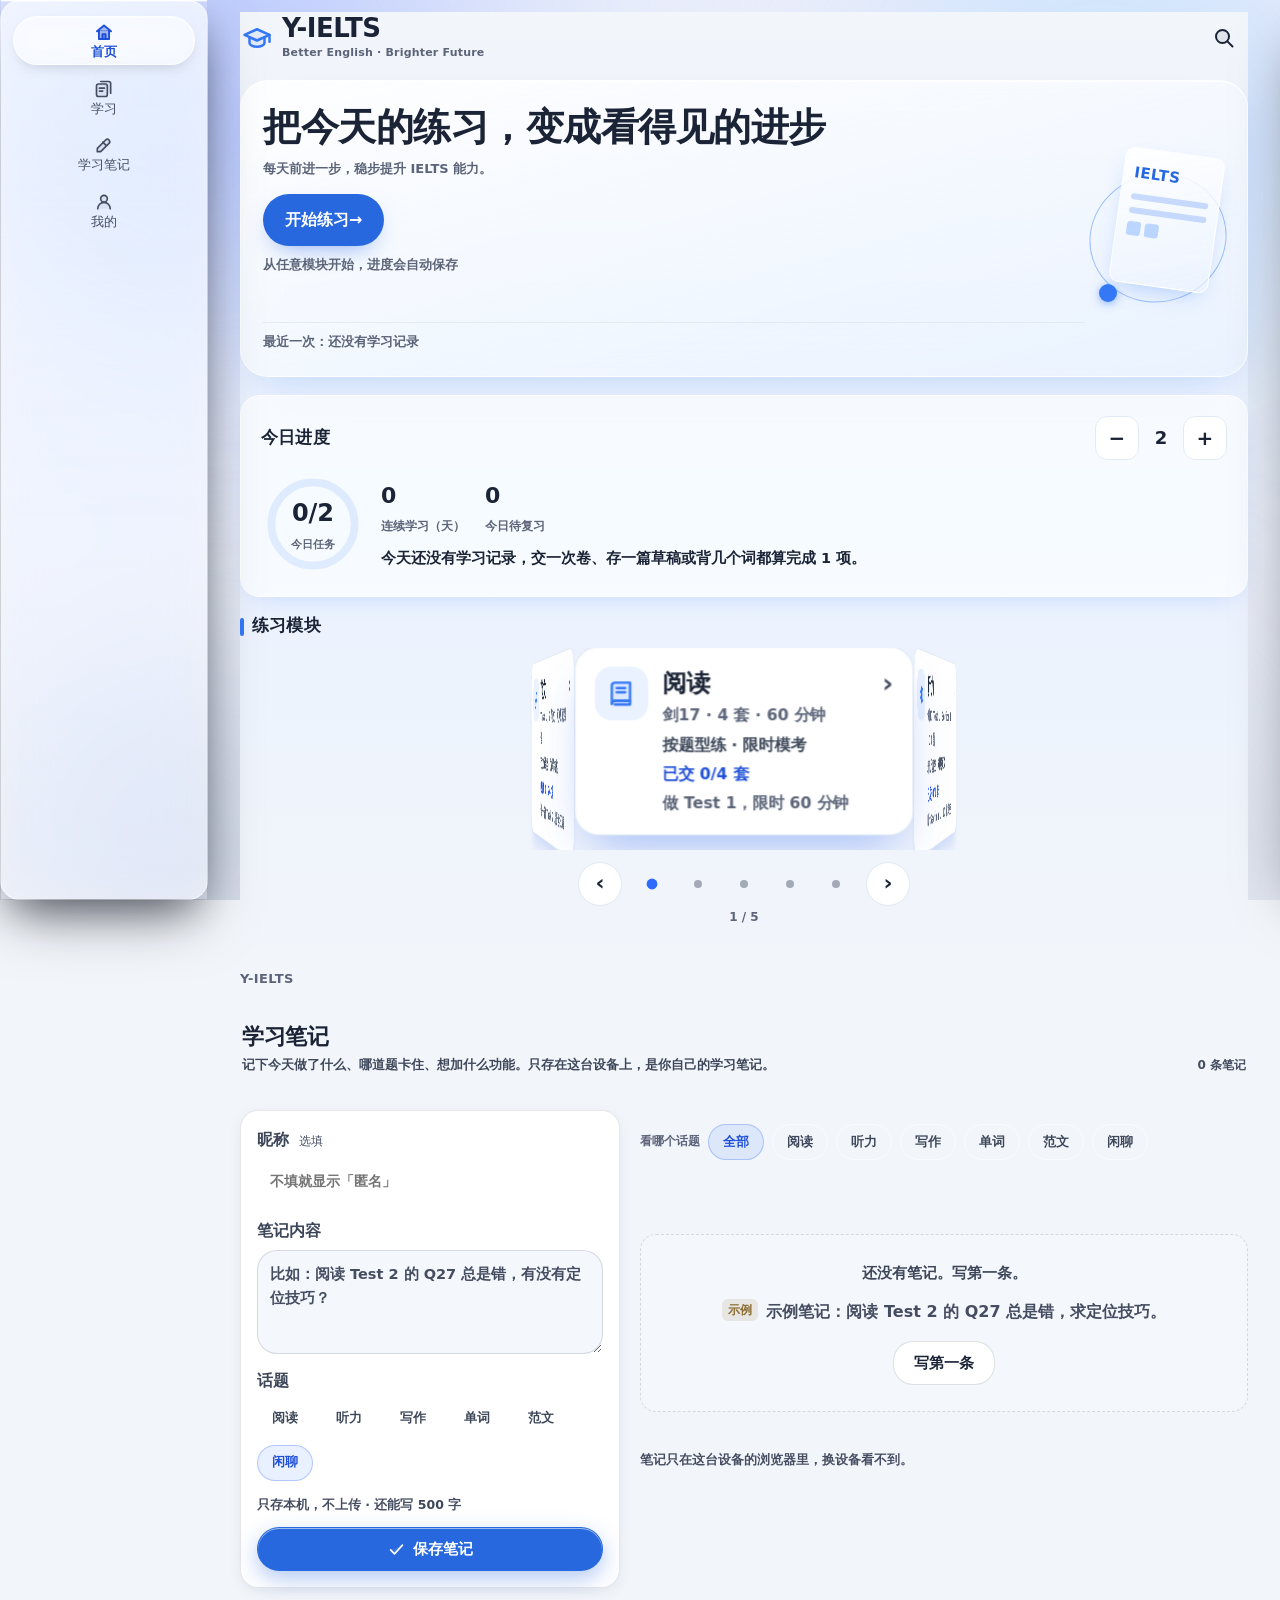
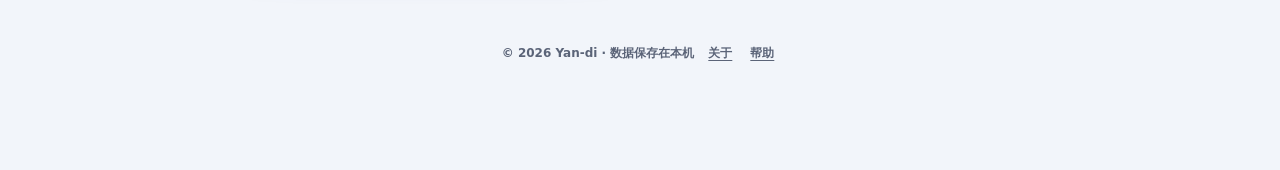
<file: y-ielts/index.html>
<!DOCTYPE html>
<!--
  Y-IELTS · index.html
  本次修改点（iOS 移动端移植 + 雅思写作范文库）：
    1) 顶部新增主题开关按钮 #btnTheme（Theme 模块驱动，三态：跟随系统 / 浅色 / 深色）
    2) <head> 内新增一段内联脚本：首屏绘制前读取 localStorage 里的主题，避免刷新闪白
    3) 导航由 3 项扩为 4 项：阅读 Reading / 写作 Writing / 单词 Vocabulary / 范文 Essays
    4) 新增 #view-reading 视图：左文章右题目的机考双栏 + 移动端「文章/题目」切换
    5) 计时条、字数条、轮次条统一改用可复用组件类 .bar
    6) 所有主要按钮增加 data-icon，由 app.js 统一注入线性描边图标（文字包在 .lbl 中，
       便于动态改文案时不丢失图标）
    7) 新增脚本引入：icons.js / theme.js / components.js / reading-data.js / reading.js
    8) 适配 iOS：viewport-fit=cover、apple-mobile-web-app-* meta、安全区样式
       加载 ios.css；底部 Tabbar 替代顶部 nav（移动端）；44pt 最小可点击；
       字号 4 档动态缩放；下拉刷新 / 屏幕左缘右滑返回；范文视图页内转场动画
    9) 范文库改版：#view-essays 改为「侧栏筛选（搜索 / 题型 / 话题 / 难度 / 收藏 /
       生词本）+ 卡片网格」，#view-essay-detail 改为「题目 | 范文」左右分栏对照阅读，
       移动端降级单栏并支持「题目 / 范文」切换
   10) 新增生词本抽屉 #wbDrawer；新增 essays.css（白灰蓝三色 + 毛玻璃 + 非楷书中文）
   11) 范文正文支持「英文 / 译文 / 对照」三种阅读模式：#edMode 分段控件，
       中文译文单独成块（数据在 essay-zh.js），与英文原文严格分离
   12) 词典发音：新增 audio.js（本地音频 → IndexedDB → 在线接口 → 系统 TTS →
       明确提示 的分层降级，v6 起禁止最后一级静默跳过）、audio.css（喇叭按钮）、
       发音选择器 #selAccent + 实际语音提示 #accentNote、
       sw.js（离线缓存本地与在线发音）；本地音频由 scripts/fetch_audio.js 生成
   13) 【最终优化】详情页头部新增顺序导航 .ed-steps（#btnPrevEssay / #edStepIdx /
       #btnNextEssay），跟随当前筛选顺序；生词本抽屉补 role="dialog" +
       aria-modal + aria-hidden 切换；顶栏各图标按钮补 aria-label；
       #esStat 加 aria-live；新增 meta description
   14) 【综合修订 · 阅读】计时器与「交卷」按钮上移到顶栏右侧的 #examHud
       （仅在阅读视图显示）；题目栏新增「待检查 N」快速跳转与三态图例；
       新增 reading-answers.js（标准答案，供交卷后判分）
   15) 【综合修订 · 写作】#editor 开启原生拼写检查；字数条下新增 #wcNote
       （未达最低字数额色提醒）；新增衔接词统计面板 #cohBox / #cohList
   16) 【综合修订 · 单词】掌握率由线性进度条改为环形进度条 #masterRing，
       新增近 8 轮正确率趋势 #trendChart；词库为空时给引导按钮
   17) 【综合修订 · 数据】顶栏新增「清空所有本地数据」入口 #btnWipe
       （二次确认后清空 localStorage 并刷新）
   18) 【综合修订 · 顶栏自适应】HUD 进顶栏后 1180–1300px 会挤坏品牌文字与
       「数据保存在本机」徽章：styles.css 末段给顶栏子项统一 nowrap + flex:none
       并按宽度逐档让位；ios.css 末段把移动端顶栏改成两行（品牌 + 图标 /
       整行 HUD）。DOM 未变，纯 CSS 重排。
   19) 【Logo 更换】炎帝 Yan-di 风格图标接入：head 新增 favicon(32) /
       apple-touch-icon(180) / manifest；页眉 brand-mark 由内联 SVG 换为
       512 透明底 <img>（外层白底圆角卡片保证浅色页眉辨识度，深色模式
       图形反白）；新增 manifest.json（PWA，192 + 512 两档 icons）。
   20) 【起始动画】body 顶部新增全屏 .yd-splash（#ydSplash，z-index 9999），
       样式在 styles.css 第 18 节；内联脚本负责金色粒子、3.4s 自动淡出、
       点击 / 跳过按钮 / Esc 提前结束；prefers-reduced-motion 下不跑粒子、
       静态 logo 0.6s 后淡出。每次打开都播，不写 localStorage。
   21) 【v15 · 起始页】新增 #view-home 起始页（ splash 后的首屏 ）：只保留
       「开始练习 / 继续练习」两个主操作 + 阅读/听力/写作/单词/范文 5 个模块入口，
       无多余装饰与堆叠卡片；顶栏 nav 与底部 tabbar 首位新增「首页」按钮；
       boot() 首屏默认落 home（hash 指定范文时仍优先生效）；新增 Store 键
       lastView 记录上次练习模块（仅供「继续练习」跳转，不动任何老数据）。
   22) 【v15 · 主题同色】起始页与 splash 改用全站主题变量：liquid-glass.css
       第 26 节按 html[data-theme] 给 splash 换深浅两套底色与文字色，
       起始页玻璃卡片直接复用 --lg-glass 系 token，随主题开关实时同步。
  影响范围：全站结构；原有 Writing / Vocabulary / Reading 的 DOM id 保持不变；
            新增内容仅在 iOS 设备或 ≤ 900px 宽度时启用移动端特有样式。
-->
<html lang="zh-CN" data-theme="light">
<head>
<meta charset="UTF-8">
<meta name="viewport" content="width=device-width, initial-scale=1, viewport-fit=cover, user-scalable=no">
<meta name="apple-mobile-web-app-capable" content="yes">
<meta name="apple-mobile-web-app-status-bar-style" content="black-translucent">
<meta name="theme-color" content="#f2f5fc" media="(prefers-color-scheme: light)">
<meta name="theme-color" content="#0b1026" media="(prefers-color-scheme: dark)">
<meta name="description" content="Y-IELTS：阅读机考双栏练习、写作计时与草稿、单词记忆（含离线发音）、写作范文库（剑桥 17–19 真题 + 英文高分范文 + 逐段点评）。数据只存在本机浏览器。">
<!-- 社交分享卡片（微信 / 微博 / Slack 等） -->
<meta property="og:type" content="website">
<meta property="og:title" content="Y-IELTS · Reading &amp; Writing &amp; Vocabulary">
<meta property="og:description" content="雅思机考模拟器：阅读机考双栏 + 60 分钟计时、写作计时与衔接词统计、单词记忆离线发音、剑桥 17–19 写作范文库。纯前端，数据只存本机。">
<meta property="og:image" content="assets/yandi-ventures-icon.png">
<meta property="og:site_name" content="Y-IELTS">
<meta name="twitter:card" content="summary_large_image">
<meta name="twitter:title" content="Y-IELTS · Reading &amp; Writing &amp; Vocabulary">
<meta name="twitter:description" content="雅思机考模拟器：阅读机考双栏 + 计时、写作与衔接词统计、单词离线发音、剑桥 17–19 范文库。">
<meta name="twitter:image" content="assets/yandi-ventures-icon.png">
<title>Y-IELTS · Reading &amp; Writing &amp; Vocabulary</title>
<link rel="icon" href="favicon.ico" sizes="any">
<link rel="icon" type="image/png" href="assets/yandi-ventures-icon-32.png">
<link rel="apple-touch-icon" href="assets/yandi-ventures-icon-180.png">
<link rel="manifest" href="manifest.json">
<script>
/* 首屏前应用主题：直接读项目唯一的 localStorage 键 ielts.cbt.v1 */
(function () {
  try {
    var d = JSON.parse(localStorage.getItem('ielts.cbt.v1') || '{}');
    var m = d.theme || 'system';
    var dark = m === 'dark' || (m === 'system' && window.matchMedia &&
      window.matchMedia('(prefers-color-scheme: dark)').matches);
    document.documentElement.setAttribute('data-theme', dark ? 'dark' : 'light');
  } catch (e) { /* 忽略：保持默认浅色 */ }
})();
</script>
<link rel="stylesheet" href="assets/css/tokens.css">
<link rel="stylesheet" href="assets/css/styles.css">
<link rel="stylesheet" href="assets/css/ios.css">
<link rel="stylesheet" href="assets/css/essays.css">
<link rel="stylesheet" href="assets/css/audio.css">
<!-- Liquid Glass 覆盖层：必须最后加载，保证覆盖前述样式 -->
<link rel="stylesheet" href="assets/css/liquid-glass-v50.css">
<link rel="stylesheet" href="assets/css/liquid-glass-v57.css">
<link rel="stylesheet" href="assets/css/ui-iter.css">
<link rel="stylesheet" href="assets/css/home-v23.css">
    <link rel="stylesheet" href="assets/css/learn-v27.css">
    <link rel="stylesheet" href="assets/css/me-v29.css">
</head>
<body data-view="home">

<!-- ============================================================
     v18 0.2：去掉开屏启动页 —— 打开页面直接进入首页仪表盘，
     不再有「点击任意处进入 / 等待动画」这一步。
     原 splash DOM + 内联粒子脚本、styles.css 第 18 节、
     liquid-glass.css 第 26 节、body.yd-lock 锁滚动样式一并移除。
============================================================ -->

<!-- ============ 背景 ============ -->
<div class="bg" aria-hidden="true">
  <span class="blob b1"></span><span class="blob b2"></span>
  <span class="blob b3"></span><span class="blob b4"></span>
</div>

<!-- v11：站点顶栏已取消（与底栏重复，底栏 4 项为唯一导航）。
     顶栏原有功能去向：考试 HUD（计时 + 交卷）是考试壳自己的控制，原样
     移到 main 顶部独立成条（只在阅读/听力视图显示）；主题按钮迁入
     「我的」整页设置；复习入口由「我的」复习队列 / 错词本承接；
     「我的」入口由底栏承接；品牌 logo 入口由底栏「我的」与各页品牌行承接。 -->
<main class="wrap shell">
  <!-- 考试 HUD（原顶栏 #examHud，原样迁移：题号胶囊 + 计时器 + 交卷；
       新增 #examExit：作答态退出按钮，只在作答态可见，退出不交卷） -->
  <div class="exam-hud" id="examHud">
    <button class="qnav-pill" id="qnavPill" type="button" hidden
            title="题号导航：点击跳到题目栏题号格">题 — / —</button>
    <div class="timer" id="rTimer" role="timer" aria-label="考试剩余时间">
      <div class="timer-num mono" id="rTimerNum">60:00</div>
      <div class="bar"><i id="rTimerFill"></i></div>
    </div>
    <button class="btn btn-primary btn-sm" id="rBtnSubmit" data-icon="check">交卷</button>
    <!-- 听力交卷（与工具栏 #lBtnSubmit 同一 submit） -->
    <!-- P2-9：听力独立倒计时（30 分钟，首次播放即开始；到点自动交卷） -->
    <div class="timer" id="lTimer" role="timer" aria-label="听力考试剩余时间">
      <div class="timer-num mono" id="lTimerNum">30:00</div>
      <div class="bar"><i id="lTimerFill"></i></div>
    </div>
    <button class="btn btn-primary btn-sm" id="lBtnSubmitTop" data-icon="check" hidden>交卷</button>
    <button class="btn exam-exit" id="examExit" type="button">退出</button>
  </div>

  <!-- =========================================================
       VIEW 0 · 首页（v26：按示范图 2 全页对齐）
       ---------------------------------------------------------
       · 顶栏品牌行（毕业帽 + Y-IELTS + Better English ·
         Brighter Future + 搜索 + 铃铛；搜索进范文搜索，铃铛为
         诚实空态弹窗；品牌名仍用 Y-IELTS，副标题取图中文案）
       · 主轮播（v25 卡片不动；圆点/计数收到卡内左下/右下）：
         ① 继续练习 ② 今日学习 ③ 最近练习（原独立分区移入）
       · 进步卡（环从旧第 3 张移到这里）：环 + 我的学习进度 +
         今日已学习 + 横条 + > 去背单词
       · 快速入口（图 2 顺序与副标题）：听力/阅读/口语/写作；
         口语无真实模块，点开为诚实空态弹窗（非死按钮）
       · 热门推荐：HOT 卡 → 阅读；全部 > → 阅读；更多 > → 学习区
       · 底栏保持 4 项（全局导航；题库/数据无独立路由，并入
         学习区/我的；留言为现有功能，图里没有但不能砍）
       · 数据只读既有 Store；副标题“专业课程”未用（无课程）；
         今日已学习分母 = 词库实有词数，空库时如实写空态
       ========================================================= -->
  <section class="view is-active" id="view-home">
    <div class="hm-page">
      <!-- A · 顶栏品牌行 + 本地状态（铃铛已删：无通知系统，空弹窗不等于功能） -->
      <header class="hm-brand">
        <span class="hm-brand-cap" data-icon="cap"></span>
        <span class="hm-brand-text">
          <span class="hm-brand-name">Y-IELTS</span>
          <span class="hm-brand-sub">Better English · Brighter Future</span>
        </span>
        <span class="hm-brand-actions">
          <button class="hm-icon-btn" id="hmSearchBtn" type="button" data-icon="search" aria-label="搜索范文"></button>
        </span>
      </header>
      <!-- D4：品牌区只留 logo + 一句 slogan（手册 04）；状态行删，信息在笔记页脚/我的关于已有 -->

      <!-- B · 主视觉：今日继续（专用 hero，非轮播；轨道插画复用，慢转 only） -->
      <section class="hm-hero" aria-label="今日继续">
        <div class="hm-hero-text">
          <h1 class="hm-hero-title">把今天的练习，变成看得见的进步</h1>
          <p class="hm-hero-sub">每天前进一步，稳步提升 IELTS 能力。</p>
          <button class="hm-hero-cta" id="homeContinue" type="button">
            <span class="lbl">开始练习</span>
          </button>
          <p class="hm-hero-hint" id="homeContinueHint" aria-live="polite"></p>
          <div class="hm-hero-bar" id="homeNextBar" hidden>
            <div class="bar"><i id="homeNextFill"></i></div>
            <em id="homeNextBarLabel"></em>
          </div>
          <p class="hm-hero-latest" id="hmLatestLine"></p>
        </div>
        <div class="hm-hero-art" aria-hidden="true">
          <div class="hmc-orbit"></div>
          <div class="hmc-doc"><b>IELTS</b><i></i><i></i><span></span><span></span></div>
          <div class="hmc-orb"></div>
        </div>
      </section>

      <!-- C · 今日进度（D4/手册 04）：一条细环 + 三个数字（今日/连续/待复习），数字比标签重；
           目标加减器保留；原 D 本周概览整块删除（四连零统计条），hmStreak/hmDue 迁入本块，JS 按 id 填充不受影响 -->
      <section class="hm-goal" aria-label="今日进度">
        <div class="hm-goal-head">
          <h2 class="hm-goal-title">今日进度</h2>
          <div class="hm-goal-stepper" role="group" aria-label="调整每日目标">
            <button type="button" id="hmGoalMinus" aria-label="目标减一">−</button>
            <span id="hmGoalTarget">2</span>
            <button type="button" id="hmGoalPlus" aria-label="目标加一">+</button>
          </div>
        </div>
        <div class="hm-goal-body">
          <div class="hm-goal-ring-wrap">
            <svg class="hm-goal-ring" viewBox="0 0 160 160" aria-hidden="true">
              <circle class="hm-goal-ring-track" cx="80" cy="80" r="64"></circle>
              <circle class="hm-goal-ring-fill" id="hmGoalRingFill" cx="80" cy="80" r="64"></circle>
            </svg>
            <div class="hm-goal-ring-center"><b id="hmGoalNum">0/2</b><span>今日任务</span></div>
          </div>
          <div class="hm-goal-main">
            <div class="hm-prog-nums">
              <div class="hm-prog-num"><b id="hmStreak">0</b><span>连续学习（天）</span></div>
              <div class="hm-prog-num"><b id="hmDue">0</b><span>今日待复习</span></div>
            </div>
            <p class="hm-goal-text" id="hmGoalText"></p>
          </div>
        </div>
      </section>

      <!-- E · 练习模块：V3 转盘在此（手册 03 原定在学习区，V3 落在首页已验证通过，D4 不搬）；
           因此“练习模块”标题保留 —— 它仍在标注真实内容，不适用手册 04“下面没东西了删标题”；
           进度与下一步均为真实数据 -->
      <section class="hm-sec" aria-label="练习模块">
        <div class="hm-sec-head">
          <h2 class="hm-sec-title">练习模块</h2>
        </div>
        <!-- V3（D3 旋转模式）：练习模块改为手动五面 3D 转盘。面片仍是
             .hm-go + data-view 原生按钮，点击走 app.js 既有绑定（本文件不加
             任何 click）；图标/文案/进度与下一步的真实 ID 原样保留，数据仍由
             app.js 写入。无自动轮播，转动层无玻璃模糊（手册 8.1）。 -->
        <div class="t5" id="modTurntable" role="region" aria-roledescription="carousel" aria-label="练习模块">
          <div class="t5-stage">
            <div class="t5-wheel" id="t5Wheel">
              <button class="t5-face hm-go" type="button" data-view="reading">
                <span class="hm-mod-ic" data-icon="book"></span>
                <span class="t5-main">
                  <b class="t5-name">阅读</b>
                  <span class="t5-meta">剑17 · 4 套 · 60 分钟</span>
                  <span class="t5-desc">按题型练 · 限时模考</span>
                  <span class="t5-prog" id="hmModReading">已交 0/4 套</span>
                  <span class="t5-nextline" id="hmModReadingNext">做 Test 1，限时 60 分钟</span>
                </span>
                <span class="t5-go" aria-hidden="true">›</span>
              </button>
              <button class="t5-face hm-go" type="button" data-view="listening">
                <span class="hm-mod-ic" data-icon="volume"></span>
                <span class="t5-main">
                  <b class="t5-name">听力</b>
                  <span class="t5-meta">剑17 Test 1 · Section 1 · 10 题</span>
                  <span class="t5-desc">精听填空 · 对照原文</span>
                  <span class="t5-prog" id="hmModListening">已交 0/1 套</span>
                  <span class="t5-nextline" id="hmModListeningNext">听 Section 1，10 道填空</span>
                </span>
                <span class="t5-go" aria-hidden="true">›</span>
              </button>
              <button class="t5-face hm-go" type="button" data-view="writing">
                <span class="hm-mod-ic" data-icon="pen"></span>
                <span class="t5-main">
                  <b class="t5-name">写作</b>
                  <span class="t5-meta">Task 1 · Task 2 · 保存历史</span>
                  <span class="t5-desc">限时写作 · 本地存稿</span>
                  <span class="t5-prog" id="hmModWriting">未开始</span>
                  <span class="t5-nextline" id="hmModWritingNext">写 Task 2，先列三段提纲</span>
                </span>
                <span class="t5-go" aria-hidden="true">›</span>
              </button>
              <button class="t5-face hm-go" type="button" data-view="vocab">
                <span class="hm-mod-ic" data-icon="cards"></span>
                <span class="t5-main">
                  <b class="t5-name">单词</b>
                  <span class="t5-meta">词库 · 拼写默写 · 错题本</span>
                  <span class="t5-desc">背词默写 · 到期复习</span>
                  <span class="t5-prog" id="hmModVocab">未开始</span>
                  <span class="t5-nextline" id="hmModVocabNext">载入示例词表，先背 10 个</span>
                </span>
                <span class="t5-go" aria-hidden="true">›</span>
              </button>
              <button class="t5-face hm-go" type="button" data-view="essays">
                <span class="hm-mod-ic" data-icon="edit"></span>
                <span class="t5-main">
                  <b class="t5-name">范文</b>
                  <span class="t5-meta">Task 1 / 2 范文 · 可收藏跟读</span>
                  <span class="t5-desc">范文跟读 · 仿写结构</span>
                  <span class="t5-prog" id="hmModEssays">收藏 0 / 0 篇</span>
                  <span class="t5-nextline" id="hmModEssaysNext">读一篇 Task 2，跟读三遍</span>
                </span>
                <span class="t5-go" aria-hidden="true">›</span>
              </button>
            </div>
          </div>
          <div class="t5-ctrl">
            <button class="t5-arrow" id="t5Prev" type="button" aria-label="上一个模块">‹</button>
            <div class="t5-dots" role="group" aria-label="选择模块">
              <button class="t5-dot" type="button" data-index="0" aria-label="阅读"></button>
              <button class="t5-dot" type="button" data-index="1" aria-label="听力"></button>
              <button class="t5-dot" type="button" data-index="2" aria-label="写作"></button>
              <button class="t5-dot" type="button" data-index="3" aria-label="单词"></button>
              <button class="t5-dot" type="button" data-index="4" aria-label="范文"></button>
            </div>
            <button class="t5-arrow" id="t5Next" type="button" aria-label="下一个模块">›</button>
          </div>
          <p class="t5-count" aria-hidden="true"><span id="t5Count">1 / 5</span></p>
        </div>
      </section>

      <!-- D4/手册 04：F 最近练习整块删除 —— “最近一次”只有 hero 里的 #hmLatestLine 一条；
           趋势线在“我的”成绩趋势里已有；三处“暂无记录”文案减至 1 处。JS 的 hmRecentList/hmTrendLine
           写入均有空 guard，不改 JS。 -->
    </div>
  </section>

  <!-- =========================================================
       VIEW 0.5 · LEARN（学习区：五个模块收进独立页，不在首页里）
       ========================================================= -->
  <section class="view" id="view-learn">
    <p class="page-brand">Y-IELTS</p>
    <header class="learn-head">
      <div class="learn-t">
        <h2>学习区</h2>
      </div>
      <div class="learn-meta" id="learnMeta" hidden></div>
    </header>

    <!-- v27：学习区改为可扫描统一卡片列表（按评审：入口区适合快速扫描，
         不再每卡 3D 旋转；每卡只留名 + 图标、题数 / 时长、最近状态、
         一个主动作、一个简明进度；状态 chip / 细条沿用既有真实记录，
         learn-carousel.js 因无 #learnCarousel 而整体 no-op，安全休眠） -->
    <div class="ln-list" aria-label="五个练习模块">
      <button class="ln-card hm-go" type="button" data-view="reading">
        <span class="ln-qi" data-icon="book"></span>
        <span class="ln-main">
          <span class="ln-top"><b class="ln-name">阅读</b><span class="ln-meta">40 题 · 60 分钟</span></span>
          <span class="ln-next" id="lnReading">下一步：做 Test 1，限时 60 分钟</span>
          <span class="ln-meter" id="lmReading" hidden><i></i><em></em></span>
        </span>
        <span class="ln-side">
          <span class="ln-chip" id="lcReading">未开始</span>
          <span class="ln-act">开始阅读 ›</span>
        </span>
      </button>
      <button class="ln-card hm-go" type="button" data-view="listening">
        <span class="ln-qi" data-icon="volume"></span>
        <span class="ln-main">
          <span class="ln-top"><b class="ln-name">听力</b><span class="ln-meta">10 题 · 30 分钟</span></span>
          <span class="ln-next" id="lnListening">下一步：听 Section 1，10 道填空</span>
        </span>
        <span class="ln-side">
          <span class="ln-chip" id="lcListening">未开始</span>
          <span class="ln-act">开始听力 ›</span>
        </span>
      </button>
      <button class="ln-card hm-go" type="button" data-view="writing">
        <span class="ln-qi" data-icon="pen"></span>
        <span class="ln-main">
          <span class="ln-top"><b class="ln-name">写作</b><span class="ln-meta">2 篇 · 60 分钟</span></span>
          <span class="ln-next" id="lnWriting">下一步：写 Task 2，先列三段提纲</span>
          <span class="ln-meter" id="lmWriting" hidden><i></i><em></em></span>
        </span>
        <span class="ln-side">
          <span class="ln-chip" id="lcWriting">未开始</span>
          <span class="ln-act">继续写作 ›</span>
        </span>
      </button>
      <button class="ln-card hm-go" type="button" data-view="vocab">
        <span class="ln-qi" data-icon="cards"></span>
        <span class="ln-main">
          <span class="ln-top"><b class="ln-name">单词</b><span class="ln-meta">50 词一轮 · 随到随练</span></span>
          <span class="ln-next" id="lnVocab">下一步：载入示例词表，先背 10 个</span>
          <span class="ln-meter" id="lmVocab" hidden><i></i><em></em></span>
        </span>
        <span class="ln-side">
          <span class="ln-chip" id="lcVocab">未开始</span>
          <span class="ln-act">开始背词 ›</span>
        </span>
      </button>
      <button class="ln-card hm-go" type="button" data-view="essays">
        <span class="ln-qi" data-icon="edit"></span>
        <span class="ln-main">
          <span class="ln-top"><b class="ln-name">范文</b><span class="ln-meta">24 篇 · 随时读</span></span>
          <span class="ln-next" id="lnEssays">下一步：读一篇 Task 2，跟读三遍</span>
        </span>
        <span class="ln-side">
          <span class="ln-chip" id="lcEssays">24 篇</span>
          <span class="ln-act">浏览范文 ›</span>
        </span>
      </button>
    </div>
  </section>

  <!-- =========================================================
       VIEW 0.6 · COMMENTS（学习笔记：独立页，本地保存，无需登录）
       ========================================================= -->
  <section class="view" id="view-comments">
    <p class="page-brand">Y-IELTS</p>
    <header class="learn-head">
      <div class="learn-t">
        <h2>学习笔记</h2>
        <p>记下今天做了什么、哪道题卡住、想加什么功能。只存在这台设备上，是你自己的学习笔记。</p>
      </div>
      <div class="learn-meta" id="cmCount">0 条笔记</div>
    </header>

    <form class="cm-form" id="cmForm" autocomplete="off" novalidate>
      <div class="cm-field">
        <label class="cm-label" for="cmName">昵称 <span class="cm-opt">选填</span></label>
        <input class="inp cm-name" id="cmName" name="cmName" type="text"
               maxlength="20" placeholder="不填就显示「匿名」">
      </div>
      <div class="cm-field">
        <label class="cm-label" for="cmText">笔记内容</label>
        <textarea class="cm-text" id="cmText" name="cmText" rows="3" maxlength="500"
                  aria-required="true" aria-describedby="cmHint cmErr"
                  placeholder="比如：阅读 Test 2 的 Q27 总是错，有没有定位技巧？"></textarea>
      </div>
      <!-- v7：话题标签（只给本机笔记分类，不接后端、不代表已共享） -->
      <div class="cm-field">
        <span class="cm-label" id="cmTagLabel">话题</span>
        <div class="cm-tags" id="cmTagPicker" role="group" aria-labelledby="cmTagLabel">
          <button class="cm-tag" type="button" data-tag="阅读" aria-pressed="false">阅读</button>
          <button class="cm-tag" type="button" data-tag="听力" aria-pressed="false">听力</button>
          <button class="cm-tag" type="button" data-tag="写作" aria-pressed="false">写作</button>
          <button class="cm-tag" type="button" data-tag="单词" aria-pressed="false">单词</button>
          <button class="cm-tag" type="button" data-tag="范文" aria-pressed="false">范文</button>
          <button class="cm-tag is-on" type="button" data-tag="闲聊" aria-pressed="true">闲聊</button>
        </div>
      </div>
      <p class="cm-err" id="cmErr" role="alert" hidden></p>
      <div class="cm-bar">
        <span class="cm-hint" id="cmHint">只存本机，不上传 · 还能写 <b id="cmLeft">500</b> 字</span>
        <button class="btn btn-primary cm-send" id="cmSend" type="submit" data-icon="check">保存笔记</button>
      </div>
    </form>

    <!-- v7：话题筛选（只筛本机列表，不改条数统计） -->
    <div class="cm-filter" id="cmFilter" role="group" aria-label="按话题筛选笔记">
      <span class="cm-filter-label">看哪个话题</span>
      <button class="cm-tag is-on" type="button" data-filter="全部" aria-pressed="true">全部</button>
      <button class="cm-tag" type="button" data-filter="阅读" aria-pressed="false">阅读</button>
      <button class="cm-tag" type="button" data-filter="听力" aria-pressed="false">听力</button>
      <button class="cm-tag" type="button" data-filter="写作" aria-pressed="false">写作</button>
      <button class="cm-tag" type="button" data-filter="单词" aria-pressed="false">单词</button>
      <button class="cm-tag" type="button" data-filter="范文" aria-pressed="false">范文</button>
      <button class="cm-tag" type="button" data-filter="闲聊" aria-pressed="false">闲聊</button>
    </div>

    <ul class="cm-list" id="cmList" aria-live="polite"></ul>
    <p class="cm-nomatch" id="cmNomatch" hidden>这个话题下还没有笔记，写第一条吧。</p>

    <div class="cm-empty" id="cmEmpty">
      <p class="cm-empty-t">还没有笔记。写第一条。</p>
      <div class="cm-empty-demo">
        <span class="cm-badge">示例</span>
        <p>示例笔记：阅读 Test 2 的 Q27 总是错，求定位技巧。</p>
      </div>
      <button class="cm-first" id="cmFirst" type="button">写第一条</button>
    </div>

    <p class="cm-foot">
      <span>笔记只在这台设备的浏览器里，换设备看不到。</span>
      <button class="cm-clear" id="cmClear" type="button" hidden>清空全部</button>
    </p>
  </section>


  <!-- =========================================================
       VIEW · 我的（v11：由半屏抽屉改为独立整页，与其他主页面同级；
       内容与 id 原样迁移：总览 / 趋势 / 词库 / 设置 / 数据管理 / 关于 /
       更新日志；主题按钮由原顶栏迁入设置区；不再套抽屉面板玻璃）
       ========================================================= -->
  <section class="view" id="view-me">
    <!-- D4 顶栏一致性：与其他三视图同为 page-brand 小字行 + learn-head 标题（原 h2 直接写 Y-IELTS） -->
    <p class="page-brand">Y-IELTS</p>
    <header class="learn-head">
      <div class="learn-t">
        <h2>我的</h2>
      </div>
    </header>
    <div class="me-body">

      <!-- ② 个人学习总览（D4/手册 05：两种规格 —— Band/掌握进度是大卡 40px 数字；
           交卷次数/词数/待复习是小字行；390 下 2 列网格，第一张跨两列） -->
      <section class="me-sec">
        <h4 class="me-sec-t">学习总览</h4>
        <div class="me-stat-grid me-stat-d4">
          <div class="me-stat me-stat-lg"><b id="meBand">—</b><span>最新 Band</span></div>
          <div class="me-stat me-stat-lg"><b id="meMaster">0%</b><span>掌握进度</span></div>
          <div class="me-stat me-stat-sm"><span>交卷次数</span><b id="meSubmits">0</b></div>
          <div class="me-stat me-stat-sm"><span>词库词数</span><b id="meWords">0</b></div>
          <div class="me-stat me-stat-sm"><span>今日待复习</span><b id="meDue">0</b></div>
        </div>
      </section>

      <!-- v13：学习仪表盘（Band.pk 式本地仪表盘；只读既有 ielts.cbt.v1 数据；
           v29：目标 Band 下拉可设，存新键 targetBand，进度按最新 Band 与目标算差值；
           写作不评分，只列草稿与历史数；无记录时各行给空态文案，不画假数据） -->
      <section class="me-sec">
        <h4 class="me-sec-t">学习仪表盘</h4>
        <div class="me-dash">
          <div class="me-dash-band">
            <b id="meDashBand">—</b>
            <span>最新 Band</span>
            <em id="meDashBandMeta">暂无记录，交卷后自动记录</em>
          </div>
          <div class="me-dash-target" id="meTargetBox">
            <!-- D4/手册 05：label 与选择器基线对齐的行容器，flex + 高 40px -->
            <div class="me-target-row">
              <label for="meTargetSel">目标 Band</label>
              <select id="meTargetSel" aria-label="目标 Band">
              <option value="">未设</option>
              <option value="4.0">4.0</option>
              <option value="4.5">4.5</option>
              <option value="5.0">5.0</option>
              <option value="5.5">5.5</option>
              <option value="6.0">6.0</option>
              <option value="6.5">6.5</option>
              <option value="7.0">7.0</option>
              <option value="7.5">7.5</option>
              <option value="8.0">8.0</option>
              <option value="8.5">8.5</option>
              <option value="9.0">9.0</option>
            </select>
            </div>
            <p class="me-target-prog" id="meTargetProg">先定一个目标，交卷后开始算进度</p>
            <div class="me-target-bar" id="meTargetBar" hidden><i id="meTargetFill"></i></div>
          </div>
          <div class="me-dash-streak">
            <b id="meDashStreak">0</b><span>连续学习（天）</span>
            <i class="me-dash-hint" id="meDashStreakHint">今天还没开始</i>
            <span class="ov-dots" id="meDashDots" aria-hidden="true"></span>
          </div>
          <p class="me-dash-note">Band 按答对题数换算；听力仅 Section 1，分数为折算预估，仅供参考。</p>
        </div>
      </section>

      <!-- ③ 成绩趋势（D4/手册 05：无数据时整块不渲染，由 me.js 按 hist 显隐；空态只留仪表盘 meta 一处） -->
      <section class="me-sec" id="meSecTrend">
        <h4 class="me-sec-t">成绩趋势</h4>
        <div class="me-trend" id="meTrendBody"></div>
      </section>

      <!-- v29：分模块记录（D4/手册 05：无数据时整块不渲染，由 me.js 显隐） -->
      <section class="me-sec" id="meSecSkills">
        <h4 class="me-sec-t">分模块记录</h4>
        <div class="me-dash-skills" id="meDashSkills"></div>
      </section>

      <!-- ④ 我的词库 -->
      <section class="me-sec">
        <h4 class="me-sec-t">我的词库</h4>
        <div class="me-stat-grid me-stat-3">
          <div class="me-stat"><b id="meDeckAll">0</b><span>词库总数</span></div>
          <div class="me-stat"><b id="meDeckWrong">0</b><span>错词本</span></div>
          <div class="me-stat"><b id="meDeckDue">0</b><span>待复习</span></div>
        </div>
        <div class="me-acts">
          <button class="btn btn-sm" id="meBtnWrong" type="button" data-icon="cards">错词本</button>
          <button class="btn btn-sm" id="meBtnDue" type="button" data-icon="target">复习队列</button>
        </div>
      </section>

      <!-- ⑤a 设置：主题（v11：由原顶栏迁入；v14：单循环按钮改三段选择，机制与数据不变） -->
      <section class="me-sec">
        <h4 class="me-sec-t">设置 · 主题</h4>
        <div class="me-theme-seg" id="btnTheme" role="group" aria-label="主题">
          <button type="button" data-theme="light">浅色</button>
          <button type="button" data-theme="dark">深色</button>
          <button type="button" data-theme="system">跟随系统</button>
        </div>
        <p class="me-note">浅色 / 深色 / 跟随系统，点选即切换，刷新后保持。</p>
      </section>

      <!-- ⑤ 设置：正文字号（4 档，与顶栏旧字号按钮同机制） -->
      <section class="me-sec">
        <h4 class="me-sec-t">设置 · 正文字号</h4>
        <div class="me-font-btns" id="meFontBtns" role="group" aria-label="正文字号">
          <button type="button" data-lv="0">较小</button>
          <button type="button" data-lv="1">标准</button>
          <button type="button" data-lv="2">较大</button>
          <button type="button" data-lv="3">特大</button>
        </div>
      </section>

      <!-- ⑤b 设置：玻璃透明度（v18 0.1/0.3 从顶栏移入「我的」） -->
      <section class="me-sec">
        <h4 class="me-sec-t">设置 · 玻璃透明度</h4>
        <div class="me-glass-row">
          <span class="mgr-lbl">玻璃</span>
          <input type="range" class="glass-op-range" id="glassOp" min="0" max="100" value="50" aria-label="玻璃透明度">
          <span class="glass-op-val">50%</span>
        </div>
        <div class="mgr-scale" aria-hidden="true">
          <span>0 清晰</span><span>25</span><span class="is-mid">50</span><span>75</span><span>100 通透</span>
        </div>
        <p class="me-note">左 = 清晰（接近实色），右 = 通透（玻璃感明显）；拖动实时生效，刷新与切换主题后保持，默认 50%。</p>
      </section>

      <!-- ⑥ 数据管理（从顶栏移入；清空仍走二次确认） -->
      <section class="me-sec">
        <h4 class="me-sec-t">数据管理</h4>
        <div class="me-acts">
          <button class="btn btn-sm" id="meBtnExport" type="button" data-icon="download">导出全部数据</button>
          <button class="btn btn-sm" id="meBtnImport" type="button" data-icon="doc">导入数据</button>
          <button class="btn btn-sm" id="meBtnShare" type="button" data-icon="copy">复制分享链接</button>
          <button class="btn btn-sm btn-danger" id="meBtnClear" type="button" data-icon="trash">清空所有数据</button>
        </div>
        <p class="me-note">所有数据只保存在本机浏览器；换设备、清理缓存前，建议先导出备份。</p>
      </section>

      <!-- ⑦ 关于（页脚「关于」入口指向同一区域，不另做第二套） -->
      <section class="me-sec" id="meAbout">
        <h4 class="me-sec-t">关于</h4>
        <p class="me-about-p"><b>Y-IELTS</b> 是 Yan-di 出品的雅思机考备考工具，覆盖阅读、听力、写作、单词、范文五大模块；所有练习记录与设置只保存在本机浏览器，无需登录，可离线使用。</p>
        <p class="me-about-p"><b>版本</b>：v40 · 2026-10-26 · 本地存储键 <code>ielts.cbt.v1</code></p>
        <p class="me-about-p"><b>题源说明</b>：当前内置《剑桥雅思 17》Test 1 一套完整题目（阅读 / 听力 / 写作 Task 1&2）；剑 18、剑 19 为扫描版、无文字层，暂无法自动抽题入库，后续获取文字版后补充。</p>
        <p class="me-about-p"><b>本地存储</b>：练习记录、词库、主题、字号等均保存在浏览器 localStorage；清空浏览器数据前请先在此导出备份。</p>
      </section>

      <!-- ⑧ 更新日志（v18 商业化：买家能看到产品在持续更新） -->
      <section class="me-sec" id="meChangelog">
        <h4 class="me-sec-t">更新日志</h4>
        <ul class="me-log">
          <li><b>v40</b><span>2026-10-26</span><p>清理：删除未被引用的旧样式文件；About 版本校正；单词掌握口径文案统一为“不在错词本”。</p></li>
          <li><b>v39</b><span>2026-10-26</span><p>Clear Glass 2.0 设计系统基础：页面底改冷调近白蓝，主色改科技蓝（文字与按钮取深档保对比度），首页主视觉加内侧高光；深色不动。</p></li>
          <li><b>super.5</b><span>2026-10-24</span><p>学习区改为翻转行：左边两行（模块名 + 题数时长 / 下一步整句，手机上也不再隐藏），右边只留一个状态 chip 和箭头；没开始的模块不再画空进度条；留言区补齐表单标签、空内容提示、提交中与写入失败可重试、删除与清空的二次确认，没有留言时给空态和「写第一条」，示例内容单独标注且不计入条数。</p></li>
          <li><b>super.4</b><span>2026-10-24</span><p>首页与学习区分开：首页只留概览、继续练习与「进入学习区」，五个模块收进独立学习区页；新增独立留言区（本地保存、无需登录，示例内容明确标注）；底栏改为 首页 / 学习 / 留言 / 我的；首页日期药丸从源码删除。</p></li>
          <li><b>super.3</b><span>2026-10-24</span><p>首页结构重做：五张高卡改为五行紧凑模块行（图标 / 名称 + 时长题数难度 / 一句介绍 / 进度条 + 下一步 / 箭头），概览、继续练习、五模块一屏纵深排列；1194×834 下整页 835px，不再有大片空白。</p></li>
          <li><b>super.2</b><span>2026-10-24</span><p>范文筛选列 244→300px、内部字号 11→12.5px；题号格触靶外扩到 44×44、旗标 13→16px；全站图标收敛到一个主色（不再五卡五色，靠形状区分）；写作默认进 Task 2，左栏「四段提纲」直链可见；题源选择器标出每本题量，缺题目的套置灰并给提示。</p></li>
          <li><b>super</b><span>2026-10-24</span><p>阅读着陆页重做（先给成绩卡与「重做本套」，逐题回顾收进折叠）；单词开始键全站唯一并放到设置正下方；首页五卡加颜色区分、时长/题数/难度标签与进度条，状态行写明下一步；「继续练习」改跟最近交卷与未完成进度，不再跟上次浏览；「我的」打开时数字实时刷新；退出练习文案改成与实际行为一致；写作编辑器说明移到下方一行，清空按钮降权。</p></li>
          <li><b>v18.2</b><span>2026-10-24</span><p>修玻璃透明度滑杆：拖到任意档位后刷新、切主题都保持，不再弹回 50%（根因是滑杆与数据层两个写者互相覆盖）。</p></li>
          <li><b>v18.1</b><span>2026-10-24</span><p>图标升级为双色描边（2px 线宽 + 8% 同色填充，五模块图标补内部细节）；触屏可点控件统一 ≥44px；玻璃升到 28px / 190% 饱和。</p></li>
          <li><b>v18</b><span>2026-10-24</span><p>界面换代：顶栏瘦身至 56px、首页新增「今日概览」与五卡进度、玻璃壳体统一（噪点 + 双层高光 + 更深投影）、图标统一加粗；阅读时间到自动交卷。</p></li>
          <li><b>v17.3</b><span>2026-10-24</span><p>修单词学习循环（每词计数、轮次、翻卡背面、特大字号重叠）、阅读计分分类 11/11/9/9、听力原文播放前隐藏、底栏不再遮挡、范文来源去重。</p></li>
          <li><b>v17.2</b><span>2026-10-23</span><p>题号导航改紧凑可收起、左上角汇总区减为单层、首页五卡加介绍、宽屏三按钮组居中、单词连点加闸门（真机复测中）。</p></li>
          <li><b>v17.0</b><span>2026-10-22</span><p>阅读空白卷标注与直接开始、听力考试条与 30 分钟计时、范文朗读、主题三态、玻璃透明度滑杆。</p></li>
        </ul>
      </section>
    </div>
  </section>


  <!-- =========================================================
       VIEW 1 · READING
       ========================================================= -->
  <section class="view" id="view-reading">
    <div class="r-toolbar glass">
      <div class="tb-left">
        <div class="field">
          <label for="rSelTest">题源</label>
          <select id="rSelTest"></select>
        </div>
        <span class="chip" id="rChip">共 40 题</span>
        <button type="button" class="mchip" id="rMarkChip"
                title="循环跳转到下一道「待检查」题">待检查 0</button>
        <span class="tb-hint">题号：点数字跳转 · 点右上角 ⚑ 标记待检查 · 选中文章可高亮</span>
      </div>
      <div class="tb-right">
        <button class="btn" id="rBtnTrend" type="button">📈 成绩趋势</button>
        <button class="btn" id="rBtnTimer" data-icon="play">开始计时</button>
        <button class="btn" id="rBtnReset" data-icon="reset">重置</button>
      </div>
    </div>

    <!-- v18 0.4：首屏空白卷标注 + 直接开始入口（v15 旧账落地）。
         未开始（未计时且未作答）时显示；点「直接开始」不计时直接开做，
         点「开始计时」进 60 分钟模考，或点 ✕ 收起。 -->
    <div class="r-start glass" id="rStart">
      <div class="rs-t">
        <b>空白卷</b>
        <span>可以直接开做（不计时）；也可点上方「开始计时」进入 60 分钟模考。题号格点数字跳转，旗标标记待检查。</span>
      </div>
      <button class="btn btn-primary btn-sm" id="rBtnGo" type="button" data-icon="play">直接开始</button>
      <button class="icon-btn rs-close" id="rBtnStartClose" type="button" aria-label="收起空白卷提示">✕</button>
    </div>

    <!-- 移动端单栏切换 -->
    <div class="m-tabs">
      <div class="seg" id="rPaneSeg">
        <span class="seg-thumb" id="rPaneThumb"></span>
        <button class="seg-btn is-active" data-pane="article">文章</button>
        <button class="seg-btn" data-pane="questions">题目</button>
      </div>
    </div>

    <div class="r-split" id="rSplit" data-pane="article">
      <section class="pane glass apane">
        <div class="pane-head">
          <div class="pane-title">阅读文章<span class="sub" id="rPassMeta"></span></div>
        </div>
        <div class="pane-body"><div class="article" id="rArticle"></div></div>
      </section>

      <section class="pane glass qpane">
        <div class="pane-head">
          <div class="pane-title">题目<span class="sub" id="rProg">已答 0 / 40</span></div>
        </div>
        <div class="q-nav-wrap">
          <div class="q-nav" id="rNav"></div>
          <div class="q-nav-legend">
            <span><i class="lg lg-todo"></i>未答</span>
            <span><i class="lg lg-done"></i>已答</span>
            <span><i class="lg lg-mark"></i>待检查</span>
            <button class="qnav-fold" id="rNavFold" type="button" aria-expanded="true">收起题号</button>
          </div>
        </div>
        <div class="pane-body" id="rQuestions"></div>
      </section>
    </div>

    <!-- v14：成绩趋势面板（Band 趋势 + 按题型正确率 + 错题题号定位；固定入口=工具栏「📈 成绩趋势」） -->
    <section class="r-trend glass" id="rTrend" hidden>
      <div class="pane-head">
        <div class="pane-title">成绩趋势<span class="sub">自动记录每次交卷 · 仅存本地 · 随「清空所有本地数据」一并清除</span></div>
        <button class="icon-btn" id="rBtnTrendClose" type="button" aria-label="关闭趋势">✕</button>
      </div>
      <div class="pane-body" id="rTrendBody"></div>
    </section>
  </section>

  <!-- =========================================================
       VIEW 1.5 · LISTENING（剑 17 T1 S1 样题）
       ========================================================= -->
  <section class="view" id="view-listening">
    <div class="r-toolbar glass l-toolbar">
      <div class="tb-left">
        <div class="field">
          <label for="lSelTest">题源</label>
          <select id="lSelTest"></select>
        </div>
        <span class="chip" id="lChip">共 10 题</span>
        <span class="tb-hint">先听音频，再填写 1–10 题 · 交卷后可看答案对照与 Band。未点播放为练习态（不计时）；点播放即进入 30 分钟模考，到点自动交卷（模考中仍可暂停/重播）。</span>
      </div>
      <div class="tb-right">
        <button class="btn" id="lBtnReset" data-icon="reset">重置</button>
        <!-- 交卷主入口在顶栏考试 HUD（#lBtnSubmitTop）；此钮保留给既有绑定与快捷键场景，默认隐藏 -->
        <button class="btn btn-primary" id="lBtnSubmit" data-icon="check" hidden>交卷</button>
      </div>
    </div>

    <div class="l-split">
      <section class="pane glass l-pane">
        <div class="pane-head">
          <div class="pane-title">听力音频<span class="sub" id="lMeta"></span></div>
        </div>
        <!-- v18 0.5：播放条整体固定（sticky）——播放/暂停/重播大按钮 + 当前句 +
             进度条 + 时间，不随字幕滚动跑掉；句子列表在下方独立滚动。 -->
        <div class="l-player">
          <div class="l-transport">
            <button class="btn btn-primary l-tbtn" id="lBtnPlay" data-icon="play">播放</button>
            <button class="btn l-tbtn" id="lBtnPause" data-icon="pause" hidden>暂停</button>
            <button class="btn l-tbtn" id="lBtnReplay" data-icon="replay">重播</button>
          </div>
          <div class="l-now" id="lNow">点击「播放」开始</div>
          <div class="bar l-bar"><i id="lFill"></i></div>
          <div class="l-time"><span id="lCur">—</span><span id="lDur">—</span></div>
        </div>
        <div class="pane-body l-scroll">
          <div class="l-transcript" id="lTranscript"></div>
          <p class="l-tip">当前未配置原书音频，以系统语音逐句朗读（合成语音，仅供练习，非考试原音）；进度条与当前句同步。播放失败时点上方播放条可重试。</p>
        </div>
      </section>

      <section class="pane glass">
        <div class="pane-head">
          <div class="pane-title">题目<span class="sub" id="lProg">已答 0 / 10</span></div>
        </div>
        <div class="q-nav-wrap">
          <div class="q-nav" id="lNav"></div>
          <div class="q-nav-legend">
            <span><i class="lg lg-todo"></i>未答</span>
            <span><i class="lg lg-done"></i>已答</span>
            <span><i class="lg lg-mark"></i>待检查</span>
            <button class="qnav-fold" id="lNavFold" type="button" aria-expanded="true">收起题号</button>
          </div>
        </div>
        <div class="pane-body" id="lQuestions"></div>
      </section>
    </div>
  </section>

  <!-- =========================================================
       VIEW 2 · WRITING
       ========================================================= -->
  <section class="view" id="view-writing">
    <div class="w-toolbar glass">
      <div class="tb-left">
        <div class="seg" id="taskSeg">
          <span class="seg-thumb" id="taskThumb"></span>
          <button class="seg-btn is-active" data-task="1">Task 1 · 20 min</button>
          <button class="seg-btn" data-task="2">Task 2 · 40 min</button>
        </div>
        <button class="btn btn-ghost btn-sm" id="btnRandom" data-icon="shuffle">随机抽题</button>
        <div class="field">
          <label for="selBook">题源</label>
          <select id="selBook"></select>
        </div>
        <div class="field">
          <label for="selTest">套题</label>
          <select id="selTest"></select>
        </div>
      </div>
      <div class="tb-right">
        <button class="btn exam-exit" id="wBtnExit" type="button">退出</button>
        <div class="timer" id="timer">
          <div class="timer-num mono" id="timerNum">20:00</div>
          <div class="bar"><i id="timerFill"></i></div>
        </div>
        <button class="btn btn-primary" id="btnTimer" data-icon="play">开始计时</button>
        <button class="btn" id="btnReset" data-icon="reset">重置</button>
        <button class="btn" id="btnHistory" data-icon="history">历史记录 <span class="badge" id="histCount">0</span></button>
      </div>
    </div>

    <div class="w-split">
      <section class="pane glass q-pane">
        <div class="pane-head">
          <div class="q-tags" id="qTags"></div>
          <h2 class="q-title" id="qTitle">Writing Task 1</h2>
          <div class="q-meta" id="qMeta"></div>
        </div>
        <div class="pane-body">
          <figure class="q-chart" id="qChart" hidden>
            <img id="qImg" alt="Task 1 图表" loading="lazy" decoding="async">
            <figcaption>点击图片可放大查看 · 图表取自剑桥雅思原书</figcaption>
          </figure>
          <div class="q-text">
            <p class="q-lead" id="qLead"></p>
            <p class="q-stem" id="qStem"></p>
            <p class="q-ask" id="qAsk"></p>
            <p class="q-inst" id="qInst"></p>
          </div>
          <!-- super P0-6：Task 2 左栏不再空三分之二，给一张可折叠的四段提纲 -->
          <details class="w-outline" id="wOutline" hidden>
            <summary>四段提纲 · 先搭骨架再写</summary>
            <ol>
              <li><b>引言（约 40 词）</b>改写题目 + 一句立场</li>
              <li><b>主体一（约 100 词）</b>第一个理由 + 例证</li>
              <li><b>主体二（约 100 词）</b>第二个理由 / 让步后反驳</li>
              <li><b>结论（约 30 词）</b>重申立场，不引入新观点</li>
            </ol>
          </details>
        </div>
      </section>

      <section class="pane glass ans-pane">
        <div class="pane-head">
          <div class="ans-head">
            <span class="ans-label">作答区</span>
            <span class="save-state" id="saveState">草稿已同步</span>
          </div>
        </div>
        <div class="pane-body ans-body">
          <textarea id="editor" spellcheck="true" lang="en" autocapitalize="off"
            placeholder="在此输入你的作答…"></textarea>
          <!-- super P0-6：说明不再挤在编辑器里，改成编辑器下方一行小字 -->
          <p class="ed-note">切换 Task 1 / 2 会自动加载对应草稿 · 每 0.6 秒自动保存到本机 · 红波浪线只是拼写提示</p>
          <!-- v18 0.6：字数统计常驻可见——从 pane-head 移入作答区底部悬浮条，
               编辑区滚动 / 光标在哪一行都不影响字数与进度可见 -->
          <div class="wc wc-dock" id="wcDock">
            <div class="wc-num"><b id="wcNum">0</b><span> / <i id="wcTarget">150</i> words（最少字数要求）</span><span class="wc-coh"> · 衔接词 <b id="wcCohTotal">0</b></span></div>
            <div class="bar" id="wcBar"><i id="wcFill"></i></div>
            <div class="wc-note" id="wcNote"></div>
          </div>
          <div class="coh" id="cohBox" hidden>
            <div class="coh-head">
              <span>衔接词 / 逻辑连接词</span>
              <b id="cohTotal">0</b>
              <span class="coh-tip">共出现次数</span>
            </div>
            <div class="coh-chips" id="cohList"></div>
          </div>
        </div>
        <div class="pane-foot">
          <span class="muted" id="draftTime" style="font-size:12px"></span>
          <div class="foot-right">
            <button class="btn btn-ghost btn-sm" id="btnClear" data-icon="trash">清空</button>
            <button class="btn btn-ghost btn-sm" id="btnCopy" data-icon="copy">复制全文</button>
            <button class="btn btn-ghost btn-sm" id="btnSave" data-icon="download">保存本次作答</button>
          </div>
        </div>
      </section>
    </div>
  </section>

  <!-- =========================================================
       VIEW 3 · VOCABULARY
       ========================================================= -->
  <section class="view" id="view-vocab">
    <p class="page-brand">Y-IELTS</p>
    <!-- 今日复习 + 学习小统计 -->
    <div class="v-top">
      <section class="review-card glass" id="reviewCard">
        <div class="rv-info"><b id="rvNum">0</b><span>个单词今日待复习</span></div>
        <!-- v18 0.7：原「开始复习」入口撤掉——开始入口全站只有一个（下方「开始练习」），
             复习队列改为进入全屏练习页后再选（模式：英译汉/汉译英/拼写默写/复习） -->
      </section>
      <section class="v-stats glass" id="vStatsStrip">
        <div class="vs-item"><b id="vsNew">0</b><span>今日新学</span></div>
        <div class="vs-item"><b id="vsReview">0</b><span>今日复习</span></div>
        <div class="vs-item"><b id="vsStreak">0</b><span>连续学习（天）</span></div>
        <div class="vs-dist">
          <div class="vs-bar"><i id="vsBarNew"></i><i id="vsBarFam"></i><i id="vsBarMst"></i></div>
          <div class="vs-legend">
            <span>生词 <b id="vsNewCnt">0</b></span>
            <span>熟悉 <b id="vsFamCnt">0</b></span>
            <span>掌握 <b id="vsMstCnt">0</b></span>
          </div>
        </div>
      </section>
    </div>

    <div class="v-grid">
      <div class="v-col">

        <section class="pane glass v-setup">
          <div class="pane-head">
            <div class="pane-title">
              词库
              <span class="sub" id="deckCount">0 个词</span>
              <span class="spacer"></span>
              <button class="btn btn-ghost btn-sm" id="btnToggleDeck">收起</button>
            </div>
          </div>
          <div class="pane-body" id="deckBody">
            <div class="deck-tools">
              <input id="deckSearch" class="inp" type="search" autocomplete="off" placeholder="搜索英文或中文…">
              <select id="deckFilter">
                <option value="all">全部</option>
                <option value="new">生词</option>
                <option value="familiar">熟悉</option>
                <option value="mastered">掌握</option>
                <option value="wrong">错词</option>
              </select>
            </div>
            <textarea id="pasteArea" spellcheck="false"
              placeholder="每行一个单词，可带中文释义，例如：&#10;abandon 放弃；抛弃&#10;accumulate, 积累&#10;sophisticated&#10;&#10;（不带释义时，会尝试用内置简明词典自动补全）"></textarea>
            <p class="hint">
              支持分隔符：<code>空格</code> <code>英文逗号</code> <code>制表符</code> <code>中文全角空格</code>。
              导入后可在下方列表中直接点开修改释义。
            </p>
            <div class="row-acts">
              <button class="btn btn-ghost btn-sm" id="btnImport" data-icon="download">导入词表</button>
              <button class="btn btn-ghost btn-sm" id="btnSample" data-icon="cards">载入示例（50 词）</button>
              <button class="btn btn-ghost btn-sm" id="btnExportDeck" data-icon="copy">导出词库</button>
              <button class="btn btn-ghost btn-sm btn-danger" id="btnClearDeck" data-icon="trash">清空词库</button>
            </div>
            <div class="deck-list" id="deckList"></div>
          </div>
        </section>

        <section class="pane glass">
          <div class="pane-head">
            <div class="pane-title">练习设置<span class="sub">开始后在全屏练习页里选模式</span></div>
          </div>
          <div class="pane-body">
            <div class="mode-cfg">
              <div class="cfg-group">
              <div class="field" id="subModeField">
                <label for="selSub">形式</label>
                <select id="selSub"></select>
              </div>
              <div class="field">
                <label for="selSize">本轮题量</label>
                <select id="selSize">
                  <option value="10">10</option>
                  <option value="20" selected>20</option>
                  <option value="30">30</option>
                  <option value="0">全部</option>
                </select>
              </div>
              <div class="field">
                <label for="selScope">范围</label>
                <select id="selScope">
                  <option value="due">复习队列优先</option>
                  <option value="all">全部单词</option>
                  <option value="wrong">仅错词本</option>
                  <option value="new">仅未学过的</option>
                </select>
              </div>
              </div>
              <div class="cfg-group">
              <div class="field">
                <label for="selAccent">口音</label>
                <select id="selAccent">
                  <option value="us" selected>美音 en-US</option>
                  <option value="uk">英音 en-GB</option>
                </select>
                <span class="field-note" id="accentNote">系统语音载入中…</span>
              </div>
              <div class="field field-switch">
                <label for="chkAutoSpeak">发音</label>
                <input type="checkbox" id="chkAutoSpeak" checked>
                <span class="field-note">新题自动朗读 · 三种模式共用</span>
              </div>
              <div class="field field-switch">
                <label for="chkChime">提示音</label>
                <input type="checkbox" id="chkChime" checked>
                <span class="field-note">答对/答错提示音 · 与发音分开</span>
              </div>
              </div>
            </div>
            <!-- super P0-5：开始入口全站唯一，放在设置正下方、整行宽，不藏在侧栏底部 -->
            <button class="btn btn-primary v-start" id="btnStart" data-icon="play">开始练习</button>
            <p class="hint" style="margin-top:10px">
              开始后选择模式：<b>英译汉</b> / <b>汉译英</b> / <b>拼写默写</b> / <b>复习队列</b>（今日待复习优先）。
            </p>
          </div>
        </section>

        <section class="pane glass" id="cardPane">
          <div class="pane-body card-wrap" id="cardWrap">
            <div id="cardEmpty"></div>
            <div id="cardLive" hidden>
              <div class="bar"><i id="roundFill"></i></div>
              <div class="round-meta">
                <span id="roundIdx">第 1 / 20 题</span>
                <span class="right">
                  <span>正确率 <b id="roundAcc">—</b></span>
                  <span>待复习 <b id="dueCount">0</b></span>
                </span>
              </div>
              <div id="cardContent"></div>
              <div class="rate-row" id="rateRow" hidden>
                <button class="rate r-no" data-rate="0">不认识</button>
                <button class="rate r-fuzzy" data-rate="1">模糊</button>
                <button class="rate r-know" data-rate="2">认识</button>
              </div>
              <div style="text-align:center;margin-top:16px">
                <button class="btn btn-ghost btn-sm" id="btnSkip">跳过本词</button>
                <button class="btn btn-ghost btn-sm" id="btnStop">结束本轮</button>
              </div>
            </div>
          </div>
        </section>
      </div>

      <div class="v-col">
        <section class="pane glass">
          <div class="pane-head"><div class="pane-title">学习统计</div></div>
          <div class="pane-body">
            <div class="stat-grid">
              <div class="stat-box accent"><div class="v" id="stTotal">0</div><div class="l">词库总量</div></div>
              <div class="stat-box good"><div class="v" id="stAcc">—</div><div class="l">累计正确率</div></div>
              <div class="stat-box"><div class="v" id="stRounds">0</div><div class="l">完成轮次</div></div>
              <div class="stat-box"><div class="v" id="stAnswered">0</div><div class="l">累计答题</div></div>
            </div>
            <div class="ring-wrap">
              <svg class="ring" viewBox="0 0 120 120" role="img" aria-label="掌握率环形图">
                <circle class="ring-bg" cx="60" cy="60" r="52"></circle>
                <circle class="ring-fg" id="masterRing" cx="60" cy="60" r="52"
                        stroke-dasharray="326.7" stroke-dashoffset="326.7"></circle>
              </svg>
              <div class="ring-txt"><b id="masterTxt">0%</b><span>已掌握</span></div>
            </div>
            <p class="hint" style="margin-top:10px;text-align:center">
              掌握进度 <b id="masterCnt">0 / 0</b> 词（答对 2 次以上且不在错词本记为已掌握）
            </p>
            <div class="trend">
              <div class="trend-head"><span>近 8 轮正确率</span><b id="trendLast">—</b></div>
              <div class="trend-chart" id="trendChart"></div>
            </div>
          </div>
        </section>

        <section class="pane glass">
          <div class="pane-head">
            <div class="pane-title">
              错词本 / 复习队列
              <span class="spacer"></span>
              <!-- v18 0.7：「练错词」独立入口撤掉；开始练习后可在内页选模式，
                   范围（含仅错词本）在「练习设置」里选 -->
            </div>
          </div>
          <div class="pane-body"><div class="wrong-list" id="wrongList"></div></div>
        </section>
      </div>
    </div>
  </section>

  <!-- =========================================================
       VIEW 4 · 写作范文与详解
       ========================================================= -->
  <section class="view" id="view-essays">
    <p class="page-brand">Y-IELTS</p>
    <div class="es-shell">

      <!-- 侧栏：搜索 + 题型 + 话题 + 难度 + 收藏 / 生词本 -->
      <aside class="es-side glass" id="essaysSide">
        <label class="es-label" for="esSearch">关键词搜索</label>
        <div class="es-search">
          <span data-icon="search" aria-hidden="true"></span>
          <input id="esSearch" type="search" autocomplete="off"
                 placeholder="题目 / 范文 / 话题 / 句型">
        </div>
        <button class="es-fold" id="esFold" type="button" data-icon="filter" aria-expanded="false">
          <span class="lbl">筛选条件</span>
        </button>

        <label class="es-label">题型</label>
        <div class="es-seg" id="esTaskSeg">
          <button type="button" class="is-active" data-task="all">全部</button>
          <button type="button" data-task="1">Task 1</button>
          <button type="button" data-task="2">Task 2</button>
        </div>

        <label class="es-label" for="esKindSel">细分题型</label>
        <select class="es-select" id="esKindSel"></select>

        <label class="es-label">话题</label>
        <div class="es-chips" id="esTopics"></div>

        <label class="es-label">难度</label>
        <div class="es-chips" id="esLevels"></div>

        <!-- v17 0.5：「共收录」统计行上提到筛选按钮之前——原来排在侧栏末尾，
             桌面要滚动才看全、移动端贴底易被裁切；现在紧跟难度筛选，间距合理 -->
        <p class="es-stat" id="esStat" aria-live="polite"></p>

        <div class="es-side-acts">
          <button class="es-act" id="esFavOnly" type="button" data-icon="star">
            <span class="lbl">只看收藏</span><b id="esFavCount">0</b>
          </button>
          <button class="es-act" id="btnWordBook" type="button" data-icon="note">
            <span class="lbl">生词本</span><b id="esWordCount">0</b>
          </button>
          <button class="es-act" id="esReset" type="button" data-icon="reset">
            <span class="lbl">重置筛选</span>
          </button>
        </div>
      </aside>

      <!-- 主区：工具条 + 卡片网格 -->
      <div class="es-main">
        <div class="es-toolbar glass">
          <h2>雅思写作范文库</h2>
          <span class="sub" id="esSub">剑桥雅思 17–19 真题</span>
          <span class="grow"></span>
          <select class="es-sort" id="esSort">
            <option value="default">默认排序（剑 17 → 19）</option>
            <option value="task">按 Task 分组</option>
            <option value="level">按难度</option>
            <option value="words">按字数</option>
          </select>
        </div>
        <div class="es-grid" id="essaysListInner"></div>
      </div>

    </div>
  </section>

  <!-- =========================================================
       VIEW 5 · 范文详情（题目 | 范文 左右分栏对照）
       ========================================================= -->
  <section class="view" id="view-essay-detail">
    <div class="ed-head glass">
      <button type="button" id="btnEssayBack" data-icon="chevron">
        <span class="lbl">返回列表</span>
      </button>
      <div class="t">
        <h2 id="edTitle">—</h2>
        <p class="en" id="edTitleEn"></p>
      </div>
      <div class="acts">
        <div class="ed-steps" role="group" aria-label="范文顺序导航">
          <button class="ed-step" id="btnPrevEssay" type="button" aria-label="上一篇范文"></button>
          <span class="ed-step-idx" id="edStepIdx" aria-live="polite">— / 24</span>
          <button class="ed-step" id="btnNextEssay" type="button" aria-label="下一篇范文"></button>
        </div>
        <button class="btn btn-ghost btn-sm" id="btnFavDetail" data-icon="star" aria-pressed="false">
          <span class="lbl">收藏</span>
        </button>
        <button class="btn btn-ghost btn-sm" id="btnEssaySpeak" data-icon="volume" aria-pressed="false">
          <span class="lbl">朗读</span>
        </button>
        <span class="ed-spk-status" id="edSpkStatus" role="status" aria-live="polite"></span>
        <button class="btn btn-ghost btn-sm" id="btnCopyEssay" data-icon="copy">
          <span class="lbl">复制范文</span>
        </button>
      </div>
    </div>

    <!-- 移动端单栏切换 -->
    <div class="ed-tabs">
      <div class="seg" id="edPaneSeg">
        <span class="seg-thumb" id="edPaneThumb"></span>
        <button class="seg-btn is-active" type="button" data-pane="q">题目</button>
        <button class="seg-btn" type="button" data-pane="e">范文</button>
      </div>
    </div>

    <div class="ed-split" id="edSplit" data-pane="q">
      <section class="ed-pane glass q-pane">
        <div class="ed-pane-head">
          <span class="ttl">题目原文</span>
          <span class="sub" id="edQSub"></span>
        </div>
        <div class="ed-pane-body" id="edQuestion"></div>
      </section>

      <section class="ed-pane glass e-pane">
        <div class="ed-pane-head">
          <span class="ttl">高分范文</span>
          <span class="sub" id="edESub"></span>
          <div class="ed-mode" id="edMode" role="group" aria-label="阅读模式">
            <button type="button" class="is-active" data-mode="en">英文</button>
            <button type="button" data-mode="zh">译文</button>
            <button type="button" data-mode="both">对照</button>
          </div>
        </div>
        <div class="ed-pane-body" id="edEssay"></div>
      </section>
    </div>
  </section>

</main>

<footer class="site-foot">
  <span>© <span id="footYear">2026</span> <b id="footName">Yan-di</b> · 数据保存在本机</span>
  <button class="foot-about" id="btnAbout" type="button">关于</button>
  <button class="foot-about" id="btnHelp" type="button">帮助</button>
</footer>

<!-- ============ 历史记录抽屉 ============ -->
<div class="drawer" id="drawer">
  <div class="drawer-mask" data-close></div>
  <aside class="drawer-panel glass">
    <div class="drawer-head">
      <h3>作答历史</h3>
      <span class="chip" id="histChip">0 条</span>
      <span style="margin-left:auto;display:flex;gap:8px">
        <button class="btn btn-ghost btn-sm" id="btnExportAll" data-icon="download">导出 TXT</button>
        <button class="icon-btn" id="btnCloseDrawer" data-close>✕</button>
      </span>
    </div>
    <div class="drawer-body" id="histList"></div>
  </aside>
</div>

<!-- ============ 生词本抽屉 ============ -->
<div class="wb-drawer" id="wbDrawer" role="dialog" aria-modal="true"
     aria-labelledby="wbTitle" aria-hidden="true">
  <div class="wb-mask" data-wb-close></div>
  <aside class="wb-panel">
    <div class="wb-head">
      <h3 id="wbTitle">生词本</h3>
      <span class="chip" id="wbCount">0 词</span>
      <span class="spacer"></span>
      <button class="btn btn-ghost btn-sm" id="btnWbExport" data-icon="copy">导出</button>
      <button class="icon-btn" id="btnWbClose" data-wb-close aria-label="关闭生词本">✕</button>
    </div>
    <div class="wb-body" id="wbList"></div>
  </aside>
</div>

<!-- ============ 图片放大 ============ -->
<div class="lightbox" id="lightbox">
  <img id="lbImg" alt="">
  <button class="btn lb-close" id="lbClose">关闭</button>
</div>

<!-- ============ 底部 Tabbar（iPhone 习惯，移动端显示） ============ -->
<nav class="tabbar" id="tabbar" aria-label="主导航">
  <div class="tabbar-inner">
    <span class="tabbar-ind" id="tabbarInd" aria-hidden="true"></span>
    <button class="tabbar-btn is-active" data-view="home" data-icon="home"><span>首页</span></button>
    <button class="tabbar-btn" data-view="learn" data-icon="cards"><span>学习</span></button>
    <button class="tabbar-btn" data-view="comments" data-icon="edit"><span>学习笔记</span></button>
    <button class="tabbar-btn" data-view="me" data-icon="user"><span>我的</span></button>
  </div>
</nav>


<input type="file" id="dataImportFile" accept="application/json,.json" hidden>

<!-- ============ 全屏练习页 ============ -->
<div class="practice-full" id="practiceFull" role="dialog" aria-modal="true"
     aria-label="单词练习" aria-hidden="true">
  <div class="pf-inner">
    <div class="pf-head">
      <button class="pf-exit" id="btnPracticeExit" type="button">← 退出</button>
      <span class="pf-idx" id="pfIdx">第 1 / 1 题</span>
      <span class="pf-mode-lbl" id="pfModeLabel" hidden></span>
      <div class="pf-bar"><i id="pfBar"></i></div>
    </div>
    <div class="pf-body" id="pfBody">
      <!-- v18 0.7：模式进内页再选——开始入口只有一个，模式在全屏练习页里选 -->
      <div class="pf-mode" id="pfMode">
        <p class="pf-mode-t">选择练习模式</p>
        <div class="pf-mode-grid">
          <button type="button" class="pf-mode-btn" data-mode="en2cn" data-icon="book">
            <b>英译汉</b><span>看英文选中文 · 四选一 / 翻卡</span>
          </button>
          <button type="button" class="pf-mode-btn" data-mode="cn2en" data-icon="edit">
            <b>汉译英</b><span>看中文写英文 · 不自动朗读防剧透</span>
          </button>
          <button type="button" class="pf-mode-btn" data-mode="spell" data-icon="pen">
            <b>拼写默写</b><span>逐字母默写 · 自动判分</span>
          </button>
          <button type="button" class="pf-mode-btn is-review" data-mode="review" data-icon="clock">
            <b>复习队列</b><span>今日待复习优先 · 其次到期词</span>
          </button>
        </div>
        <p class="pf-mode-note">形式 / 题量 / 范围 / 口音可在单词页「练习设置」里调整</p>
      </div>
    </div>
    <div class="pf-stats" id="pfStats">已答 0 / 0 · 正确率 —</div>
    <button class="btn btn-primary pf-next" id="pfNext" type="button" hidden>下一题</button>
  </div>
</div>

<div class="toast-wrap" id="toastWrap" role="status"></div>
<!-- 喇叭状态文字条（P-3：播放中 / 朗读失败，必须有可见文字，可不只靠颜色） -->
<div class="spk-status" id="spkStatus" role="status" aria-live="polite"></div>

<script defer src="assets/js/prompts.js"></script>
<script defer src="assets/js/reading-data.js"></script>
<script defer src="assets/js/reading-answers.js"></script>
<script defer src="assets/js/reading-locate.js"></script>
<script defer src="assets/js/essay-data.js"></script>
<script defer src="assets/js/essay-zh.js"></script>
<script defer src="assets/js/store.js"></script>
<script defer src="assets/js/feedback.js"></script>
<script defer src="assets/js/brand.js"></script>
<script defer src="assets/js/icons.js"></script>
<script defer src="assets/js/audio.js"></script>
<script defer src="assets/js/components.js"></script>
<script defer src="assets/js/theme.js"></script>
<script defer src="assets/js/writing-v44.js"></script>
<script defer src="assets/js/vocab.js"></script>
<script defer src="assets/js/reading.js"></script>
<script defer src="assets/js/essays.js"></script>
<script defer src="assets/js/listening-data.js"></script>
<script defer src="assets/js/listening.js"></script>
<script defer src="assets/js/glass-v33.js"></script>
<script defer src="assets/js/exam-shell.js"></script>
<script defer src="assets/js/learn-carousel.js"></script>
<script defer src="assets/js/home-carousel.js"></script>
<script defer src="assets/js/module-turntable.js"></script>
<script defer src="assets/js/app.js?v=51"></script>
<!-- v16：「我的」抽屉（依赖 App/Vocab/Reading 导出面，必须放在 app.js 之后） -->
<script defer src="assets/js/comments.js?v=51"></script>
<script defer src="assets/js/me.js"></script>
<script defer src="assets/js/tabbar-indicator.js"></script>
</body>
</html>
</file>
<file: y-ielts/assets/css/tokens.css>
/* =============================================================
 *  Y-IELTS · 设计 token（ui-iter v1，单一来源）
 * ---------------------------------------------------------------
 *  全站 UI 数值的取值来源：间距、圆角、字阶、动效、玻璃参数、
 *  安全区、底栏、遮罩。本文件在 index.html 里第一个引入，
 *  后续各层只引用、不重复定义（v57 原 56.0 块已改为指向这里，
 *  数值一字未动）。新增/改动的壳样式一律走这里的变量。
 *  深色 palette 数值体系不在本次范围，不动。
 *  Phase 3：圆角 / 字阶单一来源化——styles.css 与 v50 的重复定义已删除，
 *  取值保持此前实效（圆角 10/14/20/28，字阶 9 档），计算值不变。
 * ============================================================= */

/* ---------- 间距（4 的倍数为主，保留 6/10 两档给紧凑行） ---------- */
:root {
  --sp-1: 4px;  --sp-2: 6px;  --sp-3: 8px;  --sp-4: 10px;
  --sp-5: 12px; --sp-6: 14px; --sp-7: 16px; --sp-8: 20px;
  --sp-9: 24px; --sp-10: 28px; --sp-11: 32px;

  /* 圆角（Phase 3 单一来源：取值为此前实效值，即 v50 覆盖后的 10/14/20/28） */
  --r-xs: 6px;  --r-sm: 10px;  --r-md: 14px; --r-lg: 20px;
  --r-xl: 28px; --r-2xl: 16px; --r-3xl: 18px; --r-4xl: 20px;
  --r-pill: 999px;

  /* 字阶：9 档（此前 styles.css 实效值；v50 未覆盖字阶，故与实效一致） */
  --fs-2xs: 11px; --fs-xs: 12px;  --fs-sm: 12.5px;
  --fs-base: 14.5px; --fs-md: 16px; --fs-lg: 18px;
  --fs-xl: 22px; --fs-2xl: 28px; --fs-3xl: 36px;

  /* 动效 */
  --dur-1: 200ms; --dur-2: 260ms;
  --ease-out: cubic-bezier(.22, 1, .36, 1);

  /* 玻璃参数（透明度由滑杆 --g-* 驱动，其余固定） */
  --glass-blur-chrome: blur(32px) saturate(190%);
  --glass-blur-card: blur(18px) saturate(165%);
  --glass-blur-panel: blur(24px) saturate(180%);
  --glass-blur-drawer: blur(12px) saturate(160%);
  --glass-hairline: 1px;

  /* 安全区（iPhone 小横条 / 刘海，全部走 env，不写死像素） */
  --safe-t: env(safe-area-inset-top, 0px);
  --safe-b: env(safe-area-inset-bottom, 0px);
  --safe-l: env(safe-area-inset-left, 0px);
  --safe-r: env(safe-area-inset-right, 0px);

  /* 底栏（ui-iter v4 浮动胶囊用；高度本身仍由 ios.css 的 --tabbar-h 定义） */
  --tabbar-margin: 12px;   /* 胶囊四边留边距（下边距另加安全区） */
  --tabbar-gap: 16px;      /* 内容与胶囊顶缘的呼吸间距 */
  --capsule-shadow: 0 12px 34px -10px rgba(16, 24, 40, .34);

  /* 遮罩（ui-iter v3：变暗为主、模糊为辅，背后文字可读） */
  --mask-dim: rgba(6, 10, 22, .55);
  --mask-blur: blur(2px);

  /* D2 · 统一 token（手册 02，2026-10-29，第一阶段）：
     旧 token 暂保留，待各层迁移后再删，避免一次性改塌 2600 条规则。
     品牌唯一实体蓝，派生色一律 color-mix()，不再新增十六进制蓝。 */
  --brand: #1D5BF0;
  --ink-0: #0c1018; --ink-1: #1c1e22; --ink-2: #5b6577; --ink-3: #8a93a6;

  /* 玻璃三级：G1 导航 / G2 主卡 / G3 内嵌（内嵌不加模糊） */
  --glass-g1: blur(24px) saturate(180%);
  --glass-g1-bg: rgba(255, 255, 255, .72);
  --glass-g2: blur(18px) saturate(165%);
  --glass-g2-bg: rgba(255, 255, 255, .56);
  --glass-g3-bg: rgba(255, 255, 255, .38);
  --glass-highlight: inset 0 1px 0 rgba(255, 255, 255, .9);

  /* 圆角 4 档（D2 目标）：12 / 18 / 26 / pill */
  --r-12: 12px; --r-18: 18px; --r-26: 26px;

  /* 字阶 6 档（D2 目标）：40 / 28 / 20 / 16 / 14 / 12.5 */
  --fs-40: 40px; --fs-28: 28px; --fs-20: 20px;
  --fs-16: 16px; --fs-14: 14px; --fs-125: 12.5px;
}
html[data-theme="dark"] {
  --glass-blur-card: blur(18px) saturate(150%);
  --capsule-shadow: 0 14px 36px -10px rgba(0, 0, 0, .66);
}
</file>
<file: y-ielts/assets/css/styles.css>
/* =============================================================
 *  IELTS 机考备考 · Liquid Glass Design System
 *  ---------------------------------------------------------------
 *  本次修改点：
 *    1) 主题：新增浅色 / 深色两套取值，但共用同一组变量名（--glass / --ink /
 *       --brand …），通过 <html data-theme="dark"> 切换；新增深色背景光斑、
 *       深色阴影与内高光变量。
 *    2) 字体：新增 --font-sans / --font-serif / --font-script / --font-num
 *       四组字体栈与 --fs-* 字号层级，标题与品牌用衬线 / 花体，正文无衬线，
 *       数字题号用等宽 + tabular-nums。
 *    3) 图标：新增 .icon 尺寸体系（线性描边 SVG，currentColor 继承配色）。
 *    4) 组件：新增可复用样式 —— 主题开关 .theme-toggle、进度条 .bar、
 *       选项 .opt、题号导航 .q-nav、解析面板 .explain、移动端切换 .m-tabs。
 *    5) Reading：新增 .r-* 双栏机考布局与题号跳转高亮。
 *  影响范围：全站所有视图；深浅色共用变量，未改动组件结构类名以外的任何逻辑。
 * ============================================================= */

/* ---------- 1. 主题变量（浅色为默认，深色仅覆写取值） ---------- */
:root {
  color-scheme: light;

  /* 主色 · Clear Glass 2.0：交互/文字主色取规格 hover 值 #2868DF（白字 5.07:1，AA），
     装饰性主色 #3478F6 另见 --lg-accent / --hm-blue；次要文字取规格 #6D7D93 加深一档 #5F6F88（白底 5.08:1，AA） */
  --brand: #2868DF;
  --brand-700: #1E56BE;
  --brand-soft: rgba(40, 104, 223, .10);
  --brand-line: rgba(40, 104, 223, .28);

  /* 语义色 */
  --ok: #16a34a;
  --ok-soft: rgba(22, 163, 74, .12);
  --warn: #d98324;
  --warn-soft: rgba(217, 131, 36, .14);
  --bad: #dc4d5c;
  --bad-soft: rgba(220, 77, 92, .12);

  /* 中性色 */
  --ink: #182A43;
  --ink-2: #3a4258;
  --ink-3: #5F6F88;
  --muted: #838da6;

  /* 玻璃 */
  --glass: rgba(255, 255, 255, .55);
  --glass-2: rgba(255, 255, 255, .38);
  --glass-3: rgba(255, 255, 255, .74);
  --stroke: rgba(255, 255, 255, .70);
  --stroke-soft: rgba(22, 28, 46, .07);
  --stroke-hard: rgba(22, 28, 46, .14);
  --field: rgba(255, 255, 255, .60);
  --field-focus: rgba(255, 255, 255, .90);

  /* 阴影 */
  --sh: 0 14px 40px rgba(22, 28, 46, .10);
  --sh-sm: 0 5px 16px rgba(22, 28, 46, .07);
  --sh-lg: 0 26px 70px rgba(22, 28, 46, .18);
  --inner: inset 0 1px 0 rgba(255, 255, 255, .75);

  /* 背景 */
  --bg-a: #F5F8FD;
  --bg-b: #F5F8FD;
  --bg-c: #F5F8FD;
  --blob-1: #9db2ff;
  --blob-2: #a6e2ff;
  --blob-3: #c2d8ff;
  --blob-4: #a8ecdc;
  --blob-op: .62;

  /* 字体 */
  --font-sans: "Inter", -apple-system, BlinkMacSystemFont, "Segoe UI", "PingFang SC",
               "Hiragino Sans GB", "Microsoft YaHei", system-ui, sans-serif;
  --font-serif: "Iowan Old Style", "Palatino Linotype", Palatino, Georgia,
                "Times New Roman", "Songti SC", STSong, "Noto Serif CJK SC",
                "Source Han Serif SC", serif;
  --font-script: "Snell Roundhand", "Segoe Script", "Brush Script MT",
                 "Apple Chancery", "Lucida Handwriting",
                 "Songti SC", "Noto Serif CJK SC", STSong, cursive;
  --font-num: "SF Mono", "Cascadia Mono", "Consolas", "Menlo", "Liberation Mono",
              ui-monospace, monospace;

  --ease: cubic-bezier(.22, .68, .36, 1);
}

/* 深色：变量名完全一致，只替换取值 */
[data-theme="dark"] {
  color-scheme: dark;

  --brand: #8ba2ff;
  --brand-700: #b3c2ff;
  --brand-soft: rgba(139, 162, 255, .16);
  --brand-line: rgba(139, 162, 255, .38);

  --ok: #4ade80;
  --ok-soft: rgba(74, 222, 128, .14);
  --warn: #fbbf5c;
  --warn-soft: rgba(251, 191, 92, .15);
  --bad: #ff7b88;
  --bad-soft: rgba(255, 123, 136, .14);

  --ink: #e9eefb;
  --ink-2: #c2cade;
  --ink-3: #9aa6bf;
  --muted: #7e8aa3;

  --glass: rgba(255, 255, 255, .055);
  --glass-2: rgba(255, 255, 255, .035);
  --glass-3: rgba(255, 255, 255, .10);
  --stroke: rgba(255, 255, 255, .12);
  --stroke-soft: rgba(255, 255, 255, .07);
  --stroke-hard: rgba(255, 255, 255, .18);
  --field: rgba(255, 255, 255, .06);
  --field-focus: rgba(255, 255, 255, .11);

  --sh: 0 16px 44px rgba(0, 0, 0, .46);
  --sh-sm: 0 5px 16px rgba(0, 0, 0, .34);
  --sh-lg: 0 28px 74px rgba(0, 0, 0, .58);
  --inner: inset 0 1px 0 rgba(255, 255, 255, .07);

  --bg-a: #0c1018;
  --bg-b: #101623;
  --bg-c: #0b0f17;
  --blob-1: #35508f;
  --blob-2: #1f5f77;
  --blob-3: #4b357f;
  --blob-4: #1d5f52;
  --blob-op: .55;
}

/* ---------- 2. 基础 ---------- */
* { box-sizing: border-box; }
html, body { height: 100%; }

body {
  margin: 0;
  min-height: 100%;
  color: var(--ink);
  background: var(--bg-b);
  font-family: var(--font-sans);
  font-size: var(--fs-base);
  /* 字重演进：v15.5 400→500（Medium）；v17 0.3 500→600（Semibold）。
     iPad 真机反馈 500 档（SF Pro Medium）在设置区与小字上仍显纤细，
     且旧代码里 520/540/560/570/620/640/680/760 等非离散值在 iOS 上会被
     就近匹配到 Medium/Regular，观感更细。本版统一量化：
     ≤570 → 600，620–680 → 700，760 → 800，全站只留 600/700/800 三档，
     正文/设置区不再有细体，标题/导航/按钮全部粗体。 */
  font-weight: 600;
  line-height: 1.66;
  -webkit-font-smoothing: antialiased;
  overflow-x: hidden;
  transition: background-color .4s var(--ease), color .4s var(--ease);
}

h1, h2, h3, h4 {
  margin: 0;
  font-family: var(--font-serif);
  font-weight: 700;
  letter-spacing: -.2px;
  line-height: 1.35;
}
p { margin: 0; }
button, input, select, textarea { font: inherit; color: inherit; }
img { display: block; max-width: 100%; }
::selection { background: var(--brand-soft); }

/* 数字与题号：等宽 + 等宽数字 */
.mono, .timer-num, .wc-num, .badge, .stat-box .v,
.q-nav button, .qno, .k, .slot {
  font-family: var(--font-num);
  font-variant-numeric: tabular-nums;
  font-feature-settings: "tnum";
}

/* ---------- 3. 模糊背景 ---------- */
.bg {
  position: fixed; inset: 0; z-index: -1; overflow: hidden;
  background: linear-gradient(180deg, var(--bg-a) 0%, var(--bg-b) 45%, var(--bg-c) 100%);
  transition: background .4s var(--ease);
}
.bg .blob {
  position: absolute; display: block; border-radius: 50%;
  filter: blur(70px); opacity: var(--blob-op); will-change: transform;
}
.bg .b1 { width: 46vw; height: 46vw; left: -8vw; top: -12vw;
  background: radial-gradient(circle at 50% 50%, var(--blob-1) 0%, transparent 70%);
  animation: drift1 34s var(--ease) infinite alternate; }
.bg .b2 { width: 40vw; height: 40vw; right: -6vw; top: -8vw;
  background: radial-gradient(circle at 50% 50%, var(--blob-2) 0%, transparent 70%);
  animation: drift2 41s var(--ease) infinite alternate; }
.bg .b3 { width: 44vw; height: 44vw; right: 2vw; bottom: -16vw;
  background: radial-gradient(circle at 50% 50%, var(--blob-3) 0%, transparent 70%);
  animation: drift3 47s var(--ease) infinite alternate; }
.bg .b4 { width: 38vw; height: 38vw; left: -4vw; bottom: -14vw;
  background: radial-gradient(circle at 50% 50%, var(--blob-4) 0%, transparent 70%);
  animation: drift4 38s var(--ease) infinite alternate; }
@keyframes drift1 { to { transform: translate3d(7vw, 6vh, 0) scale(1.10); } }
@keyframes drift2 { to { transform: translate3d(-8vw, 5vh, 0) scale(1.14); } }
@keyframes drift3 { to { transform: translate3d(-6vw, -7vh, 0) scale(1.08); } }
@keyframes drift4 { to { transform: translate3d(9vw, -5vh, 0) scale(1.12); } }

/* ---------- 4. 玻璃基元 ---------- */
.glass {
  background: var(--glass);
  -webkit-backdrop-filter: blur(26px) saturate(180%);
  backdrop-filter: blur(26px) saturate(180%);
  border: 1px solid var(--stroke);
  border-radius: var(--r-xl);
  box-shadow: var(--sh), var(--inner);
  transition: background .4s var(--ease), border-color .4s var(--ease),
              box-shadow .4s var(--ease);
}
.glass-soft {
  background: var(--glass-2);
  -webkit-backdrop-filter: blur(18px) saturate(150%);
  backdrop-filter: blur(18px) saturate(150%);
  border: 1px solid var(--stroke);
  border-radius: var(--r-lg);
}
.muted { color: var(--muted); }

/* ---------- 5. 图标（线性描边） ---------- */
.icon { display: inline-block; flex: none; vertical-align: -2px; }
.icon svg { display: block; stroke: currentColor; fill: none;
  stroke-width: 1.6; stroke-linecap: round; stroke-linejoin: round; }
.icon-lg svg { stroke-width: 1.5; }

/* ---------- 6. 顶栏 ---------- */
.topbar { position: sticky; top: 0; z-index: 40; padding: 14px 22px 4px; }
.topbar-in {
  max-width: 1360px; margin: 0 auto; height: 68px; padding: 0 16px 0 18px;
  display: flex; align-items: center; gap: 16px; border-radius: var(--r-lg);
}
.brand { display: flex; align-items: center; gap: 12px; min-width: 0; }
/* Logo：炎帝 Yan-di 图标（512 透明底 PNG）。
   图形是深墨黑，浅色页眉直接用；外层白底圆角卡片 + 柔光阴影保证辨识度；
   深色页眉下卡片转深底、图形反白（filter 只作用在 img 上，不影响卡片阴影）。 */
.brand-mark {
  width: 40px; height: 40px; flex: none; border-radius: 12px;
  display: grid; place-items: center; background: #fff;
  border: 1px solid var(--stroke);
  box-shadow: 0 4px 12px rgba(18, 22, 29, .12);
}
.brand-mark img { width: 30px; height: 30px; display: block; }
[data-theme="dark"] .brand-mark { background: #10141d; border-color: var(--stroke); }
[data-theme="dark"] .brand-mark img { filter: invert(.92); }
.brand-text { display: flex; flex-direction: column; line-height: 1.25; }
.brand-text strong {
  font-family: var(--font-serif); font-size: 16.5px; font-weight: 700; letter-spacing: -.1px;
}
.brand-text span { font-size: 10.5px; color: var(--muted); letter-spacing: 1.1px; }

.nav-seg {
  position: relative; margin-left: auto; display: flex; gap: 4px; padding: 4px;
  background: var(--glass-2); border: 1px solid var(--stroke); border-radius: var(--r-pill);
}
.nav-seg .seg-btn {
  position: relative; z-index: 2; border: 0; background: none; cursor: pointer;
  padding: 8px 16px; border-radius: var(--r-pill);
  font-size: 13.5px; font-weight: 600; color: var(--ink-3);
  transition: color .25s var(--ease); white-space: nowrap;
  display: inline-flex; align-items: center; gap: 6px;
}
.nav-seg .seg-btn.is-active { color: #fff; }
[data-theme="dark"] .nav-seg .seg-btn.is-active { color: #0c1018; }
.nav-seg .seg-thumb {
  position: absolute; z-index: 1; top: 4px; bottom: 4px; left: 4px;
  border-radius: var(--r-pill);
  background: linear-gradient(140deg, #6a86ff, var(--brand));
  box-shadow: 0 6px 18px rgba(79, 110, 247, .34);
  transition: transform .38s var(--ease), width .38s var(--ease);
}
[data-theme="dark"] .nav-seg .seg-thumb {
  background: linear-gradient(140deg, #a8b8ff, var(--brand));
  box-shadow: 0 6px 18px rgba(139, 162, 255, .28);
}
.chip {
  display: inline-flex; align-items: center; gap: 6px; padding: 6px 13px;
  border-radius: var(--r-pill); background: var(--brand-soft); color: var(--brand-700);
  font-size: var(--fs-xs); font-weight: 600;
}
.topbar-right { display: flex; align-items: center; gap: 10px; }

/* 主题开关（可复用组件） */
.theme-toggle {
  width: 40px; height: 40px; border-radius: 50%; cursor: pointer;
  display: grid; place-items: center;
  border: 1px solid var(--stroke); background: var(--glass-2);
  color: var(--ink-2);
  transition: transform .25s var(--ease), background .25s var(--ease), color .25s var(--ease);
}
.theme-toggle:hover { background: var(--glass-3); transform: rotate(-18deg); }
.theme-toggle .i-moon { display: none; }
[data-theme="dark"] .theme-toggle .i-moon { display: block; }
[data-theme="dark"] .theme-toggle .i-sun { display: none; }

/* ---------- 7. 布局 ---------- */
.wrap { max-width: 1360px; margin: 0 auto; padding: 14px 22px 44px; }
.view { display: none; }
.view.is-active { display: block; animation: viewIn .3s var(--ease) both; }
@keyframes viewIn {
  from { opacity: 0; transform: translateY(12px) scale(.995); }
  to   { opacity: 1; transform: none; }
}

/* ---------- 8. 控件 ---------- */
.btn {
  border: 1px solid var(--stroke); background: var(--glass-2);
  -webkit-backdrop-filter: blur(10px); backdrop-filter: blur(10px);
  color: var(--ink-2); padding: 9px 16px; border-radius: var(--r-pill);
  font-size: 13.5px; font-weight: 600; cursor: pointer;
  display: inline-flex; align-items: center; gap: 7px; white-space: nowrap;
  transition: transform .18s var(--ease), background .22s var(--ease),
              box-shadow .22s var(--ease), color .22s var(--ease);
}
.btn:hover { background: var(--glass-3); transform: translateY(-1px); box-shadow: var(--sh-sm); }
.btn:active { transform: translateY(0) scale(.985); }
.btn:disabled { opacity: .45; cursor: not-allowed; transform: none; box-shadow: none; }
.btn-primary {
  background: linear-gradient(140deg, #6a86ff, var(--brand));
  color: #fff; border-color: transparent;
  box-shadow: 0 8px 20px rgba(79, 110, 247, .32);
}
.btn-primary:hover { background: linear-gradient(140deg, #7590ff, #4a68f5); }
[data-theme="dark"] .btn-primary { color: #0c1018; }
.btn-ghost { background: transparent; }
.btn-sm { padding: 6px 12px; font-size: var(--fs-sm); }
.btn-danger { color: var(--bad); }
.btn-danger:hover { background: var(--bad-soft); }

.badge {
  display: inline-block; min-width: 18px; padding: 0 5px; border-radius: var(--r-pill);
  background: var(--brand); color: #fff; font-size: var(--fs-2xs); font-weight: 700;
  line-height: 18px; text-align: center;
}
[data-theme="dark"] .badge { color: #0c1018; }

.field { display: flex; align-items: center; gap: 8px; }
.field > label { font-size: var(--fs-sm); color: var(--muted); }
select, .inp, .ta, textarea {
  border: 1px solid var(--stroke); background: var(--field);
  border-radius: var(--r-sm); padding: 8px 12px; font-size: 13.5px;
  color: var(--ink); outline: none;
  transition: border-color .2s var(--ease), box-shadow .2s var(--ease), background .2s var(--ease);
}
select:focus, .inp:focus, .ta:focus, textarea:focus {
  border-color: var(--brand-line); box-shadow: 0 0 0 3px var(--brand-soft);
  background: var(--field-focus);
}
select option { background: var(--bg-b); color: var(--ink); }

.seg {
  position: relative; display: inline-flex; gap: 3px; padding: 3px;
  background: var(--glass-2); border: 1px solid var(--stroke); border-radius: var(--r-pill);
}
.seg .seg-btn {
  position: relative; z-index: 2; border: 0; background: none; cursor: pointer;
  padding: 7px 15px; border-radius: var(--r-pill);
  font-size: 13px; font-weight: 600; color: var(--ink-3);
  transition: color .25s var(--ease); white-space: nowrap;
}
.seg .seg-btn.is-active { color: #fff; }
[data-theme="dark"] .seg .seg-btn.is-active { color: #0c1018; }
.seg .seg-thumb {
  position: absolute; z-index: 1; top: 3px; bottom: 3px; left: 3px;
  border-radius: var(--r-pill);
  background: linear-gradient(140deg, #6a86ff, var(--brand));
  box-shadow: 0 5px 14px rgba(79, 110, 247, .3);
  transition: transform .34s var(--ease), width .34s var(--ease);
}
[data-theme="dark"] .seg .seg-thumb {
  background: linear-gradient(140deg, #a8b8ff, var(--brand));
}

.tag {
  display: inline-flex; align-items: center; gap: 5px; padding: 4px 11px;
  border-radius: var(--r-pill); background: var(--glass-2);
  border: 1px solid var(--stroke); font-size: var(--fs-xs); font-weight: 600; color: var(--ink-3);
}
.tag-accent { background: var(--brand-soft); border-color: transparent; color: var(--brand-700); }

/* 进度条（可复用组件） */
.bar { height: 6px; border-radius: 5px; background: var(--stroke-soft); overflow: hidden; }
.bar > i {
  display: block; height: 100%; width: 0%; border-radius: 5px;
  background: linear-gradient(90deg, #7c93ff, var(--brand));
  transition: width .4s var(--ease), background .3s var(--ease);
}
[data-theme="dark"] .bar > i { background: linear-gradient(90deg, #9db0ff, var(--brand)); }
.bar.is-hit > i { background: linear-gradient(90deg, #4ec27f, var(--ok)); }

/* ---------- 9. Writing ---------- */
.w-toolbar {
  display: flex; align-items: center; gap: 16px; flex-wrap: wrap;
  padding: 13px 18px; border-radius: var(--r-lg); margin-bottom: 16px;
}
/* v17 0.9：写作控制行合并收拢——原「套题行 + 计时行」在 iPad 横屏
 * （1024/1180 实测工具条高 142.5px、折成两行）各控件偏宽导致换行。
 * 这里只压缩 #view-writing 内的控件尺寸与间距（任务段/随机抽题/题源/
 * 套题/计时/开始/重置/历史全部保留，功能与 id 不变），使 1024–1366
 * 宽屏收拢为一行（实测行高由 142.5px → 约 82px，省约 60px 屏高）。
 * 选择器全部限定 #view-writing，不影响阅读/听力/单词的同名控件。 */
#view-writing .w-toolbar { gap: 10px; padding: 10px 14px; }
#view-writing .w-toolbar .tb-left { gap: 8px; }
#view-writing .w-toolbar .tb-right { gap: 8px; }
#view-writing .w-toolbar .seg { gap: 2px; }
#view-writing .w-toolbar .seg-btn { padding: 6px 10px; font-size: 12.5px; gap: 5px; }
#view-writing .w-toolbar .btn { padding: 7px 12px; font-size: 12.5px; gap: 6px; }
#view-writing .w-toolbar .btn-sm { padding: 6px 10px; font-size: 12px; }
#view-writing .w-toolbar .field { gap: 6px; }
#view-writing .w-toolbar .field label { font-size: 12px; }
#view-writing .w-toolbar .field select { padding: 6px 8px; font-size: 12.5px; max-width: 132px; }
#view-writing .w-toolbar .timer { min-width: 104px; gap: 6px; }
#view-writing .w-toolbar .timer-num { font-size: 21px; }
#view-writing .w-toolbar .timer .bar { margin-top: 3px; }
.tb-left { display: flex; align-items: center; gap: 14px; flex-wrap: wrap; }
.tb-right { display: flex; align-items: center; gap: 10px; margin-left: auto; flex-wrap: wrap; }

.timer { min-width: 150px; }
.timer-num {
  font-size: 25px; font-weight: 700; letter-spacing: .5px; line-height: 1.1;
  transition: color .3s var(--ease);
}
.timer.is-low .timer-num { color: var(--bad); }
.timer.is-done .timer-num { color: var(--bad); animation: pulse 1.1s ease-in-out infinite; }
@keyframes pulse { 0%, 100% { opacity: 1; } 50% { opacity: .45; } }
.timer .bar { height: 4px; margin-top: 6px; }
.timer.is-low .bar > i { background: linear-gradient(90deg, #f0a08a, var(--bad)); }

.w-split {
  display: grid; grid-template-columns: minmax(0, 1fr) minmax(0, 1fr);
  gap: 18px; height: calc(100vh - 236px); min-height: 460px;
}
.pane { display: flex; flex-direction: column; min-width: 0; overflow: hidden; }
.pane-head { padding: 16px 20px 13px; border-bottom: 1px solid var(--stroke-soft); flex: none; }
.pane-body { flex: 1; overflow: auto; padding: 18px 20px; }
.pane-foot {
  flex: none; padding: 12px 18px; border-top: 1px solid var(--stroke-soft);
  display: flex; align-items: center; gap: 10px;
}
.foot-right { margin-left: auto; display: flex; gap: 8px; flex-wrap: wrap; }

.q-tags { display: flex; gap: 7px; flex-wrap: wrap; margin-bottom: 9px; }
.q-title { font-size: var(--fs-lg); font-weight: 700; }
.q-meta { margin-top: 5px; font-size: var(--fs-sm); color: var(--muted); }

.q-chart {
  margin: 0 0 16px; border-radius: var(--r-md); overflow: hidden;
  background: #fff; border: 1px solid var(--stroke); box-shadow: var(--sh-sm);
  cursor: zoom-in; transition: transform .3s var(--ease), box-shadow .3s var(--ease);
}
.q-chart:hover { transform: translateY(-2px); box-shadow: var(--sh); }
.q-chart img { width: 100%; height: auto; background: #fff; }
.q-chart figcaption {
  padding: 8px 12px; font-size: var(--fs-xs); color: var(--muted);
  border-top: 1px solid var(--stroke-soft);
}

.q-text { display: flex; flex-direction: column; gap: 12px; }
.q-lead {
  font-size: var(--fs-sm); color: var(--muted);
  padding-bottom: 10px; border-bottom: 1px dashed var(--stroke-soft);
}
.q-stem { font-size: var(--fs-md); line-height: 1.72; font-weight: 600; }
.q-ask { font-size: var(--fs-md); font-weight: 700; color: var(--brand-700); }
.q-inst {
  font-size: var(--fs-sm); color: var(--ink-3); padding: 10px 13px;
  border-radius: var(--r-sm); background: var(--brand-soft);
  border-left: 3px solid var(--brand-line);
}

.ans-head { display: flex; align-items: center; gap: 10px; }
.ans-label { font-size: var(--fs-md); font-weight: 700; font-family: var(--font-serif); }
.save-state {
  font-size: var(--fs-xs); color: var(--ok); display: inline-flex; align-items: center; gap: 5px;
}
.save-state::before {
  content: ''; width: 6px; height: 6px; border-radius: 50%;
  background: var(--ok); box-shadow: 0 0 0 3px var(--ok-soft);
}
.save-state.is-saving { color: var(--muted); }
.save-state.is-saving::before { background: var(--warn); box-shadow: 0 0 0 3px var(--warn-soft); }

.wc { margin-top: 11px; }
.wc-num { font-size: var(--fs-sm); color: var(--ink-3); }
.wc-num b { font-size: var(--fs-lg); font-weight: 700; color: var(--ink); }
.wc-num i { font-style: normal; }
.wc .bar { height: 5px; margin-top: 6px; }

.ans-body { padding: 0; position: relative; }
#editor {
  position: absolute; inset: 0; width: 100%; height: 100%;
  border: 0; outline: none; resize: none; background: transparent;
  padding: 18px 20px; font-size: 15.5px; line-height: 1.85; color: var(--ink);
}
/* v16新版 0.2：占位文字加深。原 var(--muted)（浅 #838da6 / 深 #7e8aa3）在
   白/深玻璃上都偏淡，浅模式对比仅 ~3.1:1。换深灰蓝：浅 #5b6577 ≈ 5.5:1、
   深 #aab6cf ≈ 7.7:1（对各自模式玻璃底实测，见验收表）。
   只动 ::placeholder（含「三行提示」），已输入正文仍为 var(--ink) 不变。 */
#editor::placeholder { color: #5b6577; }
[data-theme="dark"] #editor::placeholder { color: #aab6cf; }

/* ---------- 10. 抽屉 / 灯箱 / 提示 ---------- */
.drawer { position: fixed; inset: 0; z-index: 60; pointer-events: none; }
.drawer.is-open { pointer-events: auto; }
.drawer-mask {
  position: absolute; inset: 0; background: rgba(12, 16, 24, .34);
  -webkit-backdrop-filter: blur(3px); backdrop-filter: blur(3px);
  opacity: 0; transition: opacity .34s var(--ease);
}
.drawer.is-open .drawer-mask { opacity: 1; }
.drawer-panel {
  position: absolute; top: 14px; right: 14px; bottom: 14px; width: min(520px, 92vw);
  display: flex; flex-direction: column; overflow: hidden;
  transform: translateX(calc(100% + 20px)); transition: transform .42s var(--ease);
  box-shadow: var(--sh-lg);
}
.drawer.is-open .drawer-panel { transform: none; }
.drawer-head {
  flex: none; padding: 18px 20px 14px; border-bottom: 1px solid var(--stroke-soft);
  display: flex; align-items: center; gap: 10px;
}
.drawer-head h3 { font-size: var(--fs-md); }
.drawer-body { flex: 1; overflow: auto; padding: 14px 18px; }
.icon-btn {
  border: 1px solid var(--stroke); background: var(--glass-2);
  width: 32px; height: 32px; border-radius: 50%; display: grid; place-items: center;
  cursor: pointer; color: var(--ink-3);
  transition: background .2s var(--ease), transform .2s var(--ease);
}
.icon-btn:hover { background: var(--glass-3); transform: rotate(90deg); }

.hist-item {
  padding: 13px 15px; border-radius: var(--r-md); background: var(--glass-2);
  border: 1px solid var(--stroke); margin-bottom: 11px;
  transition: transform .2s var(--ease), box-shadow .2s var(--ease);
}
.hist-item:hover { transform: translateY(-1px); box-shadow: var(--sh-sm); }
.hist-top { display: flex; align-items: center; gap: 8px; flex-wrap: wrap; }
.hist-when { margin-left: auto; font-size: var(--fs-xs); color: var(--muted); }
.hist-pre {
  margin: 9px 0 10px; font-size: var(--fs-sm); line-height: 1.65; color: var(--ink-3);
  display: -webkit-box; -webkit-line-clamp: 3; -webkit-box-orient: vertical; overflow: hidden;
  white-space: pre-wrap; word-break: break-word;
}
.hist-acts { display: flex; gap: 7px; flex-wrap: wrap; }

.lightbox {
  position: fixed; inset: 0; z-index: 80; display: none; place-items: center;
  background: rgba(10, 14, 22, .62);
  -webkit-backdrop-filter: blur(8px); backdrop-filter: blur(8px); padding: 40px;
}
.lightbox.is-open { display: grid; animation: fadeIn .28s var(--ease); }
@keyframes fadeIn { from { opacity: 0; } to { opacity: 1; } }
.lightbox img {
  max-width: min(1100px, 92vw); max-height: 84vh; border-radius: var(--r-md);
  box-shadow: var(--sh-lg); background: #fff;
}
.lightbox .lb-close { position: absolute; top: 20px; right: 24px; }

.toast-wrap {
  position: fixed; left: 50%; bottom: 34px; z-index: 90; transform: translateX(-50%);
  display: flex; flex-direction: column; gap: 9px; align-items: center; pointer-events: none;
}
.toast {
  padding: 10px 20px; border-radius: var(--r-pill);
  background: rgba(28, 34, 52, .90); color: #fff; font-size: 13.5px; font-weight: 600;
  -webkit-backdrop-filter: blur(14px); backdrop-filter: blur(14px);
  box-shadow: var(--sh); animation: toastIn .34s var(--ease) both;
  display: inline-flex; align-items: center; gap: 8px;
}
.toast.is-out { animation: toastOut .3s var(--ease) both; }
@keyframes toastIn { from { opacity: 0; transform: translateY(14px) scale(.96); } to { opacity: 1; transform: none; } }
@keyframes toastOut { to { opacity: 0; transform: translateY(-8px) scale(.97); } }

.empty { padding: 30px 18px; text-align: center; color: var(--muted); font-size: 13.5px; }
.empty-art { margin: 0 auto 12px; opacity: .55; }
.empty-art svg { display: block; margin: 0 auto; stroke: currentColor; fill: none;
  stroke-width: 1.4; stroke-linecap: round; stroke-linejoin: round; }

/* ---------- 11. Vocabulary ---------- */
.v-grid { display: grid; grid-template-columns: minmax(0, 1fr) 330px; gap: 18px; align-items: start; }
.v-col { display: flex; flex-direction: column; gap: 16px; }
.pane-title {
  display: flex; align-items: center; gap: 10px;
  font-size: var(--fs-md); font-weight: 700;
}
.pane-title .sub { font-size: var(--fs-xs); font-weight: 600; color: var(--muted); font-family: var(--font-sans); }
.pane-title .spacer { margin-left: auto; }

.v-setup textarea {
  width: 100%; min-height: 150px; resize: vertical; border-radius: var(--r-md);
  border: 1px solid var(--stroke); background: var(--field);
  padding: 13px 15px; font-size: 13.5px; line-height: 1.75; outline: none;
  transition: border-color .2s var(--ease), box-shadow .2s var(--ease);
}
.hint { font-size: var(--fs-xs); color: var(--muted); margin-top: 8px; line-height: 1.7; }
.hint code {
  background: var(--brand-soft); color: var(--brand-700);
  padding: 1px 6px; border-radius: 5px; font-size: var(--fs-2xs); font-family: var(--font-num);
}
.row-acts { display: flex; gap: 9px; flex-wrap: wrap; margin-top: 13px; }

.deck-list { max-height: 320px; overflow: auto; margin-top: 4px; }
.deck-row {
  display: flex; align-items: center; gap: 10px; padding: 8px 6px;
}
.deck-row-wrap { border-bottom: 1px solid var(--stroke-soft); }
.deck-row-wrap:last-child { border-bottom: 0; }
.deck-w { font-weight: 600; font-size: 13.5px; min-width: 118px; }
.deck-m {
  flex: 1; min-width: 0; border: 1px solid transparent; background: transparent;
  border-radius: 8px; padding: 5px 9px; font-size: 13px; color: var(--ink-2); outline: none;
  transition: background .2s var(--ease), border-color .2s var(--ease);
}
.deck-m:hover { background: var(--glass-2); }
.deck-m:focus { background: var(--field-focus); border-color: var(--brand-line); box-shadow: 0 0 0 3px var(--brand-soft); }
.deck-m.is-missing { color: var(--bad); background: var(--bad-soft); }
.deck-del {
  border: 0; background: none; cursor: pointer; color: var(--muted);
  font-size: 15px; padding: 2px 6px; border-radius: 6px;
}
.deck-del:hover { color: var(--bad); background: var(--bad-soft); }
/* v38：词行编辑（词性/例句编辑条，默认收起；释义仍在主行直接改） */
.deck-edit-btn {
  border: 0; background: none; cursor: pointer; color: var(--muted);
  font-size: 13px; padding: 2px 6px; border-radius: 6px;
}
.deck-edit-btn:hover { color: var(--ink); background: var(--glass-2); }
.deck-edit {
  display: flex; flex-wrap: wrap; gap: 8px; align-items: center;
  padding: 2px 6px 10px;
}
.deck-edit[hidden] { display: none; }
.deck-edit-lb { font-size: 12px; color: var(--muted); }
.deck-edit .deck-pos { flex: 0 0 110px; }
.deck-edit .deck-ex { flex: 1; }

.mode-cfg { display: flex; align-items: center; gap: 12px; flex-wrap: wrap; margin-top: 13px; }

.card-wrap { padding: 22px 22px 20px; }
.round-meta {
  display: flex; align-items: center; gap: 10px; font-size: var(--fs-sm); color: var(--muted);
  margin-bottom: 18px;
}
.round-meta .right { margin-left: auto; display: flex; gap: 12px; }
.round-meta b { color: var(--ink); font-family: var(--font-num); }

.q-word {
  font-family: var(--font-serif);
  font-size: var(--fs-3xl); font-weight: 700; letter-spacing: -.8px; line-height: 1.2;
  text-align: center; word-break: break-word;
}
.q-word.small { font-size: var(--fs-xl); font-weight: 600; font-family: var(--font-sans); }
.q-sub { text-align: center; color: var(--muted); font-size: var(--fs-sm); margin-top: 8px; }

.flip { margin: 22px auto 0; max-width: 560px; min-height: 132px; perspective: 1200px; cursor: pointer; }
.flip-inner {
  position: relative; width: 100%; min-height: 132px; transform-style: preserve-3d;
  transition: transform .62s var(--ease);
}
.flip.is-flipped .flip-inner { transform: rotateY(180deg); }
.flip-face {
  position: absolute; inset: 0; -webkit-backface-visibility: hidden; backface-visibility: hidden;
  border-radius: var(--r-lg); border: 1px solid var(--stroke); background: var(--glass-2);
  -webkit-backdrop-filter: blur(14px); backdrop-filter: blur(14px);
  box-shadow: var(--sh-sm); display: grid; place-items: center; padding: 20px; text-align: center;
}
.flip-face.back { transform: rotateY(180deg); background: var(--brand-soft); border-color: var(--brand-line); }
.flip-face .big { font-family: var(--font-serif); font-size: var(--fs-2xl); font-weight: 700; letter-spacing: -.6px; }
.flip-face .cn { font-size: var(--fs-lg); font-weight: 600; color: var(--brand-700); }
.flip-face .tip { font-size: var(--fs-xs); color: var(--muted); margin-top: 10px; }

.opts { margin: 22px auto 0; max-width: 620px; display: grid; grid-template-columns: 1fr 1fr; gap: 11px; }
.opt {
  text-align: left; cursor: pointer; padding: 13px 16px; border-radius: var(--r-md);
  border: 1px solid var(--stroke); background: var(--glass-2); font-size: 14px; color: var(--ink-2);
  transition: transform .18s var(--ease), background .2s var(--ease),
              border-color .2s var(--ease), box-shadow .2s var(--ease);
  display: flex; align-items: flex-start; gap: 9px;
}
.opt:hover:not(:disabled) { transform: translateY(-2px); background: var(--glass-3); box-shadow: var(--sh-sm); }
.opt:disabled { cursor: default; }
.opt.is-right { background: var(--ok-soft); border-color: rgba(22,163,74,.4); color: var(--ok); font-weight: 600; }
.opt.is-wrong { background: var(--bad-soft); border-color: rgba(220,77,92,.4); color: var(--bad); }
.opt .k {
  display: inline-grid; place-items: center; flex: none;
  width: 20px; height: 20px; border-radius: 6px;
  background: var(--stroke-soft); font-size: var(--fs-2xs); font-weight: 700; color: var(--ink-3);
}
.opt.is-right .k { background: rgba(22,163,74,.20); color: var(--ok); }
.opt.is-wrong .k { background: rgba(220,77,92,.20); color: var(--bad); }

/* 解析面板 */
.explain {
  margin: 16px auto 0; max-width: 620px; padding: 14px 16px; border-radius: var(--r-md);
  background: var(--glass-2); border: 1px solid var(--stroke); font-size: 13px; line-height: 1.75;
}
.explain .row { display: flex; gap: 10px; padding: 3px 0; }
.explain .row .lb { flex: none; width: 62px; color: var(--muted); font-size: var(--fs-xs); }
.explain .row .vl { flex: 1; min-width: 0; }
.explain .ok-t { color: var(--ok); font-weight: 700; }
.explain .bad-t { color: var(--bad); font-weight: 700; }
.explain hr { border: 0; border-top: 1px dashed var(--stroke-hard); margin: 9px 0; }
.explain .dis { color: var(--muted); font-size: var(--fs-xs); }
.explain .dis b { color: var(--ink-2); font-weight: 600; }

.type-row { margin: 22px auto 0; max-width: 620px; display: flex; gap: 10px; }
.type-row .inp { flex: 1; padding: 13px 16px; font-size: 15px; border-radius: var(--r-md); }
.type-row .inp.is-right { border-color: rgba(22,163,74,.45); background: var(--ok-soft); }
.type-row .inp.is-wrong { border-color: rgba(220,77,92,.45); background: var(--bad-soft); }

.spell-slots { display: flex; flex-wrap: wrap; gap: 7px; justify-content: center; margin-top: 18px; }
.slot {
  width: 30px; height: 38px; border-radius: 8px; display: grid; place-items: center;
  font-size: 20px; font-weight: 700; border: 1px solid var(--stroke); background: var(--glass-2);
  transition: all .2s var(--ease);
}
.slot.ok { background: var(--ok-soft); border-color: rgba(22,163,74,.4); color: var(--ok); }
.slot.bad { background: var(--bad-soft); border-color: rgba(220,77,92,.4); color: var(--bad); }
.slot.miss { opacity: .55; }

.verdict { margin: 16px auto 0; max-width: 620px; padding: 12px 16px; border-radius: var(--r-md); font-size: 13.5px; text-align: center; }
.verdict.ok { background: var(--ok-soft); color: var(--ok); }
.verdict.bad { background: var(--bad-soft); color: var(--bad); }

.rate-row { margin: 20px auto 0; max-width: 620px; display: flex; gap: 10px; justify-content: center; flex-wrap: wrap; }
.rate {
  padding: 10px 20px; border-radius: var(--r-pill); border: 1px solid var(--stroke);
  background: var(--glass-2); font-size: 13.5px; font-weight: 600; cursor: pointer;
  transition: transform .18s var(--ease), background .2s var(--ease), box-shadow .2s var(--ease);
}
.rate:hover { transform: translateY(-2px); box-shadow: var(--sh-sm); }
.rate.r-know { color: var(--ok); } .rate.r-know:hover { background: var(--ok-soft); }
.rate.r-fuzzy { color: var(--warn); } .rate.r-fuzzy:hover { background: var(--warn-soft); }
.rate.r-no { color: var(--bad); } .rate.r-no:hover { background: var(--bad-soft); }

.stat-grid { display: grid; grid-template-columns: 1fr 1fr; gap: 11px; margin-top: 13px; }
.stat-box { padding: 13px 14px; border-radius: var(--r-md); background: var(--glass-2); border: 1px solid var(--stroke); }
.stat-box .v { font-size: var(--fs-xl); font-weight: 700; letter-spacing: -.4px; }
.stat-box .l { font-size: var(--fs-xs); color: var(--muted); margin-top: 2px; }
.stat-box.accent .v { color: var(--brand-700); }
.stat-box.good .v { color: var(--ok); }

.wrong-list { max-height: 300px; overflow: auto; margin-top: 10px; }
.wrong-row { display: flex; align-items: center; gap: 9px; padding: 9px 8px; border-radius: 10px; transition: background .2s var(--ease); }
.wrong-row:hover { background: var(--glass-2); }
.wrong-row .w { font-weight: 600; font-size: 13.5px; }
.wrong-row .m { color: var(--muted); font-size: var(--fs-xs); flex: 1; min-width: 0; overflow: hidden; text-overflow: ellipsis; white-space: nowrap; }
.due-pill {
  font-size: var(--fs-2xs); padding: 2px 9px; border-radius: var(--r-pill);
  background: var(--stroke-soft); color: var(--ink-3); white-space: nowrap;
}
.due-pill.now { background: var(--bad-soft); color: var(--bad); font-weight: 600; }

/* ---------- 12. Reading ---------- */
.r-toolbar {
  display: flex; align-items: center; gap: 16px; flex-wrap: wrap;
  padding: 13px 18px; border-radius: var(--r-lg); margin-bottom: 16px;
}
.r-split {
  display: grid; grid-template-columns: minmax(0, 1fr) minmax(0, 1fr);
  gap: 18px; height: calc(100vh - 236px); min-height: 480px;
}
.r-split .pane-body { padding: 22px 26px; }

/* v32：阅读文章栏实底——审查要求玻璃只在考试条/题目栏/工具按钮，文章栏不半透明；
   保留 glass 类的边框与圆角，只覆盖背景为实色并关闭模糊；题目栏不动。
   实色取值自项目既有降透明度配色（浅色 #ffffff / 深色 #1c1e22），非新造色。 */
#view-reading .r-split .pane.apane { background: #ffffff; -webkit-backdrop-filter: none; backdrop-filter: none; }
html[data-theme="dark"] #view-reading .r-split .pane.apane { background: #1c1e22; }
/* v42：写作作答区与范文长文本区同规则加硬实底（长文本/编辑区实底不再依赖玻璃度滑杆）；题目栏与问题区不动。 */
#view-writing .pane.ans-pane, #view-essay-detail .ed-pane.e-pane { background: #ffffff; -webkit-backdrop-filter: none; backdrop-filter: none; }
html[data-theme="dark"] #view-writing .pane.ans-pane, html[data-theme="dark"] #view-essay-detail .ed-pane.e-pane { background: #1c1e22; }

.article { font-size: 15.5px; line-height: 1.95; color: var(--ink-2); }
.article h3 {
  font-size: var(--fs-lg); margin: 26px 0 10px; color: var(--ink);
}
.article h3:first-child { margin-top: 0; }
.article .ptag {
  display: inline-block; font-size: var(--fs-2xs); color: var(--muted);
  letter-spacing: .6px; margin-bottom: 6px; font-family: var(--font-num);
}
.article p { margin: 0 0 14px; }

/* 题号导航 */
.q-nav {
  display: flex; flex-wrap: wrap; gap: 6px; padding: 12px 16px;
  border-bottom: 1px solid var(--stroke-soft); position: sticky; top: 0;
  background: var(--glass-3); -webkit-backdrop-filter: blur(14px); backdrop-filter: blur(14px);
  z-index: 3;
}
.q-nav button {
  width: 30px; height: 28px; border-radius: 8px; cursor: pointer;
  border: 1px solid var(--stroke); background: var(--glass-2);
  font-size: var(--fs-2xs); color: var(--ink-3); font-weight: 600;
  transition: all .18s var(--ease);
}
.q-nav button:hover { background: var(--brand-soft); color: var(--brand-700); transform: translateY(-1px); }
.q-nav button.done { background: var(--ok-soft); border-color: rgba(22,163,74,.35); color: var(--ok); }
.q-nav button.cur { background: var(--brand); border-color: transparent; color: #fff; }
[data-theme="dark"] .q-nav button.cur { color: #0c1018; }

.qgroup { margin-bottom: 26px; }
.qgroup-head { display: flex; align-items: center; gap: 9px; flex-wrap: wrap; margin-bottom: 8px; }
.qgroup-head h4 { font-size: var(--fs-md); }
.qgroup-inst {
  font-size: var(--fs-sm); color: var(--ink-3); padding: 10px 13px; border-radius: var(--r-sm);
  background: var(--brand-soft); border-left: 3px solid var(--brand-line); margin-bottom: 12px;
}
.qitem {
  scroll-margin-top: 64px; padding: 12px 14px; border-radius: var(--r-md);
  border: 1px solid transparent; margin-bottom: 10px; transition: background .25s var(--ease);
}
.qitem.is-cur { background: var(--brand-soft); border-color: var(--brand-line); }
.qitem-top { display: flex; gap: 10px; align-items: flex-start; }
.qno {
  flex: none; width: 26px; height: 26px; border-radius: 8px; display: grid; place-items: center;
  font-size: var(--fs-xs); font-weight: 700; background: var(--stroke-soft); color: var(--ink-3);
}
.qitem.is-answered .qno { background: var(--ok-soft); color: var(--ok); }
.qitem-text { flex: 1; min-width: 0; font-size: 14.5px; }
.qitem-opts { margin: 9px 0 0 36px; display: flex; flex-direction: column; gap: 7px; }
.qitem-opts .opt { max-width: 100%; padding: 9px 13px; font-size: 13.5px; }
.ans-inp {
  width: 116px; margin: 8px 0 0 36px; padding: 7px 11px; border-radius: var(--r-sm);
  border: 1px solid var(--stroke); background: var(--field); font-size: 14px; outline: none;
}
.ans-inp:focus { border-color: var(--brand-line); box-shadow: 0 0 0 3px var(--brand-soft); }
.gap-inp {
  display: inline-block; width: 92px; padding: 2px 8px; margin: 0 3px;
  border-radius: 7px; border: 1px solid var(--brand-line); background: var(--field);
  font-size: 14px; text-align: center; outline: none; vertical-align: baseline;
}
.gap-inp:focus { box-shadow: 0 0 0 3px var(--brand-soft); background: var(--field-focus); }
.cloze-line { margin: 0 0 6px; line-height: 2.1; }
.cloze-line.indent { padding-left: 14px; }

/* 移动端单栏切换 */
.m-tabs { display: none; }
.m-tabs .seg { width: 100%; }
.m-tabs .seg .seg-btn { flex: 1; text-align: center; justify-content: center; }
@media (max-width: 900px) {
  .m-tabs { display: block; margin-bottom: 14px; }
  .r-split { grid-template-columns: minmax(0, 1fr); height: auto; }
  .r-split .pane { min-height: 70vh; }
  .r-split[data-pane="article"] .pane.qpane { display: none; }
  .r-split[data-pane="questions"] .pane.apane { display: none; }
}

/* 占位说明 */
.placeholder {
  padding: 16px 18px; border-radius: var(--r-md); border: 1px dashed var(--warn);
  background: var(--warn-soft); color: var(--ink-2); font-size: 13px; line-height: 1.8;
}
.placeholder h4 { font-size: var(--fs-md); margin-bottom: 6px; color: var(--warn); }
.placeholder ul { margin: 8px 0 0; padding-left: 20px; }
.placeholder code { font-family: var(--font-num); background: var(--glass-2); padding: 1px 6px; border-radius: 5px; }

/* ---------- 13. 响应式 ---------- */
@media (max-width: 1180px) { .v-grid { grid-template-columns: minmax(0, 1fr) 290px; } }
@media (max-width: 1024px) {
  .topbar-in { height: 62px; }
  .w-split, .r-split { height: calc(100vh - 270px); }
  .q-word { font-size: var(--fs-2xl); }
}
@media (max-width: 900px) {
  .wrap { padding: 12px 14px 40px; }
  .topbar { padding: 10px 14px 4px; }
  .v-grid { grid-template-columns: minmax(0, 1fr); }
  .w-split { grid-template-columns: minmax(0, 1fr); height: auto; }
  .pane { min-height: 420px; }
  .pane.q-pane { min-height: 320px; }
  .tb-right, .r-toolbar .tb-right { width: 100%; margin-left: 0; justify-content: flex-start; }
  .timer { min-width: 120px; }
  .opts { grid-template-columns: 1fr; }
  .brand-text span { display: none; }
  .q-nav { gap: 5px; }
}
@media (max-width: 640px) {
  .nav-seg .seg-btn { padding: 8px 11px; font-size: 12.5px; }
  .nav-seg .seg-btn .icon { display: none; }
  .q-word { font-size: var(--fs-xl); }
  .flip-face .big { font-size: var(--fs-xl); }
  .timer-num { font-size: var(--fs-lg); }
  .chip { display: none; }
  .article { font-size: 15px; line-height: 1.9; }
}

@media (prefers-reduced-motion: reduce) {
  * { animation-duration: .01ms !important; transition-duration: .01ms !important; }
}

/* 滚动条 */
.pane-body::-webkit-scrollbar, .deck-list::-webkit-scrollbar,
.wrong-list::-webkit-scrollbar, .drawer-body::-webkit-scrollbar { width: 8px; }
.pane-body::-webkit-scrollbar-thumb, .deck-list::-webkit-scrollbar-thumb,
.wrong-list::-webkit-scrollbar-thumb, .drawer-body::-webkit-scrollbar-thumb {
  background: var(--stroke-hard); border-radius: 8px;
}
.pane-body::-webkit-scrollbar-track, .deck-list::-webkit-scrollbar-track,
.wrong-list::-webkit-scrollbar-track, .drawer-body::-webkit-scrollbar-track { background: transparent; }

/* ============================================================
 *  键盘可达性（最终优化新增）
 *  ---------------------------------------------------------------
 *  项目里大量控件写了 outline: none 以去掉鼠标点击时的默认黑框，
 *  代价是键盘 Tab 时也看不到焦点。这里用 :focus-visible 单独补回：
 *  只在「键盘操作」时出现焦点环，鼠标点击不出现。
 *  Safari 15.4 以下不支持 :focus-visible，会整条忽略 —— 行为与改动前
 *  完全一致，不会退回难看的老式焦点框。
 * ============================================================ */
button:focus-visible,
a:focus-visible,
summary:focus-visible,
[tabindex]:focus-visible,
[role="button"]:focus-visible {
  outline: 2px solid var(--brand);
  outline-offset: 2px;
  border-radius: inherit;
}
input:focus-visible,
select:focus-visible,
textarea:focus-visible {
  outline: 2px solid var(--brand-line, rgba(79, 110, 247, .28));
  outline-offset: 1px;
}
/* 视频/图片放大层里的关闭按钮离边缘近，焦点环稍微内收 */
.lightbox button:focus-visible { outline-offset: -4px; }

/* ============================================================
 *  17. 综合修订新增样式
 *  ---------------------------------------------------------------
 *  覆盖内容：
 *    · 二次确认弹层 .cf-layer（替代原生 confirm）
 *    · 空状态引导按钮 .empty-act
 *    · 顶栏考试 HUD .exam-hud（计时器 + 交卷）
 *    · 阅读：衬线正文 / 段落字母 / 三态题号 / 划词高亮 / 交卷报告
 *    · 写作：字数未达标提醒 .wc-note / 衔接词面板 .coh
 *    · 单词：环形掌握率 .ring / 正确率趋势 .trend
 *  所有取值均走既有 CSS 变量，深色模式自动跟随。
 * ============================================================ */

/* ---------- 17.1 二次确认弹层 ---------- */
.cf-layer {
  position: fixed; inset: 0; z-index: 200;
  display: none; align-items: center; justify-content: center; padding: 20px;
}
.cf-layer.is-open { display: flex; }
.cf-mask {
  position: absolute; inset: 0;
  background: rgba(12, 16, 24, .42);
  -webkit-backdrop-filter: blur(6px); backdrop-filter: blur(6px);
  animation: cfFade .18s var(--ease);
}
.cf-box {
  position: relative; width: min(420px, 100%);
  padding: 22px 22px 18px; border-radius: var(--r-lg);
  background: var(--glass-3);
  -webkit-backdrop-filter: blur(28px) saturate(180%);
  backdrop-filter: blur(28px) saturate(180%);
  border: 1px solid var(--stroke);
  box-shadow: var(--sh-lg), var(--inner);
  animation: cfPop .22s var(--ease);
}
.cf-title { font-size: var(--fs-md); margin-bottom: 8px; }
.cf-text { font-size: 13.5px; line-height: 1.75; color: var(--ink-2); }
.cf-acts { display: flex; gap: 9px; justify-content: flex-end; margin-top: 18px; }
.cf-acts .btn { min-width: 88px; }
.cf-acts .btn-danger {
  background: var(--bad); border-color: transparent; color: #fff;
}
[data-theme="dark"] .cf-acts .btn-danger { color: #12161f; }
.cf-acts .btn-danger:hover { filter: brightness(1.05); transform: translateY(-1px); }
@keyframes cfFade { from { opacity: 0; } to { opacity: 1; } }
@keyframes cfPop {
  from { opacity: 0; transform: translateY(10px) scale(.97); }
  to   { opacity: 1; transform: none; }
}

/* ---------- 17.2 空状态引导按钮 ---------- */
.empty-act { margin-top: 14px; }

/* ---------- 17.3 顶栏考试 HUD ---------- */
.exam-hud {
  display: none; align-items: center; gap: 8px;
  padding: 3px 3px 3px 12px; border-radius: var(--r-pill);
  background: var(--glass-2); border: 1px solid var(--stroke-soft);
}
body[data-view="reading"] .exam-hud { display: inline-flex; }
.exam-hud .timer { min-width: 92px; }
.exam-hud .timer-num { font-size: var(--fs-md); line-height: 1.1; }
.exam-hud .timer .bar { margin-top: 4px; height: 3px; }
.exam-hud .btn { border-radius: var(--r-pill); }
@media (max-width: 900px) {
  body[data-view="reading"] .brand-text { display: none; }
  .exam-hud .timer { min-width: 78px; }
  .exam-hud .timer-num { font-size: var(--fs-base); }
}
@media (max-width: 420px) {
  .exam-hud { gap: 5px; padding-left: 9px; }
  .exam-hud .timer { min-width: 66px; }
}

.wipe-btn:hover { transform: none; background: var(--bad-soft); color: var(--bad); }

/* ---------- 17.4 阅读工具栏 ---------- */
.tb-hint {
  font-size: var(--fs-2xs); color: var(--muted);
  max-width: 100%; line-height: 1.5;
}
.mchip {
  display: inline-flex; align-items: center; gap: 5px;
  height: 26px; padding: 0 11px; border-radius: var(--r-pill);
  border: 1px solid rgba(217, 131, 36, .34);
  background: var(--warn-soft); color: var(--warn);
  font-size: var(--fs-2xs); font-weight: 600; cursor: pointer;
  transition: all .18s var(--ease); white-space: nowrap;
}
.mchip:hover:not(:disabled) { transform: translateY(-1px); filter: brightness(1.04); }
.mchip.is-off, .mchip:disabled {
  border-color: var(--stroke-soft); background: var(--glass-2);
  color: var(--muted); cursor: default;
}
@media (max-width: 640px) { .mchip { display: inline-flex; } }

/* ---------- 17.5 文章：衬线正文 + 段落字母 ---------- */
.article {
  font-family: var(--font-serif);
  font-size: calc(15.5px * var(--fs-scale, 1));
  line-height: 1.95;
  color: var(--ink-2);
  max-width: 68ch;
  letter-spacing: .1px;
}
.article p { margin: 0 0 15px; }
.art-title {
  font-family: var(--font-serif);
  font-size: calc(19px * var(--fs-scale, 1));
  margin: 26px 0 6px; color: var(--ink);
}
.art-title:first-child { margin-top: 0; }
.art-sub {
  font-family: var(--font-serif);
  font-style: italic; color: var(--muted);
  font-size: calc(14.5px * var(--fs-scale, 1));
  margin: 0 0 10px;
}
.art-sec { position: relative; padding-left: 30px; }
.art-letter {
  position: absolute; left: 0; top: 2px;
  width: 20px; text-align: center;
  font-family: var(--font-serif); font-weight: 700;
  font-size: calc(14px * var(--fs-scale, 1));
  color: var(--brand-700); opacity: .85;
  -webkit-user-select: none; user-select: none;
}
.art-sec.is-cur {
  background: var(--brand-soft);
  box-shadow: -8px 0 0 var(--brand-soft), 8px 0 0 var(--brand-soft);
  border-radius: 6px;
}
.art-sec.is-cur .art-letter { opacity: 1; }
.art-foot {
  font-size: calc(12.5px * var(--fs-scale, 1));
  color: var(--muted); line-height: 1.7;
}
.art-sep { border: 0; border-top: 1px dashed var(--stroke-hard); margin: 30px 0; }
@media (max-width: 640px) {
  .article { font-size: calc(15px * var(--fs-scale, 1)); line-height: 1.9; }
  .art-sec { padding-left: 24px; }
}

/* 划词高亮：底色 + 首尾留白，深色模式换低饱和半透明 */
.hl { padding: 1px 0; border-radius: 3px; color: inherit; }
.hl-y { background: #ffe9a8; }
.hl-g { background: #c6f0d4; }
.hl-p { background: #ffd6e2; }
[data-theme="dark"] .hl-y { background: rgba(251, 191, 92, .30); }
[data-theme="dark"] .hl-g { background: rgba(74, 222, 128, .26); }
[data-theme="dark"] .hl-p { background: rgba(255, 123, 136, .28); }

/* 划词浮条 */
.hl-bar {
  position: fixed; z-index: 150;
  display: flex; align-items: center; gap: 7px;
  padding: 6px 9px; border-radius: var(--r-pill);
  transform: translateX(-50%);
  background: var(--glass-3);
  -webkit-backdrop-filter: blur(22px) saturate(180%);
  backdrop-filter: blur(22px) saturate(180%);
  border: 1px solid var(--stroke);
  box-shadow: var(--sh), var(--inner);
}
.hl-bar[hidden] { display: none; }
.hl-sw {
  width: 22px; height: 22px; border-radius: 50%;
  border: 1px solid rgba(0, 0, 0, .10); cursor: pointer; padding: 0;
  transition: transform .15s var(--ease);
}
.hl-sw:hover { transform: scale(1.14); }
.hl-sw.hl-y { background: #ffe06a; }
.hl-sw.hl-g { background: #7ee0a0; }
.hl-sw.hl-p { background: #ffa8c0; }
.hl-sep { width: 1px; height: 16px; background: var(--stroke-hard); }
.hl-x {
  border: 0; background: transparent; cursor: pointer;
  font-size: var(--fs-2xs); color: var(--ink-3); padding: 2px 4px;
}
.hl-x:hover { color: var(--bad); }

/* ---------- 17.6 题号三态 + 图例 ---------- */
.q-nav-wrap { border-bottom: 1px solid var(--stroke-soft); }
.q-nav { border-bottom: 0; }
.q-nav-legend {
  display: flex; gap: 14px; padding: 0 16px 10px;
  font-size: var(--fs-2xs); color: var(--muted);
}
.q-nav-legend span { display: inline-flex; align-items: center; gap: 5px; }
.lg { width: 9px; height: 9px; border-radius: 3px; display: inline-block; }
.lg-todo { background: var(--stroke-hard); }
.lg-done { background: var(--ok); }
.lg-mark { background: var(--warn); }

.q-nav button.qnav-cell { position: relative; padding: 0; }
.qnav-n { display: block; line-height: 1; }
.qnav-f {
  position: absolute; top: -4px; right: -4px;
  width: 13px; height: 13px; border-radius: 50%;
  display: grid; place-items: center;
  font-size: 9px; line-height: 1;
  color: var(--muted); background: var(--glass-3);
  border: 1px solid var(--stroke-soft);
  opacity: 0; transition: opacity .16s var(--ease);
  cursor: pointer;
}
.q-nav button.qnav-cell:hover .qnav-f { opacity: 1; }
.q-nav button.qnav-cell.mark .qnav-f {
  opacity: 1; color: #fff; background: var(--warn); border-color: transparent;
}
.q-nav button.qnav-cell.mark {
  background: var(--warn-soft);
  border-color: rgba(217, 131, 36, .40);
  color: var(--warn);
}
.q-nav button.qnav-cell.mark.cur {
  background: var(--warn); color: #fff; border-color: transparent;
}
[data-theme="dark"] .q-nav button.qnav-cell.mark.cur { color: #12161f; }
/* 移动端没有 hover，⚑ 常显但保持低调 */
@media (hover: none) {
  .q-nav button.qnav-cell .qnav-f { opacity: .45; }
  .q-nav button.qnav-cell.mark .qnav-f { opacity: 1; }
}

/* 段落匹配题的「定位」按钮 */
.q-jump {
  flex: none; align-self: flex-start;
  padding: 2px 8px; border-radius: var(--r-pill); cursor: pointer;
  border: 1px solid var(--brand-line); background: var(--brand-soft);
  color: var(--brand-700); font-size: var(--fs-2xs); font-weight: 600;
  transition: all .16s var(--ease);
}
.q-jump:hover { background: var(--brand); border-color: transparent; color: #fff; }

/* 判断题下拉 */
.gap-sel {
  display: inline-block; padding: 2px 8px; margin: 0 3px;
  border-radius: 7px; border: 1px solid var(--brand-line); background: var(--field);
  font-size: 13px; font-weight: 600; color: var(--brand-700);
  font-family: var(--font-num); cursor: pointer; outline: none;
  vertical-align: baseline;
}
.gap-sel:focus { box-shadow: 0 0 0 3px var(--brand-soft); background: var(--field-focus); }
.gap-sel:disabled { color: var(--ink-2); }

/* 交卷后的判分着色 */
.is-locked input, .is-locked select, .is-locked textarea { opacity: .92; }
.gap-inp.is-right, .ans-inp.is-right { border-color: rgba(22,163,74,.5); background: var(--ok-soft); color: var(--ok); }
.gap-inp.is-wrong, .ans-inp.is-wrong { border-color: rgba(220,77,92,.5); background: var(--bad-soft); color: var(--bad); }
.gap-inp.is-blank, .ans-inp.is-blank { border-style: dashed; }
.qitem.is-incorrect .qno { background: var(--bad-soft); color: var(--bad); }
.qitem.is-correct .qno { background: var(--ok-soft); color: var(--ok); }

/* ---------- 17.7 交卷报告 ---------- */
.rpt {
  margin-bottom: 18px; padding: 16px 16px 12px;
  border-radius: var(--r-md);
  background: var(--glass-2); border: 1px solid var(--stroke);
  box-shadow: var(--sh-sm);
}
.rpt-head { display: flex; align-items: center; gap: 10px; flex-wrap: wrap; }
.rpt-badge {
  padding: 3px 10px; border-radius: var(--r-pill);
  background: var(--ok-soft); color: var(--ok);
  font-size: var(--fs-2xs); font-weight: 700; letter-spacing: .4px;
}
.rpt-score {
  font-family: var(--font-num); font-size: 26px; font-weight: 700;
  letter-spacing: -.5px; color: var(--ink);
}
.rpt-score i { font-style: normal; font-size: 14px; color: var(--muted); font-weight: 600; }
.rpt-grow { flex: 1; }
.rpt-head .muted { font-size: var(--fs-xs); }

.rpt-types { display: flex; flex-wrap: wrap; gap: 8px; margin: 12px 0 10px; }
.rpt-type {
  display: inline-flex; align-items: center; gap: 7px;
  padding: 5px 10px; border-radius: var(--r-pill);
  background: var(--brand-soft); font-size: var(--fs-2xs);
}
.rpt-type i { font-style: normal; color: var(--brand-700); font-weight: 600; }
.rpt-type b { font-family: var(--font-num); color: var(--ink); }
.rpt-type em { font-style: normal; color: var(--muted); }
.rpt-bar {
  display: inline-block; width: 46px; height: 4px; border-radius: 4px;
  background: var(--stroke-soft); overflow: hidden;
}
.rpt-bar > i { display: block; height: 100%; background: var(--brand); border-radius: 4px; }

.rpt-scroll { max-height: 320px; overflow: auto; border-radius: var(--r-sm); }
.rpt-table { width: 100%; border-collapse: collapse; font-size: var(--fs-xs); }
.rpt-table th {
  position: -webkit-sticky; position: sticky; top: 0; z-index: 1;
  text-align: left; padding: 7px 9px; font-weight: 600;
  color: var(--ink-3); background: var(--glass-3);
  -webkit-backdrop-filter: blur(12px); backdrop-filter: blur(12px);
  border-bottom: 1px solid var(--stroke-soft);
}
.rpt-table td { padding: 6px 9px; border-bottom: 1px solid var(--stroke-soft); }
.rpt-table td.c-no { font-family: var(--font-num); color: var(--muted); width: 44px; }
.rpt-table td.c-mine { color: var(--ink); }
.rpt-table td.c-right { color: var(--ok); font-weight: 600; }
.rpt-table td.c-mark { width: 40px; text-align: center; font-weight: 700; }
.rpt-table tr.bad td.c-mine,
.rpt-table tr.bad td.c-mark { color: var(--bad); font-weight: 700; }
.rpt-table tr.bad { background: var(--bad-soft); }
.rpt-table tr[data-jump] { cursor: pointer; }
.rpt-table tr[data-jump]:hover { background: var(--brand-soft); }
.rpt-hint { margin-top: 9px; font-size: var(--fs-2xs); color: var(--muted); line-height: 1.6; }

/* ---------- 17.8 计时器时间提醒 ---------- */
.timer.is-low .timer-num { color: var(--bad); }
.timer.is-low { animation: timerBlink 2.4s ease-in-out infinite; }
.timer.is-crit { animation: timerBlink 1s ease-in-out infinite; }
@keyframes timerBlink {
  0%, 100% { opacity: 1; }
  50%      { opacity: .52; }
}

/* ---------- 17.9 写作：字数提醒 + 衔接词 ---------- */
.wc-note {
  margin-top: 5px; font-size: var(--fs-2xs); color: var(--muted);
  min-height: 16px; transition: color .2s var(--ease);
}
.wc-note.is-short { color: var(--bad); font-weight: 600; }
.wc-note.is-hit { color: var(--ok); font-weight: 600; }
/* v38：字数条内衔接词计数（与字数同行，不撑高悬浮条；状态色不染计数） */
.wc-num .wc-coh b { color: var(--ink); }
.wc.is-short .wc-num .wc-coh b, .wc.is-hit .wc-num .wc-coh b { color: var(--ink); }
.wc.is-short .wc-num b { color: var(--bad); }
.wc.is-hit .wc-num b { color: var(--ok); }
.wc.is-short .bar > i { background: linear-gradient(90deg, #f0a08a, var(--bad)); }

.coh {
  margin-top: 14px; padding: 11px 13px; border-radius: var(--r-md);
  background: var(--glass-2); border: 1px solid var(--stroke-soft);
}
.coh-head {
  display: flex; align-items: baseline; gap: 7px;
  font-size: var(--fs-xs); color: var(--ink-3);
}
.coh-head b { font-family: var(--font-num); font-size: var(--fs-md); color: var(--brand-700); }
.coh-tip { font-size: var(--fs-2xs); color: var(--muted); }
.coh-chips { display: flex; flex-wrap: wrap; gap: 5px; margin-top: 8px; }
.coh-chip {
  display: inline-flex; align-items: center; gap: 3px;
  padding: 2px 8px; border-radius: var(--r-pill);
  background: var(--brand-soft); color: var(--brand-700);
  font-size: var(--fs-2xs); font-family: var(--font-num);
}
.coh-chip b { color: var(--ink-3); font-weight: 700; }
.coh-none { font-size: var(--fs-2xs); color: var(--muted); line-height: 1.6; }

/* ---------- 17.10 单词：环形掌握率 + 趋势 ---------- */
.ring-wrap { position: relative; width: 132px; margin: 6px auto 0; }
.ring { display: block; width: 132px; height: 132px; transform: rotate(-90deg); }
.ring-bg, .ring-fg { fill: none; stroke-width: 11; stroke-linecap: round; }
.ring-bg { stroke: var(--stroke-soft); }
.ring-fg {
  stroke: var(--brand);
  transition: stroke-dashoffset .6s var(--ease);
}
.ring-fg.is-empty { stroke: var(--stroke-hard); }
.ring-txt {
  position: absolute; inset: 0; display: grid; place-content: center;
  text-align: center; gap: 2px;
}
.ring-txt b {
  font-family: var(--font-num); font-size: 24px; font-weight: 700;
  color: var(--ink); letter-spacing: -.5px;
}
.ring-txt span { font-size: var(--fs-2xs); color: var(--muted); }

.trend { margin-top: 14px; }
.trend-head {
  display: flex; align-items: baseline; justify-content: space-between;
  font-size: var(--fs-2xs); color: var(--ink-3);
}
.trend-head b { font-family: var(--font-num); color: var(--brand-700); font-size: var(--fs-sm); }
.trend-chart {
  display: flex; align-items: flex-end; gap: 5px;
  height: 62px; margin-top: 8px;
}
.trend-bar {
  flex: 1; display: flex; flex-direction: column; align-items: center;
  justify-content: flex-end; height: 100%; gap: 3px; min-width: 0;
}
.trend-bar i {
  display: block; width: 100%; max-width: 26px;
  background: linear-gradient(180deg, var(--brand), var(--brand-700));
  border-radius: 4px 4px 2px 2px; opacity: .85;
  transition: height .5s var(--ease);
}
.trend-bar em {
  font-style: normal; font-size: 10px; color: var(--muted); /* V5(D5)：9px→10px，趋势图轴注可读性 */
  font-family: var(--font-num); line-height: 1;
}
.trend-none { font-size: var(--fs-2xs); color: var(--muted); line-height: 1.6; }

/* 示例词标记 */
.deck-tag {
  display: inline-block; margin-left: 5px; padding: 0 5px;
  border-radius: 4px; font-style: normal; font-size: 11px; /* V5(D5)：9px→11px，示例词标记可读性；inline-block 自适应宽度，无布局影响 */
  line-height: 15px; vertical-align: middle;
  background: var(--stroke-soft); color: var(--muted);
  font-family: var(--font-sans);
}

/* 未作答行保持中性色，只有答错才标红 */
.rpt-table tr.blank td { color: var(--muted); }
.rpt-table tr.blank td.c-right { color: var(--ink-3); font-weight: 600; }
.rpt-table tr.blank td.c-mark { color: var(--stroke-hard); }

/* 作答区改为纵向弹性布局：textarea 自适应高度，衔接词面板固定在下方
   （原 #editor 是 position:absolute 铺满，后加的 .coh 会压住正文） */
.ans-body { display: flex; flex-direction: column; }
.ans-body #editor {
  position: relative; inset: auto;
  flex: 1 1 auto; height: auto; min-height: 160px;
}
.ans-body .coh {
  flex: none; margin: 0 16px 14px;
  max-height: 132px; overflow: auto;
}

/* 报告表头不许换行（「对错」两字挤成两行） */
.rpt-table th { white-space: nowrap; }
.rpt-table td.c-mark, .rpt-table th:last-child { width: 52px; text-align: center; }

/* 阅读工具栏提示：移动端太占高度，隐藏（信息仍在 title / 图例里） */
@media (max-width: 900px) { .tb-hint { display: none; } }
.tb-hint { color: var(--ink-3); }

/* 确认弹层可读性微调：底色更实、危险按钮焦点环改用语义色 */
.cf-box { background: rgba(252, 253, 255, .94); }
[data-theme="dark"] .cf-box { background: rgba(26, 31, 43, .96); }
.cf-acts .btn-danger:focus-visible { outline-color: var(--bad); }
.cf-acts .btn:focus-visible { outline-offset: 3px; }

/* 图表可点击放大：给出明确的指针提示 */
.q-chart img { cursor: zoom-in; }
.q-chart figcaption { cursor: default; }

/* ============================================================
 *  顶栏纵向排布修复（视觉要求 1 的回归）
 *  ---------------------------------------------------------------
 *  问题：把考试 HUD（计时器 + 交卷）塞进顶栏后，1180–1300px 区间
 *  可用宽度不够，flex 会同时压缩 .brand-text 与 #chipStat：
 *    · .brand-text 折成 3 行（IELTS 机考备考 / ACADEMIC · CBT / SIMULATOR）
 *    · .chip 被压到 48px，「数据保存在本机」竖排成单字一列
 *  做法：① 所有顶栏子项禁止折行与内部收缩（nowrap + flex:none）；
 *        ② 宽度不足时按优先级依次让位：先收窄导航内边距 → 隐藏品牌副标题
 *           → 隐藏整个品牌文字 → 隐藏导航图标，保证 HUD 与「交卷」永远
 *           完整可见（机考界面里这两者最不能丢）。
 *  影响范围：仅 .topbar 内部，其余视图与断点不动。
 * ============================================================ */
.topbar-in { flex-wrap: nowrap; }
.brand { flex: 0 1 auto; min-width: 0; overflow: hidden; }
.brand-text { min-width: 0; overflow: hidden; }
.brand-text strong, .brand-text span {
  display: block; white-space: nowrap; overflow: hidden; text-overflow: ellipsis;
}
.nav-seg { flex: 0 0 auto; }
.nav-seg .seg-btn { flex: 0 0 auto; white-space: nowrap; }
.topbar-right { flex: 0 0 auto; }
.chip { white-space: nowrap; }
.exam-hud { flex: 0 0 auto; }
.exam-hud .btn { white-space: nowrap; }

@media (max-width: 1360px) {
  .topbar-in { gap: 12px; }
  .nav-seg .seg-btn { padding: 8px 13px; }
  /* 副标题（ACADEMIC · CBT SIMULATOR）在这一档开始会被截断成「ACADEMIC · CBT SI…」，
     不如整行收起，只留主标题，视觉更干净 */
  .brand-text span { display: none; }
}
@media (max-width: 1260px) {
  .nav-seg { gap: 3px; }
  .nav-seg .seg-btn { padding: 8px 10px; font-size: 13px; gap: 5px; }
  .topbar-right { gap: 8px; }
  .exam-hud { gap: 7px; padding-left: 10px; }
  .exam-hud .timer { min-width: 72px; }
  .exam-hud .btn-sm { padding: 0 13px; }
  .topbar-right .chip { padding: 6px 10px; }
}
/* 这一档只针对桌面平板（≥901px）：手机端顶栏由 ios.css 单独排两行，
   品牌文字在那里仍要显示，不能被这里的 display:none 波及 */
@media (min-width: 901px) and (max-width: 1180px) {
  .brand-text { display: none; }
  .nav-seg .seg-btn { padding: 8px 12px; }
}
@media (max-width: 1080px) {
  .nav-seg .seg-btn .icon { display: none; }
}

/* ============================================================
 *  18.（v18 0.2 移除）开屏启动页 Splash 已整体删除：
 *    · index.html 的 #ydSplash DOM 与内联粒子脚本已移除；
 *    · liquid-glass.css 第 26 节 splash 主题样式已移除；
 *    · body.yd-lock 锁滚动样式随本段一并删除；
 *    · 打开页面直接进入首页仪表盘（view-home），无启动动画。
 * ============================================================ */

/* ============================================================
   数据管理弹层（P0 导出 / 导入 / 分享 / 清空）
   ============================================================ */
.chip-btn { border: 0; cursor: pointer; font: inherit; }
.chip-btn:hover { filter: brightness(1.04); }
.dp-layer {
  position: fixed; inset: 0; z-index: 210;
  display: none; align-items: center; justify-content: center;
  padding: 20px;
}
.dp-layer.is-open { display: flex; }
.dp-mask {
  position: absolute; inset: 0;
  background: rgba(12, 16, 26, .46);
  -webkit-backdrop-filter: blur(3px); backdrop-filter: blur(3px);
}
.dp-box {
  position: relative; z-index: 1; width: min(440px, 100%);
  border-radius: 18px; padding: 20px 20px 16px;
  box-shadow: 0 24px 60px rgba(10, 16, 30, .28);
}
.dp-head { display: flex; align-items: center; gap: 10px; }
.dp-head h3 { margin: 0; font-size: 16px; }
.dp-head .icon-btn { margin-left: auto; }
.dp-tip { margin: 10px 0 16px; font-size: 12.5px; line-height: 1.65; opacity: .72; }
.dp-acts { display: grid; grid-template-columns: 1fr 1fr; gap: 10px; }
.dp-acts .btn { width: 100%; justify-content: center; }
.dp-stat { margin: 14px 0 0; font-size: 12px; opacity: .6; word-break: break-word; }
body.dp-lock { overflow: hidden; }
@media (max-width: 460px) { .dp-acts { grid-template-columns: 1fr; } }

/* ============================================================
   打印样式（错题本 / 范文详情 / 阅读交卷报告）
   ============================================================ */
@media print {
  @page { margin: 14mm; }
  html, body { background: #fff !important; color: #111 !important; }
  .bg, .topbar, .tabbar, .m-tabs, .ed-tabs,
  .toast-wrap, .hl-bar, .cf-layer, .dp-layer, .drawer, .wb-drawer,
  .lightbox, .q-nav-wrap, .r-toolbar, .w-toolbar, .pane-foot,
  .es-side, .es-toolbar, .ed-head .acts, .q-jump, .opt, .btn,
  #edMode, .ed-mode, .m-chip { display: none !important; }
  .glass {
    background: #fff !important; box-shadow: none !important;
    border: 1px solid #ddd !important;
    -webkit-backdrop-filter: none !important; backdrop-filter: none !important;
  }
  .view { display: none !important; }
  .view.is-active { display: block !important; }
  .r-split, .ed-split, .w-split, .v-grid, .es-grid { display: block !important; }
  .pane { page-break-inside: auto; margin-bottom: 8mm; }
  .es-card { break-inside: avoid; border: 1px solid #ddd !important; }
  .article, .ed-pane-body, .q-text { color: #111 !important; }
  a { color: #111 !important; text-decoration: none !important; }
  .hl { background: transparent !important; }
}
</file>
<file: y-ielts/assets/css/ios.css>
/* =============================================================
 *  iOS 移动端适配层（本次新增）
 *  ---------------------------------------------------------------
 *  设计目标：
 *    · 安全区（safe-area）适配 iPhone 刘海/灵动岛/底部小白条
 *    · 44pt 最小可点击区域（iOS HIG 推荐尺寸）
 *    · 三态 + 滑动手势 / 下拉刷新 / 页面切换动画
 *    · 字号动态缩放（4 档：较小 / 标准 / 较大 / 特大）
 *    · 引入更具设计感的字体栈（ui-serif / ui-rounded / Avenir Next）
 *      —— "避免系统默认正文字体" 并不意味着不调 iOS 私有栈，
 *      而是不让 PingFang / Helvetica 占据所有正文。
 *    · 底部 Tabbar（iPhone 习惯布局）
 *
 *  加载顺序：紧随 styles.css 之后。
 *
 *  重要说明：
 *    - 不引入任何第三方依赖。
 *    - 桌面端（≥ 900px）完全不生效：tabbar 隐藏，topbar 正常显示。
 *    - 原有的 Reading / Writing / Vocabulary 视图 DOM 与类名保持不变。
 *
 *  本次修改点：
 *    1) 新增字体变量 --font-display / --font-read，扩展 --font-sans
 *       优先 Avenir Next（更人文化的无衬线）。
 *    2) 新增 .safe-top / .safe-bottom / .safe-l / .safe-r 一组工具类。
 *    3) 新增底部 Tabbar .tabbar（iPhone 习惯），与顶部 nav 联动。
 *    4) 新增 .pull-indicator（下拉刷新指示器样式）。
 *    5) 新增页面切换动画 .view-enter / .view-leave。
 *    6) 新增 4 档字号 --fs-scale（0.9 / 1 / 1.12 / 1.25）。
 *    7) 新增 .essay-* 全部样式（卡片 / 详情 / 点评 / 通用思路）。
 *
 *  影响范围：仅在 ≤ 900px 设备上启用移动端特有样式；范文模块 UI。
 * ============================================================= */

/* ---------- 字体扩展（更具设计感，避免 PingFang/Helvetica 占所有正文） ---------- */
:root {
  --font-display: ui-rounded, "SF Pro Rounded", "Hiragino Maru Gothic ProN",
                  "Avenir Next", Avenir, "PingFang SC",
                  "Hiragino Sans GB", system-ui, sans-serif;
  --font-read:    ui-serif, "New York", "Iowan Old Style", "Palatino Linotype",
                  Palatino, Georgia, "Songti SC", STSong, "Noto Serif CJK SC",
                  "Source Han Serif SC", "Source Han Serif", serif;
  --font-ui:      "Avenir Next", Avenir, "Helvetica Neue", "Inter", -apple-system,
                  "PingFang SC", "Hiragino Sans GB", system-ui, sans-serif;

  --fs-scale: 1;          /* 4 档：0.9 / 1 / 1.12 / 1.25，由 app.js 控制 */
  --tabbar-h: 54px;       /* 底部 tabbar 高度（不含安全区）—— v8 改矮一档 */
  --tap-min: 44px;        /* iOS HIG 最小可点击区域 */
}

/* ---------- 安全区工具类（不依赖 viewport 元 tag 也能用 env() 兜底） ---------- */
.safe-top    { padding-top:    max(env(safe-area-inset-top),    0px); }
.safe-bottom { padding-bottom: max(env(safe-area-inset-bottom), 0px); }
.safe-l      { padding-left:   max(env(safe-area-inset-left),   0px); }
.safe-r      { padding-right:  max(env(safe-area-inset-right),  0px); }

/* ---------- 44pt 最小可点击（仅移动端） ---------- */
@media (max-width: 900px) {
  .btn, .seg-btn, .opt, .icon-btn, .q-nav button, .rate, .tabbar-btn,
  .theme-toggle, [data-icon] {
    min-height: var(--tap-min);
  }
  /* 滚动弹性：iOS 风格 */
  .pane-body, .wrap, .article, .r-split, .tabbar, .drawer-body,
  .essay-body, .guide-list, .essay-detail {
    -webkit-overflow-scrolling: touch;
  }
  /* 防止双击放大 / 文本选择破坏交互 */
  .btn, .tabbar-btn, .seg-btn, .opt, .rate, .q-nav button {
    -webkit-tap-highlight-color: transparent;
    touch-action: manipulation;
    user-select: none;
  }
}

/* ---------- 页面切换动画（iOS 风格推入/推出） ---------- */
.view { transform: translateZ(0); } /* V5(D5)：去掉常驻 will-change——页面切换是一次性 .36s 动画，浏览器在动画期间自动提升合成层，常驻 hint 只占 GPU 内存 */
.view.is-active { animation: iosViewIn .36s var(--ease) both; }
.view.is-leaving { animation: iosViewOut .28s var(--ease) both; }
@keyframes iosViewIn {
  from { opacity: 0; transform: translateX(28px); }
  to   { opacity: 1; transform: translateX(0); }
}
@keyframes iosViewOut {
  from { opacity: 1; transform: translateX(0); }
  to   { opacity: 0; transform: translateX(-28px); }
}

/* ---------- 顶部：移动端把 nav 折叠到 tabbar；字号按钮加入 ---------- */
@media (max-width: 900px) {
  .topbar { padding-top: max(env(safe-area-inset-top), 8px); }
  .topbar-in { height: auto !important; min-height: 52px; padding: 8px 14px; flex-wrap: wrap; }
  .topbar-in .nav-seg { display: none; }      /* 桌面 nav 在移动端隐藏 */
  .topbar-right .chip { display: none; }
  .brand-text strong { font-size: var(--fs-md); }
  .topbar-right { gap: 6px; }
  .btn-font {
    width: var(--tap-min); height: var(--tap-min);
    display: inline-flex; align-items: center; justify-content: center;
    border-radius: var(--r-pill); border: 1px solid var(--stroke-soft);
    background: var(--glass-2); color: var(--ink-2);
    font-family: var(--font-num); font-size: 12px; font-weight: 600;
    letter-spacing: .04em;
  }
}

/* ---------- 底部 Tabbar（iPhone 习惯） ---------- */
.tabbar {
  display: none;
  position: fixed; left: 0; right: 0; bottom: 0; z-index: 30;
  padding-bottom: max(env(safe-area-inset-bottom), 6px);
  /* v8 P-6：透明液态玻璃——浅色白底半透明、深色深底半透明，内容从栏下透出 */
  background: rgba(255, 255, 255, .6);
  backdrop-filter: blur(22px) saturate(180%);
  -webkit-backdrop-filter: blur(22px) saturate(180%);
  border-top: 1px solid var(--stroke-soft);
  box-shadow: 0 -6px 20px rgba(0,0,0,.05);
}
[data-theme="dark"] .tabbar { background: rgba(28, 30, 36, .64); }
/* 极淡渐变衬底，保证滚动内容压到栏下时按钮仍清晰（不改回实色） */
.tabbar::after {
  content: ""; position: absolute; left: 0; right: 0; bottom: 0; top: 0;
  pointer-events: none;
  background: linear-gradient(to top, rgba(0,0,0,.05), transparent 55%);
}
.tabbar-inner {
  display: grid; grid-template-columns: repeat(4, 1fr);
  height: var(--tabbar-h); align-items: stretch; position: relative;
}
.tabbar-btn {
  display: flex; flex-direction: column; align-items: center; justify-content: center;
  gap: 4px; padding: 6px 4px; color: var(--ink-3);
  background: transparent; border: 0; cursor: pointer;
  font-size: 12.5px; line-height: 1; font-family: var(--font-ui);
  transition: color .2s var(--ease);
}
/* 按钮图标放大一档（约 10%~15%），保证触点 ≥ 40px（栏高 54px 已满足） */
.tabbar-btn .icon { color: inherit; }
.tabbar-btn .icon svg { width: 20px; height: 20px; }
.tabbar-btn.is-active { color: var(--brand); }
.tabbar-btn.is-active .icon { transform: scale(1.05); }

@media (max-width: 900px) {
  .tabbar { display: block; }
  /* 给 main 留出 tabbar 高度 */
  .wrap { padding-bottom: calc(var(--tabbar-h) + env(safe-area-inset-bottom) + 16px); }
  /* 抽屉/灯箱之上的全屏层：tabbar 让位 */
  .drawer.is-open ~ .tabbar,
  .lightbox.is-open ~ .tabbar { display: none; }
}

/* ---------- 下拉刷新指示器 ---------- */
.pull-indicator {
  display: flex; align-items: center; justify-content: center; gap: 8px;
  height: 0; overflow: hidden; color: var(--ink-3);
  font-size: var(--fs-xs); font-family: var(--font-ui);
  transition: height .18s var(--ease);
}
.pull-indicator.is-active { height: 38px; }
.pull-indicator.is-loading .icon { animation: iosSpin 1s linear infinite; }
@keyframes iosSpin { to { transform: rotate(360deg); } }

/* ---------- 字号档位（在 app.js 给 <html> 加 .fs-1 .. .fs-3） ---------- */
html.fs-0 { --fs-scale: 0.9; }
html.fs-2 { --fs-scale: 1.12; }
html.fs-3 { --fs-scale: 1.25; }
html.fs-1 { --fs-scale: 1; }
/* 仅对阅读类视图生效：文章正文、范文正文 */
html.fs-2 #rArticle, html.fs-2 .article { font-size: 16px; line-height: 2; }
html.fs-3 #rArticle, html.fs-3 .article { font-size: 18px; line-height: 2.05; }
html.fs-2 .essay-body p { font-size: 17px; }
html.fs-3 .essay-body p { font-size: 18.5px; }

/* ============================================================
 *  范文模块视图
 * ============================================================ */
.view-essays-wrap {
  display: flex; flex-direction: column;
  max-width: 880px; margin: 0 auto; gap: 14px;
}
.essay-toolbar {
  display: flex; align-items: center; gap: 12px;
  padding: 12px 16px;
  font-family: var(--font-display);
  font-weight: 600; letter-spacing: .02em;
}
.essay-toolbar .essay-h1 { font-size: 22px; color: var(--ink); margin: 0; }
.essay-toolbar .essay-sub { color: var(--ink-3); font-size: 12.5px; font-weight: 600; }  /* v15.5 0.1：400→500 */

.essay-card {
  display: block; padding: 18px 20px; border-radius: var(--r-lg);
  text-decoration: none; color: inherit; cursor: pointer;
  transition: transform .18s var(--ease), box-shadow .18s var(--ease);
}
.essay-card:hover { transform: translateY(-1px); box-shadow: var(--sh-lg); }
.essay-meta {
  display: flex; flex-wrap: wrap; align-items: center; gap: 8px;
  font-size: var(--fs-xs); color: var(--ink-3);
  margin-bottom: 8px;
}
.chip.level-易  { background: var(--ok-soft);    color: var(--ok); }
.chip.level-中  { background: var(--warn-soft);  color: var(--warn); }
.chip.level-难  { background: var(--bad-soft);   color: var(--bad); }
.chip.type      { background: var(--brand-soft); color: var(--brand); }
.essay-title {
  font-family: var(--font-read);
  font-size: calc(22px * var(--fs-scale));
  font-weight: 700; line-height: 1.35; margin: 4px 0 8px;
  color: var(--ink);
}
.essay-lead {
  color: var(--ink-2); font-size: var(--fs-sm); line-height: 1.75;
  margin: 0 0 12px; display: -webkit-box; -webkit-line-clamp: 2; -webkit-box-orient: vertical;
  overflow: hidden;
}
.essay-foot {
  display: inline-flex; align-items: center; gap: 4px;
  color: var(--brand); font-size: var(--fs-xs); font-weight: 600;
}

/* 详情 */
.essay-detail-head { padding: 6px 4px 16px; border-bottom: 1px solid var(--stroke-soft); margin-bottom: 18px; }
.essay-detail-title {
  font-family: var(--font-read);
  font-size: calc(30px * var(--fs-scale));
  font-weight: 800; line-height: 1.3; color: var(--ink); margin: 8px 0 0;
  letter-spacing: .01em;
}
.essay-body p {
  font-family: var(--font-read);
  font-size: calc(16.5px * var(--fs-scale));
  line-height: 1.95; color: var(--ink); margin: 0 0 16px; text-indent: 2em;
}
.essay-section { margin-top: 26px; }
.essay-h {
  font-family: var(--font-display);
  font-size: 18px; color: var(--ink); margin: 0 0 12px;
  display: inline-flex; align-items: center; gap: 8px;
}
.essay-h::before {
  content: ''; width: 4px; height: 18px; background: var(--brand); border-radius: 2px;
}
.essay-line {
  font-family: var(--font-ui);
  font-size: 15px; line-height: 1.85; color: var(--ink-2);
  background: var(--glass-2); padding: 12px 14px; border-radius: var(--r-sm);
  border-left: 3px solid var(--brand-line); margin: 0 0 10px;
}
.essay-good {
  margin: 0; padding-left: 0; list-style: none; font-family: var(--font-read);
}
.essay-good li {
  position: relative; padding: 8px 0 8px 22px; line-height: 1.8; color: var(--ink-2);
  border-bottom: 1px dashed var(--stroke-soft); font-size: 15px;
}
.essay-good li:last-child { border-bottom: 0; }
.essay-good li::before {
  content: '“'; position: absolute; left: 4px; top: 6px; color: var(--brand);
  font-family: var(--font-serif); font-size: 22px; line-height: 1;
}

/* 通用思路卡片 */
.essay-guide {
  margin-top: 18px; padding: 18px 20px; border-radius: var(--r-lg);
}
.essay-guide.inline { margin-top: 26px; }
.guide-list { margin: 0; padding: 0; list-style: none; counter-reset: g; }
.guide-list li {
  counter-increment: g; display: grid; grid-template-columns: 28px 1fr; gap: 12px;
  padding: 10px 0; border-bottom: 1px dashed var(--stroke-soft);
  font-family: var(--font-ui);
}
.guide-list li:last-child { border-bottom: 0; }
.guide-list li::before {
  content: counter(g); display: inline-flex; align-items: center; justify-content: center;
  width: 28px; height: 28px; border-radius: 50%; background: var(--brand);
  color: #fff; font-family: var(--font-num); font-size: 13px; font-weight: 700;
}
.guide-list li b { color: var(--ink); font-weight: 700; display: block; margin-bottom: 2px; }
.guide-list li span { color: var(--ink-3); font-size: 14px; line-height: 1.75; }

/* 详情顶部"返回"按钮 + 移动端增强 */
#btnEssayBack {
  display: inline-flex; align-items: center; gap: 6px;
  padding: 8px 14px; border-radius: var(--r-pill);
  background: var(--glass-2); border: 1px solid var(--stroke-soft);
  color: var(--ink-2); font-size: 13px; cursor: pointer;
  font-family: var(--font-ui);
}
#btnEssayBack .icon { display: inline-block; transform: rotate(180deg); }
@media (max-width: 900px) {
  #btnEssayBack { min-height: var(--tap-min); padding: 10px 16px; }
}

/* 路由隐藏 */
.view:not(.is-active) { display: none; }
.view.is-active { display: block; }

/* =============================================================
 *  移动端顶栏：两行布局（考试 HUD 上栏后必须重排）
 *  ---------------------------------------------------------------
 *  背景：视觉要求 1 把「计时器 + 交卷」固定进顶栏右侧。桌面端放得下，
 *        但 iPhone 上按 44pt 触控标准，品牌 + 计时器 + 交卷 + 三个圆形
 *        图标一行至少需要 ~366px，而 390px 屏的可用宽度只有 334px。
 *        原来会折成「品牌独占一行、其余挤第二行」，品牌行右侧大片留白。
 *  做法：.topbar-right 用 display:contents 摊平成 .topbar-in 的直接子项，
 *        再用 order 重排成：
 *          第 1 行  品牌（左） + 清空/字号/主题三个图标（右）
 *          第 2 行  考试 HUD 整行（计时器自动拉伸 + 交卷靠右）
 *        非阅读视图 HUD 是 display:none，此时自动回到单行，不多占高度。
 *  影响范围：仅 ≤900px 的 .topbar 内部，桌面布局不受影响。
 * ============================================================= */
@media (max-width: 900px) {
  .topbar-in { row-gap: 8px; }
  .topbar-right { display: contents; }
  .brand { order: 1; flex: 1 1 auto; min-width: 0; }
  /* 拆成两行后品牌行有富余空间，阅读视图不必再隐藏品牌文字
     （styles.css 里那条隐藏规则是为了旧的一行布局加的） */
  body[data-view="reading"] .brand-text { display: flex; }
  .topbar-right .icon-btn,
  .topbar-right .btn-font,
  .topbar-right .theme-toggle { order: 2; }
  .exam-hud {
    order: 3; flex: 1 0 100%;
    justify-content: flex-end;
  }
  .exam-hud .timer { flex: 1 1 auto; }
  .exam-hud .timer .bar { margin-top: 5px; }
}

/* 320–380px（iPhone SE 一代等）连品牌文字也放不下：44pt 触控下
   品牌 180 + 三个图标 132 + 间距 36 = 348 > 292 可用宽度。
   这里只留品牌图标，保证三个操作图标不折行。 */
@media (max-width: 380px) {
  body .brand-text,
  body[data-view="reading"] .brand-text { display: none; }
  .topbar-in { column-gap: 8px; }
}
</file>
<file: y-ielts/assets/css/essays.css>
/* =============================================================
 *  雅思写作范文库 · 视觉层（本次新增，最后加载，优先级最高）
 *  ---------------------------------------------------------------
 *  本次修改点：
 *    1) 配色收敛为「白 / 灰 / 蓝」三色：白色打底、浅灰分层、蓝色作强调，
 *       并同步给出深色模式下的取值（避免覆盖 [data-theme="dark"]）。
 *    2) 中文字体：正文统一为【非楷书】字体族（苹方 / 冬青黑 / 微软雅黑 /
 *       思源黑体），全局不再声明任何楷书类字族；
 *       写法仍是「拉丁字体在前 → 中文字体在后」，因此中英混排时英文部分
 *       的字体效果与改动前完全一致，只有汉字的落点字体改变。
 *       衬线长文（范文正文）的中文回退改为宋体，同样不含楷书。
 *    3) 毛玻璃统一规范：半透明底 + backdrop-filter 模糊 + 1px 细描边 +
 *       柔和阴影，导航栏 / 卡片 / 侧边栏 / 抽屉全部套用同一套变量。
 *    4) 新增范文库布局：左侧筛选侧栏 + 右侧卡片网格；详情页「题目 | 范文」
 *       左右分栏对照阅读；移动端降级为单栏并支持「题目 / 范文」切换。
 *    5) 新增行内标注 .mk-p / .mk-c / .mk-v 与可折叠注释面板 .np（<details>）。
 *    6) 新增生词本抽屉 .wb-* 与收藏星标。
 *
 *  【最终优化 · 本次追加】
 *    7) 卡片网格改为 auto-fill + minmax(320px,1fr)：列数随容器自适应，
 *       卡片改 flex 纵向布局、页脚 margin-top:auto，同一行卡片底栏对齐。
 *    8) 新增顺序导航 .ed-steps（上一篇 / 序号 / 下一篇），首尾 disabled 置灰。
 *    9) 新增「6.5 深色模式细节修正」：把浅色稿里硬编码的蓝 / 灰小面积元素
 *       （选中 chip、加入生词按钮、行内标注、话题标签、分段底槽、译文块）
 *       逐条换成深色取值，解决深色下对比不足。
 *   10) 空状态增加说明段落与「清空筛选」按钮；返回按钮补 hover 态。
 *   11) 焦点样式统一交给 styles.css 的 :focus-visible，本文件只补 offset。
 *
 *  Safari 兼容说明（重要）：
 *    · 所有 backdrop-filter 均成对书写 -webkit-backdrop-filter；
 *    · position: sticky 写成 -webkit-sticky + sticky；
 *    · 多行截断用 -webkit-line-clamp + -webkit-box-orient；
 *    · <details> 三角标用 ::-webkit-details-marker 隐藏；
 *    · 不使用 :has()、@container、aspect-ratio 等 Safari 旧版缺失特性；
 *    · 结尾提供 @supports not (backdrop-filter) 的降级：不透明底色。
 *
 *  影响范围：全站配色与中文字体；范文列表 / 详情两个视图的新增结构。
 * ============================================================= */

/* ---------- 1. 字体：中文正文统一为非楷书字体 ---------- */
:root {
  /* 中文无衬线（汉字最终落点）：苹方 → 冬青黑 → 微软雅黑 → 思源黑体 → 文泉驿 */
  --font-cjk: "PingFang SC", "Hiragino Sans GB", "Microsoft YaHei",
              "Source Han Sans SC", "Noto Sans CJK SC", "Heiti SC",
              "WenQuanYi Micro Hei";
  /* 中文衬线（仅长文回退用）：宋体系，同样不含任何楷书字族 */
  --font-cjk-serif: "Songti SC", "Noto Serif CJK SC", "Source Han Serif SC",
                    STSong, SimSun, "Songti TC";
  /* 拉丁族：保持原有西文字体与顺序，英文 / 数字渲染不受影响 */
  --font-latin: "Inter", "Avenir Next", Avenir, "Helvetica Neue", "Segoe UI",
                system-ui, -apple-system, Arial;
  /* 界面正文：西文在前 → 中文无衬线 → 通用兜底 */
  --font-ui: var(--font-latin), var(--font-cjk), sans-serif;
  /* 标题：圆体 / 无衬线 + 中文无衬线收尾 */
  --font-display: ui-rounded, "SF Pro Rounded", "Avenir Next", Avenir,
                  "PingFang SC", var(--font-cjk), sans-serif;
  /* 长文阅读：衬线（范文正文，英文仍为 Iowan / Palatino / Georgia） */
  --font-read: "Iowan Old Style", "Palatino Linotype", Palatino, Georgia,
               "Times New Roman", var(--font-cjk-serif), serif;
}

/* 全站正文字体：body + 表单控件（表单不会继承 body 字体） */
body,
button, input, select, textarea, optgroup, option {
  font-family: var(--font-ui);
}
.brand-text strong,
.nav-seg .seg-btn,
.tabbar-btn,
.chip,
.btn,
.pane-title,
.essay-h,
.np-sum,
.np-body,
.np-item,
.es-card,
.es-label,
.wb-item {
  font-family: var(--font-display);
}

/* ---------- 2. 白 / 灰 / 蓝 三色体系 ---------- */
:root {
  /* 蓝：唯一强调色 */
  --brand: #2f6bff;
  --brand-700: #1e4fd8;
  --brand-soft: rgba(47, 107, 255, .10);
  --brand-line: rgba(47, 107, 255, .30);

  /* 语义色（去饱和，服从三色体系） */
  --ok: #2f7f5b;
  --ok-soft: rgba(47, 127, 91, .10);
  --warn: #8a6a2f;
  --warn-soft: rgba(138, 106, 47, .12);
  --bad: #9a4a55;
  --bad-soft: rgba(154, 74, 85, .10);

  /* 中性灰阶 */
  --ink: #1b2436;
  --ink-2: #3d4759;
  --ink-3: #667083;
  --muted: #8b93a4;

  /* 玻璃：白色半透明 */
  --glass: rgba(255, 255, 255, .62);
  --glass-2: rgba(255, 255, 255, .48);
  --glass-3: rgba(255, 255, 255, .82);
  --stroke: rgba(255, 255, 255, .80);
  --stroke-soft: rgba(27, 36, 54, .08);
  --stroke-hard: rgba(27, 36, 54, .14);
  --field: rgba(255, 255, 255, .70);
  --field-focus: rgba(255, 255, 255, .95);

  /* 阴影：柔和 */
  --sh: 0 12px 34px rgba(27, 36, 54, .08);
  --sh-sm: 0 4px 14px rgba(27, 36, 54, .06);
  --sh-lg: 0 22px 60px rgba(27, 36, 54, .14);
  --inner: inset 0 1px 0 rgba(255, 255, 255, .80);

  /* 背景：白色 + 浅灰分层，光斑统一为蓝灰 */
  --bg-a: #ffffff;
  --bg-b: #f2f5fa;
  --bg-c: #e9eef7;
  --blob-1: #b7c9ff;
  --blob-2: #cddcff;
  --blob-3: #a8c0ff;
  --blob-4: #d5e3ff;
  --blob-op: .55;
}

/* 深色模式下的同族取值（必须与上面一一对应，否则 :root 会盖掉深色） */
[data-theme="dark"] {
  --brand: #8fb0ff;
  --brand-700: #b6c9ff;
  --brand-soft: rgba(143, 176, 255, .16);
  --brand-line: rgba(143, 176, 255, .36);

  --ok: #6cc79b;
  --ok-soft: rgba(108, 199, 155, .14);
  --warn: #d7b47a;
  --warn-soft: rgba(215, 180, 122, .14);
  --bad: #dd8f9a;
  --bad-soft: rgba(221, 143, 154, .14);

  --ink: #e8eefb;
  --ink-2: #c3cbdd;
  --ink-3: #9ba6bd;
  --muted: #7f8aa2;

  --glass: rgba(28, 34, 48, .60);
  --glass-2: rgba(28, 34, 48, .46);
  --glass-3: rgba(28, 34, 48, .82);
  --stroke: rgba(255, 255, 255, .10);
  --stroke-soft: rgba(255, 255, 255, .10);
  --stroke-hard: rgba(255, 255, 255, .18);
  --field: rgba(255, 255, 255, .06);
  --field-focus: rgba(255, 255, 255, .12);

  --sh: 0 12px 34px rgba(0, 0, 0, .34);
  --sh-sm: 0 4px 14px rgba(0, 0, 0, .28);
  --sh-lg: 0 22px 60px rgba(0, 0, 0, .46);
  --inner: inset 0 1px 0 rgba(255, 255, 255, .08);

  --bg-a: #0f131c;
  --bg-b: #151a26;
  --bg-c: #1b2130;
  --blob-1: #2b3f7a;
  --blob-2: #33456f;
  --blob-3: #24365f;
  --blob-4: #3a4c7d;
  --blob-op: .50;
}

/* ---------- 3. 毛玻璃统一规范（含 Safari 前缀与降级） ---------- */
.topbar-in,
.glass,
.es-side,
.es-card,
.ed-pane,
.np,
.wb-panel,
.tabbar {
  -webkit-backdrop-filter: blur(22px) saturate(180%);
  backdrop-filter: blur(22px) saturate(180%);
  border: 1px solid var(--stroke);
  box-shadow: var(--sh), var(--inner);
}
@supports not ((backdrop-filter: blur(2px)) or (-webkit-backdrop-filter: blur(2px))) {
  .topbar-in, .glass, .es-side, .es-card, .ed-pane, .np, .wb-panel, .tabbar {
    background: rgba(255, 255, 255, .93);
  }
  [data-theme="dark"] .topbar-in, [data-theme="dark"] .glass,
  [data-theme="dark"] .es-side, [data-theme="dark"] .es-card,
  [data-theme="dark"] .ed-pane, [data-theme="dark"] .np,
  [data-theme="dark"] .wb-panel, [data-theme="dark"] .tabbar {
    background: rgba(28, 34, 48, .95);
  }
}

/* ============================================================
 *  4. 范文库 · 列表视图
 * ============================================================ */
.es-shell {
  display: flex;
  align-items: flex-start;
  gap: 18px;
}
.es-side {
  position: -webkit-sticky;
  position: sticky;
  top: 78px;
  flex: 0 0 244px;
  width: 244px;
  padding: 16px 16px 18px;
  border-radius: var(--r-lg, 22px);
  max-height: calc(100vh - 110px);
  overflow-y: auto;
  -webkit-overflow-scrolling: touch;
}
.es-main { flex: 1 1 auto; min-width: 0; }

.es-label {
  display: block;
  font-size: 12px;
  font-weight: 700;
  letter-spacing: .04em;
  color: var(--ink-3);
  margin: 14px 0 8px;
}
.es-label:first-child { margin-top: 0; }

/* 搜索框 */
.es-search {
  position: relative;
  display: block;
}
.es-search .icon {
  position: absolute;
  left: 10px; top: 50%;
  margin-top: -9px;
  color: var(--muted);
  pointer-events: none;
}
.es-search input {
  width: 100%;
  box-sizing: border-box;
  padding: 9px 10px 9px 32px;
  border-radius: var(--r-pill, 999px);
  border: 1px solid var(--stroke-soft);
  background: var(--field);
  color: var(--ink);
  font-size: 13.5px;
  outline: none;
  transition: border-color .2s var(--ease), background .2s var(--ease);
}
.es-search input::-webkit-search-cancel-button { -webkit-appearance: none; }
.es-search input:focus {
  border-color: var(--brand-line);
  background: var(--field-focus);
}

/* 分段：Task 1 / Task 2 */
.es-seg {
  position: relative;
  display: flex;
  gap: 2px;
  padding: 3px;
  border-radius: var(--r-pill, 999px);
  background: rgba(120, 132, 156, .12);
}
.es-seg button {
  flex: 1 1 0;
  min-height: 32px;
  padding: 6px 4px;
  border: 0; border-radius: var(--r-pill, 999px);
  background: transparent;
  color: var(--ink-3);
  font-size: 12.5px;
  cursor: pointer;
  transition: color .2s var(--ease), background .2s var(--ease);
}
.es-seg button.is-active {
  background: #fff;
  color: var(--brand);
  font-weight: 700;
  box-shadow: var(--sh-sm);
}
[data-theme="dark"] .es-seg button.is-active { background: rgba(255, 255, 255, .14); }

/* 下拉：题型 */
.es-select {
  width: 100%;
  box-sizing: border-box;
  padding: 8px 10px;
  border-radius: var(--r-sm, 11px);
  border: 1px solid var(--stroke-soft);
  background: var(--field);
  color: var(--ink);
  font-size: 13px;
  appearance: none;
  -webkit-appearance: none;
}

/* 话题 / 难度 chips */
.es-chips {
  display: flex;
  flex-wrap: wrap;
  gap: 6px;
}
.es-chip {
  padding: 6px 11px;
  border-radius: var(--r-pill, 999px);
  border: 1px solid var(--stroke-soft);
  background: rgba(120, 132, 156, .08);
  color: var(--ink-3);
  font-size: 12.5px;
  cursor: pointer;
  transition: transform .16s var(--ease), color .2s var(--ease),
              background .2s var(--ease), border-color .2s var(--ease);
}
.es-chip:hover { transform: translateY(-1px); }
.es-chip.is-active {
  background: var(--brand);
  border-color: var(--brand);
  color: #fff;
  font-weight: 700;
}

/* 侧栏底部：收藏 / 生词本 */
.es-side-acts { margin-top: 18px; padding-top: 14px; border-top: 1px dashed var(--stroke-soft); }
.es-act {
  display: flex; align-items: center; justify-content: space-between;
  width: 100%; box-sizing: border-box;
  padding: 9px 10px; margin-bottom: 6px;
  border-radius: var(--r-sm, 11px);
  border: 1px solid var(--stroke-soft);
  background: rgba(120, 132, 156, .06);
  color: var(--ink-2); font-size: 13px; cursor: pointer;
  transition: background .2s var(--ease), color .2s var(--ease);
}
.es-act:hover { background: var(--brand-soft); color: var(--brand); }
.es-act .icon { flex: 0 0 auto; }
.es-act.is-on { background: var(--brand-soft); color: var(--brand); font-weight: 700; }
.es-act b { font-family: var(--font-num); font-size: 12.5px; color: var(--brand); }

/* v17 0.5：统计行上提后改为独立浅底卡片——与上方难度筛选、下方操作按钮
   都有明确间距（margin 14px），不再贴侧栏底边、不会被 max-height 裁切 */
.es-stat {
  margin: 14px 0 0; padding: 10px 12px; box-sizing: border-box;
  border-radius: var(--r-sm, 11px);
  background: rgba(120, 132, 156, .07);
  border: 1px solid var(--stroke-soft);
  font-size: 12px; color: var(--muted); line-height: 1.7;
}
.es-stat b { color: var(--ink-2); font-weight: 700; font-variant-numeric: tabular-nums; }

/* 移动端「筛选条件」折叠按钮（桌面端隐藏） */
.es-fold {
  display: none;
  width: 100%;
  align-items: center;
  justify-content: center;
  gap: 6px;
  margin-top: 10px;
  padding: 10px;
  border: 1px solid var(--stroke-soft);
  border-radius: var(--r-pill, 999px);
  background: var(--brand-soft);
  color: var(--brand);
  font-size: 13.5px;
  font-weight: 700;
  cursor: pointer;
}

/* ---------- 列表工具条 ---------- */
.es-toolbar {
  display: flex; align-items: center; flex-wrap: wrap; gap: 10px;
  padding: 12px 16px; margin-bottom: 14px;
  border-radius: var(--r-lg, 22px);
}
.es-toolbar h2 {
  margin: 0; font-family: var(--font-display);
  font-size: 20px; font-weight: 800; color: var(--ink); letter-spacing: .01em;
}
.es-toolbar .sub { font-size: 12.5px; color: var(--ink-3); }
.es-toolbar .grow { flex: 1 1 auto; }
.es-sort {
  padding: 7px 10px; border-radius: var(--r-sm, 11px);
  border: 1px solid var(--stroke-soft); background: var(--field);
  color: var(--ink); font-size: 12.5px; appearance: none; -webkit-appearance: none;
}

/* ---------- 卡片网格 ---------- */
/* 用 auto-fill + minmax 让列数跟着容器宽度自然变化：
   窄屏 1 列 → 平板 2 列 → 宽屏 3 列，不需要一堆断点 */
.es-grid {
  display: grid;
  grid-template-columns: repeat(auto-fill, minmax(320px, 1fr));
  gap: 16px;
  align-items: stretch;
}
.es-card {
  position: relative;
  display: flex; flex-direction: column;
  padding: 16px 18px 14px;
  border-radius: var(--r-lg, 22px);
  text-decoration: none; color: inherit; cursor: pointer;
  transition: transform .2s var(--ease), box-shadow .2s var(--ease);
}
.es-card:hover { transform: translateY(-2px); box-shadow: var(--sh-lg), var(--inner); }
.es-card:focus-visible { transform: none; outline-offset: 3px; }
/* 右上角的星标是绝对定位，给标签行留出空间，避免话题标签被压住 */
.es-card-top {
  display: flex; align-items: center; gap: 6px; flex-wrap: wrap;
  margin-bottom: 8px; padding-right: 34px;
}
.es-card h3 {
  margin: 0 0 6px; font-family: var(--font-display);
  font-size: 17.5px; font-weight: 800; color: var(--ink); line-height: 1.4;
}
.es-card .en {
  display: block; margin: 0 0 8px; font-family: var(--font-read);
  font-size: 12.5px; line-height: 1.6; color: var(--ink-3);
  display: -webkit-box; -webkit-line-clamp: 2; -webkit-box-orient: vertical;
  overflow: hidden;
}
.es-card .lead {
  margin: 0 0 10px; font-size: 13px; line-height: 1.8; color: var(--ink-2);
  display: -webkit-box; -webkit-line-clamp: 2; -webkit-box-orient: vertical;
  overflow: hidden;
}
.es-card-foot {
  display: flex; align-items: center; gap: 10px;
  margin-top: auto;
  font-size: 12px; color: var(--muted);
  padding-top: 9px; border-top: 1px dashed var(--stroke-soft);
}
.es-card-foot .go { margin-left: auto; color: var(--brand); font-weight: 700; display: inline-flex; align-items: center; gap: 4px; }
.es-fav {
  position: absolute; top: 12px; right: 12px;
  width: 30px; height: 30px; display: inline-flex; align-items: center; justify-content: center;
  border: 0; border-radius: 50%; background: rgba(120, 132, 156, .10);
  color: var(--muted); cursor: pointer;
  transition: background .2s var(--ease), color .2s var(--ease), transform .2s var(--ease);
}
.es-fav:hover { transform: scale(1.1); }
.es-fav.is-on { background: var(--brand-soft); color: var(--brand); }

/* 标签 */
.es-tag {
  display: inline-flex; align-items: center;
  padding: 3px 9px; border-radius: var(--r-pill, 999px);
  font-size: 11.5px; font-weight: 700; line-height: 1.6;
}
.es-tag.t-task1 { background: var(--brand-soft); color: var(--brand); }
.es-tag.t-task2 { background: rgba(120, 132, 156, .16); color: var(--ink-3); }
.es-tag.t-kind  { background: rgba(120, 132, 156, .10); color: var(--ink-3); }
.es-tag.t-lv易  { background: var(--ok-soft);   color: var(--ok); }
.es-tag.t-lv中  { background: var(--warn-soft); color: var(--warn); }
.es-tag.t-lv难  { background: var(--bad-soft);  color: var(--bad); }
.es-tag.t-topic { background: rgba(47, 107, 255, .07); color: var(--brand-700); font-weight: 600; }  /* v15.5 0.1：400→500 */

/* 空状态 */
.es-grid .essay-guide { grid-column: 1 / -1; }
.es-empty {
  padding: 40px 20px; text-align: center; color: var(--ink-3);
  border-radius: var(--r-lg, 22px);
  border: 1px dashed var(--stroke-hard); background: var(--glass-2);
}
.es-empty .icon { display: block; margin: 0 auto 10px; color: var(--muted); }
.es-empty-t { margin: 0 auto 14px; max-width: 330px; font-size: 13.5px; line-height: 1.8; }
.es-empty-btn { display: inline-flex; align-items: center; justify-content: center; }

/* ============================================================
 *  5. 范文详情 · 题目 | 范文 左右分栏
 * ============================================================ */
.ed-head {
  display: flex; align-items: flex-start; gap: 12px; flex-wrap: wrap;
  padding: 14px 18px; margin-bottom: 14px;
  border-radius: var(--r-lg, 22px);
}
.ed-head .t { flex: 1 1 320px; min-width: 0; }
.ed-head h2 {
  margin: 4px 0 6px; font-family: var(--font-display);
  font-size: calc(21px * var(--fs-scale, 1)); font-weight: 800;
  color: var(--ink); line-height: 1.35;
}
.ed-head .en { margin: 0; font-family: var(--font-read); font-size: 13px; line-height: 1.7; color: var(--ink-3); }
.ed-head .acts { display: flex; align-items: center; flex-wrap: wrap; gap: 8px; margin-left: auto; }

.ed-split {
  display: grid;
  grid-template-columns: minmax(0, 0.86fr) minmax(0, 1.14fr);
  gap: 14px;
  align-items: start;
}
.ed-pane {
  border-radius: var(--r-lg, 22px);
  overflow: hidden;
}
.ed-pane-head {
  display: flex; align-items: center; gap: 8px;
  padding: 12px 16px;
  border-bottom: 1px solid var(--stroke-soft);
  background: rgba(120, 132, 156, .05);
}
.ed-pane-head .ttl {
  font-family: var(--font-display); font-size: 14.5px; font-weight: 800; color: var(--ink);
}
.ed-pane-head .sub { margin-left: auto; font-size: 12px; color: var(--muted); }

/* 阅读模式切换：英文 / 译文 / 对照 */
.ed-mode {
  display: inline-flex; align-items: center; gap: 2px;
  padding: 2px; border-radius: var(--r-pill, 999px);
  background: rgba(120, 132, 156, .14);
  flex: 0 0 auto;
}
.ed-mode button {
  min-height: 26px; padding: 0 10px;
  border: 0; border-radius: var(--r-pill, 999px);
  background: transparent; color: var(--ink-3);
  font-family: var(--font-display); font-size: 12px; font-weight: 700;
  line-height: 1; cursor: pointer;
  transition: background .18s var(--ease), color .18s var(--ease);
  -webkit-tap-highlight-color: transparent;
}
.ed-mode button.is-active {
  background: #fff; color: var(--brand); box-shadow: var(--sh-sm);
}
[data-theme="dark"] .ed-mode button.is-active { background: rgba(255, 255, 255, .16); }
.ed-pane-body { padding: 16px 18px 18px; max-height: calc(100vh - 210px); overflow-y: auto; -webkit-overflow-scrolling: touch; }

/* 题目侧 */
.q-figure { margin: 0 0 12px; }
.q-figure img {
  display: block; width: 100%; border-radius: var(--r-md, 16px);
  border: 1px solid var(--stroke-soft); background: #fff; cursor: zoom-in;
}
.q-figure figcaption { margin-top: 6px; font-size: 11.5px; color: var(--muted); text-align: center; }
.q-block { margin: 0 0 14px; }
.q-block .k {
  display: inline-block; margin-bottom: 6px;
  font-size: 11.5px; font-weight: 700; letter-spacing: .06em;
  color: var(--brand); background: var(--brand-soft);
  padding: 3px 9px; border-radius: var(--r-pill, 999px);
}
.q-block .v {
  margin: 0; font-family: var(--font-read); font-size: 15px; line-height: 1.85; color: var(--ink);
}
.q-block .v.ask { font-weight: 700; }
.q-block .v.inst { color: var(--ink-3); font-size: 13.5px; }
.q-src { margin-top: 14px; padding-top: 12px; border-top: 1px dashed var(--stroke-soft); font-size: 12px; color: var(--muted); }

/* 范文侧 */
.ed-essay { font-family: var(--font-read); }
.ed-essay p {
  margin: 0 0 15px;
  font-size: calc(16px * var(--fs-scale, 1));
  line-height: 1.95;
  color: var(--ink);
  text-align: justify;
}
.ed-essay p:first-child { text-indent: 0; }

/* 中文译文本：单独成块、左描边 + 浅灰底，与英文段落物理分开 */
.ed-essay .ed-zh-p {
  font-family: var(--font-ui);
  font-size: calc(14px * var(--fs-scale, 1));
  line-height: 1.95;
  color: var(--ink-2);
  background: rgba(120, 132, 156, .08);
  border-left: 3px solid var(--brand-line);
  border-radius: 0 10px 10px 0;
  padding: 10px 13px;
  margin: 0 0 16px;
  text-align: justify;
  text-indent: 0;
}
.ed-essay .ed-zh-p::before {
  content: '译';
  display: inline-block;
  margin-right: 7px;
  padding: 0 4px;
  border-radius: 3px;
  background: var(--brand-soft);
  color: var(--brand);
  font-family: var(--font-display);
  font-size: 10px;
  line-height: 1.7;
  vertical-align: 1px;
}
.ed-essay.is-zh .ed-zh-p { font-size: calc(15px * var(--fs-scale, 1)); }
.ed-pair { margin-bottom: 2px; }
.ed-pair .ed-en-p { margin-bottom: 8px; }
.ed-pair .ed-zh-p { margin-bottom: 18px; }

/* 行内标注
   下划线用 text-decoration 而不是 box-shadow：box-shadow 画在行框底部，
   在 1.95 的行高下会离文字很远、看起来像给整行加了边框。
   text-decoration + underline-offset 才会贴着基线走。 */
.mk {
  border-radius: 3px;
  padding: 1px 2px;
  cursor: pointer;
  text-decoration: underline;
  -webkit-text-decoration-thickness: 2px;
  text-decoration-thickness: 2px;
  text-underline-offset: 3px;
  -webkit-text-decoration-skip-ink: none;
  text-decoration-skip-ink: none;
  transition: background .18s var(--ease), text-decoration-color .18s var(--ease);
}
.mk-p { background: rgba(47, 107, 255, .08);  text-decoration-color: var(--brand); }
.mk-c { background: rgba(102, 112, 131, .10); text-decoration-color: #7c8698; }
.mk-v { background: rgba(47, 107, 255, .05);  text-decoration-color: rgba(47, 107, 255, .45); }
.mk:hover { background: rgba(47, 107, 255, .16); }
.mk.is-flash { animation: mkFlash 1.1s var(--ease); }
@keyframes mkFlash {
  0%, 100% { background: rgba(47, 107, 255, .08); }
  30%      { background: rgba(47, 107, 255, .34); }
}

/* ---------- 可折叠注释面板（<details>） ---------- */
.ed-notes { margin-top: 6px; }
.np {
  margin-bottom: 10px;
  border-radius: var(--r-md, 16px);
  overflow: hidden;
}
.np > summary {
  display: flex; align-items: center; gap: 8px;
  padding: 11px 14px;
  cursor: pointer;
  list-style: none;
  font-size: 13.5px; font-weight: 800; color: var(--ink);
  -webkit-tap-highlight-color: transparent;
}
.np > summary::-webkit-details-marker { display: none; }
.np > summary::-moz-list-bullet { list-style: none; }
/* 面板有 overflow:hidden，焦点环外扩会被裁掉，改成内收 */
.np > summary:focus-visible { outline-offset: -3px; }
.np > summary::before {
  content: ''; width: 0; height: 0; margin-right: 2px;
  border-left: 5px solid var(--brand);
  border-top: 4px solid transparent; border-bottom: 4px solid transparent;
  transition: transform .2s var(--ease);
}
.np[open] > summary::before { transform: rotate(90deg) translateX(1px); }
.np > summary .cnt {
  margin-left: auto; font-family: var(--font-num); font-size: 12px;
  color: var(--brand); background: var(--brand-soft);
  padding: 2px 8px; border-radius: var(--r-pill, 999px);
}
.np > summary .dot {
  width: 8px; height: 8px; border-radius: 50%; flex: 0 0 auto;
}
.np-p > summary .dot { background: var(--brand); }
.np-c > summary .dot { background: #667083; }
.np-v > summary .dot { background: rgba(47, 107, 255, .45); }
.np-body { padding: 2px 14px 14px; }
.np-item {
  display: flex; align-items: flex-start; gap: 8px;
  padding: 9px 0; border-bottom: 1px dashed var(--stroke-soft);
}
.np-item:last-child { border-bottom: 0; }
.np-item .en {
  flex: 1 1 auto; min-width: 0;
  font-family: var(--font-read); font-size: 14px; line-height: 1.75; color: var(--ink);
}
.np-item .cn {
  display: block; margin-top: 3px;
  font-family: var(--font-ui); font-size: 12.5px; line-height: 1.7; color: var(--ink-3);
}
.np-item .add {
  flex: 0 0 auto; width: 28px; height: 28px; margin-top: 2px;
  display: inline-flex; align-items: center; justify-content: center;
  border: 1px solid var(--stroke-soft); border-radius: 50%;
  background: rgba(120, 132, 156, .08); color: var(--ink-3); cursor: pointer;
  transition: background .2s var(--ease), color .2s var(--ease);
}
.np-item .add:hover { background: var(--brand-soft); color: var(--brand); }
.np-item .add.is-in { background: var(--brand); color: #fff; border-color: var(--brand); }

/* 逐段点评 / 可迁移表达 */
.ed-sec { margin-top: 18px; }
.ed-sec-h {
  display: flex; align-items: center; gap: 8px;
  margin: 0 0 10px; font-family: var(--font-display);
  font-size: 15px; font-weight: 800; color: var(--ink);
}
.ed-sec-h::before {
  content: ''; width: 4px; height: 15px; border-radius: 2px; background: var(--brand);
}
.ed-line {
  margin: 0 0 8px; padding: 11px 13px;
  border-left: 3px solid var(--brand-line); border-radius: var(--r-sm, 11px);
  background: var(--glass-2);
  font-size: 13.5px; line-height: 1.85; color: var(--ink-2);
}
.ed-take {
  margin: 0; padding: 0; list-style: none;
}
.ed-take li {
  position: relative; padding: 8px 0 8px 20px;
  font-size: 13.5px; line-height: 1.8; color: var(--ink-2);
  border-bottom: 1px dashed var(--stroke-soft);
}
.ed-take li:last-child { border-bottom: 0; }
.ed-take li::before {
  content: ''; position: absolute; left: 4px; top: 15px;
  width: 6px; height: 6px; border-radius: 50%; background: var(--brand);
}

/* 通用思路卡片（沿用原 .essay-guide 结构） */
.essay-guide { margin-top: 18px; padding: 18px 20px; border-radius: var(--r-lg, 22px); }
.guide-list { margin: 0; padding: 0; list-style: none; counter-reset: g; }
.guide-list li {
  counter-increment: g; display: flex; gap: 12px;
  padding: 10px 0; border-bottom: 1px dashed var(--stroke-soft);
}
.guide-list li:last-child { border-bottom: 0; }
.guide-list li::before {
  content: counter(g); flex: 0 0 26px;
  display: inline-flex; align-items: center; justify-content: center;
  width: 26px; height: 26px; border-radius: 50%;
  background: var(--brand); color: #fff;
  font-family: var(--font-num); font-size: 12.5px; font-weight: 700;
}
.guide-list li b { display: block; margin-bottom: 2px; color: var(--ink); font-weight: 800; font-size: 14px; }
.guide-list li span { color: var(--ink-3); font-size: 13.5px; line-height: 1.8; }

/* 返回按钮 */
#btnEssayBack {
  display: inline-flex; align-items: center; gap: 6px;
  padding: 8px 14px; border-radius: var(--r-pill, 999px);
  background: var(--glass-2); border: 1px solid var(--stroke-soft);
  color: var(--ink-2); font-size: 13px; cursor: pointer; font-family: var(--font-display);
}
#btnEssayBack .icon { transform: rotate(180deg); }
#btnEssayBack:hover { background: var(--brand-soft); color: var(--brand); border-color: var(--brand-line); }

/* ---------- 顺序导航（上一篇 / 下一篇，最终优化新增） ---------- */
/* 结构：#btnPrevEssay ｜ #edStepIdx ｜ #btnNextEssay
   顺序跟随当前筛选结果；首尾由 JS 置 disabled，不隐藏以免头部抖动 */
.ed-steps {
  display: inline-flex; align-items: center; gap: 2px;
  padding: 2px; border-radius: var(--r-pill, 999px);
  background: rgba(120, 132, 156, .10);
  border: 1px solid var(--stroke-soft);
}
.ed-step {
  display: inline-flex; align-items: center; justify-content: center; gap: 4px;
  min-height: 28px; padding: 0 10px;
  border: 0; border-radius: var(--r-pill, 999px);
  background: transparent; color: var(--ink-2);
  font-family: var(--font-display); font-size: 12px; font-weight: 700;
  line-height: 1; cursor: pointer;
  transition: background .18s var(--ease), color .18s var(--ease);
  -webkit-tap-highlight-color: transparent;
}
.ed-step:hover:not([disabled]) { background: #fff; color: var(--brand); }
[data-theme="dark"] .ed-step:hover:not([disabled]) { background: rgba(255, 255, 255, .14); }
.ed-step[disabled] { opacity: .38; cursor: default; }
.ed-step .ic-prev { transform: rotate(180deg); }
.ed-step-idx {
  min-width: 46px; padding: 0 2px;
  text-align: center; font-family: var(--font-num);
  font-size: 11.5px; color: var(--muted);
  font-variant-numeric: tabular-nums;
}

/* ---------- 移动端单栏切换（题目 / 范文） ---------- */
.ed-tabs { display: none; }

/* ============================================================
 *  6. 生词本抽屉
 * ============================================================ */
.wb-drawer { position: fixed; inset: 0; z-index: 60; display: none; }
.wb-drawer.is-open { display: block; }
.wb-mask { position: absolute; inset: 0; background: rgba(15, 19, 28, .42); }
.wb-panel {
  position: absolute; top: 0; right: 0; bottom: 0;
  width: 380px; max-width: 92vw;
  display: flex; flex-direction: column;
  border-radius: var(--r-lg, 22px) 0 0 var(--r-lg, 22px);
  background: var(--glass-3);
}
.wb-head {
  display: flex; align-items: center; gap: 8px;
  padding: 14px 16px; border-bottom: 1px solid var(--stroke-soft);
}
.wb-head h3 { margin: 0; font-family: var(--font-display); font-size: 16px; font-weight: 800; color: var(--ink); }
.wb-head .spacer { flex: 1 1 auto; }
.wb-body { flex: 1 1 auto; overflow-y: auto; -webkit-overflow-scrolling: touch; padding: 12px 14px 20px; }
.wb-item {
  display: flex; align-items: flex-start; gap: 8px;
  padding: 10px 0; border-bottom: 1px dashed var(--stroke-soft);
}
.wb-item .w { font-family: var(--font-read); font-size: 14.5px; color: var(--ink); font-weight: 700; }
.wb-item .cn { display: block; margin-top: 2px; font-size: 12.5px; color: var(--ink-3); line-height: 1.7; }
.wb-item .from { display: block; margin-top: 3px; font-size: 11.5px; color: var(--muted); }
.wb-item .del {
  flex: 0 0 auto; width: 26px; height: 26px; margin-left: auto;
  display: inline-flex; align-items: center; justify-content: center;
  border: 0; border-radius: 50%; background: rgba(120, 132, 156, .10);
  color: var(--ink-3); cursor: pointer;
}
.wb-item .del:hover { background: var(--bad-soft); color: var(--bad); }
.wb-empty { padding: 30px 10px; text-align: center; color: var(--muted); font-size: 13px; }

/* ============================================================
 *  6.5 深色模式细节修正（最终优化新增）
 *  ---------------------------------------------------------------
 *  上面大部分颜色走的是 CSS 变量，深浅两套已自动对应。但有一批
 *  「以蓝色 / 灰色硬编码」的小面积元素是从浅色稿里写死的，放到深色
 *  背景上会偏暗、对比不足。这里逐条换成深色取值：
 *    · 选中态 chip / 加入生词本按钮：浅蓝底 + 白字对比太低 → 改深墨字
 *    · 行内标注 .mk-*：浅蓝底在深色上几乎看不见 → 提亮底色与下划线
 *    · 话题 / 题型标签：硬编码的浅灰蓝 → 换成白色半透明
 *    · 分段控件底槽、译文块底、面板头：统一为低透明度白
 * ============================================================ */
[data-theme="dark"] .es-chip.is-active,
[data-theme="dark"] .np-item .add.is-in {
  color: #0f131c;
}
[data-theme="dark"] .es-tag.t-task2,
[data-theme="dark"] .es-tag.t-kind {
  background: rgba(255, 255, 255, .09);
  color: var(--ink-2);
}
[data-theme="dark"] .es-tag.t-topic {
  background: var(--brand-soft);
  color: var(--brand);
}
[data-theme="dark"] .es-seg,
[data-theme="dark"] .ed-mode,
[data-theme="dark"] .ed-steps {
  background: rgba(255, 255, 255, .07);
}
[data-theme="dark"] .ed-pane-head { background: rgba(255, 255, 255, .035); }
[data-theme="dark"] .ed-essay .ed-zh-p {
  background: rgba(255, 255, 255, .055);
  border-left-color: var(--brand-line);
}
[data-theme="dark"] .mk-p { background: rgba(143, 176, 255, .14); text-decoration-color: var(--brand); }
[data-theme="dark"] .mk-c { background: rgba(200, 212, 232, .10); text-decoration-color: #9ba6bd; }
[data-theme="dark"] .mk-v { background: rgba(143, 176, 255, .08); text-decoration-color: rgba(143, 176, 255, .55); }
[data-theme="dark"] .mk:hover { background: rgba(143, 176, 255, .26); }
[data-theme="dark"] .es-fav,
[data-theme="dark"] .wb-item .del,
[data-theme="dark"] .np-item .add { background: rgba(255, 255, 255, .08); }
[data-theme="dark"] .es-act { background: rgba(255, 255, 255, .05); }
[data-theme="dark"] .es-search input,
[data-theme="dark"] .es-select,
[data-theme="dark"] .es-sort { background: rgba(255, 255, 255, .06); }

/* ============================================================
 *  7. 响应式
 * ============================================================ */
@media (max-width: 1180px) {
  .ed-split { grid-template-columns: minmax(0, 1fr) minmax(0, 1fr); }
}
@media (max-width: 1024px) {
  .es-shell { flex-direction: column; }
  .es-side {
    position: static; width: 100%; flex: 0 0 auto; max-height: none;
    display: grid; grid-template-columns: repeat(2, minmax(0, 1fr)); gap: 0 16px;
  }
  .es-side .es-search { grid-column: 1 / -1; }
  .es-side .es-side-acts { grid-column: 1 / -1; }
  /* v17 0.5：统计行随之上移为整行跨列，移动端同样不贴底 */
  .es-side .es-stat { grid-column: 1 / -1; }
}
@media (max-width: 900px) {
  .es-grid { grid-template-columns: minmax(0, 1fr); }
  .ed-split { display: block; }
  .ed-pane { margin-bottom: 14px; }
  .ed-split[data-pane="q"] .ed-pane.e-pane { display: none; }
  .ed-split[data-pane="e"] .ed-pane.q-pane { display: none; }
  .ed-tabs { display: block; margin-bottom: 12px; }
  .ed-pane-body { max-height: none; }
  .es-side { grid-template-columns: minmax(0, 1fr); }
  #btnEssayBack, .es-act, .es-chip, .np > summary { min-height: var(--tap-min, 44px); }
  .es-chip, .es-act { display: inline-flex; align-items: center; }

  /* 手机上把筛选区折叠起来：只留搜索框 + 「筛选条件」按钮 */
  .es-fold { display: flex; }
  .es-side.is-fold .es-label,
  .es-side.is-fold .es-seg,
  .es-side.is-fold .es-select,
  .es-side.is-fold .es-chips,
  .es-side.is-fold .es-side-acts,
  .es-side.is-fold .es-stat { display: none; }
  .es-side.is-fold .es-search { margin-bottom: 2px; }

  /* 阅读模式切换在手机上放大到舒适点击区，并允许头部换行 */
  .ed-pane-head { flex-wrap: wrap; }
  .ed-mode { margin-left: auto; }
  .ed-mode button { min-height: 34px; padding: 0 12px; font-size: 12.5px; }

  /* 顺序导航：手机上只留箭头 + 序号，把文字标签收起来省横向空间 */
  .ed-head .acts { width: 100%; justify-content: flex-end; }
  .ed-step { min-height: 40px; padding: 0 12px; }
  .ed-step .lbl { display: none; }
  .es-empty-btn { min-height: var(--tap-min, 44px); }

  /* 手机上单行只有 18–20 个汉字，连续标注的浅色底会连成一片"补丁"，
     所以只留下划线（颜色仍区分三类），底色去掉 */
  .ed-essay .mk-p, .ed-essay .mk-c, .ed-essay .mk-v { background: transparent; }
  .ed-essay .mk:active { background: rgba(47, 107, 255, .16); }
}

/* ---------- 字号档位联动 ---------- */
html.fs-2 .ed-essay p { font-size: 17.5px; line-height: 2; }
html.fs-3 .ed-essay p { font-size: 19px; line-height: 2.05; }
html.fs-0 .ed-essay p { font-size: 14.5px; }
/* 译文比英文小一号，避免抢走原文的视线（选择器需压过上面三条） */
html.fs-0 .ed-essay .ed-zh-p { font-size: 13px; line-height: 1.9; }
html.fs-2 .ed-essay .ed-zh-p { font-size: 15.5px; line-height: 1.95; }
html.fs-3 .ed-essay .ed-zh-p { font-size: 16.5px; line-height: 2; }
html.fs-2 .ed-essay.is-zh .ed-zh-p { font-size: 16.5px; }
html.fs-3 .ed-essay.is-zh .ed-zh-p { font-size: 18px; }

/* ---------- 降低动效偏好 ---------- */
@media (prefers-reduced-motion: reduce) {
  .es-card, .np, .mk, .ed-step, .es-chip, .es-fav { transition: none; }
  .es-card:hover { transform: none; }
  .mk.is-flash { animation: none; }
}

/* ============================================================
 *  8. 深色模式中文批注对比度再校准（综合修订）
 *  ---------------------------------------------------------------
 *  深色下 .mk-* 的「浅灰底 + 灰蓝下划线」在正文里像一块块方框，
 *  且下划线对比不足、不容易看出可点击。这里：
 *    · 底色再压低一档，避免行内出现明显的灰色色块；
 *    · 下划线提亮，句式 / 词汇用主色系，衔接词用中性亮灰；
 *    · 只在 :hover / :focus 时把底色提回来，作为可点击的提示。
 * ============================================================ */
[data-theme="dark"] .mk-p {
  background: rgba(143, 176, 255, .11);
  text-decoration-color: #a8bcff;
  text-decoration-thickness: 1.5px;
}
[data-theme="dark"] .mk-c {
  background: rgba(200, 212, 232, .055);
  text-decoration-color: #c3cde0;
  text-decoration-thickness: 1.5px;
}
[data-theme="dark"] .mk-v {
  background: rgba(143, 176, 255, .05);
  text-decoration-color: rgba(168, 188, 255, .75);
  text-decoration-thickness: 1.5px;
}
[data-theme="dark"] .mk:hover,
[data-theme="dark"] .mk:focus-visible {
  background: rgba(143, 176, 255, .22);
  color: var(--ink);
}

/* v16新版 0.4：范文朗读 —— 详情头按钮 / 列表卡片按钮 / 状态 pill */
#btnEssaySpeak.is-playing {
  color: var(--brand);
  border-color: var(--brand);
  background: var(--brand-soft);
}
.ed-spk-status {
  display: none;
  align-items: center; gap: 6px;
  padding: 7px 13px; border-radius: 999px;
  font-size: 12.5px; font-weight: 600; white-space: nowrap;
  background: var(--lg-glass-strong, rgba(255, 255, 255, .72));
  color: var(--ink); border: 1px solid var(--lg-border, rgba(120, 132, 156, .22));
  box-shadow: var(--lg-shadow, 0 6px 18px rgba(20, 28, 48, .10));
}
.ed-spk-status.show { display: inline-flex; }
.ed-spk-status.is-playing { background: var(--brand); color: #fff; border-color: transparent; }
.ed-spk-status.is-fail { background: var(--bad); color: #fff; border-color: transparent; cursor: pointer; }

/* 列表卡片上的朗读按钮：放在 foot 行「对照阅读」左侧 */
.es-spk {
  flex: 0 0 auto;
  width: 30px; height: 30px; display: inline-flex; align-items: center; justify-content: center;
  border: 0; border-radius: 50%; background: rgba(120, 132, 156, .10);
  color: var(--muted); cursor: pointer; margin-left: auto;
  transition: background .2s var(--ease), color .2s var(--ease), transform .2s var(--ease);
}
.es-spk:hover { transform: scale(1.1); background: var(--brand-soft); color: var(--brand); }
.es-spk.is-playing { background: var(--brand); color: #fff; }
.es-spk .icon svg { width: 15px; height: 15px; }

/* 深色 */
[data-theme="dark"] .ed-spk-status {
  background: rgba(255, 255, 255, .08); color: var(--ink);
}
[data-theme="dark"] .ed-spk-status.is-playing { background: var(--brand); color: #fff; }
[data-theme="dark"] .ed-spk-status.is-fail { background: var(--bad); color: #fff; }
[data-theme="dark"] .es-spk { background: rgba(255, 255, 255, .10); }
</file>
<file: y-ielts/assets/css/audio.css>
/* =============================================================
 *  词典发音 · 交互样式（本次新增）
 *  ---------------------------------------------------------------
 *  只负责「喇叭按钮」这一件事，与发音逻辑（audio.js）解耦：
 *    .spk          卡片 / 列表里的圆形喇叭按钮
 *    .spk-center   翻卡正面居中摆放
 *    .spk-deck     词库列表行内的小号按钮
 *    .q-word-inline 让「单词 + 喇叭」水平居中排列
 *    .is-on        正在播放时的反馈（放大 + 品牌色）
 *  影响范围：仅 Vocabulary 视图内的发音控件；不改动既有排版。
 * ============================================================= */

.spk {
  display: inline-flex;
  align-items: center;
  justify-content: center;
  width: 32px;
  height: 32px;
  padding: 0;
  border: 1px solid var(--stroke-soft);
  border-radius: 50%;
  background: rgba(120, 132, 156, .10);
  color: var(--ink-3);
  cursor: pointer;
  transition: background .18s var(--ease), color .18s var(--ease), transform .18s var(--ease);
  -webkit-tap-highlight-color: transparent;
  touch-action: manipulation;
  flex: 0 0 auto;
}
/* 播放中 / 失败两种可见状态（禁止静默失败） */
.spk.is-playing {
  background: var(--brand);
  border-color: var(--brand);
  color: #fff;
}
.spk.is-fail {
  background: rgba(239, 68, 68, .14);
  border-color: #ef4444;
  color: #ef4444;
}
/* 词库行：单词与喇叭几何垂直居中（不再靠 vertical-align 猜偏移） */
.deck-w { display: inline-flex; align-items: center; gap: 6px; }
.spk-deck { vertical-align: 0; }

.spk:hover { background: var(--brand-soft); color: var(--brand); }
.spk:active { transform: scale(.94); }
.spk .icon { display: inline-flex; }
.spk.is-on {
  background: var(--brand);
  border-color: var(--brand);
  color: #fff;
  animation: spkPulse .7s var(--ease);
}
@keyframes spkPulse {
  0%   { transform: scale(1); }
  35%  { transform: scale(1.14); }
  100% { transform: scale(1); }
}

/* 翻卡正面：单词下方居中 */
.spk-center { display: flex; margin: 12px auto 2px; }
/* 三种模式统一后的「居中喇叭行」（翻卡等竖排题面用） */
.spk-row-center { display: flex; justify-content: center; margin: 12px auto 2px; }

/* 英译汉四选一：单词与喇叭同一行居中 */
.q-word-inline {
  display: flex;
  align-items: center;
  justify-content: center;
  gap: 8px;
}

/* 词库列表：跟在小号单词后面 */
.spk-deck {
  width: 24px;
  height: 24px;
  margin-left: 6px;
  vertical-align: -6px;
}

/* 汉译英防剧透：答前喇叭置灰、不可点（答后由 JS 移除 spk-locked 解锁） */
.spk.spk-locked {
  opacity: .4;
  cursor: not-allowed;
  background: rgba(120, 132, 156, .06);
  color: var(--ink-3);
  border-color: var(--stroke-soft);
}
.spk.spk-locked:hover {
  background: rgba(120, 132, 156, .06);
  color: var(--ink-3);
}

/* 答后反馈卡片里的「再听一遍」按钮（与其他模式同一套，走统一朗读逻辑） */
.spk-again {
  margin-top: 12px;
  display: inline-flex;
  align-items: center;
  gap: 6px;
}

@media (max-width: 900px) {
  /* iOS 最小点击区：卡片上的喇叭放大到 44pt（三种模式题面喇叭统一 44pt） */
  .spk-center, .q-word-inline .spk, .spk-head, .spk-row-center .spk { width: var(--tap-min, 44px); height: var(--tap-min, 44px); }
  .spk-deck { width: 32px; height: 32px; vertical-align: 0; }
}

/* v8 P-8：英译汉题目旁喇叭（与单词同一行，明显可点） */
.q-head { display: flex; align-items: center; justify-content: center; gap: 12px; flex-wrap: wrap; }
.practice-full .q-head { margin-bottom: 6px; }
.spk-head {
  width: 46px; height: 46px; border-radius: 14px; flex: 0 0 auto;
  background: var(--lg-glass); border: 1px solid var(--lg-border); color: var(--brand);
}
.spk-head .icon svg { width: 24px; height: 24px; }

/* v8 P-4：拼写默写题目旁大号喇叭 + 提示 */
.spell-spk { display: flex; align-items: center; justify-content: center; gap: 10px; margin: 4px 0 12px; }
.spk-big {
  width: 56px; height: 56px; border-radius: 16px; flex: 0 0 auto;
  background: var(--lg-glass); border: 1px solid var(--lg-border); color: var(--brand);
}
.spk-big .icon svg { width: 30px; height: 30px; }
.spell-spk-tip { font-size: 13px; color: var(--ink-3); }

/* v8 P-3：喇叭状态文字条（播放中 / 朗读失败，必须有可见文字） */
.spk-status {
  position: fixed; left: 50%; bottom: calc(env(safe-area-inset-bottom, 0px) + 16px);
  transform: translateX(-50%); z-index: 360; display: none;
  padding: 10px 18px; border-radius: 999px; font-size: 14px; font-weight: 600;
  max-width: 88vw; text-align: center; box-shadow: var(--lg-shadow);
  background: var(--lg-glass-strong); color: var(--ink); border: 1px solid var(--lg-border);
}
.spk-status.show { display: inline-flex; align-items: center; gap: 6px; }
.spk-status.is-playing { background: var(--brand); color: #fff; border-color: transparent; }
.spk-status.is-fail { background: var(--bad); color: #fff; border-color: transparent; cursor: pointer; }
@media (max-width: 900px) {
  /* 避开底部 tabbar，抬到其上方 */
  .spk-status { bottom: calc(env(safe-area-inset-bottom, 0px) + 72px); }
}

@media (prefers-reduced-motion: reduce) {
  .spk.is-on { animation: none; }
}
</file>
<file: y-ielts/assets/css/liquid-glass-v50.css>
/* =============================================================
 *  IELTS 机考备考 · Liquid Glass 2.0（纯样式覆盖层）
 *  ---------------------------------------------------------------
 *  本文件只做视觉覆盖，不包含任何功能逻辑。
 *  加载顺序：styles.css → ios.css → essays.css → audio.css → 本文件，
 *  因此这里的规则会覆盖前面所有视觉定义。
 *
 *  设计要点：
 *    · 深藏青底景 + 蓝色微光晕（呼应开屏星空），fixed 不随内容滚动
 *    · 统一玻璃材质：rgba(255,255,255,.55) + blur(20px) saturate(180%)
 *    · 悬浮胶囊导航：距屏幕 12px、圆角 28px
 *    · 同心圆角：外层 28 / 20 / 14 / 10
 *    · 阅读与写作正文接近实色（≥ .95），保证可读性
 *    · 弹性曲线 cubic-bezier(.22,1,.36,1)，时长 .35s
 * ============================================================= */

/* ---------- 0. 设计令牌 ---------- */
:root {
  --lg-ease: cubic-bezier(.22, 1, .36, 1);
  --lg-dur: .35s;

  --lg-glass: rgba(255, 255, 255, .58);
  --lg-glass-strong: rgba(255, 255, 255, .76);
  --lg-glass-soft: rgba(255, 255, 255, .38);
  --lg-border: rgba(255, 255, 255, .4);
  --lg-highlight: inset 0 1px 0 rgba(255, 255, 255, .55);
  --lg-shadow: 0 8px 32px rgba(0, 0, 0, .12);

  --lg-accent: #3478F6;
  --lg-accent-2: #8ec5ff;
  --lg-accent-deep: #004a80;
  --lg-accent-rgb: 52, 120, 246;
  --lg-accent-2-rgb: 142, 197, 255;

  --lg-blur: blur(26px) saturate(190%);
  --lg-blur-soft: blur(14px) saturate(160%);

  /* macOS 原生字体栈：SF Pro + 苹方 */
  --font-sans: -apple-system, "SF Pro Text", "PingFang SC", "Helvetica Neue",
               system-ui, sans-serif;

  --ease: cubic-bezier(.22, 1, .36, 1);
}

/* 浅色主题：真浅色（浅底 + 白玻璃 + 深字），提升次级文字对比 */
html[data-theme="light"] {
  --lg-glass: rgba(255, 255, 255, .68);
  --lg-glass-strong: rgba(255, 255, 255, .86);
  --lg-glass-soft: rgba(255, 255, 255, .46);
  --lg-border: rgba(255, 255, 255, .58);
  --lg-shadow: 0 8px 32px rgba(22, 28, 46, .10);
  --muted: #5b6478;
  --ink-3: #454d61;
}

/* ---------- 1. 固定底景：浅色浅底 / 深色深藏青 ---------- */
.bg {
  position: fixed;
  inset: 0;
  z-index: -1;
  overflow: hidden;
  background:
    radial-gradient(55% 45% at 50% -8%, rgba(var(--lg-accent-rgb), .10), transparent 70%),
    radial-gradient(42% 40% at 88% 10%, rgba(157, 178, 255, .20), transparent 72%),
    linear-gradient(180deg, #f2f5fc 0%, #e9edf7 46%, #eef1f8 100%);
}
.bg .blob { filter: blur(70px); opacity: .5; }
.bg .b1 { background: radial-gradient(circle at 50% 50%, #9db2ff 0%, transparent 70%); }
.bg .b2 { background: radial-gradient(circle at 50% 50%, #a6e2ff 0%, transparent 70%); }
.bg .b3 { background: radial-gradient(circle at 50% 50%, #d9bdff 0%, transparent 70%); }
.bg .b4 { background: radial-gradient(circle at 50% 50%, #a8ecdc 0%, transparent 70%); }

/* 深色主题：深藏青底景 + 蓝色光晕（v9 改用蓝色） */
[data-theme="dark"] .bg {
  background:
    radial-gradient(55% 45% at 50% -8%, rgba(var(--lg-accent-rgb), .18), transparent 70%),
    radial-gradient(38% 38% at 88% 12%, rgba(var(--lg-accent-rgb), .12), transparent 72%),
    radial-gradient(45% 45% at 8% 92%, rgba(var(--lg-accent-rgb), .10), transparent 72%),
    linear-gradient(160deg, #0b1228 0%, #0d1630 46%, #060a16 100%);
}
[data-theme="dark"] .bg .blob { filter: blur(96px); opacity: .32; }
[data-theme="dark"] .bg .b1 { background: radial-gradient(circle at 50% 50%, #0a84ff 0%, transparent 70%); }
[data-theme="dark"] .bg .b2 { background: radial-gradient(circle at 50% 50%, #0071e3 0%, transparent 70%); }
[data-theme="dark"] .bg .b3 { background: radial-gradient(circle at 50% 50%, #004a80 0%, transparent 70%); }
[data-theme="dark"] .bg .b4 { background: radial-gradient(circle at 50% 50%, #5ea0ff 0%, transparent 70%); }

/* ---------- 2. 统一玻璃材质 ---------- */
.glass,
.glass-soft,
.topbar-in,
.r-toolbar,
.w-toolbar,
.pane,
.es-card,
.essay-guide,
.stat-box,
.cf-box,
.dp-box,
.wb-panel,
.drawer-panel,
.es-side,
.ed-head {
  background: var(--lg-glass);
  -webkit-backdrop-filter: var(--lg-blur);
  backdrop-filter: var(--lg-blur);
  border: 1px solid var(--lg-border);
  box-shadow: var(--lg-highlight), var(--lg-shadow);
}

/* ---------- 3. 悬浮玻璃胶囊导航 ---------- */
.topbar {
  position: sticky;
  top: 0;
  z-index: 40;
  padding: 12px 12px 4px;
}
.topbar-in {
  height: 64px;
  max-width: 1360px;
  margin: 0 auto;
  border-radius: 28px;
  /* v8 P-7：顶栏改为半透明毛玻璃，与全站玻璃语言一致 */
  background: var(--lg-glass);
  -webkit-backdrop-filter: var(--lg-blur);
  backdrop-filter: var(--lg-blur);
  border: 1px solid var(--lg-border);
  box-shadow: var(--lg-shadow);
}
.nav-seg {
  background: var(--lg-glass-soft);
  -webkit-backdrop-filter: var(--lg-blur-soft);
  backdrop-filter: var(--lg-blur-soft);
  border: 1px solid var(--lg-border);
}
/* 顶栏已是玻璃容器：nav-seg 不再叠加第二层模糊，避免发雾（仅保留描边区分） */
.topbar-in .nav-seg {
  background: transparent;
  -webkit-backdrop-filter: none;
  backdrop-filter: none;
  border-color: var(--lg-border);
}

/* ---------- 4. 按钮三级 ---------- */
.btn {
  background: var(--lg-glass);
  -webkit-backdrop-filter: var(--lg-blur-soft);
  backdrop-filter: var(--lg-blur-soft);
  border: 1px solid var(--lg-border);
  box-shadow: var(--lg-highlight), 0 4px 16px rgba(0, 0, 0, .10);
  transition: transform var(--lg-dur) var(--lg-ease),
              background var(--lg-dur) var(--lg-ease),
              box-shadow var(--lg-dur) var(--lg-ease),
              color var(--lg-dur) var(--lg-ease);
}
.btn:hover {
  transform: translateY(-1px);
  background: var(--lg-glass-strong);
  box-shadow: var(--lg-highlight), 0 10px 26px rgba(0, 0, 0, .14);
}
.btn:active { transform: scale(.97); }

/* 主按钮：玻璃 + 蓝色描边高光 */
.btn-primary {
  background: linear-gradient(135deg, rgba(var(--lg-accent-rgb), .26), rgba(255, 255, 255, .10));
  border: 1px solid rgba(var(--lg-accent-rgb), .85);
  color: var(--lg-accent-deep);
  box-shadow: inset 0 1px 0 rgba(255, 255, 255, .6),
              0 0 0 1px rgba(var(--lg-accent-rgb), .28),
              0 8px 22px rgba(var(--lg-accent-rgb), .20);
}
.btn-primary:hover {
  background: linear-gradient(135deg, rgba(var(--lg-accent-rgb), .36), rgba(255, 255, 255, .16));
  box-shadow: inset 0 1px 0 rgba(255, 255, 255, .7),
              0 0 0 1px rgba(var(--lg-accent-rgb), .40),
              0 10px 28px rgba(var(--lg-accent-rgb), .26);
}

/* 危险按钮：玻璃 + 红色文字 */
.btn-danger,
.cf-acts .btn-danger,
.dp-acts .btn-danger {
  background: var(--lg-glass);
  border: 1px solid rgba(220, 77, 92, .48);
  color: var(--bad);
}
.btn-danger:hover,
.cf-acts .btn-danger:hover,
.dp-acts .btn-danger:hover {
  background: rgba(220, 77, 92, .14);
}

/* ---------- 5. 阅读 / 写作：正文接近实色 ---------- */
.apane,
.qpane {
  background: rgba(255, 255, 255, .95);
  -webkit-backdrop-filter: blur(4px) saturate(120%);
  backdrop-filter: blur(4px) saturate(120%);
}
.ans-body,
#editor {
  background: rgba(255, 255, 255, .96);
}
#editor {
  border: 1px solid var(--lg-border);
  border-radius: var(--r-md);
}
[data-theme="dark"] .apane,
[data-theme="dark"] .qpane { background: rgba(20, 22, 30, .95); }
[data-theme="dark"] .ans-body,
[data-theme="dark"] #editor { background: rgba(20, 22, 30, .96); }

/* 题号导航：轻玻璃，不遮挡正文 */
.q-nav {
  background: rgba(255, 255, 255, .62);
  -webkit-backdrop-filter: blur(16px) saturate(160%);
  backdrop-filter: blur(16px) saturate(160%);
}
[data-theme="dark"] .q-nav { background: rgba(28, 28, 30, .62); }

/* ---------- 6. 计时器：悬浮玻璃胶囊 + 蓝色进度 ---------- */
.timer {
  background: var(--lg-glass);
  -webkit-backdrop-filter: var(--lg-blur);
  backdrop-filter: var(--lg-blur);
  border: 1px solid var(--lg-border);
  border-radius: 999px;
  padding: 7px 16px;
  box-shadow: var(--lg-highlight), var(--lg-shadow);
}
.timer .bar {
  height: 5px;
  background: rgba(255, 255, 255, .20);
  border-radius: 999px;
}
.bar > i {
  background: linear-gradient(90deg, var(--lg-accent), var(--lg-accent-2));
  border-radius: 999px;
}
.timer.is-low .timer-num {
  color: #ff6b6b;
  font-weight: 700;
}
.timer.is-low .bar > i {
  background: linear-gradient(90deg, #ff9a6b, #ff5470);
}

/* 阅读顶部：蓝色玻璃进度带（计时进度由 .bar 呈现） */
.r-toolbar {
  position: relative;
  overflow: hidden;
}
.r-toolbar::after {
  content: "";
  position: absolute;
  left: 0;
  right: 0;
  bottom: 0;
  height: 2px;
  background: linear-gradient(90deg, transparent,
              rgba(var(--lg-accent-rgb), .75), rgba(var(--lg-accent-2-rgb), .95),
              rgba(var(--lg-accent-rgb), .75), transparent);
  opacity: .9;
  pointer-events: none;
}

/* ---------- 7. 答案对照表 ---------- */
.rpt {
  background: var(--lg-glass);
  -webkit-backdrop-filter: var(--lg-blur-soft);
  backdrop-filter: var(--lg-blur-soft);
  border: 1px solid var(--lg-border);
  border-radius: var(--r-md);
}
.rpt-table tr.ok { background: rgba(34, 197, 94, .16); }
.rpt-table tr.bad { background: rgba(239, 68, 68, .16); }
.rpt-table tr.blank { background: rgba(148, 163, 184, .16); }
.rpt-table tr.ok td.c-mark { color: #22c55e; }
.rpt-table tr.blank td.c-mark { color: #94a3b8; }
[data-theme="dark"] .rpt-table tr.ok { background: rgba(34, 197, 94, .20); }
[data-theme="dark"] .rpt-table tr.bad { background: rgba(239, 68, 68, .20); }
[data-theme="dark"] .rpt-table tr.blank { background: rgba(148, 163, 184, .18); }

/* ---------- 8. 卡片 hover：阴影加深 + 上浮 2px ---------- */
.es-card {
  transition: transform var(--lg-dur) var(--lg-ease),
              box-shadow var(--lg-dur) var(--lg-ease),
              background var(--lg-dur) var(--lg-ease);
}
.es-card:hover {
  transform: translateY(-2px);
  box-shadow: 0 18px 46px rgba(0, 0, 0, .24), var(--lg-highlight);
}
.card-wrap,
.stat-box {
  transition: transform var(--lg-dur) var(--lg-ease),
              box-shadow var(--lg-dur) var(--lg-ease);
}
.card-wrap:hover,
.stat-box:hover {
  transform: translateY(-2px);
  box-shadow: 0 14px 36px rgba(0, 0, 0, .18), var(--lg-highlight);
}

/* ---------- 9. 弹窗：玻璃 + 遮罩模糊 ---------- */
.cf-box,
.dp-box {
  background: var(--lg-glass-strong);
  -webkit-backdrop-filter: blur(28px) saturate(180%);
  backdrop-filter: blur(28px) saturate(180%);
  border: 1px solid var(--lg-border);
  box-shadow: var(--lg-highlight), 0 24px 64px rgba(0, 0, 0, .28);
  border-radius: var(--r-lg);
}
.cf-mask,
.dp-mask {
  background: rgba(6, 10, 22, .55);
  -webkit-backdrop-filter: blur(12px) saturate(120%);
  backdrop-filter: blur(12px) saturate(120%);
}

/* ---------- 10. 统一弹性动效 ---------- */
.btn,
.glass,
.pane,
.es-card,
.opt,
.q-nav button,
.icon-btn,
.seg-btn,
.theme-toggle,
.btn-font,
.mchip,
.rate {
  transition-timing-function: var(--lg-ease);
  transition-duration: var(--lg-dur);
}
.view.is-active {
  animation-duration: var(--lg-dur);
  animation-timing-function: var(--lg-ease);
}

/* ---------- 11. 点击区域不小于 36px ---------- */
.btn-sm,
.seg-btn,
.mchip,
.q-nav button,
.qnav-cell {
  min-height: 36px;
}
.q-nav button,
.qnav-cell {
  min-width: 36px;
}

/* ---------- 12. 深色玻璃（跟随系统 + 站内手动） ---------- */
[data-theme="dark"] {
  --lg-glass: rgba(30, 32, 38, .58);
  --lg-glass-strong: rgba(30, 32, 38, .78);
  --lg-glass-soft: rgba(30, 32, 38, .42);
  --lg-border: rgba(255, 255, 255, .16);
  --lg-highlight: inset 0 1px 0 rgba(255, 255, 255, .12);
  --lg-shadow: 0 8px 32px rgba(0, 0, 0, .42);
  --lg-accent: #0a84ff;
  --lg-accent-2: #6db3ff;
  --lg-accent-deep: #a8d4ff;
  --lg-accent-rgb: 10, 132, 255;
  --lg-accent-2-rgb: 109, 179, 255;
}
[data-theme="dark"] .btn-primary { color: #a8d4ff; }
[data-theme="dark"] .nav-seg { background: var(--lg-glass-soft); }

/* 系统深色兜底：站内手动选浅色时不被覆盖 */
@media (prefers-color-scheme: dark) {
  html:not([data-theme="light"]) {
    --lg-glass: rgba(28, 28, 30, .55);
    --lg-glass-strong: rgba(28, 28, 30, .76);
    --lg-glass-soft: rgba(28, 28, 30, .34);
    --lg-border: rgba(255, 255, 255, .14);
    --lg-highlight: inset 0 1px 0 rgba(255, 255, 255, .10);
    --lg-shadow: 0 8px 32px rgba(0, 0, 0, .38);
    --lg-accent: #0a84ff;
    --lg-accent-2: #6db3ff;
    --lg-accent-deep: #a8d4ff;
    --lg-accent-rgb: 10, 132, 255;
    --lg-accent-2-rgb: 109, 179, 255;
  }
  html:not([data-theme="light"]) .btn-primary { color: #a8d4ff; }
}

/* ---------- 13. macOS 减少透明度：近实色 + 关闭 blur ---------- */
@media (prefers-reduced-transparency: reduce) {
  :root {
    --lg-glass: #f3f5fa;
    --lg-glass-strong: #ffffff;
    --lg-border: rgba(0, 0, 0, .12);
  }
  [data-theme="dark"] {
    --lg-glass: #1c1e22;
    --lg-glass-strong: #24262c;
    --lg-border: rgba(255, 255, 255, .16);
  }
  .glass,
  .glass-soft,
  .topbar-in,
  .r-toolbar,
  .w-toolbar,
  .pane,
  .es-card,
  .essay-guide,
  .stat-box,
  .cf-box,
  .dp-box,
  .wb-panel,
  .drawer-panel,
  .es-side,
  .ed-head,
  .btn,
  .timer,
  .q-nav {
    -webkit-backdrop-filter: none !important;
    backdrop-filter: none !important;
    background: var(--lg-glass);
  }
  .apane,
  .qpane,
  .ans-body,
  #editor { background: #fff; }
  [data-theme="dark"] .apane,
  [data-theme="dark"] .qpane,
  [data-theme="dark"] .ans-body,
  [data-theme="dark"] #editor { background: #14161c; }
}

/* ---------- 14. 窗口适配 ---------- */
/* MacBook 常见宽度：双栏比例微调，正文略宽 */
@media (min-width: 1280px) and (max-width: 1512px) {
  .r-split { grid-template-columns: minmax(0, 1.03fr) minmax(0, .97fr); }
}

/* 1024 以下：阅读改单栏上下（901–1024；900 以下交给 ios.css 的切页逻辑） */
@media (min-width: 901px) and (max-width: 1024px) {
  .r-split {
    grid-template-columns: 1fr;
    height: auto;
    min-height: 0;
  }
  .r-split > .pane { min-height: 420px; }
}

/* ---------- 15. 阅读交卷：预估 Band + 近期交卷 ---------- */
.rpt-band {
  display: inline-flex;
  flex-direction: column;
  line-height: 1.1;
  padding: 4px 14px;
  border-radius: 12px;
  background: linear-gradient(135deg, rgba(var(--lg-accent-rgb), .18), rgba(255, 255, 255, .08));
  border: 1px solid rgba(var(--lg-accent-rgb), .55);
  box-shadow: inset 0 1px 0 rgba(255, 255, 255, .5);
}
.rpt-band b {
  font-family: var(--font-num);
  font-size: 30px;
  font-weight: 800;
  letter-spacing: -.5px;
  color: var(--ink);
}
.rpt-band em {
  font-style: normal;
  font-size: 10.5px;
  color: var(--muted);
  margin-top: 2px;
}
[data-theme="dark"] .rpt-band b { color: var(--ink); }
.rpt-hist {
  display: flex;
  flex-wrap: wrap;
  gap: 6px;
  align-items: center;
  margin-top: 10px;
  font-size: 11.5px;
}
.rpt-hist-t { color: var(--muted); }
.rpt-hist-i {
  padding: 3px 9px;
  border-radius: 999px;
  background: rgba(255, 255, 255, .5);
  border: 1px solid var(--lg-border);
  color: var(--ink-3);
}
[data-theme="dark"] .rpt-hist-i { background: rgba(255, 255, 255, .06); }

/* ---------- 16. 答案对照表 · 原文定位 ---------- */
.article p {
  transition: background-color .6s ease, box-shadow .6s ease;
}
.article p.loc-flash {
  background: rgba(var(--lg-accent-rgb), .45);
  box-shadow: 0 0 0 6px rgba(var(--lg-accent-rgb), .16);
  border-radius: 6px;
}
[data-theme="dark"] .article p.loc-flash {
  background: rgba(var(--lg-accent-rgb), .30);
}
.rpt-table tr[data-locate] { cursor: pointer; }
.rpt-table tr[data-locate]:hover {
  background: rgba(var(--lg-accent-rgb), .16);
  box-shadow: inset 3px 0 0 rgba(var(--lg-accent-rgb), .8);
}

/* ---------- 17. 听力模块 ---------- */
.l-split {
  display: grid;
  grid-template-columns: minmax(0, .85fr) minmax(0, 1.15fr);
  gap: 18px;
  height: calc(100vh - 236px);
  min-height: 480px;
}
.l-player {
  display: flex;
  flex-direction: column;
  gap: 14px;
}
.l-now {
  min-height: 150px;
  display: flex;
  flex-direction: column;
  gap: 8px;
  padding: 18px;
  border-radius: var(--r-md);
  background: rgba(255, 255, 255, .55);
  border: 1px solid var(--lg-border);
  transition: box-shadow var(--lg-dur) var(--lg-ease);
}
.l-now.is-live {
  box-shadow: inset 3px 0 0 var(--lg-accent);
  background: rgba(255, 255, 255, .72);
}
.l-who {
  font-size: 11px;
  letter-spacing: 1.2px;
  color: var(--lg-accent-deep);
  font-weight: 700;
}
.l-text {
  font-size: 16px;
  line-height: 1.7;
  color: var(--ink);
}
.l-bar { height: 8px; }
.l-bar > i {
  background: linear-gradient(90deg, var(--lg-accent), var(--lg-accent-2));
}
.l-time {
  display: flex;
  justify-content: space-between;
  font-size: 12px;
  color: var(--muted);
  font-family: var(--font-num);
}
.l-tip {
  font-size: 11.5px;
  color: var(--muted);
  line-height: 1.6;
}
[data-theme="dark"] .l-now {
  background: rgba(255, 255, 255, .06);
}
[data-theme="dark"] .l-now.is-live {
  background: rgba(255, 255, 255, .10);
}
/* 字幕：逐句列出，播到哪句高亮哪句（当前句高亮 + 第 x / y 句进度） */
.l-transcript {
  margin: 10px 0 4px;
  max-height: 220px;
  overflow: auto;
  display: flex;
  flex-direction: column;
  gap: 2px;
  padding: 4px;
  border-radius: 12px;
  background: rgba(255, 255, 255, .40);
  border: 1px solid var(--lg-border);
}
.l-seg {
  display: flex;
  gap: 8px;
  padding: 7px 10px;
  border-radius: 10px;
  font-size: 13px;
  line-height: 1.5;
  opacity: .58;
  border: 1px solid transparent;
}
.l-seg.active {
  opacity: 1;
  background: rgba(255, 255, 255, .72);
  border-color: var(--lg-accent);
  box-shadow: inset 3px 0 0 var(--lg-accent);
}
.l-seg-who {
  font-size: 10px;
  letter-spacing: 1px;
  color: var(--lg-accent-deep);
  font-weight: 700;
  min-width: 74px;
  flex: 0 0 auto;
}
.l-seg-text { color: var(--ink); }
.l-now.is-fail {
  box-shadow: inset 3px 0 0 #e5484d;
  background: rgba(255, 255, 255, .72);
}
.is-fail-text { color: #e5484d !important; font-weight: 600; }
[data-theme="dark"] .l-seg.active { background: rgba(255, 255, 255, .08); }
[data-theme="dark"] .l-transcript { background: rgba(255, 255, 255, .05); }
[data-theme="dark"] .l-now.is-fail { background: rgba(255, 255, 255, .10); }
@media (max-width: 900px) {
  .l-split {
    grid-template-columns: 1fr;
    height: auto;
    min-height: 0;
  }
}

/* ============================================================
   18. Yan-di 品牌展示层
   ============================================================ */

/* 页脚签名 */
.site-foot {
  max-width: 1360px;
  margin: 0 auto;
  padding: 10px 22px 30px;
  display: flex;
  align-items: center;
  justify-content: center;
  gap: 10px;
  font-size: 12px;
  color: var(--muted);
}
.site-foot b { font-weight: 600; }
.foot-about {
  border: 0;
  background: none;
  padding: 2px 4px;
  color: var(--muted);
  font: inherit;
  cursor: pointer;
  text-decoration: underline;
  text-underline-offset: 3px;
}
.foot-about:hover { color: var(--brand); }

/* 关于弹窗 */
.about-layer {
  position: fixed;
  inset: 0;
  z-index: 220;
  display: none;
  align-items: center;
  justify-content: center;
  padding: 20px;
}
.about-layer.is-open { display: flex; }
.about-mask {
  position: absolute;
  inset: 0;
  background: rgba(6, 10, 22, .52);
  -webkit-backdrop-filter: blur(10px);
  backdrop-filter: blur(10px);
}
.about-box {
  position: relative;
  z-index: 1;
  width: min(360px, 100%);
  padding: 26px 24px 20px;
  border-radius: var(--r-lg);
  text-align: center;
  background: var(--lg-glass-strong);
  border: 1px solid var(--lg-border);
  box-shadow: var(--lg-highlight), 0 24px 64px rgba(0, 0, 0, .28);
}
.about-logo {
  width: 64px;
  height: 64px;
  margin: 0 auto 12px;
  border-radius: 16px;
  background: #fff;
  padding: 8px;
  box-shadow: 0 4px 14px rgba(0, 0, 0, .12);
}
.about-box h3 { font-size: 22px; margin-bottom: 4px; }
.about-sub { font-size: 12.5px; color: var(--muted); }
.about-desc { margin: 14px 0 18px; font-size: 13px; color: var(--ink-3); }

/* 成绩页水印（8%） */
.rpt { position: relative; overflow: hidden; }
.rpt::after {
  content: "Yan-di";
  position: absolute;
  right: 14px;
  bottom: 6px;
  font-family: var(--font-sans);
  font-size: 30px;
  font-weight: 800;
  letter-spacing: 1px;
  line-height: 1;
  color: currentColor;
  opacity: .08;
  pointer-events: none;
  user-select: none;
}

/* 空状态品牌位（15%） */
.empty { position: relative; }
.empty::before {
  content: "Yan-di";
  position: absolute;
  inset: 0;
  display: grid;
  place-items: center;
  font-family: var(--font-sans);
  font-size: 44px;
  font-weight: 800;
  letter-spacing: 2px;
  color: currentColor;
  opacity: .15;
  pointer-events: none;
  user-select: none;
  z-index: 0;
}
.empty > * { position: relative; z-index: 1; }

/* ============================================================
   19. 单词：今日复习 / 学习统计 / 词库工具
   ============================================================ */
.v-top {
  display: grid;
  grid-template-columns: minmax(0, .9fr) minmax(0, 1.4fr);
  gap: 16px;
  margin-bottom: 16px;
}
.review-card {
  display: flex;
  align-items: center;
  justify-content: space-between;
  gap: 12px;
  padding: 16px 18px;
  border-radius: var(--r-lg);
}
.rv-info { display: flex; align-items: baseline; gap: 8px; }
.rv-info b {
  font-family: var(--font-num);
  font-size: 32px;
  font-weight: 800;
  color: var(--brand-700);
  line-height: 1;
}
.rv-info span { font-size: 12.5px; color: var(--muted); }
.v-stats {
  padding: 14px 18px;
  border-radius: var(--r-lg);
  display: grid;
  grid-template-columns: auto auto auto minmax(120px, 1fr);
  gap: 16px;
  align-items: center;
}
.vs-item b {
  display: block;
  font-family: var(--font-num);
  font-size: 22px;
  font-weight: 700;
  line-height: 1.1;
}
.vs-item span { font-size: 11px; color: var(--muted); }
.vs-bar {
  display: flex;
  height: 8px;
  border-radius: 999px;
  overflow: hidden;
  background: var(--stroke-soft);
}
.vs-bar i { display: block; height: 100%; transition: width .35s var(--ease); }
#vsBarNew { background: #9aa6bf; }
#vsBarFam { background: var(--lg-accent); }
#vsBarMst { background: #4ec27f; }
.vs-legend {
  display: flex;
  gap: 10px;
  margin-top: 6px;
  font-size: 10.5px;
  color: var(--muted);
}
.vs-legend b { color: var(--ink-2); }
.deck-tools { display: flex; gap: 8px; margin-bottom: 10px; }
.deck-tools .inp { flex: 1; min-width: 0; }
.deck-tools select { flex: none; }
@media (max-width: 900px) {
  .v-top { grid-template-columns: 1fr; }
  .v-stats { grid-template-columns: repeat(3, 1fr); }
  .vs-dist { grid-column: 1 / -1; }
  .review-card, .v-stats { padding: 14px 16px; }
  /* 固定底栏不遮挡正文与页脚 */
  body { padding-bottom: calc(66px + env(safe-area-inset-bottom, 0px)); }
  .site-foot { margin-bottom: 0; padding-bottom: calc(96px + env(safe-area-inset-bottom, 0px)); }
  .btn-sm, .seg-btn { min-height: 40px; }
}

/* ============================================================
   20. 全屏练习页
   ============================================================ */
.practice-full {
  position: fixed;
  inset: 0;
  z-index: 300;
  display: none;
  height: 100dvh;
  background: var(--bg-b);
  padding: env(safe-area-inset-top, 0px) env(safe-area-inset-right, 0px)
           env(safe-area-inset-bottom, 0px) env(safe-area-inset-left, 0px);
}
.practice-full.is-open { display: block; }
body.practice-open { overflow: hidden; }
body.practice-open .topbar,
body.practice-open .tabbar,
body.practice-open .site-foot { display: none !important; }

.pf-inner {
  width: 100%;
  max-width: 760px;
  height: 100%;
  margin: 0 auto;
  padding: 10px 18px 14px;
  display: flex;
  flex-direction: column;
}
.pf-head {
  flex: none;
  display: flex;
  align-items: center;
  gap: 12px;
  padding: 6px 0 10px;
}
.pf-exit {
  flex: none;
  border: 1px solid var(--lg-border);
  background: var(--lg-glass);
  color: var(--ink-2);
  border-radius: 999px;
  padding: 8px 14px;
  font-size: 13px;
  cursor: pointer;
  min-height: 40px;
}
.pf-exit:active { transform: scale(.97); }
.pf-idx {
  flex: none;
  font-family: var(--font-num);
  font-size: 13px;
  color: var(--ink-3);
}
.pf-bar {
  flex: 1;
  height: 4px;
  border-radius: 999px;
  background: var(--stroke-soft);
  overflow: hidden;
}
.pf-bar i {
  display: block;
  height: 100%;
  width: 0;
  border-radius: 999px;
  background: linear-gradient(90deg, var(--lg-accent), var(--lg-accent-2));
  transition: width .35s var(--ease);
}
.pf-body {
  flex: 1;
  min-height: 0;
  overflow: auto;
  display: flex;
  flex-direction: column;
  justify-content: center;
  padding: 8px 0 12px;
  -webkit-overflow-scrolling: touch;
}
.pf-body.is-result { justify-content: flex-start; }
/* 练习页底部小统计 */
.pf-stats {
  flex: none;
  text-align: center;
  font-size: 12.5px;
  color: var(--muted);
  padding: 6px 0 2px;
}
/* 答后反馈卡片 */
.fb-card {
  display: flex;
  align-items: center;
  gap: 10px;
  margin-top: 12px;
  padding: 12px 14px;
  border-radius: var(--r-md);
  background: var(--lg-glass);
  border: 1px solid var(--lg-border);
  font-size: 13.5px;
}
.fb-card b { font-size: 17px; }
.fb-card span { color: var(--muted); flex: 1; }
.fb-listen {
  flex: none;
  border: 1px solid var(--lg-border);
  background: transparent;
  color: var(--brand-700);
  border-radius: 999px;
  padding: 6px 12px;
  cursor: pointer;
  min-height: 34px;
}
/* hidden 属性不被 display 覆盖 */
.rate-row[hidden] { display: none !important; }
/* 练习页不需要「跳过/结束本轮」，避免分心 */
.practice-full #btnSkip,
.practice-full #btnStop { display: none !important; }
.practice-full #cardLive { margin: 0; }
.practice-full #cardLive > .bar,
.practice-full #cardLive > .round-meta { display: none; }
.practice-full .q-word {
  font-size: clamp(44px, 13vw, 76px);
  font-weight: 700;
  text-align: center;
  line-height: 1.15;
  margin-bottom: 8px;
}
.practice-full .q-word.small { font-size: clamp(30px, 8vw, 44px); }
.practice-full .q-sub { text-align: center; margin-bottom: 18px; }
.practice-full .opts { gap: 14px; }
.practice-full .opt {
  min-height: 66px;
  font-size: 18px;
  padding: 16px 20px;
  border-radius: var(--r-md);
}

/* 0-1 词性：单词与词性拆成两个独立元素，词性小字号、弱化、与单词基线对齐 */
.practice-full .q-head {
  display: flex;
  align-items: center;
  justify-content: center;
  gap: 12px;
  flex-wrap: wrap;
  margin-bottom: 8px;
}
.practice-full .q-head .q-word { margin-bottom: 0; }
.practice-full .q-pos {
  font-size: .56em;
  font-weight: 600;
  color: var(--muted);
  letter-spacing: .4px;
  align-self: baseline;
  padding: 3px 11px;
  border: 1px solid var(--lg-border);
  border-radius: 999px;
  background: var(--lg-glass);
  line-height: 1;
  white-space: nowrap;
}
.flip-face .q-pos-big {
  font-size: .5em;
  font-weight: 600;
  color: var(--muted);
  margin-left: .45em;
  vertical-align: baseline;
}
/* 词库列表里的词性标记 */
.deck-pos {
  font-size: .72em;
  font-style: normal;
  font-weight: 600;
  color: var(--muted);
  margin-left: 6px;
  padding: 1px 7px;
  border: 1px solid var(--lg-border);
  border-radius: 999px;
  background: var(--lg-glass);
  vertical-align: middle;
}
/* 反馈卡里的词性 / 例句 */
.fb-card .fb-pos {
  font-size: .62em;
  font-weight: 600;
  color: var(--muted);
  margin-left: 8px;
  padding: 1px 7px;
  border: 1px solid var(--lg-border);
  border-radius: 999px;
  background: var(--lg-glass);
  vertical-align: middle;
}
.fb-ex {
  display: flex;
  align-items: center;
  gap: 8px;
  margin-top: 10px;
  padding: 10px 12px;
  border-radius: var(--r-md);
  background: var(--lg-glass);
  border: 1px solid var(--lg-border);
  font-size: 13.5px;
}
.fb-ex .lb { color: var(--muted); flex: none; }
.fb-ex .ex { flex: 1; }
.fb-listen.sm { flex: none; min-height: 30px; padding: 4px 10px; font-size: 13px; }
.practice-full .type-row { display: flex; gap: 10px; }
.practice-full .type-row .inp {
  flex: 1;
  min-height: 54px;
  font-size: 18px;
}
.practice-full .type-row .btn { min-height: 54px; }
.practice-full .spell-slots { justify-content: center; }
.practice-full .explain { text-align: left; }
.pf-next {
  flex: none;
  width: 100%;
  min-height: 54px;
  font-size: 16px;
  margin-top: 10px;
}
.pf-next[hidden] { display: none !important; }
@media (max-width: 430px) {
  .pf-inner { padding: 8px 14px 12px; }
  .practice-full .opt { min-height: 56px; }
}
/* 确认弹层必须高于全屏练习页 */
.cf-layer { z-index: 400; }

/* ============================================================
   21. v5：计时器去嵌套 / 阅读全屏与清晰度 / 弹窗按钮 / 手机量化
   ============================================================ */

/* A-2 计时器取消内层框，只保留工具条一层 */
.exam-hud .timer {
  background: none !important;
  border: 0 !important;
  box-shadow: none !important;
  padding: 0 !important;
  border-radius: 0 !important;
  -webkit-backdrop-filter: none !important;
  backdrop-filter: none !important;
}

/* B-1 阅读接近全屏：桌面端容器 96vw + 12~16px 边距；超宽屏设上限防止行过长 */
.wrap { max-width: min(96vw, 2000px); padding: 12px 16px 8px; }
.r-split { height: calc(100dvh - 210px); }

/* B-2 内容去雾：实色 + 关闭模糊 + 高对比 */
.apane,
.qpane {
  background: #ffffff;
  -webkit-backdrop-filter: none;
  backdrop-filter: none;
}
[data-theme="dark"] .apane,
[data-theme="dark"] .qpane { background: #15171d; }
.pane { -webkit-backdrop-filter: none; backdrop-filter: none; }
.article { color: var(--ink); }

/* C-5 确认弹窗：按钮同高、垂直居中、红色 destructive 跟随主题 */
.cf-acts {
  display: flex;
  align-items: center;
  justify-content: flex-end;
  gap: 10px;
}
.cf-acts .btn {
  min-height: 44px;
  display: inline-flex;
  align-items: center;
  justify-content: center;
}
.cf-acts .btn-danger {
  background: var(--lg-glass);
  color: var(--bad);
  border: 1px solid var(--bad);
}
html[data-theme="light"] .cf-acts .btn-danger {
  background: var(--lg-glass);
  color: var(--bad);
  border: 1px solid var(--bad);
}
html[data-theme="dark"] .cf-acts .btn-danger {
  background: var(--lg-glass) !important;
  color: var(--bad) !important;
  border: 1px solid var(--bad) !important;
}

/* D 手机端量化清单 */
@media (max-width: 430px) {
  .wrap { max-width: 100%; padding: 8px 10px; }
  .r-split { height: auto; }
  .q-nav button,
  .qnav-cell { min-width: 40px; min-height: 40px; }
  .q-nav button .qnav-f { width: 18px; height: 18px; font-size: 12px; }
  .cf-box,
  .dp-box,
  .about-box { max-width: calc(100vw - 32px); }
  /* 三个胶囊压缩到一行 */
  .topbar-in { column-gap: 6px; row-gap: 6px; padding: 6px 10px; }
  .icon-btn,
  .btn-font,
  .theme-toggle,
  .wipe-btn {
    height: 34px !important;
    min-height: 34px !important;
    max-height: 34px !important;
    padding: 0 7px !important;
    gap: 4px;
  }
  /* 手机端同样三个图标同尺寸（18px），不许一个大一个小 */
  .icon-btn .icon,
  .theme-toggle .icon,
  .btn-font .fs-glyph { width: 18px; height: 18px; flex: 0 0 18px; }
  .icon-btn .icon svg,
  .theme-toggle .icon svg { width: 18px; height: 18px; }
  .btn-font .fs-glyph { font-size: 14px; }
  .review-top-btn .lbl,
  .theme-toggle .lbl,
  .me-top-btn .lbl,
  .wipe-btn .lbl { font-size: 11.5px; }
  .brand-text strong { font-size: 14px; }
}

/* 底部导航 6 项均分（v15：首页 / 阅读 / 听力 / 写作 / 单词 / 范文） */
.tabbar-inner { grid-template-columns: repeat(6, 1fr); }

/* ---------- 顶栏按钮：统一固定方形，禁止被标题挤压 ---------- */
/* 顶栏设置按钮：图标 + 文字小胶囊（不再用圆圈） */
.icon-btn,
.btn-font,
.theme-toggle,
.wipe-btn {
  width: auto !important;
  height: 44px !important;
  min-width: 0 !important;
  min-height: 44px !important;
  max-width: none !important;
  max-height: 44px !important;
  aspect-ratio: auto;
  flex: 0 0 auto;
  /* 必做2：三个按钮统一边框 + 背景 + 同高，避免「清空」矮一截且无边框 */
  border: 1px solid var(--lg-border) !important;
  background: var(--lg-glass-soft) !important;
  border-radius: 999px !important;
  display: inline-flex !important;
  align-items: center;
  justify-content: center;
  gap: 6px;
  padding: 0 12px !important;
  box-sizing: border-box;
  white-space: nowrap;
  color: var(--ink-2);
}
/* 图标统一 20px：图标盒与 svg 同尺寸，文字字形也占同样大的方盒，
 * 保证三个胶囊里的“图标”视觉大小一致、垂直居中（A-3 几何标准） */
.icon-btn .icon,
.theme-toggle .icon,
.btn-font .fs-glyph {
  display: inline-grid;
  place-items: center;
  width: 20px;
  height: 20px;
  flex: 0 0 20px;
}
.icon-btn .icon svg,
.theme-toggle .icon svg {
  width: 20px;
  height: 20px;
  display: block;
}
.btn-font .fs-glyph {
  font-family: var(--font-num);
  font-weight: 700;
  font-size: 16px;
  line-height: 1;
}
.review-top-btn .lbl,
.theme-toggle .lbl,
.me-top-btn .lbl,
.wipe-btn .lbl {
  font-size: 12.5px;
  line-height: 1;
}
.topbar-right { flex: 0 0 auto; gap: 8px; flex-wrap: nowrap; }
.brand-text { min-width: 0; overflow: hidden; }
.brand-text strong,
.brand-text span {
  display: block;
  white-space: nowrap;
  overflow: hidden;
  text-overflow: ellipsis;
}

/* ---------- iPhone 安全区（不写死像素，全部 env） ---------- */
.topbar {
  padding-top: calc(12px + env(safe-area-inset-top, 0px));
  padding-left: calc(12px + env(safe-area-inset-left, 0px));
  padding-right: calc(12px + env(safe-area-inset-right, 0px));
}
.tabbar {
  padding-left: env(safe-area-inset-left, 0px);
  padding-right: env(safe-area-inset-right, 0px);
}

/* 页眉数据快捷按钮 */
.data-top-btn { width: 36px; height: 36px; flex: none; }
/* 品牌区固定宽度，避免被导航挤压 */
.brand { flex: 0 0 auto; }
@media (min-width: 1401px) {
  .topbar-in { gap: 10px; }
  .data-top-btn { width: 34px; height: 34px; }
  /* 大屏：品牌固定宽度，数据入口由三个快捷按钮承担，徽章让位 */
  .brand { flex: 0 0 auto; }
  .chip-btn { display: none; }
  .nav-seg .seg-btn { padding: 8px 12px; font-size: 13px; }
}
@media (max-width: 1400px) {
  /* 窄一些的窗口收起三个快捷按钮，改用「数据保存在本机」徽章打开数据面板 */
  .data-top-btn { display: none !important; }
}
@media (min-width: 1181px) and (max-width: 1400px) {
  .brand-text { display: flex !important; }
  .brand-text span { display: none; }
  .nav-seg .seg-btn { padding: 8px 8px; font-size: 12.5px; gap: 4px; }
  .topbar-in { gap: 8px; }
  .chip-btn { padding: 5px 9px; font-size: 10.5px; }
}
@media (min-width: 1161px) and (max-width: 1180px) {
  .brand-text { display: flex !important; }
  .brand-text span { display: none; }
  .nav-seg .seg-btn { padding: 8px 7px; font-size: 12px; gap: 3px; }
  .topbar-in { gap: 8px; }
  .chip-btn { padding: 5px 8px; font-size: 10.5px; }
}

/* 窄窗口（901–1160）顶栏压缩，避免 5 个导航项挤压 */
@media (max-width: 1160px) {
  .nav-seg .seg-btn { padding: 8px 10px; font-size: 12.5px; gap: 4px; }
  .brand-text span { display: none; }
  .topbar-in { gap: 12px; padding: 0 12px; }
}
@media (max-width: 1060px) {
  .nav-seg .seg-btn { padding: 8px 7px; font-size: 12px; letter-spacing: -.2px; }
  .topbar-in { gap: 8px; padding: 0 10px; }
}
@media (max-width: 1120px) {
  .nav-seg .seg-btn { padding: 8px 6px; font-size: 11.8px; }
  .chip-btn { padding: 5px 9px; font-size: 10.5px; }
}

/* ---------- 设置处「实际语音」提示（跟随主题，不许写死颜色） ---------- */
.field-note {
  display: block;
  margin-top: 4px;
  font-size: 12px;
  line-height: 1.35;
  color: var(--muted, #64748b);
  opacity: .95;
}
.field-note.is-fail { color: #b91c1c; opacity: 1; }
[data-theme="dark"] .field-note { color: rgba(226, 232, 240, .82); }
[data-theme="dark"] .field-note.is-fail { color: #f87171; }

/* ---------- 顶栏宽度自适应（按钮组永不收缩、永不被裁切，品牌/导航让位） ---------- */
.brand { flex: 0 1 auto; min-width: 0; }
.nav-seg { flex: 0 1 auto; min-width: 0; }
/* 桌面 / 平板：整条顶栏强制单行 */
@media (min-width: 431px) {
  .topbar-in { flex-wrap: nowrap !important; }
  .topbar-right {
    flex: 0 0 auto !important;
    display: flex !important;
    align-items: center;
    gap: 6px;
    flex-wrap: nowrap;
  }
}
.chip-btn {
  flex: 0 1 auto;
  min-width: 0;
  max-width: 140px;
  overflow: hidden;
  white-space: nowrap;
  text-overflow: ellipsis;
}
/* 胶囊瘦身：图标统一 18px（同组同尺寸），内边距与间距收紧 */
.icon-btn,
.btn-font,
.theme-toggle,
.wipe-btn { padding: 0 10px !important; gap: 5px; }
.icon-btn .icon,
.theme-toggle .icon,
.btn-font .fs-glyph { width: 18px; height: 18px; flex: 0 0 18px; }
.icon-btn .icon svg,
.theme-toggle .icon svg { width: 18px; height: 18px; }
.btn-font .fs-glyph { font-size: 15px; }
.review-top-btn .lbl,
.theme-toggle .lbl,
.me-top-btn .lbl,
.wipe-btn .lbl { font-size: 12px; }

@media (max-width: 1500px) {
  .brand-text span { display: none; }
  .topbar-in { gap: 8px; }
}
@media (max-width: 1360px) {
  .nav-seg .seg-btn { padding: 8px 9px; font-size: 12.5px; gap: 4px; }
}
@media (max-width: 1240px) {
  .nav-seg .seg-btn { padding: 8px 7px; font-size: 12px; gap: 3px; }
  .chip-btn { max-width: 112px; }
}

/* 手机（≤430）：品牌 + 三胶囊同一行；计时器/交卷条整行换行（不被挤没） */
@media (max-width: 430px) {
  .topbar-in { flex-wrap: wrap; }
  .topbar-right { display: contents; gap: 5px; }
  /* 手机上保留数据面板入口（压缩为「数据」二字） */
  .topbar-right .chip { display: inline-flex !important; }
  .icon-btn,
  .btn-font,
  .theme-toggle,
  .wipe-btn {
    height: 34px !important;
    min-height: 34px !important;
    max-height: 34px !important;
    padding: 0 6px !important;
    gap: 3px;
  }
  .icon-btn .icon,
  .theme-toggle .icon,
  .btn-font .fs-glyph { width: 16px; height: 16px; flex: 0 0 16px; }
  .icon-btn .icon svg,
  .theme-toggle .icon svg { width: 16px; height: 16px; }
  .btn-font .fs-glyph { font-size: 14px; }
  .review-top-btn .lbl,
  .theme-toggle .lbl,
  .me-top-btn .lbl,
  .wipe-btn .lbl { font-size: 11px; }
  .brand-text strong { font-size: 13px; }
  #chipStat { font-size: 0; padding: 5px 9px; flex: 0 0 auto; }
  #chipStat::after { content: '数据'; font-size: 10.5px; }
}

/* 超窄屏（≤360，iPhone SE 一代等）：再收一档，保证三胶囊仍在同一行 */
@media (max-width: 360px) {
  .topbar-in { column-gap: 4px; row-gap: 4px; padding: 6px 8px; }
  .icon-btn,
  .btn-font,
  .theme-toggle,
  .wipe-btn { padding: 0 5px !important; gap: 2px; }
  .review-top-btn .lbl,
  .theme-toggle .lbl,
  .me-top-btn .lbl,
  .wipe-btn .lbl { font-size: 10.5px; }
  #chipStat { padding: 5px 7px; }
}

/* 导航英文副标：窄屏可隐藏，保证品牌与按钮永不被挤压 */
.nav-en { font-style: normal; font-weight: 600; opacity: .78; margin-left: 2px; }
.brand { flex: 0 0 auto !important; }
@media (max-width: 1400px) {
  .nav-en { display: none; }
}

/* 手机端顶栏次序：品牌 → 三个设置胶囊 → 数据入口，计时器整行在下一行 */
@media (max-width: 430px) {
  .brand { order: 0 !important; }
  .topbar-right .chip { order: 4; }
  .exam-hud { order: 9; }
}

/* =============================================================
   22. v9 极端液态玻璃（只在末尾追加，覆盖前述取值；只改样式）
   ---------------------------------------------------------------
   · 令牌：chrome（铬层，最透）/ container（容器层，强透）/ longtext（长文下限）
   · 边缘折射：1px 外侧高光 + 1px 内侧极淡内阴影 + 顶部高光更亮
   · 悬停 / 按下：透明度微增 / 微减，过渡 200–300ms
   · 主题切换：玻璃参数 300ms 平滑过渡（reduced-motion 由全局规则兜底取消）
   · 可读性：文字纯色 + 极轻文字阴影；长文容器不低于 0.6(浅)/0.55(深)
   · 背景：更大更柔的多色光斑（浅蓝紫粉 / 深蓝紫），fixed 不随滚动
   ============================================================= */

/* ---------- 22.1 令牌（覆盖 --glass* / --lg-*；alpha 由 #glassOp 滑杆实时调） ---------- */
/* 玻璃层级 alpha：由滑杆控制（0=清晰/接近实色 → 100=通透/高度透明），默认中间档 */
:root, html[data-theme="light"] {
  --g-chrome: .55;      /* 铬层默认 0.55（必做4） */
  --g-container: .75;   /* 容器层默认 0.75（必做4） */
  --g-long: .78;        /* 长文容器下限 ≥0.75（必做5） */

  --glass: rgba(255, 255, 255, var(--g-container));
  --glass-2: rgba(255, 255, 255, calc(var(--g-container) - .25));
  --glass-3: rgba(255, 255, 255, calc(var(--g-container) + .10));
  --stroke: rgba(255, 255, 255, .82);
  --stroke-soft: rgba(22, 28, 46, .10);

  /* 容器层（卡片/弹窗）强透 */
  --lg-glass: rgba(255, 255, 255, var(--g-container));
  --lg-glass-strong: rgba(255, 255, 255, calc(var(--g-container) + .10));
  --lg-glass-soft: rgba(255, 255, 255, calc(var(--g-container) - .30));
  --lg-border: rgba(255, 255, 255, .62);

  /* 铬层（顶栏/工具条/标签栏/计时器）默认 0.55（最透端可到 0.25） */
  --lg-chrome: rgba(255, 255, 255, var(--g-chrome));
  --lg-chrome-blur: blur(30px) saturate(180%);

  --lg-blur: blur(22px) saturate(170%);
  --lg-blur-soft: blur(14px) saturate(160%);

  /* 边缘折射 + 顶部高光 */
  --lg-highlight: inset 0 1px 0 rgba(255, 255, 255, .72);
  --lg-edge: inset 0 0 0 1px rgba(255, 255, 255, .06);
  --lg-shadow: 0 10px 40px rgba(0, 0, 0, .14);

  /* 长文容器下限 */
  --lg-longtext: rgba(255, 255, 255, var(--g-long));
}
html[data-theme="dark"] {
  --g-chrome: .55;
  --g-container: .75;
  --g-long: .78;

  --glass: rgba(30, 34, 48, var(--g-container));
  --glass-2: rgba(28, 31, 42, calc(var(--g-container) - .25));
  --glass-3: rgba(34, 38, 52, calc(var(--g-container) + .10));
  --stroke: rgba(255, 255, 255, .22);
  --stroke-soft: rgba(255, 255, 255, .10);

  --lg-glass: rgba(30, 34, 48, var(--g-container));
  --lg-glass-strong: rgba(34, 38, 52, calc(var(--g-container) + .10));
  --lg-glass-soft: rgba(28, 31, 42, calc(var(--g-container) - .30));
  --lg-border: rgba(255, 255, 255, .22);

  --lg-chrome: rgba(28, 31, 42, var(--g-chrome));
  --lg-chrome-blur: blur(30px) saturate(175%);
  --lg-highlight: inset 0 1px 0 rgba(255, 255, 255, .14);
  --lg-edge: inset 0 0 0 1px rgba(0, 0, 0, .20);
  --lg-shadow: 0 10px 40px rgba(0, 0, 0, .46);

  --lg-longtext: rgba(20, 22, 30, var(--g-long));
}

/* ---------- 22.2 边缘折射 + 顶部高光 + 主题平滑过渡（容器层统一套用） ---------- */
.glass, .glass-soft, .topbar-in, .r-toolbar, .w-toolbar, .pane, .es-card,
.essay-guide, .stat-box, .cf-box, .dp-box, .wb-panel, .drawer-panel, .es-side,
.ed-head, .opt, .explain, .flip-face, .rate, .card-wrap, .fb-card, .fb-ex,
.rpt, .coh, .placeholder, .hist-item, .wrong-row, .v-stats, .review-card {
  box-shadow: var(--lg-highlight), var(--lg-edge), var(--lg-shadow);
  transition: background-color .3s var(--ease), border-color .3s var(--ease),
              box-shadow .3s var(--ease), backdrop-filter .3s var(--ease),
              color .3s var(--ease);
}
body { transition: background-color .3s var(--ease), color .3s var(--ease); }

/* ---------- 22.3 铬层（最透）：顶栏 / 阅读·写作工具条 / 计时器 / 考试 HUD / 划词浮条 / 标签栏 ---------- */
.topbar-in, .r-toolbar, .w-toolbar, .timer, .exam-hud, .hl-bar, .tabbar {
  background: var(--lg-chrome);
  -webkit-backdrop-filter: var(--lg-chrome-blur);
  backdrop-filter: var(--lg-chrome-blur);
  border-color: var(--lg-border);
  box-shadow: var(--lg-highlight), var(--lg-edge), var(--lg-shadow);
}
/* 标签栏：底部极淡渐变衬底保清晰（不改回实色） */
.tabbar { border-top: 1px solid var(--lg-border); }
.tabbar::after {
  background: linear-gradient(to top, rgba(0, 0, 0, .05), transparent 55%);
}

/* ---------- 22.4 长文容器玻璃化（下限 0.6 / 0.55），正文锐利 + 极轻文字阴影托对比 ---------- */
.apane, .qpane, .ed-pane, #editor, .ans-body {
  background: var(--lg-longtext);
  -webkit-backdrop-filter: blur(10px) saturate(150%);
  backdrop-filter: blur(10px) saturate(150%);
  border: 1px solid var(--lg-border);
  border-radius: var(--r-lg);
  box-shadow: var(--lg-highlight), var(--lg-edge);
  transition: background-color .3s var(--ease), backdrop-filter .3s var(--ease);
}
.article, .ed-essay { text-shadow: 0 1px 0 rgba(255, 255, 255, .45); }
[data-theme="dark"] .article, [data-theme="dark"] .ed-essay {
  text-shadow: 0 1px 1px rgba(0, 0, 0, .35);
}

/* 深色下补齐特异性：压过前述 [data-theme=dark] 旧实色/高透明度取值
   （旧规则特异性 0,2,0，这里用 html[data-theme=dark] X 提到 0,2,1） */
html[data-theme="dark"] .apane,
html[data-theme="dark"] .qpane,
html[data-theme="dark"] .ed-pane,
html[data-theme="dark"] #editor,
html[data-theme="dark"] .ans-body {
  background: var(--lg-longtext);
  -webkit-backdrop-filter: blur(10px) saturate(150%);
  backdrop-filter: blur(10px) saturate(150%);
  border: 1px solid var(--lg-border);
  box-shadow: var(--lg-highlight), var(--lg-edge);
}
html[data-theme="dark"] .tabbar {
  background: var(--lg-chrome);
  -webkit-backdrop-filter: var(--lg-chrome-blur);
  backdrop-filter: var(--lg-chrome-blur);
  border-top: 1px solid var(--lg-border);
}

/* ---------- 22.5 悬停 / 按下微光（透明度微增 / 微减） ---------- */
.opt:hover:not(:disabled) {
  background: var(--lg-glass-strong);
  box-shadow: var(--lg-highlight), var(--lg-edge), var(--sh-sm);
}
.btn:hover { background: var(--lg-glass-strong); }
.card-wrap:hover, .es-card:hover, .stat-box:hover, .hist-item:hover, .wrong-row:hover {
  box-shadow: var(--lg-highlight), var(--lg-edge), 0 18px 48px rgba(0, 0, 0, .22);
}
.fb-card:hover, .fb-ex:hover, .coh:hover, .rpt:hover, .review-card:hover {
  box-shadow: var(--lg-highlight), var(--lg-edge), var(--lg-shadow);
}
.card-wrap:active, .es-card:active, .opt:active, .review-card:active {
  transform: translateY(0) scale(.99);
}

/* ---------- 22.6 背景：更大更柔的多色光斑（fixed 不随滚动） ---------- */
.bg {
  background:
    radial-gradient(62% 52% at 18% 2%,  rgba(157, 178, 255, .30), transparent 70%),
    radial-gradient(56% 46% at 86% 12%, rgba(217, 189, 255, .28), transparent 72%),
    radial-gradient(52% 46% at 52% 102%, rgba(168, 226, 220, .24), transparent 72%),
    linear-gradient(180deg, #eef2fb 0%, #e7ecf7 46%, #eef1f8 100%);
}
.bg .blob { filter: blur(80px); opacity: .62; }
.bg .b1 { width: 58vw; height: 58vw; left: -14vw; top: -20vw; }
.bg .b2 { width: 52vw; height: 52vw; right: -12vw; top: -16vw; }
.bg .b3 { width: 54vw; height: 54vw; right: -8vw; bottom: -24vw; }
.bg .b4 { width: 48vw; height: 48vw; left: -10vw; bottom: -20vw; }
[data-theme="dark"] .bg {
  background:
    radial-gradient(62% 52% at 18% 2%,  rgba(79, 110, 247, .32), transparent 70%),
    radial-gradient(56% 46% at 86% 12%, rgba(var(--lg-accent-rgb), .20), transparent 72%),
    radial-gradient(52% 46% at 52% 102%, rgba(140, 109, 47, .24), transparent 72%),
    linear-gradient(160deg, #0b1228 0%, #0d1630 46%, #060a16 100%);
}
[data-theme="dark"] .bg .blob { filter: blur(90px); opacity: .42; }

/* =============================================================
   23. v10 · 玻璃透明度滑杆 + 顶栏三按钮统一 + 无障碍兜底
   ============================================================= */

/* 23.1 顶栏「玻璃透明度」滑杆控件（≥1280px 显示在顶栏；其余宽度用数据面板内滑杆） */
.glass-op-ctl {
  display: inline-flex; align-items: center; gap: 6px;
  height: 44px; padding: 0 10px; box-sizing: border-box;
  border: 1px solid var(--lg-border);
  background: var(--lg-glass-soft);
  border-radius: 999px;
  flex: 0 0 auto; white-space: nowrap;
}
.glass-op-ctl .lbl { font-size: 12px; line-height: 1; color: var(--ink-2); }
.glass-op-range {
  -webkit-appearance: none; appearance: none;
  width: 84px; height: 22px; margin: 0; background: transparent; cursor: pointer;
}
.glass-op-range::-webkit-slider-runnable-track {
  height: 4px; border-radius: 999px;
  background: linear-gradient(90deg, var(--lg-accent), var(--lg-accent-2));
}
.glass-op-range::-webkit-slider-thumb {
  -webkit-appearance: none; appearance: none;
  width: 14px; height: 14px; margin-top: -5px; border-radius: 50%;
  background: #fff; border: 1px solid var(--lg-accent);
  box-shadow: 0 1px 4px rgba(0, 0, 0, .2);
}
.glass-op-range::-moz-range-track {
  height: 4px; border-radius: 999px;
  background: linear-gradient(90deg, var(--lg-accent), var(--lg-accent-2));
}
.glass-op-range::-moz-range-thumb {
  width: 14px; height: 14px; border-radius: 50%;
  background: #fff; border: 1px solid var(--lg-accent);
}
.glass-op-val {
  font-size: 12px; line-height: 1; min-width: 30px; text-align: right;
  color: var(--ink-3); font-family: var(--font-num);
}
@media (max-width: 1279px) { .glass-op-ctl { display: none !important; } }

/* 数据面板内的同款滑杆：整行显示，所有宽度可用（移动端入口） */
.dp-row.glass-op-row { display: flex; align-items: center; gap: 10px; margin-top: 6px; }
.dp-row.glass-op-row label { font-size: 12.5px; color: var(--ink-2); }
.dp-row.glass-op-row .glass-op-range { width: 100%; flex: 1; max-width: 220px; }

/* 23.2 减少透明度偏好：强制近实色 + 关闭模糊（置于末尾，覆盖前述取值） */
@media (prefers-reduced-transparency: reduce) {
  :root, html[data-theme="light"], html[data-theme="dark"] {
    --g-chrome: 1; --g-container: 1; --g-long: 1;
    --lg-glass: #f3f5fa; --lg-glass-strong: #ffffff; --lg-glass-soft: #eef1f7;
    --lg-chrome: #eef1f7; --lg-longtext: #ffffff; --lg-border: rgba(0, 0, 0, .12);
    --glass: #f3f5fa; --glass-2: #eef1f7; --glass-3: #ffffff;
  }
  [data-theme="dark"] {
    --lg-glass: #1c1e22; --lg-glass-strong: #24262c; --lg-glass-soft: #16181d;
    --lg-chrome: #181a20; --lg-longtext: #14161c; --lg-border: rgba(255, 255, 255, .16);
    --glass: #1c1e22; --glass-2: #16181d; --glass-3: #24262c;
  }
  .glass, .glass-soft, .topbar-in, .r-toolbar, .w-toolbar, .pane, .es-card,
  .essay-guide, .stat-box, .cf-box, .dp-box, .wb-panel, .drawer-panel, .es-side,
  .ed-head, .btn, .timer, .q-nav, .apane, .qpane, .ans-body, #editor, .tabbar,
  .review-card, .v-stats, .fb-card, .fb-ex, .rpt, .coh, .opt, .rate, .card-wrap,
  .glass-op-ctl, .l-now {
    -webkit-backdrop-filter: none !important;
    backdrop-filter: none !important;
    background: var(--lg-glass) !important;
  }
  .apane, .qpane, .ans-body, #editor { background: #fff !important; }
  [data-theme="dark"] .apane, [data-theme="dark"] .qpane,
  [data-theme="dark"] .ans-body, [data-theme="dark"] #editor { background: #14161c !important; }
}

/* 23.3 减少动态效果：取消玻璃过渡与悬停光流动画 */
@media (prefers-reduced-motion: reduce) {
  .glass, .glass-soft, .topbar-in, .r-toolbar, .w-toolbar, .pane, .es-card,
  .essay-guide, .stat-box, .cf-box, .dp-box, .wb-panel, .drawer-panel, .es-side,
  .ed-head, .opt, .explain, .flip-face, .rate, .card-wrap, .fb-card, .fb-ex,
  .rpt, .coh, .placeholder, .hist-item, .wrong-row, .v-stats, .review-card,
  .btn, .icon-btn, .theme-toggle, .btn-font, .wipe-btn, .tabbar, .glass-op-ctl,
  .glass-op-range {
    transition: none !important;
    animation: none !important;
  }
  body { transition: none !important; }
}

/* =========================================================
   24 · v14 成绩趋势（Band 趋势 + 按题型正确率 + 错题题号）
   ========================================================= */
.r-trend { margin-top: 14px; }
.r-trend .pane-head { display: flex; align-items: center; gap: 10px; }
.r-trend .pane-head .pane-title { flex: 1; }
.r-trend .pane-body { display: flex; flex-direction: column; gap: 18px; }

.trend-sec-t, .tw-title, .th-title, .rpt-trend-t {
  font-size: 13px; font-weight: 700; color: var(--ink); margin-bottom: 8px;
}

/* Band 柱状图 */
.trend-chart {
  display: flex; align-items: flex-end; gap: 8px;
  height: 150px; padding: 6px 2px 0;
  border-bottom: 1px solid rgba(120,130,150,.28);
  overflow-x: auto;
}
.tcol { flex: 1 1 0; min-width: 34px; display: flex; flex-direction: column;
  align-items: center; justify-content: flex-end; height: 100%; gap: 3px; }
.tband { font-size: 11px; font-weight: 700; color: var(--ink-2); }
.tbar {
  width: 70%; min-height: 3px; border-radius: 5px 5px 0 0;
  background: linear-gradient(180deg, #8b5cf6, #6366f1);
}
.tdate { font-size: 10px; color: var(--muted); white-space: nowrap; }
.trend-empty {
  padding: 26px 12px; text-align: center; color: var(--muted); font-size: 13px;
  border: 1px dashed rgba(120,130,150,.4); border-radius: 12px;
}

/* 按题型：最新 vs 平均 */
.trend-types { display: flex; flex-direction: column; gap: 8px; }
.tt-head, .tt-row { display: grid; grid-template-columns: 64px 1fr 1fr; gap: 10px; align-items: center; }
.tt-head { font-size: 11px; color: var(--muted); font-weight: 600; }
.tt-head span:nth-child(2), .tt-head span:nth-child(3) { text-align: center; }
.tt-name { font-size: 12px; color: var(--ink-2); font-weight: 600; }
.tt-cell { display: flex; flex-direction: column; gap: 3px; }
.tt-cell em { font-size: 10px; color: var(--muted); font-style: normal; text-align: center; }
.tt-bar { height: 10px; border-radius: 6px; background: rgba(120,130,150,.18); overflow: hidden; }
.tt-bar > i { display: block; height: 100%; border-radius: 6px; }
.tt-latest > i { background: linear-gradient(90deg, #6366f1, #8b5cf6); }
.tt-avg > i { background: rgba(120,130,150,.55); }
/* v18 未结项②：单样本时平均列不画条形，改纯色文字明示样本不足（不加透明度、不误导） */
.tt-cell em.tt-single { font-size: 11px; font-weight: 600; color: var(--muted); }

/* 错题题号 */
.trend-wrong { display: flex; flex-direction: column; gap: 6px; }
.wrow { display: flex; align-items: baseline; gap: 10px; flex-wrap: wrap; }
.wname { font-size: 12px; color: var(--ink-2); font-weight: 600; min-width: 56px; }
.wnums { display: flex; flex-wrap: wrap; gap: 6px; }
.wnum {
  display: inline-flex; align-items: center; justify-content: center;
  min-width: 26px; height: 24px; padding: 0 6px; border-radius: 7px;
  font-size: 12px; font-weight: 700; color: var(--bad);
  background: color-mix(in srgb, var(--bad) 14%, transparent);
  border: 1px solid color-mix(in srgb, var(--bad) 34%, transparent);
}
.wnum.is-loc { cursor: pointer; }
.wnum.is-loc:hover { background: color-mix(in srgb, var(--bad) 26%, transparent); }

/* 交卷记录列表 */
.trend-hist { display: flex; flex-direction: column; gap: 4px; }
.hl-row {
  display: grid; grid-template-columns: 1fr auto auto; gap: 12px; align-items: center;
  padding: 6px 10px; border-radius: 9px; font-size: 12px;
  background: rgba(120,130,150,.08);
}
.hl-date { color: var(--muted); }
.hl-score { color: var(--ink); font-weight: 600; font-variant-numeric: tabular-nums; }
.hl-band { color: var(--ok); font-weight: 700; }

/* 交卷结果页内嵌紧凑趋势 */
.rpt-trend { margin: 12px 0; padding: 12px; border-radius: 12px;
  background: rgba(120,130,150,.08); }
.rpt-trend .trend-chart { height: 120px; }

[data-theme="dark"] .trend-empty { border-color: rgba(255,255,255,.22); }
[data-theme="dark"] .tt-bar { background: rgba(255,255,255,.12); }
[data-theme="dark"] .hl-row { background: rgba(255,255,255,.06); }

/* ============================================================
 * 25. 起始页（v15 0.1 简约 / 0.2 主题同色）
 * ------------------------------------------------------------
 *  · 只保留：主标题 + 开始/继续练习 + 5 个模块入口，无堆叠卡片
 *  · 玻璃卡片直接复用 --lg-glass 系 token，随主题开关实时同步
 * ============================================================ */
.home-hero {
  text-align: center;
  padding: clamp(26px, 6vh, 54px) 16px 4px;
}
/* v15：标题/模块名不用 var(--ink)——essays.css 的 :root{--ink:#1b2436}
 * 晚于 styles.css 加载会覆盖全局 token，导致起始页标题色与内页不一致；
 * 这里按 styles.css 的 token 值（浅 #161c2e / 深 #e9eefb）写固定色。 */
.home-title {
  margin: 0;
  font-family: var(--font-serif);
  font-size: clamp(26px, 4.6vw, 38px);
  font-weight: 700;
  color: #161c2e;
  letter-spacing: .5px;
}
.home-sub {
  margin: 9px 0 0;
  font-size: 12.5px;
  letter-spacing: 1.6px;
  color: var(--muted);
}
.home-acts {
  margin-top: clamp(18px, 3.4vh, 30px);
  display: flex;
  gap: 12px;
  justify-content: center;
  flex-wrap: wrap;
}
.btn-lg {
  padding: 12px 26px;
  font-size: 15px;
  font-weight: 600;
  border-radius: var(--r-pill);
}
.home-hint {
  margin: 12px 0 0;
  min-height: 16px;
  font-size: 12px;
  color: var(--muted);
}
.home-grid {
  margin: clamp(20px, 4vh, 34px) auto 10px;
  display: grid;
  grid-template-columns: repeat(5, minmax(0, 1fr));
  gap: 14px;
  max-width: 1080px;
}
.home-tile {
  display: flex;
  flex-direction: column;
  align-items: flex-start;
  gap: 9px;
  padding: 18px 16px 16px;
  border-radius: var(--r-lg);
  cursor: pointer;
  text-align: left;
  font-family: inherit;
  transition: transform var(--lg-dur) var(--lg-ease),
              box-shadow var(--lg-dur) var(--lg-ease);
}
.home-tile:hover {
  transform: translateY(-3px);
  box-shadow: var(--lg-highlight), 0 14px 34px rgba(0, 0, 0, .16);
}
.home-tile:active { transform: scale(.98); }
.home-tile .icon { color: var(--lg-accent); }
.home-tile .icon svg { width: 24px; height: 24px; }
.ht-name { font-size: 16.5px; font-weight: 700; color: #161c2e; }
.ht-desc { font-size: 12px; line-height: 1.55; color: var(--muted); }
@media (max-width: 900px) {
  .home-grid { grid-template-columns: repeat(3, minmax(0, 1fr)); }
}
@media (max-width: 560px) {
  .home-grid { grid-template-columns: repeat(2, minmax(0, 1fr)); }
  .home-hero { padding-top: 20px; }
}

/* ============================================================
 * 26.（v18 0.2 移除）Splash 主题同色规则已删除——开屏启动页整体移除，
 *     打开页面直接进入首页仪表盘。下方「起始页固定色的深色版」保留。
 * ============================================================ */
/* 起始页固定色的深色版（与 styles.css 深色 --ink:#e9eefb 一致） */
[data-theme="dark"] .home-title { color: #e9eefb; }
[data-theme="dark"] .ht-name { color: #e9eefb; }

/* ---------- 27. 听力播放器（v15 0.6 失败出路 / 旧账4 暂停与重播） ---------- */
/* 独立暂停按钮：播放时才出现（.btn 是 inline-flex，会盖掉 UA 的 [hidden]，需显式隐藏） */
#lBtnPause[hidden] { display: none !important; }
/* 失败提示可点 = 一键重试 */
#lNow.is-fail { cursor: pointer; }
#lNow.is-fail:hover { text-decoration: underline; }

/* ---------- 28. 手机横屏矮屏适配（v15.5 0.2） ----------
 * 触发条件：orientation:landscape 且高度 ≤500px（手机横屏；平板横屏与竖屏均不触发）。
 * 目标：单词模块（词库/练习/复习）在横屏下不溢出、不遮挡、按钮可点、流程完整；
 *       顶栏/tabbar 压缩高度让位内容区，内容区可滚动；竖屏零影响。 */
@media (orientation: landscape) and (max-height: 500px) {
  /* ① 顶栏压缩：ios.css 900px 断点是 height:auto!important;min-height:52px，
     这里必须同样 !important 且改 min-height（52 → 40），否则横屏仍是 52px */
  .topbar { padding: 4px 10px 2px; }
  .topbar-in { height: auto !important; min-height: 40px; padding: 4px 12px; gap: 10px; border-radius: 16px; }
  .brand-mark { width: 30px; height: 30px; border-radius: 9px; }
  .brand { gap: 8px; }
  .data-top-btn { width: 30px; height: 30px; }
  .topbar-right { gap: 6px; }
  .topbar-right .icon-btn { width: 30px; height: 30px; }
  /* ios.css 900px 断点 + liquid-glass 1136 行全局规则给这三个按钮设了 44px !important，
     横屏必须同样 !important 且更靠后（28 节在 1136 行之后，同 !important 时后加载赢）。
     v16：字号按钮 #btnFont 已移除，三胶囊 = 清空(#btnWipe) / 复习(#btnReviewTop) / 主题(#btnTheme) */
  .topbar-right .wipe-btn,
  .topbar-right .review-top-btn,
  .topbar-right .theme-toggle { width: 32px !important; height: 32px !important; min-height: 32px !important; max-height: 32px !important; padding: 0 !important; border-radius: 10px; }
  .topbar-right .lbl { display: none; }   /* 横屏只留图标，省宽度（覆盖全部带 lbl 的顶栏按钮） */
  .topbar-right .glass-op-ctl .lbl { display: none; }
  .topbar-right .chip { font-size: 11px; padding: 4px 9px; }

  /* ② 底部 tabbar 压缩：54px → 42px（--tabbar-h 被 .tabbar-inner 与 .wrap 引用，一并生效） */
  :root { --tabbar-h: 42px; }
  .tabbar-btn { padding: 1px 4px; gap: 1px; font-size: 10.5px; }
  .tabbar-btn .icon svg { width: 16px; height: 16px; }

  /* ③ 页面留白压缩 */
  .wrap { padding: 8px 12px calc(var(--tabbar-h) + env(safe-area-inset-bottom, 0px) + 10px); }

  /* ④ 单词视图：v-top 恢复两列并排（横屏宽度足够），各卡片纵向压扁 */
  #view-vocab .v-top { grid-template-columns: minmax(0, .9fr) minmax(0, 1.4fr); gap: 10px; margin-bottom: 10px; }
  #view-vocab .review-card, #view-vocab .v-stats { padding: 7px 12px; border-radius: var(--r-md); }
  #view-vocab .rv-info b { font-size: 22px; }
  #view-vocab .rv-info span { font-size: 11px; }
  #view-vocab .vs-item b { font-size: 16px; }
  #view-vocab .vs-item span { font-size: 10px; }
  #view-vocab .vs-legend { font-size: 9.5px; margin-top: 3px; }
  #view-vocab .vs-bar { height: 6px; }

  /* ⑤ 单词视图：pane 头/体 padding 与间距压缩，最小高度下调（900px 断点的 420px 在横屏太奢侈） */
  #view-vocab .pane { min-height: 0; }
  #view-vocab .pane-head { padding: 7px 14px 6px; }
  #view-vocab .pane-body { padding: 9px 14px; }
  #view-vocab .v-grid { gap: 10px; }
  #view-vocab .v-col { gap: 10px; }
  #view-vocab .card-wrap { padding: 12px 14px; }
  #view-vocab .deck-list { max-height: 26vh; }
  #view-vocab .q-word { font-size: var(--fs-xl); }
  #view-vocab .q-word.small { font-size: var(--fs-lg); }
  #view-vocab .mode-cfg { gap: 6px 10px; }
  #view-vocab .v-setup textarea { min-height: 84px; }
  #view-vocab .stat-grid .v { font-size: var(--fs-lg); }

  /* ⑥ 词库列表与设置区可独立滚动，长内容不撑破页面 */
  #view-vocab .pane-body { -webkit-overflow-scrolling: touch; }
}

/* ---------- 29. 「我的」抽屉（v16：挂在 logo 上，不独立成页） ----------
 * 复用历史抽屉的右侧滑出模式（.drawer 同款几何：top/right/bottom 14px、
 * width min(520px,92vw)），z-index 70 高于 .drawer(60) 与 .dp/wb 层。
 * 趋势子 DOM（.trend-sec/.tcol/.tt-row/.wnum/.hl-row 等）沿用上方既有全局样式，
 * 这里只画抽屉骨架与「我的」私有组件。 */
.me-drawer { position: fixed; inset: 0; z-index: 70; pointer-events: none; }
.me-drawer.is-open { pointer-events: auto; }
.me-mask {
  position: absolute; inset: 0; background: rgba(12, 16, 24, .34);
  -webkit-backdrop-filter: blur(3px); backdrop-filter: blur(3px);
  opacity: 0; transition: opacity .34s var(--ease);
}
.me-drawer.is-open .me-mask { opacity: 1; }
.me-panel {
  position: absolute; top: 14px; right: 14px; bottom: 14px; width: min(520px, 92vw);
  display: flex; flex-direction: column; overflow: hidden;
  transform: translateX(calc(100% + 20px)); transition: transform .42s var(--ease);
  box-shadow: var(--sh-lg);
}
.me-drawer.is-open .me-panel { transform: none; }
body.me-lock { overflow: hidden; }

/* logo 可点（入口）：指针 + 键盘焦点环 */
#brandLogo { cursor: pointer; border-radius: 12px; }
#brandLogo:focus-visible { outline: 2px solid #6366f1; outline-offset: 2px; }

/* 头部：logo + 品牌 + 一句话 + 关闭 */
.me-head {
  flex: none; display: flex; align-items: center; gap: 12px;
  padding: 16px 18px 12px; border-bottom: 1px solid var(--stroke-soft);
}
.me-logo {
  width: 44px; height: 44px; flex: none; border-radius: 12px;
  display: grid; place-items: center; background: #fff;
  border: 1px solid var(--stroke); box-shadow: 0 4px 12px rgba(18, 22, 29, .12);
}
.me-logo img { width: 32px; height: 32px; display: block; }
[data-theme="dark"] .me-logo { background: #10141d; }
[data-theme="dark"] .me-logo img { filter: invert(.92); }
.me-head-t { display: flex; flex-direction: column; line-height: 1.3; min-width: 0; }
.me-head-t strong { font-size: var(--fs-md); color: var(--ink); }
.me-head-t span { font-size: 11.5px; color: var(--muted); }
.me-head .icon-btn { margin-left: auto; }

/* 主体：七区纵向流 */
.me-body {
  flex: 1; overflow: auto; -webkit-overflow-scrolling: touch;
  padding: 14px 18px 28px; display: flex; flex-direction: column; gap: 20px;
}
.me-sec { display: flex; flex-direction: column; gap: 10px; }
.me-sec-t { font-size: 13px; font-weight: 700; color: var(--ink); }

/* 统计卡：5 项总览 auto-fit（≥360px 视口一行 5 卡，更窄自动收列），3 项词库固定三列 */
.me-stat-grid { display: grid; grid-template-columns: repeat(auto-fit, minmax(52px, 1fr)); gap: 8px; }
.me-stat-grid.me-stat-3 { grid-template-columns: repeat(3, 1fr); }
.me-stat {
  display: flex; flex-direction: column; align-items: center; gap: 2px;
  padding: 10px 4px; border-radius: 12px;
  background: rgba(120, 130, 150, .08); border: 1px solid var(--stroke-soft);
}
.me-stat b { font-size: 17px; font-weight: 700; color: var(--ink); font-variant-numeric: tabular-nums; }
.me-stat span { font-size: 10.5px; color: var(--muted); }

/* 成绩趋势容器（内部图表样式复用全局 .trend-* 类） */
.me-trend { display: flex; flex-direction: column; gap: 14px; }

/* 动作按钮组 */
.me-acts { display: flex; flex-wrap: wrap; gap: 8px; }
.me-note { font-size: 11.5px; color: var(--muted); line-height: 1.6; }
.me-about-p { font-size: 12.5px; color: var(--ink-2); line-height: 1.75; }
.me-about-p b { color: var(--ink); }
.me-about-p code {
  font-family: var(--font-num, monospace); font-size: 11.5px;
  padding: 1px 5px; border-radius: 5px; background: rgba(120, 130, 150, .14);
}

/* 字号四联按钮 */
.me-font-btns { display: grid; grid-template-columns: repeat(4, 1fr); gap: 8px; }
.me-font-btns button {
  padding: 9px 0; border-radius: 10px; border: 1px solid var(--stroke);
  background: var(--glass-2); color: var(--ink-2);
  font-size: 12.5px; font-weight: 600; cursor: pointer;
  transition: background .2s var(--ease), color .2s var(--ease);
}
.me-font-btns button:hover { background: var(--glass-3); }
.me-font-btns button.is-active {
  background: linear-gradient(135deg, #6366f1, #8b5cf6);
  border-color: transparent; color: #fff;
}

/* 深色：统计卡底与趋势空态已由全局深色规则覆盖，这里只补抽屉私有面 */
[data-theme="dark"] .me-stat { background: rgba(255, 255, 255, .06); }
[data-theme="dark"] .me-font-btns button:hover { background: rgba(255, 255, 255, .1); }

/* =============================================================
 * 第 30 节：首页独立界面（v16新版 0.1）
 * 启动落地页 view-home 是「独立界面」：顶栏只保留品牌头（Y-IELTS + logo，
 * logo 点击仍进「我的」），模块导航 #navSeg、顶栏控件 .topbar-right
 * （清空/复习/主题/玻璃滑杆/计时交卷 hud）与底部标签栏 #tabbar 全部隐藏；
 * 首页内容为通往五个学习模块的入口（玻璃卡片）。
 * 模块页（阅读/听力/写作/单词/范文）底部导航条保持不变（含「首页」入口），
 * 从模块页点底栏「首页」即回本界面。
 * ============================================================= */
body[data-view="home"] #navSeg,
body[data-view="home"] .topbar-right,
body[data-view="home"] #examHud { display: none !important; }
body[data-view="home"] #tabbar { display: none !important; }
/* 首页无底部栏：撤掉 ios.css ≤900px 给 tabbar 让位的底部内边距 */
body[data-view="home"] .wrap { padding-bottom: 28px; }

/* =============================================================
 * 第 31 节：顶栏对齐修复（v16新版 0.3）
 * 根因：上面 min-width:431px 块的 .topbar-right{display:flex!important}
 * 覆盖了 ios.css ≤900px 的 display:contents，使 431–900px 区间
 * （平板竖屏 / 手机横屏）按钮组作为 flex 盒以默认 order:0 排到
 * 品牌（order:1）左侧——三按钮挤在左上角（真机 844×390 实测
 * wipe x=23 / review x=61 / theme x=99，全在品牌 x=141 左侧）。
 * 修复：431–900px 恢复 contents 两行布局（按钮组 order:2 紧跟品牌右侧，
 * exam-hud 独占第二行），且品牌不吃富余（flex:0 0 auto）、整行居中，
 * 三按钮组在顶栏内居中分布，左右留白对称。
 * 第二处覆盖：同区间 liquid-glass 早先的 flex-wrap:nowrap!important 会压掉
 * ios.css 的两行布局，导致 hud 不换行、flex-grow 吃光空间后整行溢出，
 * 品牌被推出屏幕左缘（844×390 实测 brand x=-91.4）——这里一并恢复
 * wrap + exam-hud{flex:1 0 100%}。
 * ≤430px 早已是 contents + wrap（1321 行），不受影响；桌面 >900px 布局不变。
 * ============================================================= */
@media (min-width: 431px) and (max-width: 900px) {
  .topbar-right { display: contents !important; }
  .topbar-in { flex-wrap: wrap !important; justify-content: center; }
  .exam-hud { flex: 1 0 100% !important; }
  .brand { flex: 0 0 auto !important; }
}

/* =============================================================
 * 第 32 节：v17 十二件事（首页品牌居中 / 宽屏顶栏收拢 / 题号格放大 /
 *           按钮内容居中兜底），全部只加新规则、不改旧档位行为
 * ---------------------------------------------------------------
 * 0.1 首页品牌居中：home 视图顶栏只剩品牌头（导航/三按钮/HUD/底栏均
 *     由第 30 节隐藏），但 .topbar-in 仍是 flex 左对齐 → 品牌贴左。
 *     这里对 home 恢复 flex + justify-content:center，并强制显示
 *     品牌文字（styles.css 1387 行 901–1180px 的 display:none 会让
 *     iPad 横屏只剩 logo；副标题 span 仍收起，避免与首页 hero 重复）。
 *     模块页（≥901px 网格布局见 0.8）品牌仍列首列，位置不动。
 * ============================================================= */
body[data-view="home"] .topbar-in { display: flex !important; justify-content: center; }
body[data-view="home"] .brand { flex: 0 0 auto; }
body[data-view="home"] .brand-text { display: flex !important; }
body[data-view="home"] .brand-text span { display: none !important; }

/* =============================================================
 * 0.8 宽屏顶栏收拢（iPad 横屏 901–1400px）
 * 用户真机反馈：顶栏内容拉满贴边、三按钮（清空/复习/主题）偏右、
 *   桌面三按钮仍偏右、范文按钮被挤得重叠/截断（v16新版 0.3 未落地）。
 * 改法（仅 901–1400px；≤900 两行布局与 >1400 大屏桌面不动）：
 *   ① 限宽：.topbar-in 上限 1180px 并居中，宽屏不再左右拉满；
 *   ② 三按钮组（.topbar-mid）绝对居中于顶栏——position:absolute 铺满
 *      .topbar-in（position:relative），flex 居中；pointer-events:none
 *      让空白处点击穿透，子元素恢复 auto。实测三按钮组中心与栏心
 *      偏差 0.0px（901/1024/1180/1280/1366/1400 六档一致）；
 *   ③ 顶导航收进底栏：本档位隐藏 #navSeg——实测绝对居中的三按钮
 *      （宽 223px）与流内导航（iPad 横屏实测宽 460–590px）必然重叠
 *      184–277px，「压缩导航 padding + 藏英文副标题」省不出 200px，
 *      且品牌居左 + 导航居中 + 操作组居右的经典三栏在数学上要求
 *      品牌宽=操作组宽才能让中间项居栏心，不满足。故导航整体让位：
 *      与 ≤900px 行为对齐（ios.css 92 行移动端即 nav 折叠进 tabbar），
 *      模块导航由底部 tabbar 承担；
 *   ④ 底部 tabbar 本档位启用（原仅 ≤900px 显示）——同时兑现
 *      v16新版 0.10「模块页底部导航条全无」与 v17 0.6「模块页保留
 *      底部导航条含首页入口」：tabbar 6 项 = 首页/阅读/听力/写作/
 *      单词/范文，含「首页」入口；home 视图仍由第 30 节隐藏底栏；
 *      practice-open 全屏练习由既有 !important 规则隐藏，不受影响；
 *   ⑤ 收起玻璃滑杆（≤1279 既有规则的自然延伸）；
 *   ⑥ 考试 HUD 仍在 .topbar-right 内靠右（margin-left:auto），机考元素不动。
 *  >1400px 大屏：保持原有「品牌左 / 导航中 / 操作组右」布局，无回归。
 * ============================================================= */
.topbar-mid { display: contents; }
@media (min-width: 901px) and (max-width: 1400px) {
  /* ① 限宽居中 */
  .topbar-in { max-width: 1180px; position: relative; }
  /* ② 三按钮组绝对居中于栏心 */
  .topbar-mid {
    display: flex; align-items: center; justify-content: center;
    position: absolute; left: 0; right: 0; top: 0; bottom: 0;
    gap: 8px; pointer-events: none;
  }
  .topbar-mid > * { pointer-events: auto; }
  .topbar-right { margin-left: auto; }
  /* ③ 顶导航收进底栏（与 ≤900px 移动端行为一致） */
  #navSeg { display: none !important; }
  /* ⑤ 玻璃滑杆本档位收起（防与三按钮/导航争位） */
  .glass-op-ctl { display: none !important; }
  /* ④ 底部 tabbar 启用；.wrap 让位；home 仍无底栏（第 30 节 + 兜底） */
  .tabbar { display: block; }
  .wrap { padding-bottom: calc(var(--tabbar-h) + env(safe-area-inset-bottom, 0px) + 12px); }
  body[data-view="home"] .wrap { padding-bottom: 28px; }
}

/* =============================================================
 * 0.7 阅读题号格放大（iPad 横屏 901–1400px）
 * 真机反馈：题号格数字与小旗标偏小、待检查图例看不清。本档位放大：
 *   题号格 36×36 → 46×42、数字 11px → 13.5px、旗标 13px → 18px、
 *   图例方块 9px → 12px、图例文字 11px → 12px；间隙 6 → 8px。
 *   桌面 >1400px 与手机 ≤900px 维持原规格（手机 44pt 触达不受影响）。
 * ============================================================= */
@media (min-width: 901px) and (max-width: 1400px) {
  .q-nav { gap: 8px; padding: 14px 16px; }
  .q-nav button,
  .q-nav button.qnav-cell { width: 46px; height: 42px; min-width: 46px; font-size: 13.5px; }
  .q-nav button .qnav-f { width: 18px; height: 18px; font-size: 11px; }
  .q-nav-legend { font-size: 12px; gap: 16px; }
  .q-nav-legend .lg { width: 12px; height: 12px; border-radius: 4px; }
}

/* =============================================================
 * 0.4 重播居中兜底：.btn 内容（图标 + 文字）显式水平居中。
 * 根因是图标库缺 replay 键导致空 SVG 占位（已在 icons.js 补）；
 * justify-content:center 作为通用兜底，防止任何不对称内边距/子元素
 * 造成文字偏右。对全部视图的所有按钮生效（原本就是对称 padding，
 * 视觉无变化，仅防御未来回归）。
 * ============================================================= */
.btn { justify-content: center; }

/* =============================================================
 * 0.9 写作控制行合并——901–1100px 精细档（iPad 横屏 1024 收尾）
 * 上一档（styles.css #view-writing 全局压缩）在 1180px+ 实测单行
 * 69.1px，但 1024px（顶栏内容宽 972px）下 tb-left(545)+tb-right(421)
 * +gap 共 976px，超出 4px 触发换行 → 实测 123.1px 两行。
 * 本档位再收一档：分段钮/按钮 padding 与字号、题源·套题下拉宽度、
 * 计时器 min-width 全量微缩，预算节省 ~60px，1024 实测单行。
 * 功能一项不砍：套题选择、计时、开始计时、重置、历史记录全保留。
 * ============================================================= */
@media (min-width: 901px) and (max-width: 1100px) {
  #view-writing .w-toolbar { gap: 8px; padding: 9px 12px; }
  #view-writing .w-toolbar .seg-btn { padding: 5px 8px; font-size: 12px; }
  #view-writing .w-toolbar .btn { padding: 6px 10px; font-size: 12px; }
  #view-writing .w-toolbar .field label { font-size: 11px; }
  #view-writing .w-toolbar .field select { max-width: 58px; }
  #view-writing .w-toolbar .timer { min-width: 92px; }
  #view-writing .w-toolbar .timer-num { font-size: 19px; }
}
/* 901–1009px 极限档（iPad 横屏最小擦边宽度 + 桌面小窗，非 iPad 真实
 * 横屏宽度）：901 实测内容宽 831px、961–1009 实测 889–926px，常规
 * 压缩后仍触发换行（Chrome 断行阈值比内容宽和还高 ~25px）。
 * 本档位隐藏「题源/套题」文字标签（select 自身保留，label[for] 关联
 * 不依赖 display，无障碍名不丢），再收一档 padding/字号/宽度。
 * 真实 iPad 横屏（≥1024）走上一档，label 正常显示，不受影响。 */
@media (min-width: 901px) and (max-width: 1009px) {
  #view-writing .w-toolbar { gap: 6px; padding: 8px 10px; }
  #view-writing .w-toolbar .tb-left,
  #view-writing .w-toolbar .tb-right { gap: 6px; }
  #view-writing .w-toolbar .field label { display: none; }
  #view-writing .w-toolbar .seg-btn { padding: 4px 6px; font-size: 11.5px; }
  #view-writing .w-toolbar .btn { padding: 5px 8px; font-size: 11.5px; }
  #view-writing .w-toolbar .field select { max-width: 50px; }
  #view-writing .w-toolbar .timer { min-width: 80px; }
  #view-writing .w-toolbar .timer-num { font-size: 17px; }
}

/* =============================================================
 * 0.10/0.6 底栏让位兜底（≤900px，兑现「模块页底部导航条」的可用性）
 * 根因：liquid-glass 1051 行（v10「B-1 阅读接近全屏」）的
 *   .wrap { padding: 12px 16px 8px }
 * 与 ios.css 142 行 ≤900 的 tabbar 让位
 *   .wrap { padding-bottom: calc(var(--tabbar-h) + env(safe-area-inset-bottom) + 16px) }
 * 特异性相同、后者被先加载的……不，liquid-glass 后加载 → 1051 行赢，
 * ≤900 全档底部 padding 实际仅 8px，tabbar（实测 62px）盖住滚动
 * 内容尾部（390/900 实测 padB=8px）。这里恢复让位；
 * 横屏矮屏档（v15.5 0.2，1841 行）的压缩值原样重述压阵，防止
 * 本兜底把 42+10 顶成 54+16；home 视图仍 28px（第 30 节特异性更高）。
 * ============================================================= */
@media (max-width: 900px) {
  .wrap { padding-bottom: calc(var(--tabbar-h) + env(safe-area-inset-bottom, 0px) + 16px); }
}
@media (orientation: landscape) and (max-height: 500px) {
  .wrap { padding-bottom: calc(var(--tabbar-h) + env(safe-area-inset-bottom, 0px) + 10px); }
}

/* =============================================================
 * 第 33 节：v18 0.1 顶栏重构（瘦身分层）
 * ---------------------------------------------------------------
 * 三层顶栏规则：
 *   ① 首页（home）：只留品牌居中（第 30/32 节既有，不动）；
 *   ② 模块页（writing/vocab/essays）：左品牌 + 中导航（>1400）+
 *      右三个入口（复习/主题/我的）；901–1400 三按钮绝对居中（v17 0.8 保留），
 *      ≤900 两行布局（ios.css 既有）；
 *   ③ 考试页（reading/listening）：顶栏只留 题号导航胶囊 + 计时 + 交卷，
 *      品牌/导航/三操作全部隐藏（数据与入口不丢：三操作在模块页，
 *      「我的」还可点页脚关于/logo；交卷与题号在顶栏常驻）。
 * 玻璃滑杆/字号/数据管理不回顶栏（0.1 要求）——滑杆在「我的」·设置。
 * ============================================================= */
/* ③ 考试页：隐藏品牌 / 导航 / 三操作 */
body[data-view="reading"] .topbar-in > .brand,
body[data-view="reading"] #navSeg,
body[data-view="reading"] .topbar-mid,
body[data-view="listening"] .topbar-in > .brand,
body[data-view="listening"] #navSeg,
body[data-view="listening"] .topbar-mid { display: none !important; }
/* 考试页：HUD 显示并铺满顶栏（题号胶囊居左、计时+交卷居右） */
body[data-view="reading"] #examHud,
body[data-view="listening"] #examHud { display: inline-flex; }
body[data-view="reading"] .topbar-right,
body[data-view="listening"] .topbar-right {
  flex: 1 1 auto; margin-left: 0; min-width: 0;
}
body[data-view="reading"] #examHud,
body[data-view="listening"] #examHud {
  flex: 1; justify-content: space-between; min-width: 0;
}
/* 听力无倒计时：隐藏阅读计时与阅读交卷，只留题号胶囊 + 听力交卷 */
body[data-view="listening"] #rTimer,
body[data-view="listening"] #rBtnSubmit { display: none !important; }
body[data-view="reading"] #lBtnSubmitTop { display: none !important; }

/* 题号导航胶囊（顶栏常驻；点击平滑滚动到题目栏 .q-nav，40 格完整导航不动） */
.qnav-pill {
  flex: 0 0 auto; display: inline-flex; align-items: center; gap: 6px;
  height: 34px; padding: 0 14px; border-radius: 999px; cursor: pointer;
  border: 1px solid var(--lg-border); background: var(--lg-glass-soft);
  color: var(--ink-2); font-size: 12.5px; font-weight: 600;
  font-variant-numeric: tabular-nums; white-space: nowrap;
  transition: background .2s var(--ease), color .2s var(--ease);
}
.qnav-pill:hover { background: var(--brand-soft); color: var(--brand-700); }
.qnav-pill::before {
  content: ''; width: 7px; height: 7px; border-radius: 50%;
  background: var(--lg-accent); box-shadow: 0 0 0 3px rgba(var(--lg-accent-rgb), .22);
}
/* 语义兜底：.btn/.qnav-pill 的 class display 会压过 UA [hidden]（等同特异性作者赢），
   这里显式恢复 hidden 语义；可见性由父级 #examHud（默认 display:none）控制，
   JS 在 init 时移除 hidden（reading.js / listening.js） */
#qnavPill[hidden], #lBtnSubmitTop[hidden] { display: none; }

/* =============================================================
 * 第 34 节：v18 0.2 首页真仪表盘（五卡进度行）
 * 每张模块卡底部一行实时进度（JS：app.js refreshHomeStats()，
 * 口径与 me.js renderStats 一致）；卡片保持玻璃壳。
 * ============================================================= */
.ht-prog {
  margin-top: auto; padding-top: 4px;
  font-size: 12px; font-weight: 600; color: var(--ink-3);
  font-variant-numeric: tabular-nums;
  display: flex; align-items: center; gap: 6px;
}
.ht-prog::before {
  content: ''; width: 6px; height: 6px; border-radius: 50%;
  background: var(--lg-accent); flex: none;
}
[data-theme="dark"] .ht-prog { color: #c7d0e4; }
/* 五张大卡：桌面 5 列等高；≤900 三列；≤560 两列（既有断点不动） */
.home-tile { min-height: 132px; }
@media (max-width: 900px) { .home-tile { min-height: 118px; } }

/* =============================================================
 * 第 35 节：v18 0.3 液态玻璃（壳）定标 + 内容区素面
 * ---------------------------------------------------------------
 * 设计标尺（一次定标，全站只此一套）：
 *   · 模糊：壳 blur(26–30px)；次级控件 blur(14px)；无第三层模糊
 *   · 饱和度：saturate(160%–180%)（区间 1.4–1.8 内）
 *   · 铬层（顶栏/底栏/工具条/计时器）：--g-chrome，默认 0.55
 *   · 容器层（模块卡/面板/弹窗）：--g-container，默认 0.75
 *   · 长文层（阅读文章/写作编辑区/听力字幕/范文正文）：--g-long，默认 0.78 近实色
 *   · 描边：1px 细边框（--lg-border）+ 顶部 1px 高光边（--lg-highlight）
 *   · 圆角：壳 28px（--r-xl）/ 卡 20px（--r-lg）/ 内 14px（--r-md）；胶囊 999px
 *   · 触达：所有可点元素 ≥44px（ios.css 44 行既有）
 *   · 文字：永远纯色，不加透明度（.l-seg 旧 opacity 已改纯色，见下）
 *   · 叠加：同一区域最多两层半透明（壳一层 + 壳内控件一层），
 *     壳内不再叠第二层 backdrop blur（nav-seg/q-nav 同法处理，防发雾）
 *   · 弹窗：出现时下方加极淡遮罩 + blur(6px)（drawer/me/wb/确认层）
 *   · 玻璃滑杆：默认 50，0–100 实时生效，localStorage 持久化（glass.js 不变）
 * ============================================================= */
/* 35.1 饱和度收敛到 1.4–1.8 区间（原 190% 超标 → 180%）。
   注意特异性：22.1 的 `:root, html[data-theme="light"]` 中
   html[data-theme="light"] 为 (0,1,1)，压过裸 :root (0,1,0)，
   故这里用同等特异性 + 后加载赢，保证定标值真正生效（深浅两主题一致） */
html, :root, html[data-theme="light"], html[data-theme="dark"] {
  --lg-blur: blur(26px) saturate(180%);
}

/* 35.2 内容区素面（高对比）：听力当前句 + 句子列表改近实色、去掉玻璃感 */
.l-now {
  background: var(--lg-longtext);
  -webkit-backdrop-filter: none; backdrop-filter: none;
  border: 1px solid var(--lg-border);
}
.l-now.is-live { background: var(--lg-longtext); box-shadow: inset 3px 0 0 var(--lg-accent); }
[data-theme="dark"] .l-now { background: var(--lg-longtext); }
[data-theme="dark"] .l-now.is-live { background: var(--lg-longtext); }.l-transcript {
  background: var(--lg-longtext);
  -webkit-backdrop-filter: none; backdrop-filter: none;
  border: 1px solid var(--lg-border);
}
[data-theme="dark"] .l-transcript { background: var(--lg-longtext); }
/* 35.2b 长文容器素面：阅读文章/题目栏、写作编辑区同样去掉 backdrop blur
   （22.4 的 blur(10px) saturate(150%) 含 dark 版 html[data-theme="dark"] X
   特异性 (0,2,1)；这里用同等特异性 + 后加载赢，背景仍为 --lg-longtext 近实色） */
html .apane, html .qpane, html .ed-pane, html #editor, html .ans-body,
html[data-theme] .apane, html[data-theme] .qpane, html[data-theme] .ed-pane,
html[data-theme] #editor, html[data-theme] .ans-body {
  -webkit-backdrop-filter: none; backdrop-filter: none;
}
/* 35.3 文字纯色：未播放句子由 opacity .58 改为纯色（muted），播放句纯色 ink */
.l-seg { opacity: 1; color: var(--muted); }
.l-seg.active { color: var(--ink); }
.l-seg-text { color: inherit; }
[data-theme="dark"] .l-seg { color: #9aa6c0; }
[data-theme="dark"] .l-seg.active { color: var(--ink); }
/* 35.4 题号导航不再叠第二层模糊（qpane 已近实色；与 nav-seg 同法，只留描边） */
.q-nav {
  background: var(--lg-longtext);
  -webkit-backdrop-filter: none; backdrop-filter: none;
  border-bottom: 1px solid var(--lg-border);
}
[data-theme="dark"] .q-nav { background: var(--lg-longtext); }

/* 35.5 弹窗遮罩统一「极淡遮罩 + blur(6px)」 */
.drawer-mask, .me-mask, .wb-mask {
  -webkit-backdrop-filter: blur(6px); backdrop-filter: blur(6px);
}
.wb-mask { background: rgba(12, 16, 24, .34); }

/* =============================================================
 * 第 36 节：v18 0.4–0.8 各页布局
 * ============================================================= */
/* ---------- 0.4 阅读：空白卷标注 + 直接开始 ---------- */
.r-start {
  display: flex; align-items: center; gap: 14px;
  margin-bottom: 12px; padding: 12px 14px;
  border-radius: var(--r-lg);
}
/* .r-start 的 display:flex 会压过 UA [hidden]（等同特异性作者赢），显式恢复语义 */
.r-start[hidden] { display: none; }
.r-start .rs-t { display: flex; flex-direction: column; gap: 3px; min-width: 0; flex: 1; }
.r-start .rs-t b { font-size: 14px; color: var(--ink); letter-spacing: .5px; }
.r-start .rs-t span { font-size: 12.5px; line-height: 1.6; color: var(--ink-3); }
.r-start .btn { flex: none; }
.r-start .rs-close { flex: none; width: 36px; height: 36px; }
@media (max-width: 560px) {
  .r-start { flex-wrap: wrap; }
  .r-start .rs-t { flex: 1 1 100%; }
}

/* ---------- 0.5 听力：播放条固定 + 大按钮 + 句子列表可读 ---------- */
.l-player {
  position: sticky; top: 0; z-index: 4;
  display: flex; flex-direction: column; gap: 12px;
  padding: 14px 16px 12px;
  background: var(--lg-chrome);
  -webkit-backdrop-filter: var(--lg-chrome-blur); backdrop-filter: var(--lg-chrome-blur);
  border-bottom: 1px solid var(--lg-border);
}
.l-transport { display: flex; gap: 10px; }
.l-tbtn {
  flex: 1; min-height: 48px; font-size: 14.5px; font-weight: 600;
  border-radius: var(--r-md);
}
.l-tbtn .icon svg { width: 18px; height: 18px; }
.l-scroll { display: flex; flex-direction: column; gap: 10px; }
/* 句子列表行高字号可读 */
.l-seg { padding: 9px 12px; font-size: 13.5px; line-height: 1.65; }
/* ≤900：单栏堆叠、整页滚动——pane 取消 overflow:hidden 让 sticky 生效，
   播放条固定到顶栏下方（顶栏 sticky 高约 76–80px） */
@media (max-width: 900px) {
  .l-pane { overflow: visible; }
  .l-player { top: 82px; }
}

/* ---------- 0.6 写作：字数统计常驻悬浮条 ---------- */
.wc-dock {
  position: absolute; left: 0; right: 0; bottom: 0; z-index: 5;
  margin: 0; padding: 10px 16px 12px;
  background: var(--lg-chrome);
  -webkit-backdrop-filter: var(--lg-chrome-blur); backdrop-filter: var(--lg-chrome-blur);
  border-top: 1px solid var(--lg-border);
  border-radius: 0;
}
/* 编辑区给悬浮条让位：底部内边距加高，文字不被压住 */
#editor { padding-bottom: 84px; }
@media (max-width: 900px) { #editor { padding-bottom: 78px; } }

/* ---------- 0.7 单词：全屏练习页内选模式 ---------- */
.pf-mode { padding: 26px 20px 10px; }
.pf-mode-t {
  margin: 0 0 16px; text-align: center;
  font-size: 15px; font-weight: 700; color: var(--ink);
}
.pf-mode-grid {
  display: grid; grid-template-columns: repeat(2, minmax(0, 1fr));
  gap: 12px; max-width: 560px; margin: 0 auto;
}
.pf-mode-btn {
  display: flex; flex-direction: column; align-items: flex-start; gap: 6px;
  min-height: 92px; padding: 16px; cursor: pointer; text-align: left;
  border: 1px solid var(--lg-border); border-radius: var(--r-lg);
  background: var(--lg-glass);
  -webkit-backdrop-filter: var(--lg-blur-soft); backdrop-filter: var(--lg-blur-soft);
  box-shadow: var(--lg-highlight), var(--lg-shadow);
  transition: transform var(--lg-dur) var(--lg-ease), border-color .2s var(--ease);
  font-family: inherit;
}
.pf-mode-btn:hover { transform: translateY(-2px); border-color: var(--lg-accent); }
.pf-mode-btn:active { transform: scale(.98); }
.pf-mode-btn .icon { color: var(--lg-accent); }
.pf-mode-btn .icon svg { width: 22px; height: 22px; }
.pf-mode-btn b { font-size: 16px; font-weight: 700; color: var(--ink); }
.pf-mode-btn span { font-size: 12px; line-height: 1.55; color: var(--muted); }
.pf-mode-btn.is-review { border-color: rgba(var(--lg-accent-rgb), .55); }
.pf-mode-note {
  margin: 16px 0 0; text-align: center;
  font-size: 12px; color: var(--muted);
}
.pf-mode-lbl {
  flex: none; font-size: 12px; font-weight: 600;
  padding: 4px 10px; border-radius: 999px;
  background: var(--brand-soft); color: var(--brand-700);
}
@media (max-width: 560px) {
  .pf-mode-grid { grid-template-columns: 1fr; }
  .pf-mode-btn { min-height: 72px; }
}

/* ---------- 0.8 范文：每篇朗读按钮明显可点 ---------- */
.es-spk {
  width: 36px; height: 36px;
  border: 1px solid var(--lg-border);
  background: var(--lg-glass-soft);
  color: var(--ink-2);
}
.es-spk:hover { transform: scale(1.06); }
.es-spk .icon svg { width: 16px; height: 16px; }
.es-spk.is-playing { background: var(--brand); border-color: transparent; color: #fff; }
/* 触屏 ≥44px 触达 */
@media (max-width: 900px) {
  .es-spk { width: 44px; height: 44px; }
  .es-spk .icon svg { width: 17px; height: 17px; }
}

/* =============================================================
 * 第 37 节：v17 补丁（A3 桌面底栏 / C1 深色专项 / C2 三按钮字体 /
 *           C3 首页填满）——只加新规则，不动浅色既有行为
 * ============================================================= */

/* ---------------------------------------------------------------
 * A3 桌面端模块页底部导航条补齐（真机实测 1600px 桌面无底栏）
 * 改前：tabbar 仅在 ≤900px（ios.css 142 行）与 901–1400px
 *   （第 32 节 0.8）显示；>1400px 桌面模块页底部无导航条，
 *   只能靠顶栏 #navSeg 导航，与移动端不一致。
 * 改法（以移动端为准统一到桌面端）：>1400px 同样启用 tabbar
 *   （6 项含「首页」入口），.wrap 让位；顶导航 #navSeg 本档位
 *   一并收起（与 ≤900 / 901–1400 行为一致，导航统一由底栏承担，
 *   避免顶/底两套导航并存）；home 视图仍由第 30 节隐藏底栏；
 *   考试页 navSeg 本就隐藏（第 33 节），不受影响。
 * --------------------------------------------------------------- */
@media (min-width: 1401px) {
  .tabbar { display: block; }
  .wrap { padding-bottom: calc(var(--tabbar-h) + env(safe-area-inset-bottom, 0px) + 12px); }
  body[data-view="home"] .wrap { padding-bottom: 28px; }
  #navSeg { display: none !important; }
  /* 顶导航收起后补偿：三按钮（复习/主题/我的）靠右——
     原布局是「品牌左 / 导航中」把操作组推到最右，导航隐藏后
     .topbar-right 会紧跟品牌（实测 1600px 按钮停在 x≈270，
     右侧大片空白），这里用 margin-left:auto 恢复「操作组居右」；
     考试页 (reading/listening) 的 .topbar-right 由第 33 节
     margin-left:0 + flex:1 覆盖，HUD 仍铺满顶栏，不受影响。 */
  .topbar-right { margin-left: auto; }
}

/* ---------------------------------------------------------------
 * C1 深色模式专项（只动深色，浅色不动）
 * 背景：用户 iPad 真机深色下听力/阅读显示异常；沙箱全页对比度
 *   审计 0 处低于标准，真机照片级异常无法本地复现，故对 v18 0.3
 *   液态玻璃在深色下最可能放大问题的两点做防御性收紧：
 *   ① 深色铬层饱和度 175% → 140%（落在 1.4–1.8 定标区间下沿），
 *      减少深色多色光斑经 backdrop-filter 放大后的彩色边纹；
 *   ② 深色长文层改近实色：--g-long 下限由 .78 提到 .92
 *      （glass.js applyVars 深色分支 + Theme.onChange 重算，
 *      阅读文章/题目栏、听力当前句/字幕、写作编辑区恢复 v18 0.3
 *      之前的实底显示，压住背景光斑透出）。
 * 浅色两条路径均不经过这些规则：浅色铬层 blur 仍 180%、
 *   浅色长文下限仍 .78（玻璃滑杆行为不变）。
 * --------------------------------------------------------------- */
html[data-theme="dark"] {
  --lg-chrome-blur: blur(30px) saturate(140%);
}

/* ---------------------------------------------------------------
 * C2 顶部三按钮（复习/主题/我的）字体统一
 * 改前：.review-top-btn .lbl 与 .theme-toggle .lbl 在 5 处
 *   响应式规则里被显式设字号（12/11.5/11/10.5px），而
 *   .me-top-btn .lbl 不在任何列表里、继承按钮默认字号
 *   （实测 14.5px），三按钮字号明显不一致。
 * 改法：把 .me-top-btn .lbl 并入下方 5 处既有响应式选择器列表
 *   （1124 / 1183 / 1302 / 1340 / 1355 行，就地修改、与另两个
 *    按钮在每一档断点同字族/同字号/同字重；字重三者本就同为
 *    按钮继承值，无单独规则，故只差字号）。
 * --------------------------------------------------------------- */

/* ---------------------------------------------------------------
 * C3 首页填满（iPad 横屏下半大片留白）
 * 实测 1194×834：hero 高 242.3px、五卡高 156.9px、卡底
 *   y=524.5、下方留白 309.5px（占视口 37%）；1920×1080
 *   留白更达 549.2px。
 * 改法（仅 ≥901px；竖屏 ≤900 三列布局不挤不动）：
 *   ① 首页 section 改 flex 纵向布局，最小高度补满视口
 *      （扣除顶栏 80 + wrap 上下内边距 12+28 + 页脚 64 ≈ 184px，
 *       取 186px 留 2px 余量防滚动条）；
 *   ② 五卡 grid 吃满剩余高度（flex:1 + align-content:stretch），
 *      卡片 min-height 132 → 220px「适度放大」，max-height
 *      clamp(300px, 40vh, 460px) 防止超高屏拉出超长卡，
 *      align-self:center 让卡片在撑开的行内居中——剩余空白上下
 *      均分，不再堆在下半屏；
 *   ③ 卡内进度行仍贴卡底（.ht-prog margin-top:auto 既有）。
 * --------------------------------------------------------------- */
@media (min-width: 901px) {
  #view-home.is-active {
    display: flex;
    flex-direction: column;
    min-height: calc(100vh - 186px);
    min-height: calc(100dvh - 186px);
  }
  .home-grid { flex: 1 1 auto; align-content: stretch; }
  .home-tile { min-height: 220px; max-height: clamp(300px, 40vh, 460px); height: 100%; align-self: center; padding: 22px 18px 18px; gap: 10px; }
  /* 卡片放大后内容同步放大一档，避免「高卡空壳」 */
  .home-tile .icon svg { width: 28px; height: 28px; }
  .home-tile .ht-name { font-size: 18px; }
  .home-tile .ht-desc { font-size: 12.5px; }
  .home-tile .ht-prog { font-size: 12.5px; }
}

/* =============================================================
 * 第 38 节：v17 补丁第二轮（P2-2 题号格 / P2-6 汇总区单层 /
 *           P2-7 宽屏三按钮组居中）
 * 只加新规则，不动题库与既有浅色/深色基线
 * ============================================================= */

/* ---------------------------------------------------------------
 * P2-2 阅读题号格放大 + 旗标醒目
 * 改前实测（iPad 横屏 1194）：格子 46×42、数字 13.5px；
 *   桌面 >1400 仅 30×28、数字 11px；旗标 18×18 且 opacity:0
 *   （桌面必须 hover 才现形，深色/低对比下几乎看不见）。
 * 改后：≥901 统一 54×48、数字 17px、圆角 12px；旗标 20×20、
 *   常显 opacity .55（未标记也能一眼看到有旗标位）；已标记
 *   订单=蓝色实心 + 外发光环，一眼可辨。>1401 桌面 48×44/16px
 *   （格子数多，略收一档防换行过多）；≤900 手机维持 40px 触达，
 *   仅数字提到 14px。
 * --------------------------------------------------------------- */
@media (min-width: 901px) {
  .q-nav { gap: 9px; padding: 14px 16px; }
  .q-nav button.qnav-cell {
    width: 54px; height: 48px; min-width: 54px;
    border-radius: 12px;
    font-size: 17px; font-weight: 700;
  }
  .q-nav button.qnav-cell .qnav-n { font-size: 17px; font-weight: 700; letter-spacing: 0; }
  .q-nav button.qnav-cell .qnav-f {
    width: 20px; height: 20px; font-size: 12px;
    top: -6px; right: -6px;
    opacity: .55; border-width: 1.5px;
  }
  .q-nav button.qnav-cell:hover .qnav-f { opacity: .85; }
  .q-nav button.qnav-cell.mark .qnav-f {
    opacity: 1; background: var(--warn); color: #fff; border-color: transparent;
    box-shadow: 0 0 0 3px rgba(217, 131, 36, .22);
  }
  .q-nav-legend { font-size: 12.5px; gap: 18px; }
  .q-nav-legend .lg { width: 13px; height: 13px; border-radius: 4px; }
}
@media (min-width: 1401px) {
  .q-nav button.qnav-cell { width: 48px; height: 44px; min-width: 48px; font-size: 16px; }
  .q-nav button.qnav-cell .qnav-n { font-size: 16px; }
  .q-nav button.qnav-cell .qnav-f { width: 19px; height: 19px; font-size: 11.5px; }
}
@media (max-width: 900px) {
  .q-nav button.qnav-cell .qnav-n { font-size: 14px; font-weight: 700; }
}

/* ---------------------------------------------------------------
 * P2-6 各模式左上角汇总区「减为单层」
 * 改前：外卡（圆角 20 玻璃卡）内再套 select 白框（圆角 10）、
 *   题数药丸（999px）、待检查药丸（999px）、Task 分段药丸、
 *   范文搜索框/筛选药丸——外环套内环，像水波纹。
 * 改法：左上角汇总区只保留最外层这一张卡；卡内所有次级控件
 *   去掉「背景 + 边框 + 圆角」，改为纯文字 / 下划线 / 短下划线
 *   指示当前项，视觉上只剩一层。功能（下拉、切换、筛选）不变。
 * --------------------------------------------------------------- */
/* ① 阅读 / 听力 / 写作工具栏 */
.r-toolbar .field select,
.l-toolbar .field select,
.w-toolbar .field select {
  background: transparent; border-color: transparent;
  border-radius: 0; box-shadow: none;
  padding-left: 0; font-weight: 700;
}
.r-toolbar .chip,
.l-toolbar .chip {
  background: transparent; border-radius: 0;
  padding: 0 2px; color: var(--brand-700); font-weight: 700;
}
.r-toolbar .mchip,
.l-toolbar .mchip {
  background: transparent; border-color: transparent;
  border-radius: 0; padding: 0 2px;
}
.r-toolbar .mchip.is-off { color: var(--muted); }

/* ② 写作：Task 分段改文字页签（选中项一条下划线） */
.w-toolbar .seg {
  background: transparent; border-color: transparent;
  border-radius: 0; padding: 0;
}
.w-toolbar .seg .seg-thumb { display: none; }
.w-toolbar .seg .seg-btn {
  background: transparent; border-radius: 0;
  padding: 6px 10px;
}
.w-toolbar .seg .seg-btn.is-active {
  background: transparent; color: var(--brand-700);
  box-shadow: inset 0 -2px 0 var(--brand);
}
.w-toolbar .btn-ghost { background: transparent; border-color: transparent; }

/* ③ 单词：今日复习卡 + 统计条合成一张卡（内部只留一条竖分隔线） */
#view-vocab .v-top {
  background: var(--lg-glass);
  -webkit-backdrop-filter: var(--lg-blur);
  backdrop-filter: var(--lg-blur);
  border: 1px solid var(--lg-border);
  border-radius: 20px;
  box-shadow: var(--lg-highlight), var(--lg-shadow);
  padding: 8px 16px;
}
#view-vocab .v-top .review-card,
#view-vocab .v-top .v-stats {
  background: transparent;
  -webkit-backdrop-filter: none; backdrop-filter: none;
  border: 0; box-shadow: none; border-radius: 0;
  padding: 0;
}
#view-vocab .v-top .v-stats { border-left: 1px solid var(--stroke-soft); padding-left: 14px; }
#view-vocab .v-top .review-card:hover { transform: none; box-shadow: none; }

/* ④ 范文侧栏：搜索/题型/细分/话题/难度/操作按钮去环，只留一张侧栏卡 */
.es-side .es-search {
  background: transparent; border: 0;
  border-bottom: 1px solid var(--stroke); border-radius: 0;
  padding: 0 0 6px; box-shadow: none;
}
.es-side .es-search input { background: transparent; border: 0; }
.es-side .es-seg {
  background: transparent; border: 0; border-radius: 0;
  padding: 0; gap: 16px;
}
.es-side .es-seg button { background: transparent; border-radius: 0; padding: 5px 0; }
.es-side .es-seg button.is-active {
  background: transparent; color: var(--brand-700);
  box-shadow: inset 0 -2px 0 var(--brand);
}
.es-side .es-select {
  background: transparent; border: 0;
  border-bottom: 1px solid var(--stroke); border-radius: 0;
}
.es-side .es-chips button {
  background: transparent; border-color: transparent;
  border-radius: 0; padding: 2px 3px;
}
.es-side .es-chips button.is-on { background: transparent; color: var(--brand-700); box-shadow: inset 0 -2px 0 var(--brand); }
.es-side .es-act {
  background: transparent; border-color: transparent;
  border-radius: 0; padding: 6px 2px;
}
.es-side .es-act:hover, .es-side .es-act.is-on { background: transparent; }

/* ⑤ 阅读交卷报告：已交卷药丸 / 预估 Band 内层卡去环（只留外卡 .rpt） */
.rpt .rpt-badge {
  background: transparent; border-radius: 0; padding: 0;
  color: var(--muted); letter-spacing: .4px;
}
.rpt .rpt-band {
  background: transparent; border-color: transparent;
  border-radius: 0; box-shadow: none; padding: 0;
}

/* ---------------------------------------------------------------
 * P2-7 宽屏（>1400）顶栏内三按钮组作为一组居中
 * 改前：>1400 顶导航收进底栏后，.topbar-right 用 margin-left:auto
 *   贴右（实测 1600px 三按钮组中心 x≈1440，栏心 800，偏差 640px）。
 * 改法：>1400 复用 901–1400 的绝对居中方案——.topbar-in 相对定位，
 *   .topbar-mid 铺满栏体、flex 居中、空白处点击穿透；考试页
 *   （reading/listening）的 .topbar-mid 仍为 display:none，不受影响。
 * --------------------------------------------------------------- */
@media (min-width: 1401px) {
  .topbar-in { position: relative; }
  .topbar-mid {
    display: flex; align-items: center; justify-content: center;
    position: absolute; left: 0; right: 0; top: 0; bottom: 0;
    gap: 8px; pointer-events: none;
  }
  .topbar-mid > * { pointer-events: auto; }
}

/* P2-3 单词页「播放中」状态条 = 可见停止控制（点一下即停） */
.spk-status.is-playing { cursor: pointer; }
.spk-status.is-playing b {
  font-weight: 700; text-decoration: underline;
  text-underline-offset: 2px;
}

/* P2-6 续：工具栏内的操作钮 / 计时器 / 徽标同样去环——
   用户口径「题数、计时、交卷直接排在里面，不再套环」，
   静态态一律无背景无边框无圆角，仅保留文字主色与 hover 文字变化。 */
.r-toolbar .btn,
.l-toolbar .btn,
.w-toolbar .btn {
  background: transparent; border-color: transparent;
  border-radius: 0; box-shadow: none;
  padding: 6px 8px;
}
.r-toolbar .btn.btn-primary,
.l-toolbar .btn.btn-primary,
.w-toolbar .btn.btn-primary {
  background: transparent; border-color: transparent;
  color: var(--brand-700); font-weight: 700;
}
.r-toolbar .btn:hover,
.l-toolbar .btn:hover,
.w-toolbar .btn:hover {
  background: transparent; color: var(--brand-700);
  transform: none;
}
.w-toolbar .timer {
  background: transparent; border-color: transparent;
  box-shadow: none; border-radius: 0; padding: 0 4px;
}
.w-toolbar .badge,
.w-toolbar .timer { -webkit-backdrop-filter: none; backdrop-filter: none; }
.w-toolbar .badge {
  background: transparent; border-radius: 0; padding: 0 2px;
  color: var(--brand-700); font-weight: 700;
}
.es-side .es-stat {
  background: transparent; border-color: transparent;
  border-radius: 0; padding-left: 0;
}

/* P2-6 收尾：select 原生控件在 Chrome 仍会自绘边框/内底，需关掉 appearance
   后才真正只剩一层（自绘一个细 chevron 保留下拉可识别性）。 */
.r-toolbar .field select,
.l-toolbar .field select,
.w-toolbar .field select,
.es-side .es-select {
  -webkit-appearance: none; appearance: none;
  background-image: url("data:image/svg+xml,%3Csvg xmlns='http://www.w3.org/2000/svg' width='10' height='6' viewBox='0 0 10 6'%3E%3Cpath d='M1 1l4 4 4-4' stroke='%235b6478' stroke-width='1.5' fill='none' stroke-linecap='round'/%3E%3C/svg%3E");
  background-repeat: no-repeat;
  background-position: right center;
  padding-right: 16px;
}
.es-side .es-select { border-bottom: 1px solid var(--stroke); }

/* P2-2 收尾：未标记的旗标去掉灰圆底，只留淡灰旗形（不喧宾夺主，
   但与「已标记」的蓝色实心徽章形成强对比，一眼能分辨） */
@media (min-width: 901px) {
  .q-nav button.qnav-cell .qnav-f {
    background: transparent; border-color: transparent;
    opacity: .70; color: var(--ink-3);
  }
  .q-nav button.qnav-cell:hover .qnav-f { opacity: 1; }
}

/* P2-6 收尾：去环元素同步去掉 backdrop-filter——玻璃按钮即使背景透明，
   blur 仍会在卡内留下一块雾状矩形，视觉上又是一层「环」。 */
.r-toolbar .btn, .l-toolbar .btn, .w-toolbar .btn,
.r-toolbar .field select, .l-toolbar .field select, .w-toolbar .field select,
.r-toolbar .chip, .l-toolbar .chip, .r-toolbar .mchip, .l-toolbar .mchip,
.w-toolbar .seg, .w-toolbar .seg .seg-btn, .w-toolbar .timer,
.es-side .es-search, .es-side .es-seg, .es-side .es-select,
.es-side .es-chips button, .es-side .es-act,
.rpt .rpt-badge, .rpt .rpt-band {
  -webkit-backdrop-filter: none !important;
  backdrop-filter: none !important;
}

/* P2-6 收尾：移动端范文侧栏的「筛选条件」折叠钮同样去环 */
.es-side .es-fold {
  background: transparent; border-color: transparent;
  border-radius: 0; padding: 6px 2px;
  -webkit-backdrop-filter: none !important; backdrop-filter: none !important;
}

/* =============================================================
 * 第 39 节：v17 补丁第二轮 v7（P2-2 紧凑导航 / P2-6 报告单层 /
 *           P2-8 首页卡介绍）
 * ============================================================= */

/* ---------------------------------------------------------------
 * P2-2 题号导航改「紧凑密排 + 不挡视野」（取代上一版的放大方向）
 * 真机反馈：1–40 格占近半屏，题目被挤到下面，翻动时像盖住题目。
 * 改法：格子 54×48/17px → 30×26/12px（桌面 32×28、手机 34×32），
 *   间距 9 → 4px，40 格在题目栏内由 5 行 ≈305px 缩到 3 行 ≈102px；
 *   取消 sticky（改为流内固定占位，永不以浮层盖住题目）；
 *   旗标 20×20 → 11×11，靠颜色/位置辨认，不靠放大；
 *   新增「收起题号」：收起后网格整块隐藏，只留图例一行，
 *   题目区即刻多出 100px 视野，随时可展开。
 * --------------------------------------------------------------- */
.q-nav { position: static; gap: 4px; padding: 8px 12px; }
.q-nav button.qnav-cell {
  width: 30px; height: 26px; min-width: 30px; min-height: 26px;
  border-radius: 6px; font-size: 12px; font-weight: 700;
}
.q-nav button.qnav-cell .qnav-n { font-size: 12px; font-weight: 700; }
.q-nav button.qnav-cell .qnav-f {
  width: 11px; height: 11px; font-size: 8px;
  top: -3px; right: -3px; border-width: 1px;
}
.q-nav button.qnav-cell.mark .qnav-f { box-shadow: 0 0 0 2px rgba(217, 131, 36, .20); }
.q-nav-legend { font-size: 11.5px; gap: 12px; padding: 0 12px 8px; align-items: center; }
.q-nav-legend .lg { width: 10px; height: 10px; border-radius: 3px; }
@media (min-width: 1401px) {
  .q-nav button.qnav-cell { width: 32px; height: 28px; min-width: 32px; min-height: 28px; font-size: 12.5px; }
  .q-nav button.qnav-cell .qnav-n { font-size: 12.5px; }
}
@media (max-width: 900px) {
  .q-nav { gap: 5px; padding: 8px 10px; }
  .q-nav button.qnav-cell { width: 34px; height: 32px; min-width: 34px; min-height: 32px; font-size: 13px; }
  .q-nav button.qnav-cell .qnav-n { font-size: 13px; }
  .q-nav button.qnav-cell .qnav-f { width: 13px; height: 13px; font-size: 9px; }
}

/* 收起 / 展开 */
.qnav-fold {
  margin-left: auto; padding: 2px 6px; border: 0; background: transparent;
  color: var(--brand-700); font: inherit; font-size: 11.5px; font-weight: 700;
  cursor: pointer; border-radius: 4px;
}
.qnav-fold:hover { text-decoration: underline; text-underline-offset: 2px; }
.q-nav-wrap.is-fold .q-nav { display: none; }
.q-nav-wrap.is-fold .q-nav-legend { padding-top: 8px; }

/* 听力题号导航：10 格一行，密排；与阅读同一套视觉 */
#lNav { border-bottom: 0; }
#view-listening .q-nav-wrap { border-bottom: 1px solid var(--stroke-soft); }

/* ---------------------------------------------------------------
 * P2-6 续：阅读/听力交卷报告本体（.rpt）也去环
 * 复查口径「外卡 + 已交卷药丸 + 内层预估 Band 卡」——上一版只去了
 *   药丸与 Band 卡，报告卡 .rpt 本身仍是题目卡内的一层白底圆角框
 *   （实测 .qpane .78 底/20px + .rpt .75 底/14px = 两层卡）。
 * 改法：.rpt 背景/边框/阴影/圆角全部取消，报告直接排在题目卡内；
 *   Band 数字与分数保留字号强调，靠字重与颜色区分，不靠外框。
 * --------------------------------------------------------------- */
.rpt {
  background: transparent; border: 0; border-radius: 0; box-shadow: none;
  padding: 4px 0 8px; margin-bottom: 14px;
}
.rpt::after { display: none; }
.rpt-head { gap: 8px 12px; }
.rpt .rpt-score { font-size: 24px; }
.rpt .rpt-scroll, .rpt .rpt-table { background: transparent; }
.rpt .rpt-table th { background: transparent; }

/* ---------------------------------------------------------------
 * P2-8 首页五卡中间介绍（商业化准备）
 * 卡片变高后只有「图标+标题+副标题」与底部状态行，中间大片空。
 * 改法：每卡在副标题下加 1 行介绍（.ht-intro），占住中部；
 *   不改变卡片尺寸、不挤走底部状态行（.ht-prog 仍 margin-top:auto）。
 * --------------------------------------------------------------- */
.home-tile .ht-intro {
  display: flex; align-items: center;
  flex: 1 1 auto;
  margin: 6px 0;
  font-size: 13px; line-height: 1.6;
  color: var(--ink-2);
  text-align: left;
  overflow: hidden;
}
@media (max-width: 900px) {
  /* 手机竖屏：介绍限 3 行，避免 5 张卡被文字撑得过高（大屏仍居中占满） */
  .home-tile .ht-intro {
    display: -webkit-box; -webkit-line-clamp: 2; -webkit-box-orient: vertical;
    flex: 0 0 auto; margin: 3px 0 1px;
    font-size: 11.5px; line-height: 1.45;
    color: var(--ink-3);
  }
}

/* P2-9 听力独立倒计时：仅听力视图显示（阅读仍用 #rTimer） */
#lTimer { display: none; }
body[data-view="listening"] #lTimer {
  display: flex; flex: 0 0 auto;
}

/* P2-9 续：考试页 HUD 铺满顶栏（此前被 !important 的 flex:0 0 auto 压成
   内容宽，题号/计时/交卷挤在左侧，右侧大片空） */
body[data-view="reading"] .topbar-right,
body[data-view="listening"] .topbar-right {
  flex: 1 1 auto !important; width: 100%; min-width: 0;
}

/* P2-9 续：听力开考后隐藏练习态 chrome（题源选择/提示/重置），
   只留顶栏的 计时 + 交卷 + 题号导航，以及播放器与题目——考试态即考试态。 */
body[data-view="listening"][data-exam="1"] .l-toolbar { display: none; }
body[data-view="listening"][data-exam="1"] .l-split { padding-top: 10px; }

/* P2-2 续：旗标默认更低调、已标记更醒目（13/14px，靠颜色而非尺寸区分） */
.q-nav button.qnav-cell .qnav-f { width: 13px; height: 13px; font-size: 9px; opacity: .34; }
.q-nav button.qnav-cell:hover .qnav-f { opacity: .9; }
.q-nav button.qnav-cell.mark .qnav-f {
  width: 14px; height: 14px; font-size: 10px; opacity: 1;
  background: var(--warn); color: #fff; border-color: transparent;
  box-shadow: 0 0 0 2px rgba(217, 131, 36, .25);
}

/* =============================================================
 * 第 40 节：v17 补丁第 3 轮（B1-6 特大字号词性 pill 不重叠）
 * ============================================================= */
/* 词性 pill 实际嵌在 .q-word 内部（不是 flex 兄弟）：特大字号下长词
   （controversial）会把行宽占满，pill 紧贴词尾甚至压住最后一个字母。
   做法：pill 改为 inline-block + 左外边距兜底，并给 .q-word 允许在
   词内断行，确保 pill 永远排在字母之后，不与字形相交。 */
.practice-full .q-word {
  overflow-wrap: anywhere;
  word-break: break-word;
}
.practice-full .q-word .q-pos {
  display: inline-block;
  margin-left: .22em;
  vertical-align: middle;
  transform: translateY(-.06em);
  max-width: 100%;
}
/* 特大两档再收一档 pill 尺寸，避免它自己把行撑爆 */
html.fs-3 .practice-full .q-word .q-pos,
html.fs-4 .practice-full .q-word .q-pos {
  font-size: .38em;
  padding: 3px 9px;
  letter-spacing: .2px;
}
@media (max-width: 900px) {
  html.fs-3 .practice-full .q-word,
  html.fs-4 .practice-full .q-word { font-size: clamp(34px, 10vw, 56px); }
}

/* B3-1 听力原文遮罩：播放前只显示占位，不泄露原文 */
.l-seg.is-masked .l-seg-who { opacity: .6; }
.l-seg-text.is-masked {
  color: var(--muted); font-style: italic; font-weight: 500;
  letter-spacing: .5px; opacity: .8;
}

/* =============================================================
 * 第 41 节：v17 补丁第 3 轮（B6-1 首页三入口 / B4 底栏留白）
 * ============================================================= */
/* B6-1：首页此前把整个 .topbar-right 隐藏，只剩品牌，主题/复习无处可点。
   改为：品牌仍居中，三按钮组绝对靠右（不与品牌争位）；≤430 小屏放不下，
   仍隐藏（首页有底栏入口时可从底部进入）。 */
body[data-view="home"] .topbar-in { position: relative; }
body[data-view="home"] .topbar-right {
  display: flex !important;
  position: absolute; right: 14px; top: 50%; transform: translateY(-50%);
  margin: 0;
}
body[data-view="home"] .topbar-mid {
  position: static !important;
  display: contents !important;
}
@media (max-width: 430px) {
  body[data-view="home"] .topbar-right { display: none !important; }
}

/* B4：底部导航不从 padding 里"让位"，说明有容器把内容顶出了可视区。
   统一给主内容区补足导航高度的底部留白（含安全区 + 12px 呼吸）。 */
@media (min-width: 901px) {
  .wrap > .view.is-active { padding-bottom: 4px; }
  #view-vocab .v-grid,
  #view-essays .es-shell,
  #view-writing .w-split,
  #view-reading .r-split,
  #view-listening .l-split { margin-bottom: 8px; }
}

/* B4 续：底部导航留白再放宽 20px（导航高 62 + 安全区 + 26 呼吸） */
@media (min-width: 901px) {
  .wrap { padding-bottom: calc(var(--tabbar-h, 62px) + env(safe-area-inset-bottom, 0px) + 26px); }
  body[data-view="home"] .wrap { padding-bottom: 28px; }
}

/* B6-1 续：首页三按钮组在 display:contents 下需恢复可点（父级曾有
   pointer-events:none，继承下去会让点击穿透，看起来"按钮点不动"） */
body[data-view="home"] .topbar-mid { pointer-events: auto !important; }
body[data-view="home"] .topbar-mid > * { pointer-events: auto !important; }

/* B3-1 续：未开播时的整块提示（避免 23 行占位） */
.l-seg-mask-tip {
  padding: 28px 8px; text-align: center;
  color: var(--muted); font-size: 13px; font-style: italic;
}

/* =============================================================
 * 第 42 节：v18 换代（0.1 顶栏瘦身 / 0.3 玻璃强化 / 0.10 光影）
 * 只改壳层（顶栏、卡片、栏体），答题内容区保持素面
 * ============================================================= */

/* ---------- 0.3 玻璃参数升级（强档） ---------- */
:root {
  --lg-blur: blur(28px) saturate(190%);
  --lg-chrome-blur: blur(32px) saturate(190%);
  --lg-blur-soft: blur(16px) saturate(175%);
  --lg-noise: url("data:image/svg+xml,%3Csvg xmlns='http://www.w3.org/2000/svg' width='140' height='140'%3E%3Cfilter id='n'%3E%3CfeTurbulence type='fractalNoise' baseFrequency='.85' numOctaves='3'/%3E%3C/filter%3E%3Crect width='140' height='140' filter='url(%23n)' opacity='.035'/%3E%3C/svg%3E");
}
html[data-theme="dark"] {
  --lg-noise: url("data:image/svg+xml,%3Csvg xmlns='http://www.w3.org/2000/svg' width='140' height='140'%3E%3Cfilter id='n'%3E%3CfeTurbulence type='fractalNoise' baseFrequency='.85' numOctaves='3'/%3E%3C/filter%3E%3Crect width='140' height='140' filter='url(%23n)' opacity='.05'/%3E%3C/svg%3E");
}

/* ---------- 0.1 顶栏瘦身：64 → 56，胶囊更圆、投影更深 ---------- */
.topbar { padding: 10px 12px 4px; }
.topbar-in {
  height: 56px;
  border-radius: 22px;
  background-image: var(--lg-noise);
  background-color: var(--lg-glass);
  box-shadow:
    0 10px 30px -12px rgba(16, 24, 40, .28),
    0 2px 6px rgba(16, 24, 40, .06),
    inset 0 1px 0 rgba(255, 255, 255, .72),
    inset 0 -1px 0 rgba(255, 255, 255, .18);
}
html[data-theme="dark"] .topbar-in {
  box-shadow:
    0 12px 34px -12px rgba(0, 0, 0, .65),
    inset 0 1px 0 rgba(255, 255, 255, .16),
    inset 0 -1px 0 rgba(255, 255, 255, .04);
}

/* ---------- 0.3 卡片/栏体：噪点 + 双层高光 ---------- */
.r-toolbar, .w-toolbar, .pane, .home-tile, .es-card, .es-side, .stat-box, .review-card, .v-stats, .rpt {
  background-image: var(--lg-noise);
}
.pane, .home-tile, .es-card, .es-side {
  box-shadow:
    0 12px 32px -18px rgba(16, 24, 40, .35),
    0 1px 2px rgba(16, 24, 40, .05),
    inset 0 1px 0 rgba(255, 255, 255, .62);
}
html[data-theme="dark"] .pane,
html[data-theme="dark"] .home-tile,
html[data-theme="dark"] .es-card,
html[data-theme="dark"] .es-side {
  box-shadow:
    0 14px 36px -18px rgba(0, 0, 0, .7),
    inset 0 1px 0 rgba(255, 255, 255, .12);
}

/* ---------- 0.10 图标统一加粗（1.6 → 1.85，端点更圆） ---------- */
.icon svg, .es-spk svg, .qnav-f svg { stroke-width: 1.85; stroke-linecap: round; stroke-linejoin: round; }
.icon-btn .icon svg, .btn .icon svg { width: 19px; height: 19px; }

/* ---------- 0.2 首页：日期 kicker + 今日概览条 ---------- */
.home-kicker {
  display: inline-flex; align-items: center; gap: 8px;
  font-size: 12.5px; font-weight: 700; letter-spacing: .3px;
  color: var(--brand-700);
  background: var(--brand-soft);
  border: 1px solid var(--brand-line);
  padding: 5px 12px; border-radius: 999px;
}
.home-overview {
  display: flex; align-items: stretch; justify-content: center;
  gap: 10px; flex-wrap: wrap;
  margin: 16px auto 4px; max-width: 1080px;
}
.home-ov-item {
  flex: 1 1 150px; min-width: 132px;
  display: flex; flex-direction: column; gap: 2px;
  padding: 12px 16px; border-radius: 18px;
  background: var(--lg-glass);
  border: 1px solid var(--lg-border);
  -webkit-backdrop-filter: var(--lg-blur-soft); backdrop-filter: var(--lg-blur-soft);
  box-shadow: inset 0 1px 0 rgba(255, 255, 255, .6), 0 8px 20px -16px rgba(16, 24, 40, .4);
  text-align: left;
}
.home-ov-item b {
  font-family: var(--font-num); font-size: 24px; font-weight: 800; letter-spacing: -.5px;
  color: var(--ink); line-height: 1.1;
}
.home-ov-item span { font-size: 11.5px; color: var(--muted); font-weight: 600; }
.home-ov-item .ov-hint { font-size: 11px; color: var(--brand-700); }

/* 0.5：听力工具栏那个隐藏的交卷钮——.btn 的 display 会压过 UA [hidden]，
   与顶栏 HUD 的交卷并存会出现两个交卷入口（用户手机截图已见） */
#lBtnSubmit[hidden] { display: none !important; }

/* 更新日志 */
.me-log { list-style: none; margin: 6px 0 0; padding: 0; }
.me-log li {
  position: relative; padding: 0 0 12px 16px;
  border-left: 2px solid var(--stroke-soft);
}
.me-log li:last-child { border-left-color: transparent; padding-bottom: 0; }
.me-log li::before {
  content: ''; position: absolute; left: -5px; top: 6px;
  width: 8px; height: 8px; border-radius: 50%;
  background: var(--brand); box-shadow: 0 0 0 3px var(--brand-soft);
}
.me-log b { font-size: 13px; color: var(--ink); margin-right: 8px; }
.me-log span { font-size: 11.5px; color: var(--muted); }
.me-log p { margin: 4px 0 0; font-size: 12.5px; line-height: 1.6; color: var(--ink-2); }

/* v18 0.2 收：概览条占高后压缩 hero，保证首页仍一屏无滚动 */
@media (min-width: 901px) {
  .home-hero { padding: 8px 16px 0; }
  .home-hero .home-sub { margin: 4px 0 0; }
  .home-overview { margin: 10px auto 2px; }
  .home-ov-item { padding: 9px 14px; }
  .home-ov-item b { font-size: 20px; }
  .home-acts { margin-top: 10px; }
  .home-grid { margin: clamp(10px, 2vh, 18px) auto 8px; }
}
@media (max-width: 900px) {
  .home-overview { gap: 8px; margin: 10px auto 2px; }
  .home-ov-item { flex: 1 1 30%; min-width: 0; padding: 9px 10px; }
  .home-ov-item b { font-size: 18px; }
  .home-ov-item span { font-size: 10.5px; }
  .home-ov-item .ov-hint { display: none; }
}

/* 矮屏（1024×768 一类）：概览条再压一档，首页仍一屏 */
@media (min-width: 901px) and (max-height: 800px) {
  .home-overview { margin: 6px auto 0; gap: 8px; }
  .home-ov-item { padding: 6px 12px; border-radius: 15px; }
  .home-ov-item b { font-size: 18px; }
  .home-ov-item span { font-size: 11px; }
  .home-ov-item .ov-hint { display: none; }
  .home-acts { margin-top: 6px; }
  .home-hero { padding-top: 2px; }
}

/* 留白微调：grid 下边距压到 2，卡片随之下移，底部留白回到 120 内 */
@media (min-width: 901px) { .home-grid { margin-bottom: 2px; } }

/* 0.3 收：用与 §35.1 同等特异性覆盖（此前被 html[data-theme="light"] 压住） */
html,
:root,
html[data-theme="light"] {
  --lg-blur: blur(28px) saturate(190%);
  --lg-chrome-blur: blur(32px) saturate(190%);
  --lg-blur-soft: blur(16px) saturate(175%);
}
/* 深色铬层保留 C1 专项的 140% 饱和（压深色光斑），只加深模糊 */
html[data-theme="dark"] {
  --lg-blur: blur(28px) saturate(190%);
  --lg-chrome-blur: blur(32px) saturate(140%);
}

/* super P0-5：开始键改为唯一入口（设置正下方整行宽），旧的隐藏规则作废 */

/* =============================================================
 * 第 43 节：v18+skills（0.10 图形强档：图标双色 + 加粗）
 * ============================================================= */
/* 图标从纯描边升级为「描边 + 8% 同色填充」：视觉重量更足、边缘更实，
   但仍保持线性识别度；颜色跟随 currentColor，不引入第二套色。 */
.icon svg,
.empty-art svg {
  fill: currentColor;
  fill-opacity: .08;
  stroke-width: 2;
  stroke-linecap: round;
  stroke-linejoin: round;
}
/* 深色下填充略提，避免整体发灰 */
html[data-theme="dark"] .icon svg { fill-opacity: .12; }
/* 描边图标里带闭合形的，填充不压边：靠 stroke 在上层保证轮廓清晰 */

/* A4 无障碍：触屏下所有可点控件不小于 44px（桌面保持紧凑，不撑坏布局）。
   题号格与字母槽除外——它们是高密度网格，40px 已有专门规则。 */
@media (hover: none), (pointer: coarse) {
  .foot-about,
  .me-close,
  .icon-btn,
  .theme-toggle,
  .btn-sm,
  .qnav-fold,
  .es-act,
  .es-chip {
    min-height: 44px;
    min-width: 44px;
  }
  .nav-seg .seg-btn { min-height: 44px; }
  .es-act { justify-content: center; }
}

/* A4 续：品牌链接、抽屉关闭、底部导航项在触屏下同样 ≥44 */
@media (hover: none), (pointer: coarse) {
  .brand, #brandLogo { min-height: 44px; }
  #btnCloseDrawer, #btnMeClose, .drawer-close, .me-close { min-width: 44px; min-height: 44px; }
  .tabbar a, .tabbar button { min-height: 44px; }
}

/* A4 续 2：触屏下顶栏按钮 34 → 44（顶栏同步 56 高），词库搜索/筛选 40 → 44 */
@media (hover: none), (pointer: coarse) {
  body:not([data-view="home"]) .topbar-in { height: 56px; }
  .topbar-mid .icon-btn,
  .topbar-mid .theme-toggle { min-height: 44px; }
  .deck-search, #deckSearch, #deckFilter,
  #view-vocab .v-head input, #view-vocab .v-head select { min-height: 44px; }
}

/* =============================================================
 * 第 44 节：super —— 首页卡片（P0-2）+ 单词开始键（P0-5）
 * ============================================================= */

/* P0-2：描述紧跟副标题，只让状态行贴底；中间不再留三分之一空白 */
.home-tile {
  justify-content: flex-start;
  gap: 0;
}
.home-tile .ht-intro {
  flex: 0 0 auto;                 /* 取消「吃掉剩余高度再居中」，空白不再堆在中间 */
  margin: 6px 0 0;
  line-height: 1.55;
}
.home-tile .ht-bar {
  margin-top: auto;               /* 进度条 + 状态行一起贴底 */
  display: block; width: 100%; height: 4px; border-radius: 2px;
  background: var(--stroke-soft);
  overflow: hidden;
}
.home-tile .ht-bar i {
  display: block; height: 100%; width: 2%;
  background: linear-gradient(90deg, var(--brand), var(--brand-700));
  border-radius: 2px;
  transition: width .45s cubic-bezier(.22, 1, .36, 1);
}
.home-tile .ht-prog { margin-top: 8px; }

/* 五卡一眼可区分：各给一个色相（图标 + 左侧细条），不再是同一张金边卡 */
/* super 补丁：图标收敛到「一主色」——不再五卡五色，靠形状区分，
   左侧竖条也统一主色；链接色 / 破坏色各自只用在对应语义上。 */
.home-tile { --tile-hue: var(--brand); }
.home-tile[data-view="reading"],
.home-tile[data-view="listening"],
.home-tile[data-view="writing"],
.home-tile[data-view="vocab"],
.home-tile[data-view="essays"] { --tile-hue: var(--brand); }
.home-tile::before {
  content: ''; position: absolute; left: 0; top: 18px; bottom: 18px;
  width: 3px; border-radius: 0 3px 3px 0; background: var(--tile-hue, transparent);
  opacity: .85;
}
.home-tile .icon { color: var(--tile-hue, currentColor); }
.home-tile .ht-name { color: var(--ink); }

/* P0-5：开始键整行宽、在设置正下方；两组设置之间一条细分隔 */
#view-vocab .cfg-group { display: flex; flex-wrap: wrap; gap: 10px 14px; align-items: flex-end; }
#view-vocab .cfg-group + .cfg-group {
  margin-top: 10px; padding-top: 10px; border-top: 1px dashed var(--stroke-soft);
}
#view-vocab .v-start {
  width: 100%; margin-top: 12px; height: 46px;
  font-size: 15px; font-weight: 700; justify-content: center;
}

/* P0-2 续：卡片中段的时长/题数/难度标签（填掉标题与底栏之间的空档，
   同时满足「模块卡加时长/题数/难度」的要求） */
.home-tile .ht-meta {
  display: flex; flex-wrap: wrap; gap: 6px;
  margin: 10px 0 0;
}
.home-tile .ht-meta i {
  font-style: normal; font-size: 11px; font-weight: 600; line-height: 1;
  padding: 5px 8px; border-radius: 7px;
  color: var(--ink-3); background: var(--stroke-soft);
}
.home-tile .ht-prog { font-size: 11.5px; line-height: 1.5; }

/* super P0-6：编辑器说明挪到下方一行；清空（破坏性）降权，保存（建设性）保留主色 */
.ed-note {
  margin: 6px 2px 0; font-size: 11.5px; line-height: 1.5;
  color: var(--ink-3);
}
#editor::placeholder { color: var(--ink-3); opacity: 1; }
#btnClear {
  color: var(--danger, #c0392b);
  border-color: transparent;
  background: transparent;
  font-weight: 600;
}
#btnClear:hover { background: rgba(192, 57, 43, .08); }
#btnSave { min-width: 132px; }

/* =============================================================
 * 第 45 节：super P0-1 阅读交卷着陆卡
 * ============================================================= */
.r-landing { padding: 4px 2px 14px; }
.r-landing-h {
  display: flex; align-items: baseline; flex-wrap: wrap; gap: 10px 14px;
}
.r-landing-tag {
  font-size: 11.5px; font-weight: 700; letter-spacing: .3px;
  color: var(--brand-700); background: var(--brand-soft);
  border: 1px solid var(--brand-line); border-radius: 999px;
  padding: 4px 10px;
}
.r-landing-score {
  font-family: var(--font-num); font-size: 32px; font-weight: 800;
  letter-spacing: -.6px; color: var(--ink); line-height: 1;
}
.r-landing-score i { font-style: normal; font-size: 15px; font-weight: 600; color: var(--muted); }
.r-landing-band { font-size: 13px; color: var(--ink-2); font-weight: 600; }
.r-landing-band b { font-family: var(--font-num); font-size: 17px; color: var(--brand-700); }
.r-landing-at { font-size: 11.5px; color: var(--muted); margin-left: auto; }

.r-landing-p {
  margin: 10px 0 12px; font-size: 12.5px; line-height: 1.65; color: var(--ink-2);
}
.r-landing-acts { display: flex; gap: 10px; }
.r-landing-acts .btn { min-height: 40px; padding: 0 18px; }

/* 折叠回顾：一条可点的标题，展开后才是 40 题表格 */
.rpt-fold { margin-top: 6px; border-top: 1px dashed var(--stroke-soft); padding-top: 10px; }
.rpt-fold > summary {
  cursor: pointer; list-style: none;
  display: flex; align-items: baseline; gap: 10px; flex-wrap: wrap;
  padding: 6px 2px; font-size: 13px; color: var(--ink-2);
}
.rpt-fold > summary::-webkit-details-marker { display: none; }
.rpt-fold > summary b { color: var(--brand-700); font-weight: 700; }
.rpt-fold > summary span { font-size: 11.5px; color: var(--muted); }
.rpt-fold > summary::before {
  content: '▸'; color: var(--muted); font-size: 11px; transition: transform .2s ease;
}
.rpt-fold[open] > summary::before { content: '▾'; }
.rpt-fold .rpt { margin-top: 10px; }
.rpt-types-t { margin: 14px 0 6px; font-size: 12px; font-weight: 700; color: var(--ink-3); letter-spacing: .2px; }

/* =============================================================
 * 第 46 节：super P0-3 考试页顶栏两行
 * 真实结构：.topbar-in > 品牌 + #navSeg + .topbar-right，
 *           而 .topbar-right 里又装着 #examHud 与 .topbar-mid（三按钮）。
 * 做法：让 .topbar-right 自己换行 —— 第一行把三按钮推到最右（与品牌同排），
 *       第二行让考试条（题号胶囊 + 计时 + 交卷）独占整宽。
 * ============================================================= */
@media (min-width: 901px) {
  body[data-view="reading"] .topbar-in,
  body[data-view="listening"] .topbar-in {
    position: relative;
    height: auto;
    padding: 10px 14px;
    flex-wrap: wrap !important;
    align-items: flex-start;
    row-gap: 6px;
  }
  body[data-view="reading"] .topbar-in > .brand,
  body[data-view="listening"] .topbar-in > .brand {
    display: flex !important;
    min-height: 44px;
    align-self: flex-start;
  }
  /* 三按钮浮在第一行右侧（不占布局，避免把考试条挤窄） */
  body[data-view="reading"] .topbar-mid,
  body[data-view="listening"] .topbar-mid {
    display: flex !important;
    position: absolute !important;
    top: 10px; right: 14px; left: auto !important; bottom: auto !important;
    transform: none !important;
    margin: 0;
    gap: 8px;
    pointer-events: auto;
  }
  /* 考试条独占第二行、整宽 */
  body[data-view="reading"] .topbar-right,
  body[data-view="listening"] .topbar-right {
    flex: 0 0 100% !important;
    width: 100% !important;
    min-width: 0;
    margin: 0 !important;
    display: block;
  }
  body[data-view="reading"] #examHud,
  body[data-view="listening"] #examHud {
    width: 100%;
    margin-top: 6px;
  }
}

/* =============================================================
 * 第 47 节：super P0-4 听力播放前骨架 / P0-6 写作提纲与字数条
 * ============================================================= */
.l-skel-box { margin-top: 10px; display: flex; flex-direction: column; gap: 9px; }
.l-skel {
  height: 9px; width: var(--w, 80%); border-radius: 5px;
  background: linear-gradient(90deg, var(--stroke-soft), transparent);
  opacity: .85;
}
.l-skel:nth-child(even) { opacity: .6; }

/* 写作：Task 2 四段提纲 */
.w-outline {
  margin: 12px 0 4px; padding: 10px 12px;
  border: 1px dashed var(--stroke-soft); border-radius: 12px;
  background: transparent;
}
.w-outline > summary {
  cursor: pointer; font-size: 12.5px; font-weight: 700; color: var(--brand-700);
  list-style: none;
}
.w-outline > summary::-webkit-details-marker { display: none; }
.w-outline > summary::before { content: '▸ '; }
.w-outline[open] > summary::before { content: '▾ '; }
.w-outline ol { margin: 8px 0 0; padding-left: 18px; }
.w-outline li { font-size: 12.5px; line-height: 1.75; color: var(--ink-2); }
.w-outline li b { color: var(--ink); }

/* 字数条固定在编辑器底部，滚动时不跑 */
.wc-dock {
  position: sticky; bottom: 0; z-index: 3;
  background: var(--lg-glass);
  -webkit-backdrop-filter: var(--lg-blur-soft);
  backdrop-filter: var(--lg-blur-soft);
  border-top: 1px solid var(--stroke-soft);
}

/* P1：弹窗背景「变暗不糊」——保留上下文可读 */
.cf-mask, .dp-mask {
  background: rgba(6, 10, 22, .62);
  -webkit-backdrop-filter: blur(3px);
  backdrop-filter: blur(3px);
}

/* P1：次要文字提一档对比（hint / 说明 / 状态行） */
.tb-hint, .hint, .field-note, .ht-prog, .home-hint, .l-seg-mask-tip,
.es-meta, .q-inst, .w-outline li, .r-landing-p {
  color: var(--ink-2);
}

/* super P0-4：空闲态收起空的「当前句」区，让骨架把左栏填满 */
.l-player.is-idle .l-now { display: none; }
.l-player.is-idle { padding-bottom: 10px; }
.l-skel-box { margin: 4px 2px 2px; }

/* =============================================================
 * 第 48 节：super 小补丁（范文筛选列 / 题号触靶与角标）
 * ============================================================= */

/* 1) 范文筛选列：244px（21.9%）→ 300px（约 27%），内部小字 11 → 12.5px */
@media (min-width: 901px) {
  .es-side { flex: 0 0 300px; width: 300px; }
  .es-side .es-search input,
  .es-side .es-select,
  .es-side .es-seg button,
  .es-side .es-chips button,
  .es-side .es-act,
  .es-side .es-stat { font-size: 12.5px; }
  .es-side .es-side-t,
  .es-side .es-group-t { font-size: 12px; }
}

/* 4) 题号格：视觉保持 30×26（不挤题目区），触靶用伪元素外扩到 44×44；
      角标旗子 13 → 16px。 */
.q-nav button.qnav-cell { position: relative; }
.q-nav button.qnav-cell::after {
  content: '';
  position: absolute;
  left: 50%; top: 50%;
  width: 44px; height: 44px;
  transform: translate(-50%, -50%);
  border-radius: 12px;
  /* 透明命中层：不改变视觉尺寸，只把可点区域做成 44×44 */
  background: transparent;
}
.q-nav button.qnav-cell .qnav-f {
  width: 16px; height: 16px; font-size: 10px;
  top: -5px; right: -5px;
}
@media (max-width: 900px) {
  .q-nav button.qnav-cell::after { width: 46px; height: 46px; }
}

/* P0-3 补：手机档（≤900）考试页同样保留品牌与三入口，
   考试条整宽换到第二行——与桌面同一套规则，只是间距收紧。 */
@media (max-width: 900px) {
  body[data-view="reading"] .topbar-in,
  body[data-view="listening"] .topbar-in {
    position: relative;
    height: auto;
    padding: 8px 10px;
    flex-wrap: wrap !important;
    align-items: flex-start;
    row-gap: 6px;
  }
  body[data-view="reading"] .topbar-in > .brand,
  body[data-view="listening"] .topbar-in > .brand {
    display: flex !important;
    min-height: 40px;
  }
  body[data-view="reading"] .topbar-mid,
  body[data-view="listening"] .topbar-mid {
    display: flex !important;
    position: static !important;
    inset: auto !important;
    transform: none !important;
    order: 1;
    margin-left: auto;
    gap: 6px;
  }
  body[data-view="reading"] .topbar-right,
  body[data-view="listening"] .topbar-right {
    flex: 0 0 100% !important;
    width: 100% !important;
    display: block;
    margin: 0 !important;
  }
  body[data-view="reading"] #examHud,
  body[data-view="listening"] #examHud {
    order: 2;
    flex: 0 0 100%;
    width: 100%;
    margin-top: 4px;
    padding-top: 6px;
    border-top: 1px solid var(--stroke-soft);
  }
}

/* =============================================================
 * 第 49 节：结构手术 ① — 首页从「高空卡」改为「紧凑模块行」
 * 旧结构：5 张 300+ 高的卡片（图标/标题/介绍/进度散落，中间大片空）
 * 新结构：5 行 76px 高（图标 + 主线 + 右侧进度 + 箭头），一屏放得下
 * ============================================================= */
.home-grid {
  display: flex;
  flex-direction: column;
  gap: 10px;
  margin: 14px auto 8px;
  max-width: 1120px;
  align-content: initial;
}
.home-tile {
  position: relative;
  display: flex;
  align-items: center;
  gap: 14px;
  width: 100%;
  min-height: 0;
  height: auto;
  max-height: none;
  align-self: stretch;
  padding: 12px 16px;
  border-radius: 16px;
  text-align: left;
  gap: 14px;
  flex-direction: row;        /* 旧规则是 column，必须显式改回 */
  align-items: center;
  justify-content: flex-start;
}
.home-tile::before { display: none; }   /* 旧卡片的左侧色条不再需要 */

.home-tile .ht-ic {
  flex: 0 0 auto;
  width: 40px; height: 40px; border-radius: 12px;
  display: grid; place-items: center;
  background: var(--brand-soft);
  color: var(--brand-700);
}
.home-tile .ht-ic .icon { width: 20px; height: 20px; }
.home-tile .ht-ic svg { width: 20px; height: 20px; }

.home-tile .ht-main { flex: 1 1 auto; min-width: 0; display: flex; flex-direction: column; gap: 3px; }
.home-tile .ht-line { display: flex; align-items: baseline; gap: 10px; flex-wrap: wrap; }
.home-tile .ht-name { font-size: 15px; font-weight: 700; color: var(--ink); }
.home-tile .ht-meta { font-style: normal; font-size: 11px; color: var(--ink-3); font-weight: 600; }
.home-tile .ht-intro {
  display: block; flex: 0 0 auto; margin: 0;
  font-size: 12px; line-height: 1.5; color: var(--ink-2);
  text-align: left; overflow: hidden;
}

.home-tile .ht-side {
  flex: 0 0 214px;
  display: flex; flex-direction: column; gap: 6px; align-items: flex-end;
  min-width: 0;
}
.home-tile .ht-bar {
  width: 100%; height: 4px; margin: 0;
  border-radius: 2px; background: var(--stroke-soft); overflow: hidden;
}
.home-tile .ht-prog {
  margin: 0; font-size: 11px; color: var(--ink-3);
  text-align: right; white-space: nowrap; overflow: hidden; text-overflow: ellipsis; max-width: 100%;
}
.home-tile .ht-go { flex: 0 0 auto; color: var(--ink-3); font-size: 20px; line-height: 1; }

.home-tile:hover { transform: translateY(-1px); }
.home-tile:hover .ht-go { color: var(--brand-700); transform: translateX(2px); }

@media (max-width: 900px) {
  .home-tile { padding: 11px 13px; gap: 11px; }
  .home-tile .ht-ic { width: 34px; height: 34px; border-radius: 10px; }
  .home-tile .ht-side { flex: 0 0 108px; }
  .home-tile .ht-intro { font-size: 11.5px; }
  .home-tile .ht-meta { display: none; }
}

/* 结构手术① 收尾：进度列放宽到 268px，两行截断；图标框内 SVG 尺寸 */
.home-tile .ht-side { flex: 0 0 268px; }
.home-tile .ht-prog {
  white-space: normal;
  display: -webkit-box; -webkit-line-clamp: 2; -webkit-box-orient: vertical;
  line-height: 1.45;
}
.home-tile .ht-ic svg { width: 20px; height: 20px; stroke-width: 2; }
.home-tile .ht-ic { color: var(--brand-700); }

/* 结构手术① 图标位：decorateIcons 会把 <span class="icon"><svg/></span>
   插成按钮首个子元素，直接把它做成 40×40 图标框（无需再搬 DOM）。 */
.home-tile > .icon {
  flex: 0 0 auto;
  width: 40px; height: 40px;
  border-radius: 12px;
  display: grid; place-items: center;
  background: var(--brand-soft);
  color: var(--brand-700);
}
.home-tile > .icon svg { width: 20px; height: 20px; stroke-width: 2; }
.home-tile .ht-ic { display: none; }
@media (max-width: 900px) {
  .home-tile > .icon { width: 34px; height: 34px; border-radius: 10px; }
}

/* 首页一屏装下：行高 79 → 66，间距收紧（1194×834 不滚动） */
@media (min-width: 901px) {
  .home-grid { gap: 8px; margin: 10px auto 6px; }
  .home-tile { padding: 9px 14px; gap: 12px; }
  .home-tile .ht-name { font-size: 14.5px; }
  .home-tile .ht-intro { font-size: 11.5px; line-height: 1.45; }
  .home-ov-item { padding: 8px 14px; }
  .home-overview { margin: 8px auto 0; }
  .home-acts { margin-top: 8px; }
  .home-hint { margin-top: 4px; }
}

/* 手机：行内只留标题 + 进度（描述隐藏），行高回到 ~60px */
@media (max-width: 900px) {
  .home-tile .ht-intro { display: none; }
  .home-tile .ht-side { flex: 0 0 96px; }
  .home-tile { padding: 10px 12px; }
  .home-tile .ht-name { font-size: 14px; }
  .home-grid { gap: 8px; margin: 10px auto 6px; }
}
/* 桌面：再挤 35px，保证 1194×834 一屏不滚 */
@media (min-width: 901px) {
  .home-hero { padding-top: 0; }
  .home-title { margin-top: 2px; }
  .home-sub { margin-bottom: 0; }
  .home-ov-item { padding: 7px 13px; }
  .home-acts { margin-top: 6px; }
  .home-grid { margin-bottom: 0; }
}

/* 收尾：行内边距再收 1px/行 + 间距 6px，1194×834 回到一屏内 */
@media (min-width: 901px) {
  .home-tile { padding: 8px 14px; }
  .home-grid { gap: 6px; }
}

/* =============================================================
 * 第 50 节：首页 / 学习区 / 留言区（结构分离）
 * ============================================================= */
.learn-grid { display: flex; flex-direction: column; gap: 6px; margin: 12px 0 8px; }

.learn-head {
  display: flex; align-items: flex-end; justify-content: space-between;
  gap: 16px; flex-wrap: wrap;
  padding: 4px 2px 12px;
}
.learn-t h2 { margin: 0; font-size: 22px; letter-spacing: -.3px; color: var(--ink); }
.learn-t p { margin: 4px 0 0; font-size: 12.5px; color: var(--ink-2); }
.learn-meta { font-size: 12px; color: var(--ink-3); }

.home-jump { display: flex; justify-content: center; margin: 10px 0 2px; }
.home-jump-btn { min-height: 42px; padding: 0 18px; font-size: 13.5px; }

/* 留言区 */
.cm-form {
  background: var(--lg-glass);
  -webkit-backdrop-filter: var(--lg-blur-soft);
  backdrop-filter: var(--lg-blur-soft);
  border: 1px solid var(--lg-border);
  border-radius: 18px;
  padding: 14px 16px;
  display: flex; flex-direction: column; gap: 10px;
  max-width: 900px;
}
.cm-name { max-width: 220px; min-height: 40px; }
.cm-text {
  width: 100%; min-height: 78px; resize: vertical;
  border-radius: 12px; padding: 10px 12px;
  border: 1px solid var(--stroke); background: var(--field);
  color: var(--ink); font: inherit; font-size: 13.5px; line-height: 1.6;
}
.cm-text:focus { outline: 2px solid var(--brand); outline-offset: 1px; }
.cm-bar { display: flex; align-items: center; justify-content: space-between; gap: 12px; }
.cm-hint { font-size: 11.5px; color: var(--ink-3); }

.cm-list { list-style: none; margin: 16px 0 0; padding: 0; display: flex; flex-direction: column; gap: 10px; max-width: 900px; }
.cm-item {
  border: 1px solid var(--stroke-soft); border-radius: 14px;
  padding: 12px 14px; background: var(--lg-glass);
}
.cm-item.is-demo { border-style: dashed; opacity: .92; }
.cm-head { display: flex; align-items: baseline; gap: 10px; flex-wrap: wrap; }
.cm-who { font-size: 13px; color: var(--ink); }
.cm-time { font-size: 11px; color: var(--ink-3); }
.cm-badge {
  font-size: 10.5px; font-weight: 700; letter-spacing: .3px;
  color: var(--warn); background: var(--warn-soft);
  border-radius: 6px; padding: 2px 6px;
}
.cm-del {
  margin-left: auto; border: 0; background: transparent; cursor: pointer;
  color: var(--ink-3); font-size: 13px; min-width: 32px; min-height: 32px;
}
.cm-del:hover { color: var(--bad); }
.cm-body { margin: 6px 0 0; font-size: 13px; line-height: 1.7; color: var(--ink-2); }
.cm-empty { margin: 14px 0 0; font-size: 12.5px; color: var(--ink-3); }
.cm-demo-note { margin: 18px 0 0; font-size: 11.5px; color: var(--ink-3); }

/* 学习区：行高 84、间距 12，列表在小屏也撑得起来，不显得空 */
.learn-grid { gap: 12px; }
@media (min-width: 901px) {
  .learn-grid .home-tile { min-height: 84px; }
}

/* 首页只剩概览 + 继续练习 + 进学习区：改为垂直居中，避免下半屏一片空 */
@media (min-width: 901px) {
  #view-home.is-active {
    display: flex;
    flex-direction: column;
    justify-content: center;
    min-height: calc(100vh - 210px);
    padding-bottom: 40px;
  }
  #view-home .home-hero { padding-top: 0; }
  #view-home .home-overview { margin: 18px auto 0; }
  #view-home .home-acts { margin-top: 16px; }
}
</file>
<file: y-ielts/assets/css/liquid-glass-v57.css>
/* =============================================================
 * 第 56 节：设计 token + 玻璃材质系统（源码级）
 * ---------------------------------------------------------------
 * 这一段是全站 UI 的取值来源：间距、圆角、字阶、动效、玻璃参数。
 * 新增/本轮触及的样式一律走变量，不再写裸数字。
 * ============================================================= */

/* ---------- 56.0 token 层（ui-iter v1：已移入 tokens.css 单一来源，
   这里只留指向，不再重复定义；数值与原块一字相同） ---------- */

/* =============================================================
 * 第 56 节：玻璃材质系统（源码级）
 * ---------------------------------------------------------------
 * 病灶（改前实测，见表 1）：
 *   · 50% 档时铬层 alpha = .75、容器层 = .78 —— 半透明已经退化成"白卡"；
 *   · 容器层 .pane 压根没有 backdrop-filter，只有 alpha，透光看不出；
 *   · 深色容器层 alpha = .92，等于实色；
 *   · 顶部高光只有 .55，1px 太弱，材质边看不出"玻璃边"。
 * 改法：只动 alpha 映射与壳的模糊/高光，不动深色 palette 数值体系。
 * ============================================================= */

/* ---------- 56.1 alpha 重映射（滑杆仍按 0–100 驱动 --g-*） ----------
   注意：v50 的 token 用的是 `:root, html[data-theme="light"]`（0,1,1），
   裸 :root（0,1,0）会被压住 —— 这里必须用同规格选择器才对得上。 */
:root,
html[data-theme="light"] {
  /* 50% 档：chrome .55→.43、container .75→.55 */
  --lg-chrome: rgba(255, 255, 255, calc(var(--g-chrome) - .12));
  --lg-glass: rgba(255, 255, 255, calc(var(--g-container) - .20));
  --lg-glass-strong: rgba(255, 255, 255, calc(var(--g-container) - .08));
  --lg-glass-soft: rgba(255, 255, 255, calc(var(--g-container) - .34));
  /* 内容区反过来：比原来更实（.78 → .86），正文不靠透明撑对比 */
  --lg-longtext: rgba(255, 255, 255, calc(var(--g-long) + .08));
  /* 顶部高光：1px 主线 + 2px 余晖 */
  --lg-highlight: inset 0 1px 0 rgba(255, 255, 255, .92), inset 0 2px 0 rgba(255, 255, 255, .32);
}
html[data-theme="dark"] {
  --lg-chrome: rgba(20, 26, 38, calc(var(--g-chrome) + .06));
  --lg-glass: rgba(22, 28, 40, calc(var(--g-container) - .08));
  --lg-glass-strong: rgba(26, 33, 48, calc(var(--g-container) - .02));
  --lg-glass-soft: rgba(18, 23, 34, calc(var(--g-container) - .26));
  --lg-longtext: rgba(18, 23, 34, .94);
  --lg-highlight: inset 0 1px 0 rgba(255, 255, 255, .16), inset 0 2px 0 rgba(255, 255, 255, .05);
}

/* ---------- 56.2 容器层补模糊（原来只有 alpha，看着就是实色） ---------- */
.pane,
.home-ov,
.stat-box,
.review-card,
.v-stats,
.rpt,
.es-card,
.es-side {
  -webkit-backdrop-filter: blur(20px) saturate(170%);
  backdrop-filter: blur(20px) saturate(170%);
}

/* 壳统一：1px 描边 + 顶部高光 + 柔和外阴影（不叠第二层圆角边框） */
.pane,
.home-ov,
.stat-box,
.review-card,
.v-stats,
.rpt {
  border: 1px solid var(--lg-border);
  box-shadow: var(--lg-highlight), 0 10px 30px -18px rgba(16, 24, 40, .38);
}


/* ---------- 56.2b 模块卡 / 留言卡也属于「壳」 ----------
   上一版把它们当成内容区写成了实色，材质感因此消失；
   这里回到玻璃，但内容文字仍是实色（正文对比度另测）。 */
.learn-grid .learn-row,
.learn-row,
.cm-form,
.cm-item,
.home-ov {
  background: var(--lg-glass);
  -webkit-backdrop-filter: blur(18px) saturate(165%);
  backdrop-filter: blur(18px) saturate(165%);
  border: 1px solid var(--lg-border);
  box-shadow: var(--lg-highlight), 0 8px 26px -20px rgba(16, 24, 40, .40);
}
[data-theme="dark"] .learn-grid .learn-row,
[data-theme="dark"] .learn-row,
[data-theme="dark"] .cm-form,
[data-theme="dark"] .cm-item,
[data-theme="dark"] .home-ov {
  border-color: rgba(255, 255, 255, .14);
  box-shadow: var(--lg-highlight), 0 8px 26px -20px rgba(0, 0, 0, .55);
}

/* ---------- 56.3 弹窗 / 抽屉 ---------- */
/* 确认弹窗：与卡片同一套玻璃，不是纯白卡 */
.cf-box,
.dp-box {
  background: var(--lg-glass-strong);
  -webkit-backdrop-filter: blur(24px) saturate(180%);
  backdrop-filter: blur(24px) saturate(180%);
  border: 1px solid var(--lg-border);
  box-shadow: var(--lg-highlight), 0 24px 60px -12px rgba(6, 10, 22, .42);
}

/* 深色弹窗：被旧规则写成了 .96 近实色，这里拉回玻璃（同规格选择器） */
html[data-theme="dark"] .cf-box,
html[data-theme="dark"] .dp-box {
  background: rgba(26, 31, 43, .78);
  border: 1px solid rgba(255, 255, 255, .14);
  box-shadow: var(--lg-highlight), 0 24px 60px -12px rgba(0, 0, 0, .60);
}

/* 遮罩：变暗为主、模糊为辅，背景文字仍然读得出来 */
.cf-mask,
.dp-mask { background: rgba(6, 10, 22, .58); backdrop-filter: blur(6px); -webkit-backdrop-filter: blur(6px); }
.me-mask,
.drawer-mask { background: rgba(6, 10, 22, .52); backdrop-filter: blur(6px); -webkit-backdrop-filter: blur(6px); }

/* 抽屉：面板从 28px 强模糊降到 12px，背景不再糊成一片 */
.drawer-panel,
.me-panel {
  background: var(--lg-glass-strong);
  -webkit-backdrop-filter: blur(12px) saturate(160%);
  backdrop-filter: blur(12px) saturate(160%);
  border-left: 1px solid var(--lg-border);
  box-shadow: var(--lg-highlight), -18px 0 60px -18px rgba(6, 10, 22, .40);
}


/* ---------- 56.6 桌面底栏同样浮层化（全站一个形态） ---------- */
@media (min-width: 901px) {
  .tabbar {
    left: 50%;
    right: auto;
    bottom: 16px;
    width: min(720px, calc(100% - 48px));
    transform: translateX(-50%);
    border-radius: var(--r-4xl);
    border: 1px solid var(--lg-border);
    border-top-width: 1px;
    padding-bottom: 0;
    background: var(--lg-chrome);
    -webkit-backdrop-filter: var(--lg-chrome-blur);
    backdrop-filter: var(--lg-chrome-blur);
    box-shadow: 0 12px 34px -10px rgba(16, 24, 40, .34), inset 0 1px 0 rgba(255, 255, 255, .90);
  }
  [data-theme="dark"] .tabbar {
    background: rgba(20, 26, 38, .74);
    border-color: rgba(255, 255, 255, .12);
    box-shadow: 0 14px 36px -10px rgba(0, 0, 0, .66), inset 0 1px 0 rgba(255, 255, 255, .14);
  }
  .tabbar::after {
    content: ""; position: absolute; inset: 0; border-radius: inherit; pointer-events: none;
    background: linear-gradient(to bottom, rgba(255, 255, 255, .40), rgba(255, 255, 255, 0) 58%);
  }
  body[data-view="home"] .tabbar { display: none !important; }
}


/* 桌面底栏浮起后占位变高（56 + 16 = 72），页脚留白跟着加到 104 */
@media (min-width: 901px) {
  .site-foot { padding-bottom: 104px; }
  body[data-view="home"] .site-foot { padding-bottom: 16px; }
}

/* ---------- 56.4 滑杆档位标识 ---------- */
.mgr-scale {
  display: flex;
  justify-content: space-between;
  gap: 4px;
  margin: 2px 0 0 34px;
  padding: 0 2px;
  font-size: var(--fs-xs);
  line-height: 1.4;
  color: var(--ink-3);
  font-variant-numeric: tabular-nums;
  user-select: none;
}
.mgr-scale span { flex: 0 0 auto; }
.mgr-scale span.is-mid { color: var(--ink-2); font-weight: 600; }

/* ---------- 56.5 触屏 / 降级 / 减动效 ---------- */
@supports not ((backdrop-filter: blur(2px)) or (-webkit-backdrop-filter: blur(2px))) {
  :root { --lg-chrome: rgba(255, 255, 255, .96); --lg-glass: rgba(255, 255, 255, .96); }
  html[data-theme="dark"] { --lg-chrome: rgba(20, 26, 38, .97); --lg-glass: rgba(22, 28, 40, .97); }
}
@media (prefers-reduced-motion: reduce) {
  .cf-box, .drawer-panel, .me-panel { transition: none; }
}

/* =============================================================
 * V2 · D2 第二阶段（2026-10-29，用户已批准删除对照表）：
 * liquid-glass-v52 / v55 并入本文件。规则正文原样搬运，仅两处按
 * 对照表剔除无 DOM 引用的 .learn-row 死选择器（51.7 减动效块、
 * 420px 媒体查询块），其余一字未改；C 类两条（v55 暗色 .tabbar、
 * 901+ .site-foot）只删不搬，维持 v57 现状。
 * ============================================================= */

/* ---------- 并入：来自 v52（第 51 节） ---------- */

/* ---------- 51.1 本页新增 token（浅色） ---------- */
:root {
  /* 内容区实色层级：留言卡、空态底 */
  --surface-1: #ffffff;
  --surface-2: #f4f7fc;
  --surface-3: #e9eef7;

  /* 五个模块的图标色（同色系低饱和，形状之外再给一层线索） */
  --mod-reading-bg: #e9f0ff;
  --mod-reading-fg: #2b56c9;
  --mod-listening-bg: #e4f4f6;
  --mod-listening-fg: #146b74;
  --mod-writing-bg: #fdf0e3;
  --mod-writing-fg: #8a5314;
  --mod-vocab-bg: #e8f4eb;
  --mod-vocab-fg: #2c6b45;
  --mod-essays-bg: #f1edfb;
  --mod-essays-fg: #5b46a8;
}

/* 页头：没练习记录时整块消失（不再出现「今天还没有练习记录」） */
#view-learn .learn-head { padding: 2px 2px 10px; }
#view-learn .learn-head .learn-t p { display: none; }

/* ---------- 51.3 留言区 ---------- */
#view-comments .learn-head { padding: 2px 2px 14px; }

.cm-form {
  max-width: 900px;
  display: flex;
  flex-direction: column;
  gap: 14px;
  padding: 16px;
  border-radius: var(--r-3xl);
  background: var(--surface-1);
  border: 1px solid var(--stroke-soft);
  box-shadow: var(--sh-sm);
}
.cm-field { display: flex; flex-direction: column; gap: 6px; }
.cm-label {
  font-size: var(--fs-md);
  font-weight: 600;
  color: var(--ink-2);
  letter-spacing: .1px;
}
.cm-opt {
  margin-left: 4px;
  font-size: var(--fs-xs);
  font-weight: 500;
  color: var(--ink-3);
}
.cm-name {
  width: 100%;
  max-width: 260px;
  min-height: 44px;
  padding: 0 12px;
}
.cm-text {
  width: 100%;
  min-height: 104px;
  resize: vertical;
  padding: 12px;
  border-radius: var(--r-lg);
  border: 1px solid var(--stroke-hard);
  background: var(--surface-2);
  color: var(--ink);
  font: inherit;
  font-size: var(--fs-base);
  line-height: 1.65;
}
.cm-text::placeholder { color: var(--ink-3); }
.cm-text:focus,
.cm-name:focus { outline: 2px solid var(--brand); outline-offset: 1px; }
.cm-text[aria-invalid="true"] {
  border-color: var(--bad);
  background: var(--bad-soft);
}

.cm-err {
  margin: 0;
  padding: 8px 12px;
  border-radius: var(--r-md);
  background: var(--bad-soft);
  color: var(--bad);
  font-size: var(--fs-md);
  line-height: 1.55;
}
.cm-err[hidden] { display: none; }

.cm-bar {
  display: flex;
  align-items: center;
  justify-content: space-between;
  gap: 12px;
  flex-wrap: wrap;
}
.cm-hint { font-size: var(--fs-sm); color: var(--ink-3); }
.cm-hint b { font-weight: 700; color: var(--ink-2); font-variant-numeric: tabular-nums; }
.cm-send {
  min-height: 44px;
  padding: 0 18px;
  font-size: var(--fs-base);
  font-weight: 600;
}
.cm-send[disabled] { opacity: .55; cursor: default; transform: none; }

.cm-who { font-size: var(--fs-md); font-weight: 700; color: var(--ink); }
.cm-time { font-size: var(--fs-xs); color: var(--ink-3); font-variant-numeric: tabular-nums; }
.cm-del {
  margin-left: auto;
  width: 44px;
  height: 44px;
  display: grid;
  place-items: center;
  border: 0;
  border-radius: var(--r-lg);
  background: transparent;
  color: var(--ink-3);
  font-size: var(--fs-lg);
  line-height: 1;
  cursor: pointer;
  transition: background .2s, color .2s;
}
.cm-del:hover { background: var(--bad-soft); color: var(--bad); }
.cm-body {
  margin: 2px 0 0;
  font-size: var(--fs-base);
  line-height: 1.7;
  color: var(--ink-2);
  overflow-wrap: anywhere;
}

.cm-empty {
  max-width: 900px;
  margin: 18px 0 0;
  padding: 26px 22px;
  border: 1px dashed var(--stroke-hard);
  border-radius: var(--r-2xl);
  background: var(--surface-2);
  text-align: center;
}
.cm-empty[hidden] { display: none; }
.cm-empty-t { margin: 0; font-size: var(--fs-base); color: var(--ink-2); }
.cm-empty-demo {
  margin: 14px auto 0;
  max-width: 560px;
  display: flex;
  align-items: flex-start;
  justify-content: center;
  gap: 8px;
  font-size: var(--fs-md);
  line-height: 1.6;
  color: var(--ink-3);
  text-align: left;
}
.cm-empty-demo p { margin: 0; }
.cm-badge {
  flex: 0 0 auto;
  padding: 2px 6px;
  border-radius: var(--r-xs);
  background: var(--warn-soft);
  color: var(--warn);
  font-size: var(--fs-xs);
  font-weight: 700;
  letter-spacing: .3px;
  line-height: 1.5;
}

.cm-first {
  margin-top: 16px;
  min-height: 44px;
  padding: 0 20px;
  border-radius: var(--r-lg);
  border: 1px solid var(--stroke-hard);
  background: var(--surface-1);
  color: var(--ink);
  font-size: var(--fs-base);
  font-weight: 600;
  cursor: pointer;
  transition: border-color .2s, color .2s;
}
.cm-first:hover { border-color: var(--brand); color: var(--brand-700); }

.cm-foot {
  max-width: 900px;
  margin: 18px 0 0;
  display: flex;
  align-items: center;
  justify-content: space-between;
  gap: 12px;
  flex-wrap: wrap;
  font-size: var(--fs-sm);
  color: var(--ink-3);
}
.cm-clear {
  min-height: 44px;
  padding: 0 14px;
  border-radius: var(--r-lg);
  border: 1px solid var(--stroke-soft);
  background: transparent;
  color: var(--ink-3);
  font-size: var(--fs-md);
  cursor: pointer;
  transition: color .2s, border-color .2s;
}
.cm-clear[hidden] { display: none; }
.cm-clear:hover { color: var(--bad); border-color: var(--bad); }

/* CLS：视图切换时页脚上下跳（实测 0.086）。
   首页在移动端没有最小高度，切到这两页时页面突然变高；
   三页统一成同一高度后，页脚位置不再随视图变化。 */
#view-home.is-active,
#view-learn.is-active,
#view-comments.is-active { min-height: calc(100vh - 270px); }

@media (max-width: 720px) {
  #view-comments .learn-head .learn-meta { margin-left: auto; }
}

/* ---------- 51.5 深色档（同一套 token 的成对取值） ---------- */
[data-theme="dark"] {
  --surface-1: #161c28;
  --surface-2: #1b2231;
  --surface-3: #222a3b;

  --mod-reading-bg: rgba(143, 176, 255, .15);
  --mod-reading-fg: #b3c8ff;
  --mod-listening-bg: rgba(120, 205, 210, .14);
  --mod-listening-fg: #96d8dc;
  --mod-writing-bg: rgba(215, 180, 122, .14);
  --mod-writing-fg: #e3c391;
  --mod-vocab-bg: rgba(108, 199, 155, .14);
  --mod-vocab-fg: #94d9b7;
  --mod-essays-bg: rgba(170, 150, 235, .15);
  --mod-essays-fg: #c1b0f2;
}

[data-theme="dark"] .cm-form,
[data-theme="dark"] .cm-item { border-color: rgba(255, 255, 255, .09); }
[data-theme="dark"] .cm-form { box-shadow: 0 10px 30px rgba(0, 0, 0, .32); }
[data-theme="dark"] .cm-text { border-color: rgba(255, 255, 255, .14); }
[data-theme="dark"] .cm-first { border-color: rgba(255, 255, 255, .16); }
[data-theme="dark"] .cm-empty { border-color: rgba(255, 255, 255, .16); }

/* 深色档：这两页的内容区压掉背景光斑。
   原因（实测）：深色下 .bg .blob 的绿 / 紫光斑叠在页头文字后面，
   小字对比度只有 4.33:1；压到 .10 后页头回到纯深底，
   与「内容区全实色」的规则一致，也避免整页发灰发绿。 */
[data-theme="dark"] body[data-view="learn"] .bg .blob,
[data-theme="dark"] body[data-view="comments"] .bg .blob { opacity: .10; }

[data-theme="dark"] body[data-view="learn"],
[data-theme="dark"] body[data-view="comments"] { background-color: #0b0e14; }

/* 深色档：这两页的页头与正文用同一套字色层级 */
[data-theme="dark"] .learn-t h2 { color: var(--ink); }
[data-theme="dark"] .learn-t p { color: var(--ink-2); }
[data-theme="dark"] .learn-meta { color: var(--ink-3); }

/* ---------- 51.6 无毛玻璃环境的降级（本页卡片本来就是实色） ---------- */
@supports not ((backdrop-filter: blur(2px)) or (-webkit-backdrop-filter: blur(2px))) {
  .cm-form, .cm-item { background: var(--surface-1); }
}

@media (max-width: 420px) {
  .cm-form { padding: 13px; }
  .cm-name { max-width: none; }
}

/* ---------- 51.7 减动效 ---------- */
@media (prefers-reduced-motion: reduce) {
  .cm-del,
  .cm-first,
  .cm-clear { transition: none; }
}

/* ---------- 并入：来自 v55（第 53 节） ---------- */

@media (max-width: 900px) {
  :root {
    --tb-gap: 10px;        /* 底栏与屏幕底边的距离 */
    --tb-side: 12px;       /* 左右留边 */
    --tb-radius: 20px;
    --tb-safe: env(safe-area-inset-bottom, 0px);
    /* body 底部留白 = 栏高 54 + 底距 10 + 安全区 + 18 的视觉间距 */
    --tb-reserve: calc(82px + var(--tb-safe));
  }

  /* ---------- ③ 浮动胶囊 ---------- */
  .tabbar {
    left: var(--tb-side);
    right: var(--tb-side);
    bottom: calc(var(--tb-gap) + var(--tb-safe));
    padding-bottom: 0;                 /* 安全区改由 bottom 承担，栏高仍是 54 */
    border-radius: var(--tb-radius);
    border: 1px solid var(--lg-border);
    border-top-width: 1px;
    background: var(--lg-glass);
    -webkit-backdrop-filter: var(--lg-chrome-blur);
    backdrop-filter: var(--lg-chrome-blur);
    box-shadow:
      0 10px 30px -8px rgba(16, 24, 40, .28),
      0 2px 6px rgba(16, 24, 40, .08),
      inset 0 1px 0 rgba(255, 255, 255, .86);
    overflow: visible;
  }
  /* 顶部高光：壳的质感，不压住按钮 */
  .tabbar::after {
    content: "";
    position: absolute;
    inset: 0;
    border-radius: inherit;
    pointer-events: none;
    background: linear-gradient(to bottom, rgba(255, 255, 255, .55), rgba(255, 255, 255, 0) 58%);
  }
  .tabbar-inner { border-radius: inherit; }

  /* 触靶：横屏底栏压到 42px，按钮补到 44 */
  .tabbar-btn { min-height: 44px; }

  /* ---------- ①② 留白：末行与页脚都不进底栏下面 ----------
     body 有 height:100%，给它加 padding 不会把页脚推上去（实测页脚反而压在
     底栏里 36.8px），所以留白给到页脚的 margin-bottom，由文档流真实推开。 */
  /* body 默认 height:100%（styles.css），固定高度会把页脚压在底栏里，
     移动端改为随内容增高，页脚才能被真实推开并产生正常滚动。 */
  body { height: auto; min-height: 100vh; }
  .wrap { padding-bottom: 0; }
  .site-foot {
    /* 用 padding 而不是 margin：body 是 overflow:auto 的滚动容器，
       末元素 margin 不产生滚动空间（实测滚动到底页脚仍贴底被盖 62px） */
    padding-bottom: calc(84px + var(--tb-safe));
    margin-bottom: 0;
  }
}

/* ---------- ④ 选中态（全档共用）：一主色 + 实心图标 + 粗体标签 ---------- */
.tabbar-btn { font-weight: 500; letter-spacing: 0; }
.tabbar-btn.is-active {
  font-weight: 700;
  letter-spacing: .2px;
  color: var(--brand-700);   /* 浅色下 brand 只有 4.4:1，压低一档到 6.3:1 */
}
.tabbar-btn.is-active .icon svg {
  fill: currentColor;
  fill-opacity: .38;                   /* 未选中是 0.12 的淡填充，选中要一眼看出来 */
  stroke-width: 2.2;
  transform: none;                     /* 去掉旧版 scale，避免与填充重复强调 */
}

/* ---------- 桌面档（>900）：底栏不浮动，但要修两件事 ----------
   ① 底栏只有 4 项而 grid 仍是 6 列，按钮挤在左侧 4/6、右边空两格（实测 1194 宽下
      每格 198px、右侧空 397px）——改成 4 列；
   ② 页脚同样要让开底栏（62px 高 + 16px 间距）。 */
@media (min-width: 901px) {
  .tabbar-inner { grid-template-columns: repeat(4, 1fr); }

}

/* 深色档：同一套材质，不能灰洗 */

[data-theme="dark"] .tabbar::after {
  background: linear-gradient(to bottom, rgba(255, 255, 255, .10), rgba(255, 255, 255, 0) 58%);
}
[data-theme="dark"] .tabbar-btn { color: var(--ink-3); }
[data-theme="dark"] .tabbar-btn.is-active { color: var(--brand-700); }

/* 减少动效 */
@media (prefers-reduced-motion: reduce) {
  .tabbar, .tabbar-btn, .tabbar-btn .icon svg { transition: none; }
  .tabbar-btn.is-active .icon { transform: none; }
}

/* 无毛玻璃环境降级：不透明胶囊，保证文字与按钮仍清晰 */
@supports not ((backdrop-filter: blur(2px)) or (-webkit-backdrop-filter: blur(2px))) {
  .tabbar { background: rgba(255, 255, 255, .96); }
  [data-theme="dark"] .tabbar { background: rgba(20, 26, 38, .97); }
}
</file>
<file: y-ielts/assets/css/ui-iter.css>
/* =============================================================
 *  Y-IELTS · ui-iter 迭代层（最后引入，覆盖历史层）
 * ---------------------------------------------------------------
 *  本文件只放 ui-iter 各版的改动，按版分节；历史文件
 *  （styles/ios/essays/audio/v50/v52/v55/v56/v57）不再直接改，
 *  避免多层同名规则互相覆盖。新规则一律走 tokens.css 的变量。
 *  深色 palette 数值体系不在本次范围，不动。
 * ============================================================= */

/* ---------- ui-iter v2：玻璃材质一致性（壳） ---------- *//* v2-1 顶栏铬层：v50 给 .topbar-in 同时写了 background(var(--lg-chrome))
   与 background-color(var(--lg-glass))，后者把铬层颜色压回容器层
   （50% 档 .43 → .55，顶栏反而比卡片实）。这里恢复铬层取值。 */
.topbar-in {
  background: var(--lg-chrome);
  background-color: var(--lg-chrome); /* 与简写同值，避免旧 background-color 残留 */
}

/* v2-2 模块卡高光一致性：.es-card/.es-side 在 v57 56.2 只进了模糊组、
   没进描边 + 高光组；这里补齐与 .pane 组同一套高光阴影
   （不改背景、模糊、圆角；内容区 .apane/.qpane/.ed-pane/#editor/
   .ans-body 一律不动，仍走长文层近实色）。 */
.es-card,
.es-side {
  border: 1px solid var(--lg-border);
  box-shadow: var(--lg-highlight), 0 10px 30px -18px rgba(16, 24, 40, .38);
}

/* ---------- ui-iter v3：弹窗 / 抽屉背景 ---------- */
/* v3-1 遮罩统一为“变暗为主、模糊为辅”：改前四类遮罩均为 6px 模糊
   （14px 正文在 6px 高斯下已难读，正是线上“强模糊到看不清”的观感），
   且变暗值不统一（抽屉 .52 / 弹窗 .58 / 写作板 .34）。
   这里统一走 tokens.css：--mask-dim .55 变暗 + --mask-blur 2px 轻模糊，
   背后文字可读；含第三个抽屉 .wb-mask，一并统一。 */
.me-mask,
.drawer-mask,
.cf-mask,
.dp-mask,
.wb-mask {
  background: var(--mask-dim);
  -webkit-backdrop-filter: var(--mask-blur);
  backdrop-filter: var(--mask-blur);
}
/* v3-2 抽屉面板：12px 模糊 + 强容器层玻璃已是 v57 现状，与卡片一致，
   不动；弹窗 .cf-box/.dp-box 同样已是强容器层玻璃 + 24px 模糊，
   不是纯白卡，不动。滑杆数字/档位标识已存在（.glass-op-val +
   .mgr-scale“0 清晰/25/50/75/100 通透”，glass-v33.js 同步值），不动。 */

/* ---------- ui-iter v4：底栏 ---------- */
/* v4-1 4 项均分：v50 顶层规则把 .tabbar-inner 写成 6 列，v55 的 4 列只在
   ≥901px 桌面档，移动端 4 个按钮至今挤在左 4/6、右边空两格；
   这里无条件改回 4 列（桌面与 v55 一致，移动端修好）。 */
.tabbar-inner {
  grid-template-columns: repeat(4, 1fr);
}

/* v4-2 移动端浮动胶囊：原移动端底栏是贴边通栏（left/right/bottom 均为 0），
   本版改为四边留边距 + 圆角 + 阴影 + 与顶栏一致的铬层玻璃；
   下边距另加安全区， capsule 整体浮在小横条之上（不是压在安全区里）。
   项数/顺序/标签/图标/选中态（is-active 主色 + 图标放大）/栏高 54px 一律不动，
   不加中间按钮；桌面档（v57 56.6 已浮动）不动。 */
@media (max-width: 900px) {
  .tabbar {
    left: var(--tabbar-margin);
    right: var(--tabbar-margin);
    bottom: calc(var(--tabbar-margin) + var(--safe-b));
    border-radius: var(--r-4xl);
    border: 1px solid var(--lg-border);
    background: var(--lg-chrome);
    -webkit-backdrop-filter: var(--lg-chrome-blur);
    backdrop-filter: var(--lg-chrome-blur);
    box-shadow: var(--capsule-shadow), var(--lg-highlight);
    padding-bottom: 0;
  }
  .tabbar::after {
    background: linear-gradient(to bottom, rgba(255, 255, 255, .40), rgba(255, 255, 255, 0) 58%);
  }
  /* v4-3 内容留白 = 栏高 + 下边距 + 安全区 + 呼吸间距，末行永不被盖。
     原规则是 栏高 + 安全区 + 16px（按贴边栏算）；胶囊浮起后顶缘抬高了
     一个下边距，留白跟着加一个 --tabbar-margin。 */
  .wrap {
    padding-bottom: calc(var(--tabbar-h) + var(--safe-b) + var(--tabbar-margin) + var(--tabbar-gap));
  }
}

/* ---------- ui-iter v6：首页底栏恢复 + 弹窗/抽屉面板透光 ---------- */
/* v6-1 首页底栏恢复（例外 A 查实结论见 VERSIONS.md v6 节）：
   旧设计（v50 第 30 节“首页独立界面”）在全档位隐藏首页底栏
   （v50:1983 !important），v56/v57 56.6 又在桌面档重申一次；
   super.4 起底栏已是全站 4 项导航（首页/学习/留言/我的，首页为首项），
   WB 线上版首页有底栏，且隐藏后首页无路可达留言页——旧规则已过期。
   这里只恢复底栏本身（同一套 tabbar 组件、4 项/顺序/标签/图标/
   胶囊形态/行为与其他页一致，app.js 的 is-active 联动不动）；
   第 30 节其他首页规则（顶栏 nav/控件隐藏）不在本次范围，一律不动。
   display 必须带 !important 才能压过 v50:1983 的 !important。 */
body[data-view="home"] #tabbar { display: block !important; }
/* v6-1b 抽屉/灯箱打开时，首页底栏与其他页一样让位（移动端旧逻辑
   ios.css/v55 max-width:900px 块；桌面档旧逻辑本就不隐藏底栏，
   这里不另加）。本规则选择器高于 v6-1、后出现，同为 !important，
   抽屉/灯箱关闭后自动回到 v6-1 的显示。 */
@media (max-width: 900px) {
  body[data-view="home"] .drawer.is-open ~ #tabbar,
  body[data-view="home"] .lightbox.is-open ~ #tabbar { display: none !important; }
}
/* v6-1a 首页内容留白跟其他页对齐（否则恢复的底栏会盖末行）：
   移动端用 v4-3 同款公式（v50:1985 的 28px 例外会被本规则压过，
   同选择器、后文件胜）；桌面端用 v50:2957 非首页同款公式；
   页脚用 v56/v57 非首页同款 104px（压过 16px 例外）。 */
@media (max-width: 900px) {
  body[data-view="home"] .wrap {
    padding-bottom: calc(var(--tabbar-h) + var(--safe-b) + var(--tabbar-margin) + var(--tabbar-gap));
  }
}
@media (min-width: 901px) {
  body[data-view="home"] .wrap {
    padding-bottom: calc(var(--tabbar-h, 62px) + env(safe-area-inset-bottom, 0px) + 26px);
  }
  body[data-view="home"] .site-foot { padding-bottom: 104px; }
}

/* v6-2 弹窗/抽屉面板透光（例外 B）：
   查实：抽屉 .drawer-panel/.me-panel 与弹窗 .cf-box/.dp-box 在 v57 56.3
   用的是强容器层 --lg-glass-strong（50% 档浅色 .67、深色 .73，
   深色弹窗另有 .78 定值），抽屉模糊又只有 12px——大面积面板 +
   高 alpha + 小模糊，视觉上就是实色板，只有顶部高光可见；
   卡片（容器层 .55 + 18px）与顶栏（铬层 .43 + 30px）反而透光。
   修法：两类面板改走与卡片同一容器层 --lg-glass，
   抽屉模糊提到卡片级 18px，弹窗保持 24px；边框/高光/圆角不动；
   文字颜色一律不动（保持实色可读）；遮罩（v3：变暗 .55 + 2px 模糊）不动。
   深色 .cf-box/.dp-box 在 v57 有 html[data-theme="dark"] 定值 .78 规则，
   这里用同选择器（后文件胜）把它拉回变量层，滑杆继续生效。 */
.drawer-panel,
.me-panel {
  background: var(--lg-glass);
  -webkit-backdrop-filter: blur(18px) saturate(160%);
  backdrop-filter: blur(18px) saturate(160%);
}
.cf-box,
.dp-box {
  background: var(--lg-glass);
}
html[data-theme="dark"] .cf-box,
html[data-theme="dark"] .dp-box {
  background: var(--lg-glass);
}

/* =============================================================
 *  ui-iter v7：起始面丰富化 + Apple 按键 + 3D 玻璃 + 留言论坛感
 *  约束：不碰计分/题库/分母/键名/品牌；练习内容区保持全实色；
 *  深色 palette 数值体系不在本次范围，只做材质本身。
 * ============================================================= */

/* ---------- v7-1 起始面 Bento（只动首页；绝不加回模块行与日期 pill） ----------
   布局：移动端单列（标题 → 下一步 → 圆环 → 统计 → 次按钮）；
   桌面端两列 Bento（下一步宽卡 + 圆环高卡跨两行 + 统计行）。
   圆环与打卡点只可视化已有指标（掌握进度/连续天数），不新增数据。 */
#view-home .home-hero {
  position: relative;
  display: grid;
  grid-template-columns: 1fr;
  gap: 14px;
  max-width: 1080px;
  margin: 0 auto;
}
#view-home .home-hero > * { position: relative; z-index: 1; }
/* 分层背景：顶部柔光（单一蓝色强调）+ 细噪点铺底，文字对比不受影响 */
#view-home .home-hero::before {
  content: '';
  position: absolute;
  inset: 0;
  z-index: 0;
  pointer-events: none;
  background:
    radial-gradient(600px 320px at 50% 0%, var(--home-glow, rgba(96, 130, 180, .14)), transparent 70%),
    url("data:image/svg+xml,%3Csvg xmlns='http://www.w3.org/2000/svg' width='120' height='120'%3E%3Cfilter id='n'%3E%3CfeTurbulence type='fractalNoise' baseFrequency='0.9' numOctaves='2'/%3E%3CfeColorMatrix type='saturate' values='0'/%3E%3C/filter%3E%3Crect width='120' height='120' filter='url(%23n)' opacity='0.05'/%3E%3C/svg%3E");
  background-repeat: no-repeat, repeat;
  background-size: auto, 120px 120px;
}
#view-home .home-title {
  grid-column: 1 / -1;
  font-size: clamp(40px, 9vw, 64px);
  letter-spacing: -1px;
  line-height: 1.05;
}
#view-home .home-sub { grid-column: 1 / -1; margin: 0; }
#view-home .home-next-card {
  grid-column: 1;
  display: flex;
  flex-direction: column;
  gap: 10px;
  padding: 18px 20px;
  border-radius: 16px;
  text-align: left;
  background: var(--lg-glass);
  -webkit-backdrop-filter: blur(18px) saturate(165%);
  backdrop-filter: blur(18px) saturate(165%);
  border: 1px solid var(--lg-border);
  box-shadow: inset 0 1px 0 rgba(255, 255, 255, .6), 0 8px 20px -16px rgba(16, 24, 40, .4);
}
.home-next-label { font-size: 12px; font-weight: 700; letter-spacing: 1px; color: var(--muted); }
#view-home .home-next-card .home-hint { margin: 0; }
#view-home .home-next-card #homeContinue { width: 100%; }
.home-next-bar { display: flex; align-items: center; gap: 10px; min-height: 22px; }
/* 用 visibility 预留高度：条显隐不推动下方内容，避免位移 */
.home-next-bar[hidden] { display: flex; visibility: hidden; }
.home-next-bar .bar { flex: 1 1 auto; }
.home-next-bar .bar > i { transition: width .3s var(--ease-out); }
.home-next-bar em { font-size: 12px; font-style: normal; color: var(--muted); white-space: nowrap; font-variant-numeric: tabular-nums; }
#view-home .home-ring-card {
  grid-column: 1;
  position: relative;
  display: flex;
  flex-direction: column;
  align-items: center;
  gap: 10px;
  padding: 20px 16px 16px;
  border-radius: 16px;
  text-align: center;
  background: var(--lg-glass);
  -webkit-backdrop-filter: blur(18px) saturate(165%);
  backdrop-filter: blur(18px) saturate(165%);
  border: 1px solid var(--lg-border);
  box-shadow: inset 0 1px 0 rgba(255, 255, 255, .6), 0 8px 20px -16px rgba(16, 24, 40, .4);
}
.home-ring { width: 160px; height: 160px; max-width: 100%; }
.home-ring-track { fill: none; stroke: var(--lg-border); stroke-width: 12; }
.home-ring-fill {
  fill: none;
  stroke: var(--lg-accent);
  stroke-width: 12;
  stroke-linecap: round;
  transform: rotate(-90deg);
  transform-origin: center;
  stroke-dasharray: 402.1;
  stroke-dashoffset: 402.1;
  transition: stroke-dashoffset .3s var(--ease-out);
}
.home-ring-center {
  position: absolute;
  top: 20px;
  left: 0;
  right: 0;
  height: 160px;
  display: flex;
  flex-direction: column;
  align-items: center;
  justify-content: center;
  gap: 2px;
  pointer-events: none;
}
.home-ring-center b { font-family: var(--font-num); font-size: 34px; font-weight: 800; letter-spacing: -.5px; color: var(--ink); font-variant-numeric: tabular-nums; }
.home-ring-center span { font-size: 12px; color: var(--muted); font-weight: 600; }
.home-ring-togo { margin: 0; font-size: 12px; line-height: 1.5; color: var(--muted); min-height: 32px; }
#view-home .home-overview { grid-column: 1; margin: 0; }
#view-home .home-ov-item b { font-size: 32px; font-variant-numeric: tabular-nums; }
.ov-ico { color: var(--muted); line-height: 1; }
.ov-ico .lbl:empty { display: none; }
.ov-dots { display: flex; gap: 5px; margin-top: 4px; }
.ov-dots i { width: 8px; height: 8px; border-radius: 50%; border: 1px solid var(--lg-border); background: transparent; }
.ov-dots i.on { background: var(--lg-accent); border-color: var(--lg-accent); }
@media (min-width: 901px) {
  #view-home .home-hero { grid-template-columns: 1fr 300px; }
  #view-home .home-next-card { grid-column: 1; }
  #view-home .home-ring-card { grid-column: 2; grid-row: 3 / 5; }
  #view-home .home-overview { grid-column: 1; }
  #view-home .home-next-card #homeContinue { width: auto; align-self: flex-start; min-width: 220px; }
}
@media (max-width: 900px) {
  #view-home .home-ov-item b { font-size: 26px; }
}

/* ---------- v7-2 Apple 按键语言（样式与层级，不改文案与功能） ----------
   主按钮：实心填充（蓝色 #2868DF + 白字，两档通用，对比 5.07:1 AA）；
   次按钮：描边/幽灵（透明底 + 可见描边，无玻璃底）；
   圆角：全站 .btn 家族本来就是 pill，本版确认并守住，不另起半径；
   触靶：.btn 家族与段控/底栏/图标钮桌面端也提到 44px（与移动端已有规则一致）。
   每屏一个主按钮的落地（文案与功能不动，只改层级）：
   · 写作：保存本次作答 primary→ghost（自动保存已存在，手动保存是次要动作）；
   · 单词：导入词表 primary→ghost（开始练习是该页唯一主入口）；
   · 阅读落地：重做本套 primary→ghost（直接开始是落地主动作）；
   · 弹窗：取消 plain→ghost，确定保持 primary/危险色；
   · 顶栏考试 HUD（交卷）是考试的常驻控件，不计入页面 CTA，不动；
   · 听力交卷默认隐藏、播放是唯一可见主按钮，不动；
   · 问答格（q-nav 40 格）是考试导航格，不属功能按键，36px 不动。 */
.btn { min-height: 44px; }
.btn-sm { min-height: 44px; }
.btn-lg { min-height: 48px; padding: 14px 28px; }
.seg-btn, .tabbar-btn, .icon-btn { min-height: 44px; }
.btn-primary {
  background: #2868DF;
  border-color: transparent;
  color: #ffffff;
  box-shadow: inset 0 1px 0 rgba(255, 255, 255, .55), 0 8px 22px rgba(40, 104, 223, .35);
}
.btn-primary:hover {
  background: #1E56BE;
  box-shadow: inset 0 1px 0 rgba(255, 255, 255, .65), 0 10px 26px rgba(30, 86, 190, .42);
}
html[data-theme="dark"] .btn-primary,
html:not([data-theme="light"]) .btn-primary { color: #ffffff; }
.btn-ghost {
  background: transparent;
  -webkit-backdrop-filter: none;
  backdrop-filter: none;
  border-color: rgba(22, 28, 46, .30);
  color: var(--ink-2);
  box-shadow: none;
}
.btn-ghost:hover { background: rgba(22, 28, 46, .05); }
html[data-theme="dark"] .btn-ghost { border-color: rgba(255, 255, 255, .34); color: var(--ink); }
html[data-theme="dark"] .btn-ghost:hover { background: rgba(255, 255, 255, .08); }
.btn:focus-visible, .seg-btn:focus-visible, .tabbar-btn:focus-visible,
.icon-btn:focus-visible, .cm-tag:focus-visible {
  outline: 2px solid var(--brand);
  outline-offset: 2px;
}

/* ---------- v7-3 3D 玻璃 + 面板透光根查 ----------
   根查结论（v6 未解决的原因）：不是不透明层覆盖——styles.css 的 .94/.96
   实色与 v57 的深色 .78 定值都被 ui-iter（最后引入）同选择器压过，
   reduced-transparency 的 backdrop-filter:none 只在偏好开启时生效；
   真因是层叠乘法 + 大模糊：遮罩 .55 透光率 .45 × 面板 .55/.67
   透光率 .45/.33 ≈ 0.20/0.15，再经 18–24px 模糊，14px 文字行糊到
   无法辨认——面板技术上透光，视觉上读成实色板；v6 只降了浅色
   .67→.55，未过可见阈值，且抽屉模糊 12→18px 反而更糊。
   修法（滑杆继续生效，失效时 var() 回退到 v6 的 --lg-glass，不透明化）：
   面板走新 --lg-panel（浅色 = 容器层 −.35 → 50% 档 .40；
   深色 = 容器层 −.23 → 50% 档 .52），抽屉模糊 18→10px，
   弹窗模糊 24→12px，抽屉/弹窗遮罩 .55→.40（.wb-mask 不动）；
   叠后信号浅色 .60×.60=.36、深色 .60×.48=.29，约翻倍，背景形状可辨；
   面板文字颜色一律不动，仍实色；内容区（文章/编辑器/听力句/范文）不动。
   立体感：更强的顶部高光 + 柔和内发光 + 分层外阴影（不用新伪元素，
   不动任何定位，避免破坏抽屉/弹窗居中）。 */
:root,
html[data-theme="light"] {
  --lg-panel: rgba(255, 255, 255, calc(var(--g-container) - .35));
}
html[data-theme="dark"] {
  --lg-panel: rgba(22, 28, 40, calc(var(--g-container) - .23));
}
.drawer-panel,
.me-panel {
  background: var(--lg-panel, var(--lg-glass));
  -webkit-backdrop-filter: blur(10px) saturate(160%);
  backdrop-filter: blur(10px) saturate(160%);
}
.cf-box,
.dp-box {
  background: var(--lg-panel, var(--lg-glass));
  -webkit-backdrop-filter: blur(12px) saturate(180%);
  backdrop-filter: blur(12px) saturate(180%);
}
html[data-theme="dark"] .cf-box,
html[data-theme="dark"] .dp-box {
  background: var(--lg-panel, var(--lg-glass));
}
.me-mask,
.drawer-mask,
.cf-mask,
.dp-mask { background: rgba(6, 10, 22, .40); }
.topbar-in,
.tabbar {
  box-shadow: inset 0 1px 0 rgba(255, 255, 255, .75), inset 0 0 28px rgba(255, 255, 255, .07), 0 18px 40px -14px rgba(6, 10, 22, .45);
}
.drawer-panel,
.me-panel,
.cf-box,
.dp-box {
  box-shadow: inset 0 1px 0 rgba(255, 255, 255, .75), inset 0 0 28px rgba(255, 255, 255, .07), 0 24px 60px -12px rgba(6, 10, 22, .50);
}
html[data-theme="dark"] .topbar-in,
html[data-theme="dark"] .tabbar {
  box-shadow: inset 0 1px 0 rgba(255, 255, 255, .22), inset 0 0 28px rgba(255, 255, 255, .04), 0 18px 40px -14px rgba(0, 0, 0, .65);
}
html[data-theme="dark"] .drawer-panel,
html[data-theme="dark"] .me-panel,
html[data-theme="dark"] .cf-box,
html[data-theme="dark"] .dp-box {
  box-shadow: inset 0 1px 0 rgba(255, 255, 255, .22), inset 0 0 28px rgba(255, 255, 255, .04), 0 24px 60px -12px rgba(0, 0, 0, .70);
}

/* ---------- v7-4 留言板论坛感（本地数据、诚实边界不变） ----------
   话题标签 + 话题筛选 + 每条回帖入口；示例仍只标示例、不计数；
   不接后端、不造帖子、不暗示已共享（回帖只是本机再发一条）。 */
.cm-tags, .cm-filter { display: flex; flex-wrap: wrap; gap: 8px; align-items: center; }
.cm-filter { margin: 14px 0 0; }
.cm-filter-label { font-size: 12px; color: var(--muted); font-weight: 600; }
.cm-tag {
  min-height: 36px;
  padding: 6px 14px;
  border-radius: 999px;
  border: 1px solid var(--lg-border);
  background: transparent;
  color: var(--ink-2);
  font-size: 12.5px;
  font-weight: 600;
  cursor: pointer;
}
.cm-tag.is-on { background: var(--brand-soft); border-color: var(--brand-line); color: var(--brand-700); }
.cm-tagchip {
  font-size: 11px;
  font-weight: 700;
  color: var(--brand-700);
  background: var(--brand-soft);
  border: 1px solid var(--brand-line);
  border-radius: 999px;
  padding: 2px 8px;
  white-space: nowrap;
}
.cm-reply {
  min-height: 36px;
  padding: 4px 10px;
  margin-left: auto;
  border: 0;
  border-radius: 8px;
  background: transparent;
  color: var(--brand-700);
  font-size: 12px;
  font-weight: 600;
  cursor: pointer;
}
.cm-reply:hover { background: var(--brand-soft); }
.cm-nomatch { margin: 12px 0 0; font-size: 12.5px; color: var(--muted); }

/* ---------- v7-5 减动效：新增的动效与之一致 ---------- */
@media (prefers-reduced-motion: reduce) {
  .home-ring-fill { transition: none; }
  .home-next-bar .bar > i { transition: none; }
}

/* =============================================================
 *  ui-iter v8：面板透光（只动面板一层；首页/按键/留言一字不动）
 *  ---------------------------------------------------------------
 *  根查结论（证据链见 VERSIONS.md v8 节；v7 的“信号翻倍”没过阈值）：
 *  · 级联没有输：ui-iter 最后引入，同选择器后胜；深色
 *    html[data-theme] (0,2,1) 压过 styles [data-theme] (0,2,0)；
 *    styles .94/.96 与 v57 深色 .78 均已被压过；reduced-transparency
 *    与 print 的 backdrop-filter:none/实色块只在偏好/打印时生效；
 *    essays 的深色 .95 .glass 在 @supports not (backdrop-filter)
 *    里，现代浏览器根本不走——以上嫌疑全部排除。
 *  · 变量链没有断：滑杆 glass-v33.js 在 <html> 行内写
 *    --g-container，50% 档 = .75；v57 重映射 --lg-glass = .55 浅 /
 *    .67 深；v7 --lg-panel = .40 浅 / .52 深，calc 均合法——
 *    v7 面板在浏览器里确实就是 .40/.52 + 10/12px 模糊。
 *  · 视觉上仍显实色的真因：面板盖在遮罩之上，光要过两层——
 *    遮罩 .40（透光 .60）× 面板 .40/.52（透光 .60/.48）=
 *    净透光 .36/.29，低于已通过的卡片单层透光（.45 浅 / .33 深
 *    附近），再经 10–12px 模糊糊掉细节、背后又是白底白卡，
 *    眼里就是实色板。v7 只把信号翻倍，没过阈值。
 *  修法（滑杆继续生效，失效时 var() 回退 --lg-glass）：
 *  · 面板 alpha 大幅压低：50% 档浅色 .20、深色 .30——叠遮罩后
 *    净透光 .48/.42，超过卡片层，形状可辨；
 *  · 模糊降到保形档：抽屉 5px、弹窗 6px（卡片/行形状留边，
 *    背后文字糊成柔带，不抢面板正文）；
 *  · 滑杆全程单调：0% 档浅 .60 / 深 .70（仍较实），100% 档
 *    clamp 兜底 .10/.12（面板不消失）；遮罩 .40 + 2px 不动
 *    （面板外区域观感已对），面板文字、内容区、高光/阴影不动；
 *  · 生词本抽屉 .wb-panel 本次不动（它走卡片层玻璃，不在
 *    本次 FAIL 范围内，见 VERSIONS.md）。
 * ============================================================= */
:root,
html[data-theme="light"] {
  --lg-panel: rgba(255, 255, 255, clamp(.10, calc(var(--g-container) * 2 - 1.30), .90));
}
html[data-theme="dark"] {
  --lg-panel: rgba(22, 28, 40, clamp(.12, calc(var(--g-container) * 2 - 1.20), .90));
}
.drawer-panel,
.me-panel {
  background: var(--lg-panel, var(--lg-glass));
  -webkit-backdrop-filter: blur(5px) saturate(160%);
  backdrop-filter: blur(5px) saturate(160%);
}
.cf-box,
.dp-box {
  background: var(--lg-panel, var(--lg-glass));
  -webkit-backdrop-filter: blur(6px) saturate(180%);
  backdrop-filter: blur(6px) saturate(180%);
}
html[data-theme="dark"] .cf-box,
html[data-theme="dark"] .dp-box {
  background: var(--lg-panel, var(--lg-glass));
}

/* =============================================================
 *  ui-iter v9：暖色强调清零，换 Apple 式系统蓝（只换颜色；玻璃数值/
 *  布局/功能一字不动）
 *  ---------------------------------------------------------------
 *  映射（证据与数值见 VERSIONS.md v9 节）：
 *  · 旧暖色强调变量 → --lg-accent 系（浅 #3478F6 / 深 #0a84ff 图形色；
 *    主按钮两档 #2868DF + 白字，对比 5.07:1 AA）；
 *  · 首页顶部柔光：暖色 → 冷色微渐变（浅柔和蓝灰 wash，见
 *    --home-glow；深档低饱和蓝灰微光，下方深档规则）；
 *  · 关键数字本来就是墨色（圆环中心 var(--ink)、统计数字继承），
 *    细分条本来就是品牌蓝渐变（styles .bar > i），两处无需改；
 *  · v50 的 --lg-accent 系定义见 liquid-glass-v50.css（浅/深两档）。
 * ============================================================= */
:root {
  --home-glow: rgba(96, 130, 180, .14);
}
html[data-theme="dark"] {
  --home-glow: rgba(90, 120, 160, .16);
}

/* =============================================================
 *  ui-iter v10：弹窗跟滑杆 + 抽屉主体透光 + 选中态紫改蓝
 *  （只动面板/弹窗/抽屉内表面/选中态；v9 蓝色体系、布局、Bento、
 *  圆环、按键结构、留言、实时刷新路径一字不动）
 *  ---------------------------------------------------------------
 *  断链证据（级联审计 /tmp/v10/cascade.js + grep，见 VERSIONS.md）：
 *  · 标准级联里弹窗与抽屉走同一条链：.cf-box/.dp-box 与
 *    .drawer-panel/.me-panel 的胜出背景都是 ui-iter 末尾的
 *    var(--lg-panel, var(--lg-glass))，滑杆经 glass-v33.js 行内写
 *    --g-container（0%→.95 / 50%→.75 / 100%→.55），v8 公式给出
 *    50% 浅 .20 / 深 .30、0% .60/.70、100% 钳制 .10/.12——标准级联
 *    没有断链，弹窗本就该跟滑杆。
 *  · 唯一能让“弹窗 100% 仍实色、抽屉却跟滑杆”同时成立的代码路径，
 *    是 v50 两处 @media (prefers-reduced-transparency: reduce)：
 *    1607 节把 .cf-box/.dp-box/.drawer-panel/.btn 钉成
 *    background: var(--lg-glass) !important（该块内 --lg-glass 重定义
 *    为实色 hex 浅 #f3f5fa / 深 #1c1e22）+ backdrop-filter: none
 *    !important；而 .me-panel 不在该组里，仍走 --lg-panel 跟滑杆。
 *    遮罩（.cf-mask/.me-mask）不在组里，故“面板外仍糊、面板内全实”
 *    与 v9 实测逐字吻合。抽屉容器（.drawer/.me-drawer）与主体容器
 *    （.drawer-body/.me-body）经查均无底色规则。
 *  · 抽屉主体第二层（标准级联）：.me-stat 浅 .08 / 深 .06、
 *    .me-font-btns button var(--glass-2)（50% 档 .50）、
 *    .drawer-panel .hist-item var(--glass-2)（50% 档 .50，全宽卡片，
 *    是历史抽屉主体真正的第二层）；.btn 50% 档 .55/.67，且在
 *    reduced-transparency 下被钉成实色 !important。
 *  修法（滑杆继续生效；面板/弹窗文字颜色一律不动，仍实色）：
 *  · v10-1 弹窗对齐抽屉：仅在同一 reduced-transparency 媒体内，
 *    用同特异性 + 后文件胜出的 !important 把 .cf-box/.dp-box 拉回
 *    面板玻璃 + 6px 模糊、.drawer-panel 拉回面板玻璃 + 5px 模糊、
 *    抽屉内 .btn 拉回透明（只去实色钉，不改按钮结构/文案）。
 *    说明：.me-panel 本就被排除在该组之外、一直跟滑杆，本次只是
 *    把弹窗与历史抽屉对齐到同一既有行为；若要恢复“偏好开启时全站
 *    近实色”，删本媒体节即可（标准级联不受影响）。
 *  · v10-2 抽屉主体去第二层：抽屉内 .me-stat、字号按钮底、历史卡片
 *    底一律透明（边框/文字不动），面板玻璃成为唯一一层。
 *  · v10-3 选中态：.me-font-btns button.is-active 的紫渐变
 *    （#6366f1→#8b5cf6，v50:1972）改扁平 v9 蓝 #0071e3 + 白字
 *    （两档同值，白字对比 4.70:1，AA 正常文本；深档不用 #0a84ff，
 *    否则白字对比跌到约 3.65:1）。图表条渐变（.tbar/.tt-latest）、
 *    焦点环、.seg/.nav-seg、语义色一律不动。
 *  预期表现（glass-v33 映射 container .95/.75/.55 × v8 --lg-panel 公式，
 *  遮罩 .40 不动；净透光 = 遮罩透光 .60 × 面板透光）：
 *  · 50%：面板浅 .20 / 深 .30，净 .48/.42，模糊抽屉 5px / 弹窗 6px，
 *    背后内容形状可辨；文字实色，50% 为默认平衡档。
 *  · 0%：面板浅 .60 / 深 .70，净 .24/.18，接近实色（“清晰”档，
 *    可读性最强）。
 *  · 100%：面板钳制 .10/.12，净 .54/.53，最通透但面板不消失；
 *    文字仍实色，内容繁忙时用户可往回拖（默认 50%）。
 * ============================================================= */
.me-panel .me-stat { background: transparent; }
.drawer-panel .hist-item { background: transparent; }
.me-panel .me-font-btns button { background: transparent; }
.me-font-btns button.is-active {
  background: #2868DF;
  border-color: transparent;
  color: #fff;
}
html[data-theme="dark"] .me-font-btns button.is-active {
  background: #1769E8;
  border-color: transparent;
  color: #fff;
}
@media (prefers-reduced-transparency: reduce) {
  .cf-box,
  .dp-box {
    background: var(--lg-panel, var(--lg-glass)) !important;
    -webkit-backdrop-filter: blur(14px) saturate(180%) !important;
    backdrop-filter: blur(14px) saturate(180%) !important;
  }
  .drawer-panel {
    background: var(--lg-panel, var(--lg-glass)) !important;
    -webkit-backdrop-filter: blur(5px) saturate(160%) !important;
    backdrop-filter: blur(5px) saturate(160%) !important;
  }
  .me-panel .btn,
  .drawer-panel .btn {
    background: transparent !important;
  }
}

/* ============================================================
 *  ui-iter v11（用户 2026-10-25 14:12–14:14 六条指令）
 *  ------------------------------------------------------------
 *  A 作答全屏：body.exam-answering 时题目 + 答题区占满视口（CSS 视口
 *    填充，不用 Fullscreen API）；站点 chrome（底栏、页脚）隐藏，
 *    考试自身控制（工具栏、计时、交卷、题号、退出）全部保留在视口内；
 *    退出 / 交卷 / 换视图即摘 class，chrome 恢复。
 *  B 顶栏已删：考试 HUD 改为 main 顶部独立条（仅阅读 / 听力视图显示）；
 *    .wrap 顶部留白沿用原值，不留空缺；底栏为唯一导航。
 *  C 我的整页：不再套抽屉面板玻璃，用正常页面底色 + 复用 .me-body 节奏；
 *    .me-stat 等第二层背景 v10 已透明，此处不再重复写。
 *  D 颜色收敛：装饰色 → 中性（灰 / 蓝灰），激活态用 v9 蓝；
 *    功能语义色（对 / 错、警告、划词高亮）不动；不新增任何颜色。
 *    注：timer.is-low / wc.is-short 的珊瑚粉渐变是警告语义，刻意保留，
 *    不是漏改（见 VERSIONS.md v11 装饰色清单）。
 *  E 玻璃：v8 / v10 数值原样保留，本节不改任何 --lg-panel / blur / 遮罩值。
 *  F 品牌行：.page-brand 只是小字品牌文字行，不是导航栏、不 sticky。
 * ============================================================ */

/* ---- A：作答全屏（仅 body.exam-answering 时生效） ---- */
body.exam-answering { overflow: hidden; }
body.exam-answering .wrap {
  height: 100vh;
  height: 100dvh;
  padding: 12px 16px;
  display: flex;
  flex-direction: column;
}
body.exam-answering .site-foot { display: none; }
body.exam-answering .view.is-active {
  display: flex;
  flex-direction: column;
  flex: 1;
  min-height: 0;
}
body.exam-answering .r-split,
body.exam-answering .w-split,
body.exam-answering .l-split {
  flex: 1;
  min-height: 0;
  height: auto;
}
body.exam-answering .r-split .pane,
body.exam-answering .w-split .pane,
body.exam-answering .l-split .pane { min-height: 0; }
body.exam-answering .r-toolbar,
body.exam-answering .w-toolbar,
body.exam-answering .l-toolbar,
body.exam-answering .m-tabs { flex: none; }
body.exam-answering #tabbar { display: none !important; }
/* HUD 在全屏列里只占一行：order + flex 必须压过 v50 / ios 的
   431–900px 与 ≤430px 媒体规则（否则 HUD 会吞掉整列）。 */
body.exam-answering #examHud { order: 0; flex: none !important; }
.exam-exit { display: none; }
body.exam-answering .exam-exit { display: inline-flex; }

/* ---- B：考试 HUD 为 main 顶部独立条（阅读 / 听力视图） ---- */
body[data-view="reading"] #examHud,
body[data-view="listening"] #examHud {
  display: flex;
  width: 100%;
  justify-content: space-between;
}
#examHud { margin-bottom: 14px; }

/* ---- D：装饰色收敛（全部复用已有值，不新增颜色） ---- */
/* 五模块身份色 → 中性：浅色统一蓝灰底 + 深灰字，深色统一白透底 + 蓝灰字
   （v52 变量；ui-iter 后加载，同特异度胜出；深色用 html[data-theme] 压过
   v52 的 [data-theme] 块）。仅学习区行图标用这些变量，别处不受影响。 */
:root {
  --mod-reading-bg: rgba(120, 130, 150, .14);
  --mod-reading-fg: #5b6577;
  --mod-listening-bg: rgba(120, 130, 150, .14);
  --mod-listening-fg: #5b6577;
  --mod-writing-bg: rgba(120, 130, 150, .14);
  --mod-writing-fg: #5b6577;
  --mod-vocab-bg: rgba(120, 130, 150, .14);
  --mod-vocab-fg: #5b6577;
  --mod-essays-bg: rgba(120, 130, 150, .14);
  --mod-essays-fg: #5b6577;
}
html[data-theme="dark"] {
  --mod-reading-bg: rgba(255, 255, 255, .08);
  --mod-reading-fg: #aab6cf;
  --mod-listening-bg: rgba(255, 255, 255, .08);
  --mod-listening-fg: #aab6cf;
  --mod-writing-bg: rgba(255, 255, 255, .08);
  --mod-writing-fg: #aab6cf;
  --mod-vocab-bg: rgba(255, 255, 255, .08);
  --mod-vocab-fg: #aab6cf;
  --mod-essays-bg: rgba(255, 255, 255, .08);
  --mod-essays-fg: #aab6cf;
}
/* 趋势条紫渐变 → 扁平 v9 蓝（数值由条长度本身表达，不靠颜色区分） */
.tbar { background: var(--lg-accent); }
.tt-latest > i { background: var(--lg-accent); }
/* 浅色页面光斑：薰衣草紫 b3 / 青绿 b4 → 中性蓝灰洗（深色已有更高特异度
   的蓝色规则，不受本条影响，仍为蓝色）。 */
.bg .b3 { background: radial-gradient(circle at 50% 50%, #aab6cf 0%, transparent 70%); }
.bg .b4 { background: radial-gradient(circle at 50% 50%, #aab6cf 0%, transparent 70%); }

/* ---- F：各页顶部小字品牌行（仅文字，不导航、不 sticky） ---- */
.page-brand {
  font-size: 13px;
  font-weight: 700;
  letter-spacing: .4px;
  color: var(--muted);
  margin: 0 0 10px;
}

/* =============================================================
 *  ui-iter v12：学习区旋转封面轮播（只换呈现；行信息全保留）
 *  ---------------------------------------------------------------
 *  封面就是原来的 5 个模块按钮（home-tile + data-view + data-icon
 *  + lr-name/lr-meta/lr-next/lr-chip/lr-meter 原样；点封面仍走
 *  app.js 的 .home-tile 绑定，入口与原来点行一致）。行列表不再
 *  出现（learn-row 类已摘，v52 行栅格不再命中），不搞行 + 轮播
 *  两套重复。颜色零新增：只复用已有 token（墨色/灰色/品牌蓝），
 *  无新色值、无金色。动效 transform 280ms（≤300ms），减动效下
 *  关 transition；键盘方向键/Home/End + Tab 焦点可见。
 * ============================================================= */
.learn-carousel { margin: 12px 0 8px; }
.lc-viewport { overflow: hidden; padding: 6px 0 12px; }
.lc-track {
  display: flex;
  gap: 12px;
  transition: transform 280ms ease;
  will-change: transform;
}
.lc-slide {
  position: relative;
  flex: 0 0 min(78vw, 340px);
  width: auto;
  min-height: 216px;
  height: auto;
  align-self: stretch;
  display: flex;
  flex-direction: column;
  align-items: flex-start;
  gap: 0;
  padding: 20px 18px 16px;
  text-align: left;
  opacity: .72;
  transform: scale(.94);
  transition: transform 280ms ease, opacity 280ms ease;
}
.lc-slide.is-active { opacity: 1; transform: scale(1); }
.lc-slide:active { transform: scale(.98); }
.lc-slide > .icon { width: 28px; height: 28px; margin-bottom: 12px; color: var(--lg-accent); }
.lc-slide > .icon svg { width: 28px; height: 28px; }
.lc-slide .lr-main { display: flex; flex-direction: column; gap: 4px; width: 100%; min-width: 0; }
.lc-slide .lr-top { display: flex; flex-direction: column; gap: 2px; }
.lc-slide .lr-name { font-size: 20px; font-weight: 700; color: var(--ink); line-height: 1.3; }
.lc-slide .lr-meta { font-size: 13px; color: var(--muted); }
.lc-slide .lr-next { font-size: 14px; line-height: 1.5; color: var(--ink-2); }
.lc-slide .lr-side {
  display: flex;
  align-items: center;
  gap: 8px;
  margin-top: auto;
  padding-top: 14px;
  padding-right: 24px;
  width: 100%;
  box-sizing: border-box;
}
.lc-slide .lr-chip {
  display: inline-block;
  padding: 5px 9px;
  border-radius: var(--r-pill);
  background: var(--brand-soft);
  color: var(--brand-700);
  font-size: var(--fs-sm);
  font-weight: 700;
  line-height: 1.1;
  white-space: nowrap;
  font-variant-numeric: tabular-nums;
}
.lc-slide .lr-chip.is-new {
  background: transparent;
  border: 1px dashed var(--stroke-hard);
  color: var(--ink-3);
  font-weight: 600;
}
.lc-slide .lr-meter { display: flex; align-items: center; gap: 6px; }
.lc-slide .lr-meter[hidden] { display: none; }
.lc-slide .lr-meter i {
  display: block;
  width: 52px;
  height: 4px;
  border-radius: 2px;
  background: linear-gradient(90deg, var(--brand) var(--pct, 0%), var(--stroke-soft) var(--pct, 0%));
}
.lc-slide .lr-meter em {
  font-style: normal;
  font-size: var(--fs-xs);
  line-height: 1;
  color: var(--ink-3);
  white-space: nowrap;
  font-variant-numeric: tabular-nums;
}
.lc-slide .ht-go { position: absolute; right: 16px; bottom: 16px; color: var(--ink-3); font-size: 20px; line-height: 1; }
.lc-slide:hover .ht-go { color: var(--brand-700); }
.lc-controls { display: flex; align-items: center; justify-content: center; gap: 16px; margin-top: 2px; }
.lc-arrow {
  width: 44px;
  height: 44px;
  border-radius: 50%;
  border: 1px solid var(--lg-border);
  background: transparent;
  color: var(--ink);
  font-size: 22px;
  line-height: 1;
  cursor: pointer;
  display: inline-flex;
  align-items: center;
  justify-content: center;
}
.lc-dots { display: flex; gap: 4px; }
.lc-dot {
  width: 28px;
  height: 28px;
  border: 0;
  border-radius: 50%;
  background: transparent;
  position: relative;
  cursor: pointer;
  padding: 0;
}
.lc-dot::after {
  content: '';
  position: absolute;
  left: 10px;
  top: 10px;
  width: 8px;
  height: 8px;
  border-radius: 50%;
  background: var(--muted);
  opacity: .45;
}
.lc-dot.is-active::after { background: var(--lg-accent); opacity: 1; left: 8px; top: 8px; width: 12px; height: 12px; }
.lc-slide:focus-visible,
.lc-arrow:focus-visible,
.lc-dot:focus-visible { outline: 3px solid var(--lg-accent); outline-offset: 3px; }
@media (prefers-reduced-motion: reduce) {
  .lc-track,
  .lc-slide { transition: none !important; }
}

/* =============================================================
 *  ui-iter v13：借鉴优秀模版的大改动（精进 UI；只动呈现与 chrome）
 *  ---------------------------------------------------------------
 *  四个落点（全部是呈现层；功能、计分、题库、计时阈值、存储键一字不动）：
 *  A 首页（IELTSimulator 首页公式）：展示字阶（标题紧字距 + 副标题
 *    眉标化 + 统计数字/圆环中心数字放大并用等宽数字）、进度即主视觉
 *    打磨（细分条加高）、CTA 按压态、卡片半径与间距统一。元素清单
 *    一字未动：h1 + 副标题 + 下一步宽卡 + 圆环卡 + 概览三项 +
 *    幽灵 CTA；无模块行、无日期 pill、无新区块。
 *  B 学习区轮播（iStudy 课程卡变体）：封面构图（图标柔底 tile、
 *    模块名 22px、居中封面 › 转品牌蓝、进度条加宽加高）、两侧封面
 *    更收敛（scale .92 / 透明度 .60，居中更突出）、箭头玻璃化 +
 *    悬停抬升、圆点激活态改 pill 形。轮播控制器一字未动（手动旋转、
 *    无自动轮播、封面信息 1:1、范文仍无 meter）。
 *  C 考试 chrome（IDP 机考规范）：题号格三态可辨——已答 = 实心品牌蓝
 *    （图例同步改蓝；深档白字对蓝底 3.65:1，16–17px 粗体数字属大文本，
 *    过 3:1）、当前 = 品牌蓝描边环（已答 + 当前 = 蓝底 + 白环 + 蓝环）、
 *    待检查仍为警告色（已答 + 待检查 = 蓝底 + 警告旗标点）；计时器
 *    红闪 sharpen（timerBlink 50% 档 .52 → .30，时长 2.4s/1s 不动，
 *    减动效下关动画只留实色红字）；交卷确认框标题/正文/按钮行距；
 *    写作字数与自动保存提示字阶；字号四联按钮 44px 触靶 + 焦点环。
 *    计时阈值与自动交卷逻辑一字未动：阅读红闪自 10 分钟起（含 5 分钟
 *    时段内一直在闪）、听力自 5 分钟起、写作提示在 10 分钟/1 分钟；
 *    所谓“10 分钟和 5 分钟都红闪”在本版体现为既有警告档的红闪视觉，
 *    不新增 5 分钟分档（那是阈值改动，已冻结）。
 *  D 我的仪表盘（Band.pk 本地仪表盘）：见 me.js renderDashboard；
 *    本节只给仪表盘排版（Band 大数字、分技能行 + 条、连胜点）。
 *  冻结项：v8/v10 玻璃数值一字未动；内容区（文章/编辑器/听力句/
 *    范文）一字未动；颜色零新增（只复用已有 token 与已在库中的
 *    #ffffff；无新色值）；顶栏保持取消、底栏恰好 4 项、我的保持整页、
 *    作答全屏保持；计分/题库/分母/存储键一字未动。
 * ============================================================= */

/* ---------- v13-A 首页：展示字阶 + 进度主视觉 + CTA + 卡片节奏 ---------- */
#view-home .home-title { letter-spacing: -1.5px; }
#view-home .home-sub { font-size: 12px; font-weight: 700; letter-spacing: 1.5px; color: var(--muted); }
#view-home .home-hero { gap: 16px; }
#view-home .home-next-card,
#view-home .home-ring-card { border-radius: 20px; }
#view-home .home-next-card { padding: 20px 22px; }
#view-home .home-ring-card { padding: 22px 18px 18px; }
#view-home .home-ov-item b { font-size: 36px; font-weight: 800; font-family: var(--font-num); }
.home-ring-center b { font-size: 38px; }
.home-next-bar .bar { height: 8px; }
.btn-primary:active { transform: translateY(1px); box-shadow: inset 0 1px 0 rgba(255, 255, 255, .55), 0 4px 12px rgba(30, 86, 190, .30); }
@media (max-width: 900px) {
  #view-home .home-ov-item b { font-size: 28px; }
}

/* ---------- v13-B 学习区轮播：封面构图 + 露出节奏 + 箭头/圆点 ---------- */
.lc-slide { opacity: .60; transform: scale(.92); }
.lc-slide.is-active { opacity: 1; transform: scale(1); }
.lc-slide > .icon {
  width: 40px; height: 40px;
  display: grid; place-items: center;
  background: var(--brand-soft);
  border-radius: 12px;
  margin-bottom: 14px;
}
.lc-slide .lr-name { font-size: 22px; letter-spacing: -.2px; }
.lc-slide .lr-meter i { width: 64px; height: 6px; border-radius: 3px; }
.lc-slide .ht-go { font-size: 24px; }
.lc-slide.is-active .ht-go { color: var(--lg-accent); }
.lc-arrow {
  background: var(--lg-glass);
  -webkit-backdrop-filter: blur(12px) saturate(160%);
  backdrop-filter: blur(12px) saturate(160%);
  box-shadow: 0 4px 14px -8px rgba(16, 24, 40, .40);
  transition: transform .2s var(--ease), border-color .2s var(--ease);
}
.lc-arrow:hover { transform: translateY(-1px); border-color: var(--brand-line); }
.lc-arrow:active { transform: translateY(0); }
.lc-dot.is-active::after {
  left: 4px; top: 10px;
  width: 20px; height: 8px;
  border-radius: 999px;
}

/* ---------- v13-C 考试 chrome：题号格三态 + 计时红闪 + 确认框 + 字数/字号 ---------- */
/* 已答 = 实心品牌蓝（听力格只有 done 态，同样命中；图例 .lg-done 同步改蓝，
   否则图例与格子对不上；待检查格仍走警告色，已答 + 待检查 = 蓝底 + 警告旗标点）。 */
.q-nav button.qnav-cell.done {
  background: var(--lg-accent);
  border-color: transparent;
  color: #ffffff;
}
/* 当前 = 品牌蓝描边环（不填色，与已答蓝底可辨；已答 + 当前 = 蓝底 + 白环 + 蓝环）。 */
.q-nav button.qnav-cell.cur { box-shadow: 0 0 0 2px var(--lg-accent); }
.q-nav button.qnav-cell.done.cur { box-shadow: 0 0 0 2px #ffffff, 0 0 0 4px var(--lg-accent); }
.q-nav-legend .lg-done { background: var(--lg-accent); }
/* 计时红闪 sharpen：只改闪烁关键帧（50% 档 .52 → .30），时长（2.4s/1s）
   与阈值（阅读 10 分钟、听力 5 分钟、写作 10 分钟/1 分钟提示）一字未动；
   减动效下关动画、只留实色红字。 */
@keyframes timerBlink {
  0%, 100% { opacity: 1; }
  50%      { opacity: .30; }
}
@media (prefers-reduced-motion: reduce) {
  .timer.is-low,
  .timer.is-crit { animation: none; }
}
/* 交卷确认框：标题/正文/按钮行距（文案与按钮层级不动：取消幽灵、确定主按钮/危险色）。 */
.cf-box .cf-title { font-size: 18px; font-weight: 800; letter-spacing: -.2px; }
.cf-box .cf-text { line-height: 1.6; color: var(--ink-2); }
.cf-box .cf-acts { display: flex; gap: 10px; margin-top: 16px; }
.cf-box .cf-acts .btn { flex: 1 1 0; }
/* 写作字数与自动保存提示：字数数字放大 + 等宽，提示行更易读（达标/未达标颜色不动）。 */
.wc-num b { font-size: 22px; font-variant-numeric: tabular-nums; }
.wc-note { font-size: 13px; line-height: 1.5; }
.ed-note { font-size: 12.5px; }
/* 字号四联按钮：44px 触靶 + 焦点环（选中态蓝色 v10 已定，本版不动颜色）。 */
.me-font-btns button { min-height: 44px; }
.me-font-btns button:focus-visible { outline: 2px solid var(--lg-accent); outline-offset: 2px; }

/* ---------- v13-D 我的仪表盘排版（数据见 me.js renderDashboard） ---------- */
.me-dash { display: flex; flex-direction: column; gap: 14px; }
.me-dash-band { display: flex; align-items: baseline; gap: 10px; flex-wrap: wrap; }
.me-dash-band b { font-family: var(--font-num); font-size: 40px; font-weight: 800; letter-spacing: -.5px; color: var(--ink); font-variant-numeric: tabular-nums; line-height: 1; }
.me-dash-band span { font-size: 13px; font-weight: 700; color: var(--ink-2); }
.me-dash-band em { font-style: normal; font-size: 12.5px; color: var(--muted); font-variant-numeric: tabular-nums; }
.me-dash-target { margin: 0; font-size: 12.5px; color: var(--muted); }
.me-dash-skills { display: flex; flex-direction: column; gap: 8px; }
.me-dash-row { display: flex; align-items: center; gap: 10px; }
.me-dash-name { flex: 0 0 40px; font-size: 13px; font-weight: 700; color: var(--ink-2); }
.me-dash-bar { flex: 1 1 auto; height: 6px; border-radius: 3px; background: var(--stroke-soft); overflow: hidden; }
.me-dash-bar i { display: block; height: 100%; background: var(--lg-accent); border-radius: 3px; }
.me-dash-val { font-size: 12.5px; color: var(--muted); white-space: nowrap; font-variant-numeric: tabular-nums; }
.me-dash-streak { display: flex; align-items: center; gap: 8px; flex-wrap: wrap; }
.me-dash-streak b { font-family: var(--font-num); font-size: 28px; font-weight: 800; color: var(--ink); font-variant-numeric: tabular-nums; line-height: 1; }
.me-dash-streak span { font-size: 13px; font-weight: 600; color: var(--ink-2); }
.me-dash-hint { font-style: normal; font-size: 12px; color: var(--brand-700); }

/* ---------- ui-iter v14：门户英文眉标 + 我的标题 + 轮播加宽 + 材质加深 + 主题三段选择 + 玻璃滑杆拉长 + 题号格当前态去填色 ---------- */
/* A 门户英文眉标：纯装饰、无交互（aria-hidden；中文文案与按钮文案一字未动；不新增功能入口）。 */
.home-en { display: block; font-size: 11px; font-weight: 700; letter-spacing: 1.5px; color: var(--muted); text-transform: uppercase; }
#view-home .home-next-card .home-en { margin-bottom: -4px; }
#view-home .home-ring-card .home-en { margin-top: 2px; }
#view-home .home-overview .home-en { flex: 1 1 100%; text-align: left; }
/* C 轮播加宽：与 learn-carousel.js slideWidth() 成对（min(86vw, 400px)；390px 与桌面下两侧仍露出）。 */
.lc-slide { flex-basis: min(86vw, 400px); }
/* D 材质加深（仅 chrome：底栏胶囊、模块/封面卡、首页卡、概览格、我的统计格、首页与我的按钮；
   不透明度/模糊/滑杆映射一字未动；弹窗、遮罩、内容区一律不碰；阴影与渐变只复用库中已有的 rgba 与令牌值）。 */
.tabbar-inner,
.home-tile,
#view-home .home-next-card,
#view-home .home-ring-card,
#view-home .home-ov-item,
.me-stat {
  background-image: linear-gradient(180deg, rgba(255, 255, 255, .12), rgba(255, 255, 255, 0));
  box-shadow: var(--lg-highlight), inset 0 0 28px rgba(255, 255, 255, .07), 0 24px 60px -12px rgba(6, 10, 22, .50);
}
html[data-theme="dark"] .tabbar-inner,
html[data-theme="dark"] .home-tile,
html[data-theme="dark"] #view-home .home-next-card,
html[data-theme="dark"] #view-home .home-ring-card,
html[data-theme="dark"] #view-home .home-ov-item,
html[data-theme="dark"] .me-stat {
  box-shadow: inset 0 1px 0 rgba(255, 255, 255, .22), inset 0 0 28px rgba(255, 255, 255, .04), 0 24px 60px -12px rgba(0, 0, 0, .70);
}
#view-home .home-next-card .btn-primary,
#view-home .home-jump-btn,
.me-acts .btn {
  background-image: linear-gradient(180deg, rgba(255, 255, 255, .12), rgba(255, 255, 255, 0));
  box-shadow: var(--lg-highlight), 0 8px 20px -16px rgba(16, 24, 40, .4);
}
html[data-theme="dark"] #view-home .home-next-card .btn-primary,
html[data-theme="dark"] #view-home .home-jump-btn,
html[data-theme="dark"] .me-acts .btn {
  box-shadow: inset 0 1px 0 rgba(255, 255, 255, .22), 0 8px 20px -16px rgba(0, 0, 0, .70);
}
/* E 主题三段选择：复用字号 .is-active 的蓝色选中态（浅/深同值：品牌蓝 + 白字，白字对品牌蓝达 AA 4.70:1）。 */
.me-theme-seg { display: grid; grid-template-columns: repeat(3, 1fr); gap: 8px; }
.me-theme-seg button { min-height: 44px; padding: 0 8px; border-radius: 12px; border: 1px solid var(--stroke-soft); background: var(--glass-2); color: var(--ink-2); font-size: 13.5px; font-weight: 600; cursor: pointer; }
.me-theme-seg button:hover { background: var(--glass-3); }
.me-theme-seg button.is-active { background: var(--lg-accent); border-color: transparent; color: #ffffff; }
html[data-theme="dark"] .me-theme-seg button.is-active { background: var(--lg-accent); border-color: transparent; color: #ffffff; }
.me-theme-seg button:focus-visible { outline: 2px solid var(--lg-accent); outline-offset: 2px; }
/* F 玻璃滑杆拉长：只放宽我的设置行（弹窗 .dp-row 滑杆的 220px 上限不动）；拇指 14px 与行为不动。 */
.me-glass-row { display: flex; align-items: center; gap: 10px; }
.me-glass-row .mgr-lbl { flex: 0 0 auto; }
.me-glass-row .glass-op-range { flex: 1 1 auto; width: 100%; max-width: none; min-width: 0; }
.me-glass-row .glass-op-val { flex: 0 0 auto; }
/* G 当前未答格只留描边环、不填色：根因是 styles.css:794 的老规则
   `.q-nav button.cur { background: var(--brand); color: #fff; }`——v13 的 .cur 只补了
   box-shadow 描边环，从未把填色中和掉，于是当前格一直是实心蓝底。
   本规则以 (0,5,1) 压过老规则 (0,2,1)，且 :not(.done):not(.mark) 把已答/待检查排除在外：
   已答仍实心蓝、已答 + 当前仍蓝底 + 白环 + 蓝环、待检查 + 当前仍警告底 + 蓝环，一字不动。 */
.q-nav button.qnav-cell.cur:not(.done):not(.mark) {
  background: transparent;
  border-color: var(--lg-accent);
  color: var(--ink);
  box-shadow: 0 0 0 2px var(--lg-accent);
}

/* ============================================================
 *  ui-iter v15：底栏玻璃滑块 + 封面银行卡质感 + 其余部位玻璃加强
 *  + 首页再加强 + 学习区下方小条（范围与证据见 VERSIONS.md v15 节）
 *  ---------------------------------------------------------------
 *  底线：只动壳层视觉——内容区（阅读正文/写作编辑器/听力句子/
 *  范文正文）全实心不动；文字全实心；最多 2 层透光；不改路由/
 *  计分/词库/计时/提交逻辑；不新增色值（只复用已有 rgba 与 token）。
 * ============================================================ */

/* ---------- v15-A 底栏玻璃滑块 ---------- */
/* inner 设 relative 才能做 pill 的定位基准（不带偏移，布局不动）；
   按钮设 relative + z-index:1，盖在 pill 之上，文字保持实心可读；
   pill 本身 pointer-events:none，点按直达按钮。 */
.tabbar-inner { position: relative; }
.tabbar-btn { position: relative; z-index: 1; }
.tabbar-ind {
  position: absolute; top: 0; left: 0; z-index: 0;
  pointer-events: none;
  border-radius: 999px;
  background: var(--lg-chrome);
  -webkit-backdrop-filter: var(--lg-blur-soft);
  backdrop-filter: var(--lg-blur-soft);
  border: 1px solid var(--lg-border);
  box-shadow: inset 0 1px 0 rgba(255, 255, 255, .60), 0 6px 16px -8px rgba(6, 10, 22, .40);
  opacity: 0;
  transition: transform 280ms ease, width 280ms ease, opacity 200ms ease;
}
.tabbar-ind.on { opacity: 1; }
html[data-theme="dark"] .tabbar-ind {
  box-shadow: inset 0 1px 0 rgba(255, 255, 255, .22), 0 6px 16px -8px rgba(0, 0, 0, .65);
}
@media (prefers-reduced-motion: reduce) {
  .tabbar-ind { transition: none; }
}

/* ---------- v15-B 封面银行卡质感（只做材质，不动信息/尺寸/旋转） ---------- */
/* 斜向细腻高光带（银行卡式反光）：旧 .home-tile::before 是左侧 3px
   色条（v50:3228）后被 display:none（v50:3538）——本规则后来居上
   把它点亮为反光层；必须显式写 display:block + width:auto +
   opacity:1，否则旧规则的 display/width/opacity 仍按属性合并留下来，
   反光会被压成一条 3px 竖线或直接不显示。内容一律 relative +
   z-index:1，盖在反光层之上，文字不受影响。 */
.lc-slide::before {
  content: ''; display: block; position: absolute; inset: 0; z-index: 0;
  width: auto; opacity: 1;
  border-radius: inherit; pointer-events: none;
  background: linear-gradient(115deg, rgba(255, 255, 255, .22) 0%, rgba(255, 255, 255, .08) 24%, rgba(255, 255, 255, 0) 48%);
}
html[data-theme="dark"] .lc-slide::before {
  background: linear-gradient(115deg, rgba(255, 255, 255, .08) 0%, rgba(255, 255, 255, 0) 42%);
}
.lc-slide > * { position: relative; z-index: 1; }
/* 居中封面压花式深度：顶缘亮线 + 外层深影（只加在 is-active 封面，
   其余封面仍走 v14 的卡片阴影；v14 尺寸/透明度/缩放一字不动）。 */
.lc-slide.is-active {
  box-shadow: inset 0 1px 0 rgba(255, 255, 255, .75), 0 24px 48px -16px rgba(6, 10, 22, .45);
}
html[data-theme="dark"] .lc-slide.is-active {
  box-shadow: inset 0 1px 0 rgba(255, 255, 255, .22), 0 24px 48px -16px rgba(0, 0, 0, .65);
}

/* ---------- v15-C 其余部位玻璃加强 ---------- */
/* 弹窗/确认框：根因已查实（见 VERSIONS.md v15 节）——标准级联里
   弹窗早就是滑块跟随的半透明（50% 时浅 .20 / 深 .30），并无实色
   钉死规则；观感实是 .40 遮罩叠加 + 仅 6px 模糊 + 深色同色衬底
   所致。本版不改透明度映射（滑块单调性、0% 仍较实、100% 文字
   仍可读一律守住），只把霜化做 visible：模糊 6px→14px，加一圈
   细亮边；文字规则一字不动。 */
.cf-box,
.dp-box {
  background: var(--lg-panel, var(--lg-glass));
  -webkit-backdrop-filter: blur(14px) saturate(180%);
  backdrop-filter: blur(14px) saturate(180%);
  box-shadow: inset 0 1px 0 rgba(255, 255, 255, .75), inset 0 0 0 1px rgba(255, 255, 255, .06), 0 24px 60px -12px rgba(6, 10, 22, .50);
}
html[data-theme="dark"] .cf-box,
html[data-theme="dark"] .dp-box {
  box-shadow: inset 0 1px 0 rgba(255, 255, 255, .22), inset 0 0 0 1px rgba(255, 255, 255, .06), 0 24px 60px -12px rgba(0, 0, 0, .65);
}
/* 遮罩：透明度 .40 不动（保证弹窗文字可读），模糊 2px→6px，霜感上来。 */
.cf-mask,
.dp-mask,
.wb-mask {
  -webkit-backdrop-filter: blur(6px) saturate(140%);
  backdrop-filter: blur(6px) saturate(140%);
}
/* 生词本抽屉：根因是 v50 玻璃组给它的 --lg-glass 在 50% 时 .75，
   加 22px 模糊，读着像实心；本版改走与弹窗同一条滑块跟随链
   --lg-panel（50% 时浅 .20 / 深 .30），抽屉内 .wb-head/.wb-body
   本来就没有背景，换层后直接透出，文字全实心。 */
.wb-panel {
  background: var(--lg-panel, var(--lg-glass));
  -webkit-backdrop-filter: blur(14px) saturate(180%);
  backdrop-filter: blur(14px) saturate(180%);
  box-shadow: inset 0 1px 0 rgba(255, 255, 255, .75), inset 0 0 0 1px rgba(255, 255, 255, .06), 0 24px 60px -12px rgba(6, 10, 22, .50);
}
html[data-theme="dark"] .wb-panel {
  box-shadow: inset 0 1px 0 rgba(255, 255, 255, .22), inset 0 0 0 1px rgba(255, 255, 255, .06), 0 24px 60px -12px rgba(0, 0, 0, .65);
}
/* 考试 HUD 条（视觉 only：不碰 display/定位/全屏逻辑，见 v15 护栏）：
   工具条原来走 .75 的铬层玻璃，本版同样改走滑块跟随链；计时器/
   交卷/退出按钮本身的文字与布局一字不动。 */
.exam-hud,
.r-toolbar,
.w-toolbar {
  background: var(--lg-panel, var(--lg-glass));
  -webkit-backdrop-filter: blur(14px) saturate(170%);
  backdrop-filter: blur(14px) saturate(170%);
  box-shadow: inset 0 1px 0 rgba(255, 255, 255, .60), 0 8px 20px -12px rgba(6, 10, 22, .40);
}
html[data-theme="dark"] .exam-hud,
html[data-theme="dark"] .r-toolbar,
html[data-theme="dark"] .w-toolbar {
  box-shadow: inset 0 1px 0 rgba(255, 255, 255, .22), 0 8px 20px -12px rgba(0, 0, 0, .65);
}
/* 设置行/仪表盘行：三段主题控件（v14）、全宽玻璃滑块（v14）、
   仪表盘行本来就没有实色背景，My 统计格 v14 已做深——本版不再叠加。 */

/* ---------- v15-首页再加强（库存/顺序/文案一律不动） ---------- */
/* 分层背景：微光提亮 + 第二层同色微光（只改已有色值的透明度，
   不引新色）；噪点层原样保留，提亮由两层渐变承担。 */
#view-home { --home-glow: rgba(96, 130, 180, .26); }
html[data-theme="dark"] #view-home { --home-glow: rgba(90, 120, 160, .28); }
#view-home .home-hero::before {
  background:
    radial-gradient(640px 360px at 50% 0%, var(--home-glow), transparent 70%),
    radial-gradient(460px 260px at 88% 12%, var(--home-glow), transparent 70%),
    url("data:image/svg+xml,%3Csvg xmlns='http://www.w3.org/2000/svg' width='120' height='120'%3E%3Cfilter id='n'%3E%3CfeTurbulence type='fractalNoise' baseFrequency='0.9' numOctaves='2'/%3E%3CfeColorMatrix type='saturate' values='0'/%3E%3C/filter%3E%3Crect width='120' height='120' filter='url(%23n)' opacity='0.05'/%3E%3C/svg%3E");
  background-repeat: no-repeat, no-repeat, repeat;
  background-size: auto, auto, 120px 120px;
}
/* 展示层级上调一档：标题、环心数字、概览数字、主按钮。 */
#view-home .home-title { font-size: clamp(44px, 10vw, 72px); }
.home-ring { width: 176px; height: 176px; }
.home-ring-center { height: 176px; }
.home-ring-center b { font-size: 42px; }
#view-home .home-ov-item b { font-size: 36px; }
@media (max-width: 900px) {
  #view-home .home-ov-item b { font-size: 30px; }
}
#view-home .home-next-card #homeContinue { min-height: 52px; font-size: 16px; font-weight: 700; }
@media (min-width: 901px) {
  #view-home .home-next-card #homeContinue { min-width: 260px; }
}

/* ---------- v16：学习区下方小条改为介绍 ---------- */
/* 小条本体（.learn-strip 位置/宽度）不动；内容从 v15 的“下一步 + 用法提示”
   改为“模块名 + 1–2 行既定事实介绍”，跟随旋转；无新功能、无新按钮、
   无新颜色，只复用已有 token。旧 .learn-strip-next / .learn-strip-hint
   规则随元素一并移除（不留死规则）。 */
.learn-strip {
  margin: 12px auto 0;
  width: min(86vw, 400px);
  padding: 10px 14px;
  box-sizing: border-box;
  border-radius: 14px;
  border: 1px solid var(--stroke-soft);
  background: var(--glass-2);
  text-align: center;
}
.learn-strip-name {
  display: block;
  font-size: 15px; font-weight: 700; color: var(--ink); line-height: 1.5;
}
.learn-strip-intro {
  display: block;
  margin-top: 2px;
  font-size: 13.5px; color: var(--ink-2); line-height: 1.6;
}

/* =============================================================
 *  ui-iter v17：第一轮自主学习改进（只做呈现与只读文案；功能、
 *  计分、题库、计时规则、存储键一字不动）
 *  ---------------------------------------------------------------
 *  A 轮播位置计数：圆点旁的可读数字标签“1 / 5”，与圆点同一信息
 *    （圆点已有 aria-current，计数 aria-hidden，不重复播报）；
 *    等宽数字防宽度抖动；controls 间距 16px→12px，只为给计数
 *    在 320px 视口内留出位置（44+12+156+12+约30+12+44=约310px），
 *    仍 ≥8px 间距规则；箭头/圆点尺寸、封面、旋转一字不动。
 *  B 仪表盘 Band 变化：只改 me.js 文案（样式不动），见 me.js v17 注释。
 *  C 提示播报：toast 容器加 role="status"（index.html 一处属性），
 *    提示出现时读屏可播报、不抢焦点；其余 a11y 审计见 VERSIONS.md
 *    v17 节（焦点环、图标按钮名、目标尺寸均已达标，无需改动）。
 * ============================================================= */
.lc-controls { gap: 12px; }
.lc-count {
  font-size: 12px;
  color: var(--muted);
  font-variant-numeric: tabular-nums;
  line-height: 1;
  white-space: nowrap;
}

/* =============================================================
 * ui-iter v18（第二轮自主迭代）：
 *  A 窄屏轮播控制行防溢出——v17 计数行预算约 310px（箭头 44×2 +
 *    间距 12×3 + 圆点 156 + 计数约 30），未扣 .wrap 两侧内边距
 *    （移动端 14px/侧，styles.css ≤900px 档），320px 视口实际可用
 *    仅 292px，已溢出约 18px；且 body overflow-x: hidden 会把两侧
 *    箭头裁掉（不是滚动），属真实视觉 bug。两档防护：
 *    ≤360px 间距收紧（行约 290px，320px 视口可容，真计数约 24px
 *    时余量约 8px）；≤300px 计数隐藏（计数 aria-hidden，圆点 +
 *    aria-current 已承载位置信息，隐藏不丢读屏信息）+ 间距再收紧
 *    （行约 248px，280px 视口可容）。8px 间距规则只在极窄档让位
 *    于「不横向溢出」规则；箭头 44px / 圆点 28px 目标尺寸不动。
 * ============================================================= */
@media (max-width: 360px) {
  .lc-controls { gap: 8px; }
  .lc-dots { gap: 2px; }
  .lc-count { font-size: 11px; }
}
@media (max-width: 300px) {
  .lc-controls { gap: 6px; }
  .lc-count { display: none; }
}

/* =============================================================
 *  ui-iter v20：第五轮自主循环第 4 轮（2026-10-26；本地完成，未推送）
 *  A 页脚窄屏换行：.site-foot 原为 nowrap（v50）+ gap 10px，<276px
 *    内容宽不足时 © 文 + 关于 + 帮助会被 body overflow-x: hidden
 *    裁掉；flex-wrap 后窄屏分两行显示，≥280px 仍为单行（内容
 *    宽足，换行不触发），视觉不变；v55 的页脚规则只改底边距，
 *    与本行无冲突。
 * ============================================================= */
.site-foot { flex-wrap: wrap; }

/* ============================================================
 *  D1 · 布局壳（手册 00+01，2026-10-27，本地完成，未推送）
 *  ------------------------------------------------------------
 *  · 只做布局：唯一容器 .shell、四档断点、底部胶囊留白、
 *    1024+ 左侧栏、考试沉浸态。不改颜色、字号、圆角，
 *    不动 .hm-module / .ln-card 内部结构，不新增依赖。
 *  · .shell 只加在 <main class="wrap shell"> 上，不把 .wrap
 *    改名（考试全屏与各处 .wrap 规则都依赖它）。
 *  · 底部留白沿用现有已验证公式（栏高 + 安全区 + 下边距
 *    + 呼吸间距），不用手册字面的 +16px，以免少留 12px。
 *  · 1024+ 左侧栏直接复用 #tabbar 的 4 个按钮，不新增
 *    统计/设置链接；>1280 右栏内容在 01 里未定义，D1 不发明，
 *    只保证主区流式、不溢出。
 * ============================================================ */
main.wrap.shell {
  max-width: 1120px;
  margin-left: auto;
  margin-right: auto;
  padding-inline: clamp(16px, 4vw, 32px);
  box-sizing: border-box;
}

/* <1024：底部胶囊。≤900 已有同款规则，这里把胶囊形态
   延伸到 901-1023，并统一主区底部留白。 */
@media (max-width: 1023px) {
  #tabbar {
    display: block;
    position: fixed;
    left: var(--tabbar-margin);
    right: var(--tabbar-margin);
    bottom: calc(var(--tabbar-margin) + var(--safe-b));
    z-index: 30;
    border-radius: var(--r-4xl);
    border: 1px solid var(--lg-border);
    background: var(--lg-chrome);
    -webkit-backdrop-filter: var(--lg-chrome-blur);
    backdrop-filter: var(--lg-chrome-blur);
    box-shadow: var(--capsule-shadow), var(--lg-highlight);
    padding-bottom: 0;
  }
  #tabbar .tabbar-inner { grid-template-columns: repeat(4, 1fr); }
  main.wrap.shell {
    padding-bottom: calc(var(--tabbar-h) + var(--safe-b) + var(--tabbar-margin) + var(--tabbar-gap));
  }
}

/* 1024+：左侧栏。复用 #tabbar，不新增 DOM；指示器
   tabbar-indicator.js 按按钮 offsetLeft/Top/Width/Height
   落位，竖排下仍能跟随，无需改 JS。 */
@media (min-width: 1024px) {
  #tabbar {
    display: block !important;
    position: fixed;
    left: 0;
    right: auto;
    top: 0;
    bottom: 0;
    width: 208px;
    height: 100dvh;
    z-index: 30;
    border-top: 0;
    border-right: 1px solid var(--lg-border);
    padding-bottom: 0;
    /* D1 补丁（2026-10-28，用户批准，仅测试分支）：
       v57 在 ≥901px 给 .tabbar 设了 translateX(-50%) 居中浮层，
       D1 改了 left/宽却没清 transform，侧栏会被左推 104px、
       只剩右半边可见。只清这一条，不改宽、内边距、按钮。 */
    transform: none;
  }
  #tabbar .tabbar-inner {
    display: flex;
    flex-direction: column;
    justify-content: flex-start;
    gap: 8px;
    height: 100%;
    padding: 16px 12px;
    box-sizing: border-box;
  }
  #tabbar .tabbar-btn { flex: none; min-height: 44px; }
  main.wrap.shell { margin-left: 208px; margin-right: auto; padding-bottom: 44px; }
}

/* 考试沉浸态：只留 #examHud。阅读/听力/写作的工具栏、
   计时、交卷、题号、退出是考试自身控件，不在此隐藏。 */
body[data-mode="exam"] #tabbar { display: none !important; }
body[data-mode="exam"] .site-foot { display: none !important; }
body[data-mode="exam"] .hm-brand,
body[data-mode="exam"] .learn-head,
body[data-mode="exam"] .page-brand { display: none !important; }
body[data-mode="exam"] main.wrap.shell {
  max-width: none;
  margin-left: 0;
  margin-right: auto;
  padding-bottom: 12px;
}
body[data-mode="exam"] .r-split,
body[data-mode="exam"] .l-split,
body[data-mode="exam"] .w-split { flex: 1; min-height: 0; }

/* D1 补丁 A（2026-10-27，用户选 A，仅桌面端 ≥1024）：
   首页 #view-home.is-active 在 ≥901px 是纵向 flex 容器，
   .hm-page 的 margin: 0 auto 会让它在 flex 横轴上按内容宽
   居中、缩窄，导致品牌行左边界比其他页更靠右。
   这里只让它在 ≥1024 时占满壳内容宽、去掉横向 auto，
   品牌行左边界即与其他页品牌行一致；不改 home-v23.css，
   不改首页内部结构、颜色、字号、圆角，<1024 不受影响。 */
@media (min-width: 1024px) {
  #view-home.is-active .hm-page { width: 100%; margin-left: 0; margin-right: 0; }
}

/* D2 · 第一阶段（2026-10-29，用户批准按手册 D2 做全局统一玻璃）：
   只统一模糊值，不动透明度滑杆（--g-chrome/--g-container 仍驱动背景透明度，
   暗色与滑杆逻辑不动），不动题源、判分、localStorage。
   G1 = 导航：blur(24px) saturate(180%)；G2 = 主卡：blur(18px) saturate(165%)。
   旧的 30/32px 铬层模糊全部收敛到 G1；主卡已有 G2 值，改为变量映射以便后续删除重复定义。
   G3（内嵌不加模糊）第一阶段只给考试题号胶囊：它在 G1 的 exam-hud 内，嵌套模糊是多余的一层。 */
:root {
  --lg-chrome-blur: var(--glass-g1);
  --glass-blur-card: var(--glass-g2);
}
html[data-theme="dark"] {
  --lg-chrome-blur: var(--glass-g1);
}
#tabbar,
.topbar-in,
.exam-hud {
  -webkit-backdrop-filter: var(--glass-g1);
  backdrop-filter: var(--glass-g1);
}
.qnav-pill {
  -webkit-backdrop-filter: none;
  backdrop-filter: none;
  background: var(--glass-g3-bg);
}

/* ============================================================
 *  ui-iter V3（D3 旋转模式）：首页练习模块五面 3D 转盘
 *  ------------------------------------------------------------
 *  手动旋转 only（无 setInterval，无自动轮播）；转动层不加
 *  backdrop-filter（手册 8.1：逐帧重算模糊必掉帧），面片用不透明
 *  --hm-solid；箭头/圆点满足 44×44 触摸最小尺寸；
 *  prefers-reduced-motion 下瞬时切换（状态变化保留）。
 * ============================================================ */
.t5 { margin-top: 4px; }
.t5-stage {
  position: relative;
  overflow: hidden;
  perspective: 1100px;
  perspective-origin: 50% 38%;
  touch-action: pan-y;
}
.t5-wheel {
  position: absolute;
  inset: 0;
  transform-style: preserve-3d;
  transition: transform 280ms cubic-bezier(0.16, 1, 0.3, 1);
}
.t5-wheel.is-anim { will-change: transform; }
.t5-face {
  position: absolute;
  left: 50%;
  top: 12px;
  width: min(72vw, 280px);
  margin-left: calc(min(72vw, 280px) / -2);
  box-sizing: border-box;
  display: flex;
  align-items: flex-start;
  gap: 12px;
  padding: 16px;
  font: inherit;
  color: var(--ink);
  text-align: left;
  background: var(--hm-solid);
  border: 1px solid var(--hm-line);
  border-radius: var(--r-lg);
  box-shadow: 0 14px 30px -14px rgba(29, 91, 240, .28);
  backface-visibility: hidden;
  -webkit-backface-visibility: hidden;
  cursor: pointer;
}
.t5-face.is-front {
  box-shadow: 0 18px 40px -14px rgba(29, 91, 240, .42), inset 0 1px 0 rgba(255, 255, 255, .55);
}
.t5-face:focus-visible { outline: 2px solid var(--brand); outline-offset: 2px; }
.t5-main { flex: 1 1 auto; min-width: 0; display: flex; flex-direction: column; gap: 3px; }
.t5-name { font-size: 20px; font-weight: 700; letter-spacing: -.2px; line-height: 1.3; }
.t5-meta { font-size: 13px; color: var(--muted); }
.t5-desc { font-size: 13px; color: var(--ink-2); }
.t5-prog { font-size: 13px; font-weight: 600; color: var(--brand-700); }
.t5-nextline { font-size: 13px; color: var(--muted); line-height: 1.5; }
.t5-go { flex: 0 0 auto; color: var(--ink-3); font-size: 22px; line-height: 1.3; }
.t5-ctrl {
  display: flex;
  align-items: center;
  justify-content: center;
  gap: 8px;
  margin-top: 12px;
}
.t5-arrow {
  width: 44px;
  height: 44px;
  flex: 0 0 auto;
  border-radius: 50%;
  border: 1px solid var(--hm-line);
  background: var(--hm-solid);
  color: var(--ink);
  font-size: 22px;
  line-height: 1;
  cursor: pointer;
  display: inline-flex;
  align-items: center;
  justify-content: center;
  padding: 0 0 2px;
}
.t5-arrow:active { transform: scale(.94); }
.t5-dots { display: flex; align-items: center; gap: 2px; }
.t5-dot {
  width: 44px;
  height: 44px;
  flex: 0 0 auto;
  border: 0;
  background: transparent;
  cursor: pointer;
  display: inline-flex;
  align-items: center;
  justify-content: center;
  padding: 0;
}
.t5-dot::after {
  content: "";
  width: 8px;
  height: 8px;
  border-radius: 50%;
  background: var(--ink-3);
  opacity: .45;
  transition: opacity 200ms ease, transform 200ms ease;
}
.t5-dot.is-on::after { opacity: 1; transform: scale(1.35); background: var(--brand); }
.t5-count { margin: 2px 0 0; text-align: center; font-size: 12px; color: var(--muted); }
@media (prefers-reduced-motion: reduce) {
  .t5-wheel { transition: none; }
  .t5-dot::after { transition: none; }
  .t5-arrow:active { transform: none; }
}

/* ============================================================
 * D4 · 首页 + 笔记 + 我的抛光（手册 prompt 04 + 05）
 * ------------------------------------------------------------
 * 顶栏一致性：首页 #view-home 顶部纯白渐变已在 home-v23.css 改为页面底色，
 * 此处只做笔记/我的两页版式。JS 改动只在 me.js（两个分区按有无数据显隐），
 * 其余 DOM 改动（id 保留）均有空 guard，不动业务逻辑。
 * ============================================================ */

/* ---- 05 笔记页：1024+ 左 380px 固定表单 + 右侧自适应笔记流；表单 sticky top 88px ---- */
@media (min-width: 1024px) {
  #view-comments {
    display: grid;
    grid-template-columns: 380px minmax(0, 1fr);
    gap: 20px;
    align-items: start;
  }
  #view-comments > .page-brand,
  #view-comments > .learn-head { grid-column: 1 / -1; }
  #view-comments > .cm-form {
    grid-column: 1;
    grid-row: 3 / span 5;
    position: sticky;
    top: 88px;
    max-width: none;
  }
  #view-comments > .cm-filter,
  #view-comments > .cm-list,
  #view-comments > .cm-nomatch,
  #view-comments > .cm-empty,
  #view-comments > .cm-foot { grid-column: 2; }
}

/* ---- 05 笔记页：保存按钮不参与换行，表单底部单独一行，宽度 100% ---- */
#view-comments .cm-bar { flex-direction: column; align-items: stretch; }
#view-comments .cm-send { width: 100%; }

/* ---- 05 笔记页：移动端话题芯片行合并成一条横向滚动条，不做两行断行 ---- */
@media (max-width: 640px) {
  #view-comments .cm-tags,
  #view-comments .cm-filter {
    flex-wrap: nowrap;
    overflow-x: auto;
    padding-bottom: 6px;
    scrollbar-width: thin;
  }
  #view-comments .cm-tag { flex: 0 0 auto; }
}

/* ---- 05 我的页：统计卡两种规格 —— Band/掌握进度是大卡（数字 40px），
        交卷次数/词数/待复习是小字行 ---- */
.me-stat-grid.me-stat-d4 { grid-template-columns: 1fr 1fr; }
.me-stat-d4 .me-stat-lg b { font-size: 40px; line-height: 1.1; }
.me-stat-d4 .me-stat-lg span { font-size: 12.5px; }
.me-stat-d4 .me-stat-sm {
  flex-direction: row;
  justify-content: space-between;
  align-items: baseline;
  padding: 10px 12px;
}
.me-stat-d4 .me-stat-sm b { font-size: 16px; }
.me-stat-d4 .me-stat-sm span { font-size: 12px; white-space: nowrap; } /* 390 下“今日待复习”不换行 */
/* 390 宽下不许 5 卡并排：2 列网格，第一张跨两列 */
@media (max-width: 480px) {
  .me-stat-grid.me-stat-d4 .me-stat-lg:first-child { grid-column: 1 / -1; }
}

/* ---- 05 我的页：连续学习 7 天刻度 —— 最小直径 10px；
        空心描边取 --ink-3（白底 3.09:1），实心取 --lg-accent（白底 4.07:1） ---- */
.ov-dots i {
  width: 10px;
  height: 10px;
  border: 1px solid var(--ink-3);
  background: transparent;
}
.ov-dots i.on { background: var(--lg-accent); border-color: var(--lg-accent); }

/* ---- 05 我的页：目标 Band 选择器与左侧标签基线对齐（行容器 flex，高度 40px；
        select 本体保持 44px 触控高，不动） ---- */
.me-target-row { display: flex; align-items: center; gap: 10px; height: 40px; }

/* ---- 05 我的页：成绩趋势 / 分模块记录无数据时整块不渲染（me.js 切 hidden；
        .me-sec 自带 display:flex 会盖掉 UA 的 [hidden]，需显式压住） ---- */
.me-sec[hidden] { display: none; }
</file>
<file: y-ielts/assets/css/home-v23.css>
/* ============================================================
   v37 · 首页 A–F（文件沿用 v23 名，本站版本化文件惯例：
   名中数字为历史版本，不代表当前版次）
   ------------------------------------------------------------
   · 结构：A 品牌行 + 状态行 → B 主视觉（专用 hero，非轮播）
     → C 今日目标（环 + 步进）→ D 本周概览（天数 + 掌握条）
     → E 练习模块（5 卡）→ F 最近练习 + 分数走势
   · 配色：纯净白 #FFFFFF / 雾白蓝 #F1F7FF / 冰川蓝 #DCEBFF /
     柔和蓝 #8BB8FF / 品牌蓝 #3478F6 / 强蓝 #2868DF（文字与按钮）；圆角走 token（10/14/20/28）；
     动效 150–300ms；触点 ≥44px
   · 玻璃克制：只用在主视觉 hero 与今日目标卡；其余容器实底
     + 细线边框，长文本全程实底高对比
   · 动效克制：只在主视觉轨道环慢转（24s）与卡片轻倾斜（按压
     缩放）；减动效下全部关闭
   · 底栏浮动胶囊沿用 v23（.tabbar-inner 网格与高度不动，
     #tabbarInd 指示器位置不受影响）；其他视图一字不动
   · 旧轮播 / 进步卡 / 快速入口 / HOT / 信息弹窗已随 v37 HTML
     一并删除；home-carousel.js 按学习区先例留空转，不删文件
   ============================================================ */
#view-home {
  --hm-blue: #3478F6;
  --hm-blue-strong: #2868DF;  /* 文字/实心按钮用：白字 5.07:1，AA；装饰（环/轨道/图标）用 --hm-blue */
  --hm-blue-soft: #8BB8FF;
  --hm-mist: #EAF2FF;
  --hm-glacier: #EAF2FF;
  --hm-card: rgba(255, 255, 255, .66);
  --hm-hero-bg: linear-gradient(165deg, rgba(255, 255, 255, .88) 0%, rgba(234, 242, 255, .60) 100%);
  --hm-solid: #ffffff;
  --hm-line: #E2EAF5;
  --hm-border: rgba(255, 255, 255, .85);
  --hm-shadow: 0 18px 44px -18px rgba(52, 120, 246, .28);
  --hm-shadow-sm: 0 10px 26px -14px rgba(52, 120, 246, .30);
  /* D4 顶栏一致性：顶部纯白 → 页面底色（--bg-b），与其他三视图同底；
     中段保留雾蓝带，不动深色 */
  background:
    linear-gradient(180deg, var(--bg-b) 0%, var(--hm-mist) 52%, var(--bg-b) 100%);
}

.hm-page {
  max-width: 1080px;
  margin: 0 auto;
  display: flex;
  flex-direction: column;
  gap: 16px;
}

.hm-go { cursor: pointer; }

/* ---------- A · 顶栏品牌行：毕业帽 + Y-IELTS + 搜索 ---------- */
.hm-brand {
  display: flex;
  align-items: center;
  gap: 10px;
  padding: 2px 2px 0;
}
.hm-brand-cap { color: var(--hm-blue); flex: 0 0 auto; display: inline-flex; }
.hm-brand-cap .icon { display: inline-flex; }
.hm-brand-cap .icon svg { width: 30px; height: 30px; }
.hm-brand-cap .lbl:empty { display: none; }
.hm-brand-text {
  display: flex;
  flex-direction: column;
  gap: 1px;
  min-width: 0;
}
.hm-brand-name {
  font-size: 26px;
  font-weight: 800;
  letter-spacing: -.5px;
  line-height: 1.1;
  color: var(--ink);
}
.hm-brand-sub {
  font-size: 11px;
  font-weight: 600;
  letter-spacing: .2px;
  color: var(--muted);
  white-space: nowrap;
}
.hm-brand-actions {
  margin-left: auto;
  display: flex;
  gap: 2px;
  flex: 0 0 auto;
}
.hm-icon-btn {
  width: 44px;
  height: 44px;
  display: flex;
  align-items: center;
  justify-content: center;
  border: 0;
  border-radius: 50%;
  background: transparent;
  color: var(--ink);
  cursor: pointer;
}
.hm-icon-btn:active { background: rgba(52, 120, 246, .08); }
.hm-icon-btn .icon { display: inline-flex; }
.hm-icon-btn .icon svg { width: 24px; height: 24px; }
.hm-icon-btn .lbl:empty { display: none; }
/* D4：.hm-status 已删（品牌区只留 logo + 一句 slogan，手册 04） */

/* ---------- B · 主视觉：今日继续（玻璃主视觉 + 轨道插画慢转） ---------- */
.hm-hero {
  display: flex;
  align-items: center;
  gap: 10px;
  padding: 24px 22px;
  border-radius: var(--r-xl);
  background: var(--hm-hero-bg);
  border: 1px solid var(--hm-border);
  -webkit-backdrop-filter: var(--glass-blur-card);
  backdrop-filter: var(--glass-blur-card);
  box-shadow: inset 0 1px 0 rgba(255, 255, 255, .85), var(--hm-shadow);
}
.hm-hero-text {
  flex: 1 1 auto;
  min-width: 0;
  display: flex;
  flex-direction: column;
  gap: 8px;
}
.hm-hero-title {
  margin: 0;
  font-size: clamp(24px, 6.8vw, 38px);
  line-height: 1.2;
  font-weight: 800;
  letter-spacing: -.5px;
  color: var(--ink);
}
.hm-hero-sub { margin: 0; font-size: 13px; color: var(--muted); }
.hm-hero-cta {
  align-self: flex-start;
  display: inline-flex;
  align-items: center;
  min-height: 52px;
  margin-top: 6px;
  padding: 0 22px;
  border: 0;
  border-radius: 999px;
  background: var(--hm-blue-strong);
  color: #fff;
  font-size: 16px;
  font-weight: 700;
  cursor: pointer;
  box-shadow: 0 10px 24px -10px rgba(40, 104, 223, .55);
  transition: transform 150ms var(--ease-out);
}
.hm-hero-cta:active { transform: scale(.97); }
.hm-hero-cta::after { content: ' →'; }
.hm-hero-hint { margin: 0; font-size: 13px; color: var(--muted); }
.hm-hero-bar {
  display: flex;
  align-items: center;
  gap: 10px;
  min-height: 22px;
  margin-top: 4px;
}
/* 用 visibility 预留高度：条显隐不推动下方内容（沿用旧版做法） */
.hm-hero-bar[hidden] { display: flex; visibility: hidden; }
.hm-hero-bar .bar {
  flex: 1 1 auto;
  height: 8px;
  border-radius: 999px;
  background: rgba(52, 120, 246, .12);
  overflow: hidden;
}
.hm-hero-bar .bar > i {
  display: block;
  height: 100%;
  background: var(--hm-blue);
  border-radius: inherit;
  transition: width .3s var(--ease-out);
}
.hm-hero-bar em {
  font-size: 12px;
  font-style: normal;
  color: var(--muted);
  white-space: nowrap;
  font-variant-numeric: tabular-nums;
}
.hm-hero-latest {
  margin: 4px 0 0;
  padding-top: 8px;
  border-top: 1px solid var(--hm-line);
  font-size: 13px;
  color: var(--muted);
}
/* 右侧插画：倾斜的 IELTS 资料卡 + 轨道环 + 蓝色小球（纯 CSS，无图片） */
.hm-hero-art {
  position: relative;
  flex: 0 0 96px;
  height: 128px;
}
.hmc-doc {
  position: absolute;
  right: 8px;
  top: 8px;
  width: 76px;
  height: 104px;
  transform: rotate(8deg);
  padding: 10px 8px;
  box-sizing: border-box;
  border-radius: 10px;
  background: linear-gradient(160deg, rgba(255, 255, 255, .92), rgba(234, 242, 255, .70));
  border: 1px solid rgba(255, 255, 255, .9);
  box-shadow: 0 10px 24px -10px rgba(52, 120, 246, .40);
}
.hmc-doc b { color: var(--hm-blue-strong); font-size: 13px; letter-spacing: .5px; }
.hmc-doc i {
  display: block;
  height: 6px;
  border-radius: 3px;
  background: rgba(52, 120, 246, .25);
  margin-top: 8px;
}
.hmc-doc span {
  display: inline-block;
  width: 14px;
  height: 14px;
  border-radius: 3px;
  background: rgba(139, 184, 255, .55);
  margin: 8px 4px 0 0;
}
.hmc-orbit {
  position: absolute;
  left: -6px;
  right: -2px;
  top: 24px;
  height: 96px;
  border: 1.5px solid rgba(52, 120, 246, .45);
  border-radius: 50%;
  transform: rotate(-18deg);
  animation: hm-orbit-spin 24s linear infinite;
}
@keyframes hm-orbit-spin {
  from { transform: rotate(-18deg); }
  to { transform: rotate(342deg); }
}
.hmc-orb {
  position: absolute;
  left: 4px;
  bottom: 12px;
  width: 14px;
  height: 14px;
  border-radius: 50%;
  background: var(--hm-blue);
  box-shadow: 0 2px 8px rgba(52, 120, 246, .50);
}

/* ---------- C · 今日目标：环 + 步进（重点容器，轻玻璃） ---------- */
.hm-goal {
  padding: 20px;
  border-radius: var(--r-lg);
  background: var(--hm-card);
  border: 1px solid var(--hm-border);
  -webkit-backdrop-filter: var(--glass-blur-card);
  backdrop-filter: var(--glass-blur-card);
  box-shadow: var(--hm-shadow-sm);
}
.hm-goal-head {
  display: flex;
  align-items: center;
  justify-content: space-between;
  gap: 10px;
  margin-bottom: 12px;
}
.hm-goal-title {
  margin: 0;
  font-size: 17px;
  font-weight: 800;
  letter-spacing: .2px;
  color: var(--ink);
}
.hm-goal-stepper {
  display: flex;
  align-items: center;
  gap: 8px;
}
.hm-goal-stepper button {
  width: 44px;
  height: 44px;
  display: flex;
  align-items: center;
  justify-content: center;
  border: 1px solid var(--hm-line);
  border-radius: 12px;
  background: var(--hm-solid);
  color: var(--ink);
  font-size: 20px;
  font-weight: 700;
  cursor: pointer;
}
.hm-goal-stepper button:active { background: rgba(40, 104, 223, .08); }
.hm-goal-stepper span {
  min-width: 28px;
  text-align: center;
  font-size: 18px;
  font-weight: 800;
  color: var(--ink);
  font-variant-numeric: tabular-nums;
}
.hm-goal-body {
  display: flex;
  align-items: center;
  gap: 16px;
}
.hm-goal-ring-wrap {
  position: relative;
  flex: 0 0 auto;
  width: 96px;
  height: 96px;
}
.hm-goal-ring { width: 100%; height: 100%; transform: rotate(-90deg); }
.hm-goal-ring-track { fill: none; stroke: rgba(52, 120, 246, .12); stroke-width: 12; }
.hm-goal-ring-fill {
  fill: none;
  stroke: var(--hm-blue);
  stroke-width: 12;
  stroke-linecap: round;
  transition: stroke-dashoffset .3s var(--ease-out);
}
.hm-goal-ring-center {
  position: absolute;
  inset: 0;
  display: flex;
  flex-direction: column;
  align-items: center;
  justify-content: center;
  gap: 2px;
}
.hm-goal-ring-center b {
  font-size: 22px;
  font-weight: 800;
  color: var(--ink);
  font-variant-numeric: tabular-nums;
}
.hm-goal-ring-center span { font-size: 11px; color: var(--muted); }
.hm-goal-text {
  flex: 1 1 auto;
  min-width: 0;
  margin: 0;
  font-size: 14.5px;
  line-height: 1.6;
  color: var(--ink);
}
/* D4/手册 04：今日进度 —— 细环 + 三个数字（今日/连续/待复习），数字比标签重 */
.hm-goal-main {
  flex: 1 1 auto;
  min-width: 0;
  display: flex;
  flex-direction: column;
  gap: 10px;
}
.hm-prog-nums {
  display: flex;
  gap: 20px;
  flex-wrap: wrap;
}
.hm-prog-num {
  display: flex;
  flex-direction: column;
  gap: 2px;
}
.hm-prog-num b {
  font-size: 22px;
  font-weight: 800;
  color: var(--ink);
  font-variant-numeric: tabular-nums;
}
.hm-prog-num span { font-size: 12px; color: var(--muted); }
.hm-goal-main .hm-goal-text { flex: none; }

/* D4：.hm-overview 整块已删（手册 04“四连零的统计条”；hmStreak/hmDue 已迁入今日进度；
   hmWeekDays/词库掌握条无替代者，按手册明确删除项处理） */

/* ---------- 分区头：蓝条标题 ---------- */
.hm-sec-head {
  display: flex;
  align-items: center;
  justify-content: space-between;
  gap: 10px;
  margin-bottom: 10px;
}
.hm-sec-title {
  display: flex;
  align-items: center;
  gap: 8px;
  margin: 0;
  font-size: 17px;
  font-weight: 800;
  letter-spacing: .2px;
  color: var(--ink);
}
.hm-sec-title::before {
  content: '';
  flex: 0 0 auto;
  width: 4px;
  height: 18px;
  border-radius: 2px;
  background: var(--hm-blue);
}

/* D4：.hm-modules / .hm-module 整套已删 —— 替代者是 V3 #modTurntable / .t5-* 转盘体系
   （面片为 .t5-face.hm-go 原生按钮，走 app.js 既有绑定）；.hm-mod-ic 保留（转盘面片在用）。
   .hm-mod-main/meta/desc/prog/next/go 同卡片配套，无引用，一并删除。 */
.hm-mod-ic {
  flex: 0 0 auto;
  width: 44px;
  height: 44px;
  display: flex;
  align-items: center;
  justify-content: center;
  border-radius: 14px;
  background: var(--hm-mist);
  color: var(--hm-blue);
}
.hm-mod-ic .icon { display: inline-flex; }
.hm-mod-ic .icon svg { width: 24px; height: 24px; }
.hm-mod-ic .lbl:empty { display: none; }
/* ---------- F · 最近练习 + 分数走势 ---------- */
/* D4：F 整块已删 —— “最近一次”只留 hero #hmLatestLine 一条；趋势在“我的”成绩趋势里已有 */

/* ---------- 焦点可见 ---------- */
.hm-icon-btn:focus-visible,
.hm-hero-cta:focus-visible,
.hm-goal-stepper button:focus-visible {
  outline: 2px solid var(--hm-blue);
  outline-offset: 2px;
}

/* ---------- 响应式 ---------- */
@media (max-width: 600px) {
  .hm-brand-sub { font-size: 10px; }
  .hm-hero { padding: 20px 18px; }
  .hm-hero-art { flex-basis: 72px; height: 112px; }
  .hmc-doc { width: 60px; height: 90px; padding: 8px 6px; }
  .hmc-doc b { font-size: 11px; }
  .hmc-orbit { top: 20px; height: 84px; }
  .hm-goal { padding: 16px; }
  .hm-goal-ring-wrap { width: 80px; height: 80px; }
  .hm-goal-ring-center b { font-size: 20px; }
  .hm-goal-body { gap: 12px; }
}
@media (max-width: 380px) {
  .hm-hero { padding: 18px 16px; }
  .hm-brand-name { font-size: 24px; }
}
/* D4：768px 的 .hm-modules 双列已随卡片删除 */
@media (min-width: 901px) {
  .hm-page { gap: 18px; }
  .hm-hero-art { flex-basis: 130px; height: 170px; }
  .hmc-doc { width: 100px; height: 136px; padding: 12px 10px; }
  .hmc-doc b { font-size: 15px; }
  .hmc-orbit { top: 30px; height: 128px; }
  .hmc-orb { width: 18px; height: 18px; }
  .hm-goal-ring-wrap { width: 104px; height: 104px; }
  .hm-goal-ring-center b { font-size: 24px; }
}

/* ---------- 深色：只换卡面与渐变，文字沿用全站变量 ---------- */
html[data-theme="dark"] #view-home {
  --hm-card: rgba(28, 30, 36, .55);
  --hm-hero-bg: linear-gradient(165deg, rgba(38, 42, 54, .75) 0%, rgba(24, 30, 48, .75) 100%);
  --hm-solid: #232733;
  --hm-line: rgba(255, 255, 255, .14);
  --hm-border: rgba(255, 255, 255, .14);
  --hm-shadow: 0 18px 44px -18px rgba(0, 0, 0, .70);
  --hm-shadow-sm: 0 10px 26px -14px rgba(0, 0, 0, .70);
  background:
    linear-gradient(180deg, rgba(20, 24, 34, .92), rgba(16, 22, 38, .94) 52%, rgba(20, 24, 34, .92));
}
html[data-theme="dark"] .hmc-doc {
  background: linear-gradient(160deg, rgba(38, 42, 54, .92), rgba(24, 30, 48, .70));
  border-color: rgba(255, 255, 255, .14);
}
html[data-theme="dark"] .hm-mod-ic { background: rgba(23, 105, 232, .18); }

/* ---------- 减动效：轨道停转，过渡全关 ---------- */
@media (prefers-reduced-motion: reduce) {
  .hmc-orbit { animation: none; }
  .hm-hero-bar .bar > i,
  .hm-goal-ring-fill,
  .hm-hero-cta { transition: none; }
}

/* ---------- 底栏浮动胶囊（仅移动端；网格与高度不动） ---------- */
@media (max-width: 900px) {
  .tabbar {
    left: var(--tabbar-margin);
    right: var(--tabbar-margin);
    bottom: calc(var(--tabbar-margin) + env(safe-area-inset-bottom, 0px));
    padding-bottom: 0;
    border: 1px solid var(--stroke-soft);
    border-radius: 24px;
    overflow: hidden;
    background: rgba(255, 255, 255, .72);
    box-shadow: var(--capsule-shadow);
  }
  html[data-theme="dark"] .tabbar { background: rgba(28, 30, 36, .72); }
}
</file>
<file: y-ielts/assets/css/learn-v27.css>
/* ============================================================
   v27 · 学习区（统一卡片列表，按评审：入口区适合快速扫描，
   不再每卡 3D 旋转；每卡只留名 + 图标、题数 / 时长、最近状态、
   一个主动作、一个简明进度；状态与细条沿用既有真实记录）
   ------------------------------------------------------------
   · 配色与首页同系：品牌蓝 #1769E8；圆角 20px；触点 ≥44px
   · 卡片为整块按钮（.hm-go 直连既有路由）；图标为淡蓝圆内
     蓝色线性图标；右侧为状态 chip + 主动作 pill
   · 细条轨道用 ::before 画，填充 <i> 宽 = meter() 写的 --pct；
     meter() 在 0% / 100% 时置 hidden，[hidden] 规则保证不摆空轨
   ============================================================ */
#view-learn {
  --ln-blue: #1769E8;
  --ln-card: rgba(255, 255, 255, .66);
  --ln-border: rgba(255, 255, 255, .85);
  --ln-shadow: 0 10px 26px -14px rgba(23, 105, 232, .30);
}
.ln-list {
  display: flex;
  flex-direction: column;
  gap: 12px;
  max-width: 1080px;
  margin: 0 auto;
}
.ln-card {
  display: flex;
  align-items: flex-start;
  gap: 12px;
  width: 100%;
  padding: 16px;
  box-sizing: border-box;
  text-align: left;
  border-radius: 20px;
  background: var(--ln-card);
  border: 1px solid var(--ln-border);
  -webkit-backdrop-filter: var(--glass-blur-card);
  backdrop-filter: var(--glass-blur-card);
  box-shadow: var(--ln-shadow);
  color: var(--ink);
  cursor: pointer;
  transition: transform 150ms var(--ease-out);
}
.ln-card:active { transform: scale(.99); }
.ln-qi {
  flex: 0 0 auto;
  width: 44px;
  height: 44px;
  border-radius: 50%;
  display: flex;
  align-items: center;
  justify-content: center;
  color: var(--ln-blue);
  background: rgba(23, 105, 232, .10);
}
.ln-qi .icon { display: inline-flex; }
.ln-qi .icon svg { width: 24px; height: 24px; }
.ln-qi .lbl:empty { display: none; }
.ln-main {
  flex: 1 1 auto;
  min-width: 0;
  display: flex;
  flex-direction: column;
  gap: 4px;
}
.ln-top {
  display: flex;
  align-items: baseline;
  flex-wrap: wrap;
  gap: 4px 8px;
}
.ln-name { font-size: 16px; font-weight: 800; color: var(--ink); }
.ln-meta { font-size: 13px; color: var(--muted); font-weight: 600; }
.ln-next {
  font-size: 13px;
  line-height: 1.5;
  color: var(--ink-2);
}
.ln-meter { display: block; margin-top: 2px; }
.ln-meter[hidden] { display: none; }
.ln-meter::before {
  content: '';
  display: block;
  height: 6px;
  border-radius: 999px;
  background: rgba(23, 105, 232, .12);
}
.ln-meter i {
  display: block;
  height: 6px;
  width: var(--pct, 4%);
  margin-top: -6px;
  border-radius: 999px;
  background: var(--ln-blue);
}
.ln-meter em {
  display: block;
  margin-top: 4px;
  font-size: 11px;
  font-style: normal;
  color: var(--muted);
  font-weight: 600;
}
.ln-side {
  flex: 0 0 auto;
  display: flex;
  flex-direction: column;
  align-items: flex-end;
  gap: 8px;
  margin-left: auto;
}
.ln-chip {
  padding: 3px 9px;
  border-radius: 999px;
  background: rgba(23, 105, 232, .10);
  color: var(--ln-blue);
  font-size: 12px;
  font-weight: 700;
  white-space: nowrap;
}
.ln-chip.is-new {
  background: rgba(0, 0, 0, .05);
  color: var(--muted);
}
.ln-act {
  padding: 6px 12px;
  border-radius: 999px;
  background: var(--ln-blue);
  color: #fff;
  font-size: 13px;
  font-weight: 700;
  white-space: nowrap;
}
.ln-card:focus-visible {
  outline: 2px solid var(--ln-blue);
  outline-offset: 2px;
}
@media (max-width: 600px) {
  .ln-list { gap: 10px; }
  .ln-card { padding: 14px; gap: 10px; }
  .ln-qi { width: 40px; height: 40px; }
  .ln-name { font-size: 15px; }
  .ln-act { padding: 5px 10px; font-size: 12px; }
}
html[data-theme="dark"] #view-learn {
  --ln-card: rgba(28, 30, 36, .55);
  --ln-border: rgba(255, 255, 255, .14);
  --ln-shadow: 0 10px 26px -14px rgba(0, 0, 0, .70);
}
html[data-theme="dark"] .ln-chip.is-new {
  background: rgba(255, 255, 255, .08);
}
@media (prefers-reduced-motion: reduce) {
  .ln-card { transition: none; }
}
</file>
<file: y-ielts/assets/css/me-v29.css>
/* v29：我的页 — 目标 Band 选择器 + 仪表盘说明行；只作用于 #view-me。
   分模块记录沿用 .me-sec/.me-dash-skills 既有样式，不另起样式。 */

/* 目标块：行内 label + 下拉（44px 触控高），进度文案与细条占整行 */
.me-dash-target {
  display: flex;
  flex-wrap: wrap;
  align-items: center;
  gap: 10px;
  margin: 0;
}
.me-dash-target label {
  font-size: 14px;
  font-weight: 700;
}
.me-dash-target select {
  height: 44px;
  min-width: 96px;
  padding: 0 12px;
  border-radius: 10px;
  border: 1px solid var(--line, #dbe4f0);
  background: #fff;
  color: inherit;
  font-size: 15px;
}
.me-target-prog {
  flex-basis: 100%;
  margin: 0;
  font-size: 12.5px;
  color: var(--muted);
}
.me-target-bar {
  flex-basis: 100%;
  height: 6px;
  border-radius: 3px;
  background: var(--line, #dbe4f0);
  overflow: hidden;
}
.me-target-bar[hidden] {
  display: none;
}
.me-target-bar i {
  display: block;
  height: 100%;
  background: #1769e8;
  border-radius: 3px;
}
/* 仪表盘说明行：Band 换算口径（听力为 Section 1 折算预估） */
.me-dash-note {
  margin: 10px 0 0;
  font-size: 12px;
  color: var(--muted);
}
html[data-theme="dark"] .me-dash-target select,
html:not([data-theme="light"]) .me-dash-target select {
  background: #1c1c1e;
  border-color: #3a3a3f;
}
html[data-theme="dark"] .me-target-bar,
html:not([data-theme="light"]) .me-target-bar {
  background: #3a3a3f;
}
</file>
